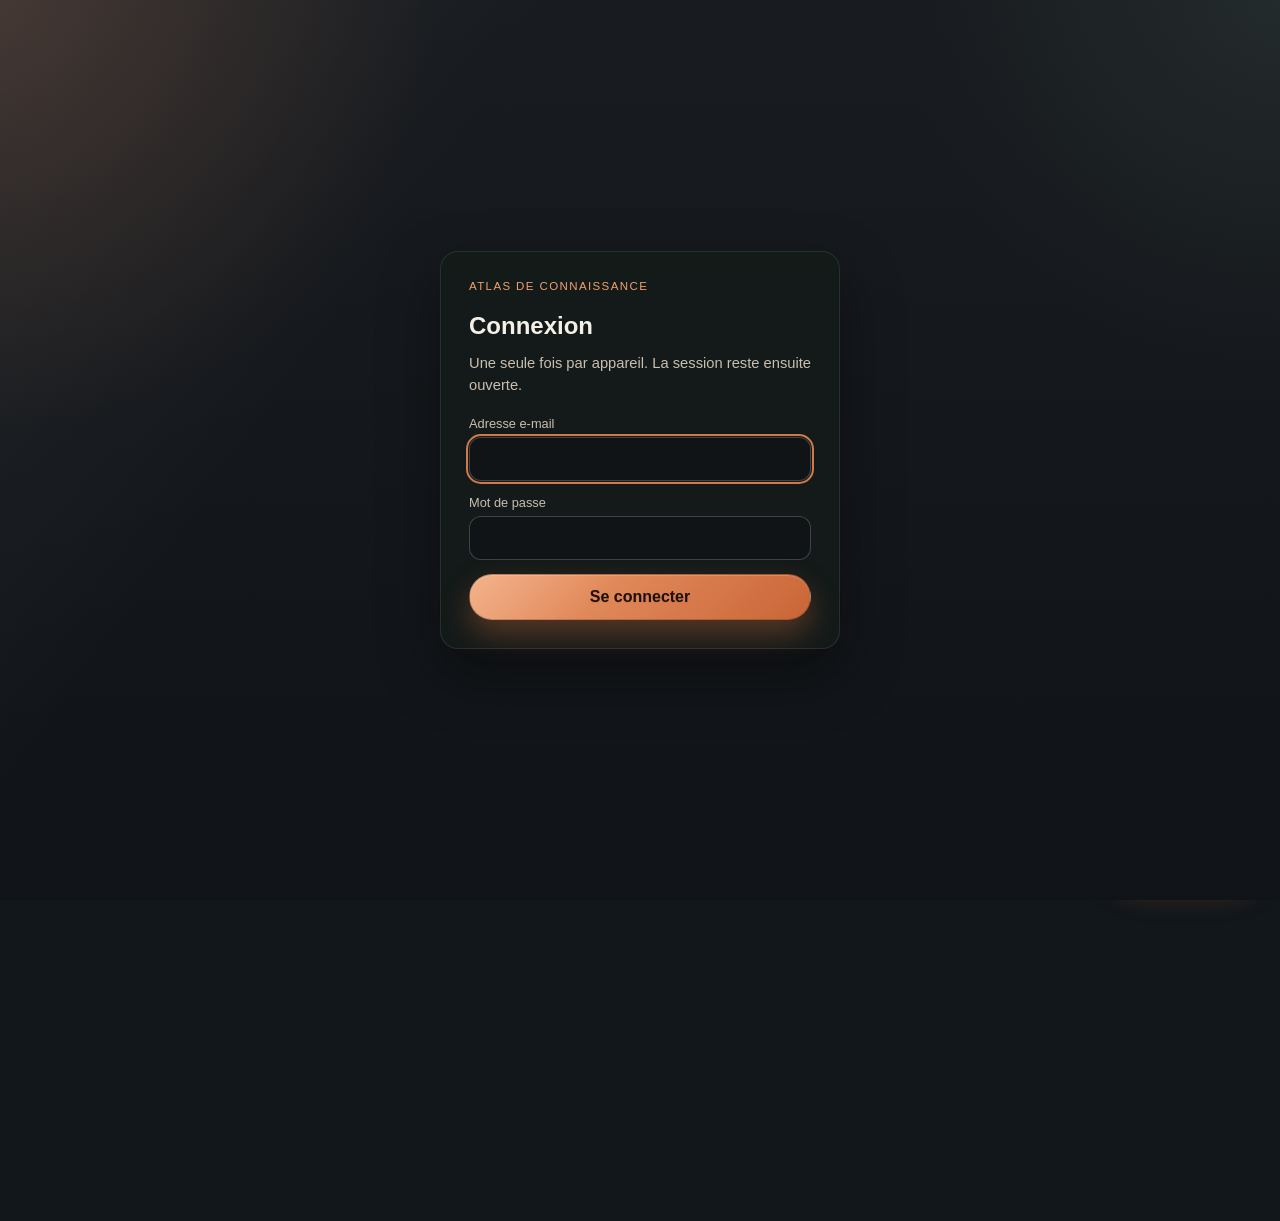
<file: index.html>
<!DOCTYPE html>
<html lang="fr">
  <head>
    <meta charset="UTF-8" />
    <meta
      name="viewport"
      content="width=device-width, initial-scale=1.0, maximum-scale=1.0, interactive-widget=resizes-content"
    />
    <title>Atlas de Connaissance</title>
    <meta name="theme-color" content="#bf5b2c" />
    <script>
      (function applyStoredTheme() {
        try {
          const themeKey = "atlas-connaissance-theme";
          const presetKey = "atlas-connaissance-theme-preset";
          const presetModes = {
            "classic-dark": "dark",
            "classic-light": "light",
            forest: "dark",
            ocean: "dark",
            terracotta: "light",
            atelier: "light",
          };
          const presetColors = {
            "classic-dark": "#12171b",
            "classic-light": "#f4eadc",
            forest: "#0f1913",
            ocean: "#071923",
            terracotta: "#f3dfcf",
            atelier: "#e4ebe6",
          };
          const storedTheme = window.localStorage.getItem(themeKey);
          let preset = window.localStorage.getItem(presetKey);
          let theme = storedTheme;

          if (!preset || !theme) {
            const raw = window.localStorage.getItem("atlas-connaissance-app");
            if (raw) {
              const parsed = JSON.parse(raw);
              preset = preset || parsed?.settings?.themePreset;
              theme = theme || parsed?.settings?.theme;
            }
          }

          if (!presetModes[preset]) {
            preset = theme === "light" ? "classic-light" : "classic-dark";
          }

          theme = presetModes[preset];
          const isDark = theme === "dark";
          document.documentElement.dataset.theme = isDark ? "dark" : "light";
          document.documentElement.dataset.themePreset = preset;
          document.documentElement.classList.toggle("theme-dark", isDark);
          document.querySelector('meta[name="theme-color"]')?.setAttribute(
            "content",
            presetColors[preset]
          );
        } catch (error) {
          document.documentElement.dataset.theme = "dark";
          document.documentElement.dataset.themePreset = "classic-dark";
          document.documentElement.classList.add("theme-dark");
        }
      })();
    </script>
    <link rel="manifest" href="./manifest.webmanifest" />
    <!-- Les six feuilles partent en parallele. Elles etaient auparavant
         chainees par @import depuis un styles.css, ce qui imposait un
         aller-retour reseau de plus avant meme de les decouvrir. L'ordre est
         celui des @import d'origine, la cascade est identique. -->
    <link rel="stylesheet" href="./styles/tokens.css?v=147" />
    <link rel="stylesheet" href="./styles/base.css?v=147" />
    <link rel="stylesheet" href="./styles/layout.css?v=147" />
    <link rel="stylesheet" href="./styles/components.css?v=147" />
    <link rel="stylesheet" href="./styles/features.css?v=147" />
    <link rel="stylesheet" href="./styles/themes.css?v=147" />
  </head>
  <body>
    <div class="shell">
      <aside id="mobile-sidebar" class="sidebar">
        <div class="sidebar-mobile-head">
          <button id="sidebar-drawer-close" class="button" type="button">Fermer</button>
        </div>
        <div class="brand">
          <h1 class="eyebrow brand-kicker">Atlas personnel</h1>
        </div>

        <section id="sidebar-library" class="sidebar-panel is-active">
          <div class="sidebar-card sidebar-card-plain">
            <div class="section-heading">
              <span id="page-count" class="pill"></span>
              <button id="filters-toggle-button" class="button button-inline button-ghost" type="button">
                Filtres
              </button>
            </div>

            <label class="field-label" for="search-input">Recherche</label>
            <div class="search-field">
              <input
                id="search-input"
                class="text-input"
                type="search"
                placeholder="Titre, tag ou contenu"
              />
              <button
                id="search-clear"
                class="search-clear"
                type="button"
                aria-label="Effacer la recherche"
              >
                &times;
              </button>
            </div>

            <div class="sidebar-folder-shortcut">
              <button
                id="sidebar-new-folder-toggle"
                class="button sidebar-folder-toggle"
                type="button"
                aria-expanded="false"
                aria-controls="sidebar-folder-form"
              >
                <span class="sidebar-folder-icon" aria-hidden="true">
                  <svg viewBox="0 0 24 24" role="presentation">
                    <path d="M4 7h6l2 2h8v9a2 2 0 0 1-2 2H6a2 2 0 0 1-2-2z" />
                    <path d="M12 12v5M9.5 14.5h5" />
                  </svg>
                </span>
                <span>Nouveau dossier</span>
              </button>
              <form id="sidebar-folder-form" class="sidebar-folder-form is-hidden">
                <label class="field-label" for="sidebar-folder-name">Nom du dossier</label>
                <input
                  id="sidebar-folder-name"
                  class="text-input"
                  type="text"
                  maxlength="80"
                  autocomplete="off"
                  placeholder="Ex. Voyages"
                />
                <p id="sidebar-folder-error" class="sidebar-folder-error is-hidden" aria-live="polite"></p>
                <div class="sidebar-folder-actions">
                  <button id="sidebar-folder-cancel" class="button button-ghost" type="button">
                    Annuler
                  </button>
                  <button class="button button-primary" type="submit">Creer</button>
                </div>
              </form>
            </div>

            <div id="filters-panel" class="stack-actions is-hidden">
              <label>
                <span class="field-label">Type de page</span>
                <select id="type-filter" class="select-input">
                  <option value="all">Tous les types</option>
                </select>
              </label>

              <label>
                <span class="field-label">Tag</span>
                <select id="tag-filter" class="select-input">
                  <option value="all">Tous les tags</option>
                </select>
              </label>

              <label class="toggle-row" for="favorites-filter">
                <input id="favorites-filter" type="checkbox" />
                <span>Epingles seulement</span>
              </label>

              <button id="clear-filters-button" class="button button-inline" type="button">
                Reinitialiser
              </button>
            </div>
            <div id="knowledge-list" class="knowledge-list"></div>
          </div>
        </section>

      </aside>
      <button
        id="sidebar-drawer-backdrop"
        class="sidebar-drawer-backdrop is-hidden"
        type="button"
        aria-label="Fermer le volet lateral"
      ></button>

      <main class="main-layout">
        <div class="top-navigation">
          <button
            id="sidebar-drawer-open"
            class="sidebar-launcher"
            type="button"
            aria-expanded="false"
            aria-controls="mobile-sidebar"
          >
            <span class="utility-launcher-icon" aria-hidden="true">
              <svg viewBox="0 0 24 24" role="presentation">
                <path d="M4 7h16M4 12h16M4 17h16" />
              </svg>
            </span>
            <span class="utility-launcher-label">Bibliotheque</span>
          </button>

          <nav class="tabs" aria-label="Sections principales">
            <button class="tab is-active" data-tab="feed" type="button">
              <span class="tab-icon" aria-hidden="true">
                <svg viewBox="0 0 24 24" role="presentation">
                  <path d="M5 18c2.8-3.2 5.1-4.8 7-4.8s4.2 1.6 7 4.8" />
                  <path d="M7 8.5c1.8-1.5 3.5-2.2 5-2.2s3.2.7 5 2.2" />
                  <path d="M10 12h4" />
                </svg>
              </span>
              <span class="tab-label">Feed</span>
            </button>
            <button class="tab" data-tab="knowledge" type="button">
              <span class="tab-icon" aria-hidden="true">
                <svg viewBox="0 0 24 24" role="presentation">
                  <path d="M6 4h9l3 3v13H6z" />
                  <path d="M15 4v3h3" />
                </svg>
              </span>
              <span class="tab-label">Pages</span>
            </button>
            <button class="tab" data-tab="visualization" type="button">
              <span class="tab-icon" aria-hidden="true">
                <svg viewBox="0 0 24 24" role="presentation">
                  <path d="M7 7h.01M17 7h.01M12 17h.01" />
                  <path d="M7 7l10 0M7 7l5 10M17 7l-5 10" />
                  <circle cx="7" cy="7" r="2.5" />
                  <circle cx="17" cy="7" r="2.5" />
                  <circle cx="12" cy="17" r="2.5" />
                </svg>
              </span>
              <span class="tab-label">Visualisation</span>
            </button>
            <button class="tab" data-tab="quiz" type="button">
              <span class="tab-icon" aria-hidden="true">
                <svg viewBox="0 0 24 24" role="presentation">
                  <path d="M9.5 9a2.5 2.5 0 1 1 3.7 2.2c-.9.5-1.2 1-1.2 1.8" />
                  <path d="M12 17h.01" />
                  <circle cx="12" cy="12" r="9" />
                </svg>
              </span>
              <span class="tab-label">Revision</span>
            </button>
            <button id="mobile-search-button" class="tab tab-search" type="button">
              <span class="tab-icon" aria-hidden="true">
                <svg viewBox="0 0 24 24" role="presentation">
                  <circle cx="11" cy="11" r="6" />
                  <path d="M16 16l4 4" />
                </svg>
              </span>
              <span class="tab-label">Recherche</span>
            </button>
          </nav>

          <img
            id="atlas-logo"
            class="atlas-logo"
            src="./assets/atlas-logo.png"
            alt="Atlas"
            width="444"
            height="155"
          />

          <button id="new-full-page-button" class="utility-launcher is-hidden" type="button">
            <span id="new-full-page-icon" class="utility-launcher-icon" aria-hidden="true">
              <svg viewBox="0 0 24 24" role="presentation">
                <path d="M6 5h10l2 2v12H6z" />
                <path d="M9 5v5h6V5" />
                <path d="M9 19v-5h6v5" />
              </svg>
            </span>
            <span id="new-full-page-label">Enregistrer</span>
          </button>

          <button
            id="utility-drawer-open"
            class="utility-launcher"
            type="button"
            aria-label="À faire"
            aria-expanded="false"
            aria-controls="utility-drawer"
          >
            <span class="utility-launcher-icon" aria-hidden="true">
              <svg viewBox="0 0 24 24" role="presentation">
                <path d="M4 6.5l1.5 1.5L8 5.5M10.5 7h9" />
                <path d="M4 12.5l1.5 1.5L8 11.5M10.5 13h9" />
                <path d="M4 18.5l1.5 1.5L8 17.5M10.5 19h9" />
              </svg>
            </span>
            <span class="utility-launcher-label">À faire</span>
          </button>
        </div>

        <section id="feed-tab" class="tab-panel is-active">
          <div class="feed-layout" aria-label="Feed des pages">
            <div id="feed-refresh-indicator" class="feed-refresh-indicator" aria-hidden="true"></div>
            <header class="feed-toolbar">
              <div class="feed-toolbar-actions">
                <div class="segmented-control" aria-label="Mode du feed">
                  <button class="is-active" data-feed-mode="random" type="button">Aleatoire</button>
                  <button data-feed-mode="foryou" type="button">Pour toi</button>
                </div>
                <button
                  id="feed-filters-toggle"
                  class="feed-filters-toggle"
                  type="button"
                  aria-expanded="false"
                  aria-controls="feed-filter-bar"
                  aria-label="Filtres du feed"
                  title="Filtres"
                >
                  <svg viewBox="0 0 24 24" aria-hidden="true" role="presentation">
                    <path d="M4 6h16M7 12h10M10 18h4" />
                  </svg>
                  <span id="feed-filters-count" class="feed-filters-count" aria-hidden="true"></span>
                </button>
              </div>
              <span id="feed-count" class="feed-count"></span>
            </header>
            <section id="feed-filter-bar" class="feed-filter-bar is-hidden" aria-label="Filtres du feed">
              <div class="search-field">
                <input
                  id="feed-search-input"
                  class="feed-filter-input"
                  type="search"
                  placeholder="Filtrer le feed"
                />
                <button
                  id="feed-search-clear"
                  class="search-clear"
                  type="button"
                  aria-label="Effacer la recherche du feed"
                >
                  &times;
                </button>
              </div>
              <select id="feed-type-filter" class="feed-filter-select" aria-label="Type de page"></select>
              <label class="feed-filter-toggle" for="feed-favorites-filter">
                <input id="feed-favorites-filter" type="checkbox" />
                <span>Epingles</span>
              </label>
              <label class="feed-filter-toggle" for="feed-folders-filter">
                <input id="feed-folders-filter" type="checkbox" checked />
                <span>Masquer les dossiers</span>
              </label>
              <div class="feed-tag-filter-control">
                <button
                  id="feed-tag-filter-button"
                  class="feed-tag-filter-button"
                  type="button"
                  aria-expanded="false"
                  aria-controls="feed-tag-filter-popover"
                >
                  Tags masques
                  <span id="feed-excluded-count" class="feed-excluded-count" aria-hidden="true"></span>
                </button>
                <div id="feed-tag-filter-popover" class="feed-tag-filter-popover is-hidden">
                  <div id="feed-excluded-tags" class="feed-excluded-tags" aria-label="Tags masques"></div>
                </div>
              </div>
              <button id="feed-clear-filters" class="feed-filter-clear" type="button">Effacer</button>
            </section>
            <div id="feed-list" class="feed-list"></div>
          </div>
        </section>

        <section id="knowledge-tab" class="tab-panel">
          <div id="knowledge-workspace" class="workspace">
            <section class="panel panel-editor">
              <div class="panel-header">
                <div>
                  <p class="eyebrow">Edition</p>
                </div>
                <div class="inline-actions editor-document-actions" aria-label="Actions de la page">
                  <button
                    id="delete-active-note-button"
                    class="button button-danger button-mobile-icon"
                    type="button"
                    title="Supprimer la page"
                  >
                    <span class="button-icon" aria-hidden="true">
                      <svg viewBox="0 0 24 24" role="presentation">
                        <path d="M4 7h16" />
                        <path d="M10 11v6M14 11v6" />
                        <path d="M6 7l1 13h10l1-13" />
                        <path d="M9 7V5h6v2" />
                      </svg>
                    </span>
                    <span class="button-label">Supprimer</span>
                  </button>
                  <button
                    id="save-button"
                    class="button button-primary button-mobile-icon"
                    type="button"
                    title="Enregistrer"
                  >
                    <span class="button-icon" aria-hidden="true">
                      <svg viewBox="0 0 24 24" role="presentation">
                        <path d="M6 5h10l2 2v12H6z" />
                        <path d="M9 5v5h6V5" />
                        <path d="M9 19v-5h6v5" />
                      </svg>
                    </span>
                    <span class="button-label">Enregistrer</span>
                  </button>
                  <a
                    id="voice-launcher"
                    class="button button-ghost button-mobile-icon"
                    href="./voice.html"
                    title="Dicter une note"
                  >
                    <span class="button-icon" aria-hidden="true">
                      <svg viewBox="0 0 24 24" role="presentation">
                        <path d="M12 4a2.5 2.5 0 0 1 2.5 2.5v5a2.5 2.5 0 0 1-5 0v-5A2.5 2.5 0 0 1 12 4z" />
                        <path d="M6.5 11.5a5.5 5.5 0 0 0 11 0M12 17v3" />
                      </svg>
                    </span>
                    <span class="button-label">Dicter</span>
                  </a>
                  <button
                    id="cancel-note-button"
                    class="button button-ghost button-mobile-icon is-hidden"
                    type="button"
                    title="Annuler les modifications"
                  >
                    <span class="button-icon" aria-hidden="true">
                      <svg viewBox="0 0 24 24" role="presentation">
                        <path d="M6 6l12 12M18 6L6 18" />
                      </svg>
                    </span>
                    <span class="button-label">Annuler</span>
                  </button>
                </div>
              </div>

              <div class="form-grid editor-title-field">
                <div>
                  <label class="field-label" for="note-title">Titre</label>
                  <span class="title-field-row">
                    <input id="note-title" class="text-input" type="text" placeholder="Titre" />
                    <label class="favorite-star-toggle" for="note-favorite" title="Epingler la page" aria-label="Epingler la page">
                      <input id="note-favorite" type="checkbox" />
                      <span aria-hidden="true">☆</span>
                    </label>
                  </span>
                </div>

              </div>

              <div id="editor-metadata-panel" class="editor-metadata-panel">
                <div class="editor-metadata-reveal" aria-hidden="true">
                  <span></span>
                </div>

                <div class="form-grid form-grid-meta">
                <label>
                  <span class="field-label">Type</span>
                  <select id="note-type" class="select-input">
                    <option value="concept">Concept</option>
                    <option value="definition">Definition</option>
                    <option value="person">Personne</option>
                    <option value="event">Evenement</option>
                    <option value="experience">Experience</option>
                    <option value="daily">Daily</option>
                    <option value="folder">Dossier</option>
                    <option value="hub">Hub</option>
                    <option value="procedure">Procedure</option>
                    <option value="question">Question</option>
                  </select>
                </label>

                <label>
                  <span class="field-label">Tags</span>
                  <input
                    id="note-tags"
                    class="text-input"
                    type="text"
                    placeholder="memoire, biologie, projet"
                  />
                  <div id="note-tag-suggestions" class="tag-suggestion-list is-hidden"></div>
                </label>

                <label class="editor-classify-toggle is-hidden">
                  <input id="note-direct-classify" type="checkbox" />
                  <span>
                    <strong>Classer directement</strong>
                    <small>Sinon elle ira dans « à trier » par défaut.</small>
                  </span>
                </label>

                <div class="editor-parent-field is-hidden">
                  <label class="editor-parent-label">
                    <span class="field-label">Emplacement</span>
                    <select id="note-parent" class="select-input">
                      <option value="">Choisir un dossier</option>
                    </select>
                  </label>
                  <div
                    id="ai-placement-suggestion"
                    class="editor-placement-suggestion is-hidden"
                    aria-live="polite"
                  ></div>
                  <button
                    id="ai-placement-button"
                    class="button button-inline button-flat editor-placement-button"
                    type="button"
                  >
                    Proposer un emplacement
                  </button>
                </div>
                </div>

                <div id="structured-fields-panel" class="note-detail-panel">
                <input id="note-has-date" type="hidden" />
                <div class="date-editor-grid">
                  <label id="note-date-mode-label">
                    <span class="field-label">Type de date</span>
                    <select id="note-date-mode" class="select-input">
                      <option value="none">Aucune</option>
                      <option value="reference">Date de reference</option>
                      <option value="life">Naissance et deces</option>
                      <option value="range">Date debut-fin</option>
                    </select>
                  </label>

                  <div id="generic-date-fields" class="note-detail-group date-fields-grid is-hidden">
                    <label id="note-date-single-label">
                      <span id="note-date-single-copy" class="field-label">Date de reference</span>
                      <input
                        id="note-date-single"
                        class="text-input"
                        type="text"
                        inputmode="decimal"
                        placeholder="14071789"
                      />
                    </label>

                    <label id="note-date-start-label" class="is-hidden">
                      <span class="field-label">Date de debut</span>
                      <input
                        id="note-date-start"
                        class="text-input"
                        type="text"
                        inputmode="decimal"
                        placeholder="14071789"
                      />
                    </label>

                    <label id="note-date-end-label" class="is-hidden">
                      <span class="field-label">Date de fin</span>
                      <input
                        id="note-date-end"
                        class="text-input"
                        type="text"
                        inputmode="decimal"
                        placeholder="14071789"
                      />
                    </label>

                    <p class="date-format-hint">
                      Chiffres a la suite : 8 pour un jour, 6 pour un mois, 4 pour
                      une annee. Les separateurs restent facultatifs.
                    </p>
                  </div>
                </div>
                </div>
                <p id="editor-updated-at" class="editor-updated-at"></p>
              </div>

              <section class="editor-label" aria-labelledby="note-content-label">
                <span id="note-content-label" class="field-label">Contenu</span>
                <div class="editor-mini-actions">
                  <button
                    id="ai-assist-button"
                    class="button button-inline button-flat"
                    type="button"
                    title="Reformuler avec Gemini"
                  >
                    <span class="button-icon" aria-hidden="true">
                      <svg viewBox="0 0 24 24" role="presentation">
                        <path d="M12 3l1.5 4.5L18 9l-4.5 1.5L12 15l-1.5-4.5L6 9l4.5-1.5z" />
                        <path d="M18.5 15l.8 2.2 2.2.8-2.2.8-.8 2.2-.8-2.2-2.2-.8 2.2-.8z" />
                      </svg>
                    </span>
                    <span class="button-label">Reformuler</span>
                  </button>
                  <button
                    id="ai-undo-button"
                    class="button button-inline button-flat is-hidden"
                    type="button"
                    title="Annuler la reformulation"
                  >
                    <span class="button-icon" aria-hidden="true">
                      <svg viewBox="0 0 24 24" role="presentation">
                        <path d="M9 7H5v-4" />
                        <path d="M5 7c2-2.5 4.5-3.7 7.5-3.5A8 8 0 1 1 6 16" />
                      </svg>
                    </span>
                    <span class="button-label">Annuler reformulation</span>
                  </button>
                </div>
                <div class="editor-toolbar" role="toolbar" aria-label="Mise en forme">
                  <button class="button button-inline" data-format-action="bullet" type="button" title="Puce">
                    Puce
                  </button>
                  <button class="button button-inline" data-format-action="checklist" type="button" title="Case a cocher">
                    Case
                  </button>
                  <button class="button button-inline" data-format-action="heading-1" type="button" title="Titre">
                    Titre
                  </button>
                  <button class="button button-inline" data-format-action="heading-2" type="button" title="Sous-titre">
                    Sous-titre
                  </button>
                  <button class="button button-inline" data-format-action="bold" type="button" title="Gras">
                    Gras
                  </button>
                  <button class="button button-inline" data-format-action="italic" type="button" title="Italique">
                    Italique
                  </button>
                  <button class="button button-inline" data-format-action="underline" type="button" title="Souligne">
                    Souligne
                  </button>
                  <button class="button button-inline" data-format-action="link" type="button" title="Lien">
                    Lien
                  </button>
                  <button class="button button-inline" data-format-action="today" type="button" title="Date">
                    Date
                  </button>
                  <button
                    id="editor-questions-button"
                    class="button button-inline"
                    type="button"
                    title="Questions de la page"
                  >
                    Questions
                  </button>
                </div>
                <textarea
                  id="note-content"
                  class="editor"
                  aria-labelledby="note-content-label"
                  spellcheck="false"
                  placeholder="Utilisez [[Nom de page]] pour creer un lien."
                ></textarea>
              </section>

              <div class="editor-secondary-actions is-hidden">
                <span id="ai-editor-status" class="pill pill-soft">IA locale</span>
              </div>

              <div
                id="ai-fact-check"
                class="ai-fact-check is-hidden"
                aria-live="polite"
              ></div>

              <div class="link-section quiz-bank-panel">
                <div class="section-heading">
                  <div>
                    <p class="eyebrow">Questions de quiz</p>
                    <h4>Tableau de la note</h4>
                  </div>
                  <div class="section-actions">
                    <button id="ai-questions-button" class="button button-inline button-flat" type="button">
                      Generer les questions
                    </button>
                    <button
                      id="add-quiz-question-button"
                      class="button button-primary button-inline"
                      type="button"
                    >
                      Ajouter une ligne
                    </button>
                  </div>
                </div>
                <div class="table-shell quiz-bank-shell">
                  <table class="data-table quiz-bank-table">
                    <colgroup>
                      <col style="width: 28px" />
                      <col style="width: 58%" />
                      <col style="width: 42%" />
                    </colgroup>
                    <thead><tr><th></th><th>Question</th><th>Reponses</th></tr></thead>
                    <tbody id="note-quiz-questions-body"></tbody>
                  </table>
                </div>
              </div>
            </section>

            <section class="panel panel-preview">
              <div id="preview-card" class="preview-note-card">
                <div class="preview-note-card-header">
                  <h3 id="preview-title" class="preview-note-title">Apercu</h3>
                  <div class="inline-actions">
                    <button id="note-mode-toggle" class="button button-mobile-icon" type="button">
                      <span class="button-icon" aria-hidden="true">
                        <svg viewBox="0 0 24 24" role="presentation">
                          <path d="M4 17.5V20h2.5L17 9.5 14.5 7z" />
                          <path d="M13.5 8L16 5.5 18.5 8 16 10.5" />
                        </svg>
                      </span>
                      <span class="button-label">Editer</span>
                    </button>
                    <span id="note-status" class="pill pill-soft is-hidden" hidden></span>
                  </div>
                </div>
                <div id="preview-meta-top" class="meta-row"></div>
                <div id="preview-children" class="preview-children is-hidden"></div>
                <article id="preview-content" class="rendered-note"></article>
                <div id="preview-meta-bottom" class="meta-row"></div>
                <div id="preview-tags" class="tag-list"></div>
              </div>
              <div class="link-section preview-quiz-panel">
                <h4>Questions de la note</h4>
                <div class="table-shell quiz-preview-shell">
                  <table class="data-table quiz-preview-table">
                    <colgroup>
                      <col style="width: 58%" />
                      <col style="width: 42%" />
                    </colgroup>
                    <thead>
                      <tr>
                        <th>Question</th>
                        <th>Reponses</th>
                      </tr>
                    </thead>
                    <tbody id="preview-quiz-questions-body"></tbody>
                  </table>
                </div>
              </div>
            </section>

            <section class="panel panel-links">
              <div class="panel-header">
                <div>
                  <p class="eyebrow">Connexions</p>
                  <h3>Liens de la page</h3>
                </div>
              </div>

              <div class="link-section">
                <h4>Liens sortants</h4>
                <div id="outgoing-links" class="chip-list"></div>
              </div>

              <div class="link-section">
                <h4>Backlinks</h4>
                <div id="backlinks" class="chip-list"></div>
              </div>

              <div class="link-section">
                <h4>Hierarchie</h4>
                <div id="hierarchy-links" class="chip-list"></div>
              </div>

              <div class="link-section">
                <h4>Contexte des backlinks</h4>
                <div id="backlink-contexts" class="insight-list"></div>
              </div>

              <div class="link-section">
                <h4>Liens suggeres</h4>
                <div id="suggested-links" class="chip-list"></div>
              </div>

              <div class="link-section">
                <h4>Plan de page</h4>
                <div id="note-outline" class="chip-list"></div>
              </div>
            </section>
          </div>
        </section>

        <section id="visualization-tab" class="tab-panel">
          <div class="mode-switcher quiz-view-switcher graph-mode-switcher" aria-label="Navigation visualisation">
            <button class="quiz-view-button graph-mode-button is-active" data-visualization-mode="graph" type="button">
              <strong>Graphe</strong>
            </button>
            <button class="quiz-view-button graph-mode-button" data-visualization-mode="timeline" type="button">
              <strong>Frise</strong>
            </button>
          </div>
        </section>

        <section id="graph-tab" class="tab-panel">
          <div class="graph-layout">
            <section class="panel graph-panel">
              <div class="panel-header">
                <div>
                  <p class="eyebrow">Carte vivante</p>
                </div>
                <div id="graph-controls" class="inline-actions graph-controls">
                  <label class="toggle-row" for="graph-show-tags">
                    <input id="graph-show-tags" type="checkbox" />
                    <span>Tags</span>
                  </label>
                  <select id="graph-tag-filter" class="select-input select-inline">
                    <option value="all">Tous les tags</option>
                  </select>
                  <select id="graph-focus-mode" class="select-input select-inline">
                    <option value="all">Tout le reseau</option>
                    <option value="neighbors">Voisinage actif</option>
                  </select>
                  <button id="reset-graph-button" class="button">
                    Recentrer
                  </button>
                </div>
              </div>
              <div class="graph-stage">
                <button
                  id="graph-filter-toggle"
                  class="button graph-filter-toggle"
                  type="button"
                  aria-expanded="false"
                  aria-controls="graph-controls"
                  aria-label="Ouvrir les filtres du graphe"
                >
                  <svg viewBox="0 0 24 24" role="presentation" aria-hidden="true">
                    <path d="M4 7h10" />
                    <path d="M18 7h2" />
                    <circle cx="16" cy="7" r="2" />
                    <path d="M4 17h2" />
                    <path d="M10 17h10" />
                    <circle cx="8" cy="17" r="2" />
                  </svg>
                </button>
                <svg
                  id="graph-canvas"
                  class="graph-canvas"
                  viewBox="0 0 960 620"
                  role="img"
                  aria-label="Visualisation des liens entre les pages"
                ></svg>
                <div class="graph-zoom-stack">
                  <button id="graph-zoom-in-button" class="button" type="button">
                    +
                  </button>
                  <button id="graph-zoom-out-button" class="button" type="button">
                    -
                  </button>
                </div>
              </div>
            </section>

</div>
        </section>

        <section id="quiz-tab" class="tab-panel">
          <div class="quiz-universe">
            <div class="quiz-view-switcher" aria-label="Navigation quiz">
              <button class="quiz-view-button" data-quiz-view="play" type="button">
                Quiz
              </button>
              <button class="quiz-view-button is-active" data-quiz-view="stats" type="button">
                Stat
              </button>
            </div>

            <section id="quiz-dashboard" class="quiz-dashboard" aria-label="Statistiques des quiz">
              <div class="quiz-command-hero">
                <div>
                  <p class="quiz-game-kicker">Revision active</p>
                  <h2>Tableau de bord quiz</h2>
                  <p>
                    Suivez les questions jamais vues, les points faibles et les victoires du joueur.
                  </p>
                </div>
                <div class="quiz-hero-side">
                  <div class="quiz-aster quiz-aster-hero quiz-aster-anchor" data-aster-anchor="hero" aria-hidden="true">
                    <span class="quiz-aster-speech">Je suis la !</span>
                    <div class="quiz-aster-drift">
                      <span class="quiz-aster-glow"></span>
                      <div class="quiz-aster-core">
                        <img class="quiz-aster-image" src="./assets/mascot/aster-neutral.png" alt="" loading="lazy" />
                      </div>
                    </div>
                  </div>
                  <div class="quiz-hero-meter" aria-hidden="true">
                    <span>?</span>
                  </div>
                </div>
              </div>
            </section>

            <div class="quiz-layout">
              <section id="quiz-controls" class="panel quiz-controls">
                <div class="panel-header">
                  <div class="quiz-controls-head">
                    <div class="quiz-controls-copy">
                      <p class="quiz-game-kicker">Aster veille</p>
                      <h3 class="quiz-launch-title">Générateur de quiz</h3>
                    </div>
                    <div class="quiz-aster quiz-aster-setup quiz-aster-anchor" data-aster-anchor="setup" aria-hidden="true">
                      <span class="quiz-aster-speech">On y va !</span>
                      <div class="quiz-aster-drift">
                        <span class="quiz-aster-glow"></span>
                        <div class="quiz-aster-core">
                          <img class="quiz-aster-image" src="./assets/mascot/aster-neutral.png" alt="" loading="lazy" />
                        </div>
                      </div>
                    </div>
                  </div>
                </div>

                <label>
                  <span class="field-label">Pages a inclure</span>
                  <select id="quiz-scope" class="select-input">
                    <option value="all">Toutes les pages</option>
                    <option value="current">Page active</option>
                    <option value="folder">Un dossier</option>
                    <option value="tag">Par tag</option>
                    <option value="due">Pages a revoir</option>
                  </select>
                </label>

                <label id="quiz-folder-wrapper" class="is-hidden">
                  <span class="field-label">Dossier cible</span>
                  <select id="quiz-folder" class="select-input">
                    <option value="">Choisir un dossier</option>
                  </select>
                </label>

                <label id="quiz-tag-wrapper" class="is-hidden">
                  <span class="field-label">Tag cible</span>
                  <input
                    id="quiz-tag"
                    class="text-input"
                    type="text"
                    placeholder="ex: memoire"
                  />
                </label>

                <label>
                  <span class="field-label">Ciblage</span>
                  <select id="quiz-mode" class="select-input">
                    <option value="mixed">Toutes les questions</option>
                    <option value="priority">Priorite apprentissage</option>
                    <option value="new">Jamais vues</option>
                    <option value="difficult">Difficiles</option>
                    <option value="intermediate">Intermediaires</option>
                    <option value="easy">Maitrisees</option>
                  </select>
                </label>

                <label>
                  <span class="field-label">Nombre de questions</span>
                  <input
                    id="quiz-amount"
                    class="text-input"
                    type="number"
                    min="3"
                    max="20"
                    value="10"
                  />
                </label>

                <button id="generate-quiz-button" class="button button-primary">
                  Créer le quiz
                </button>
              </section>

              <section class="panel quiz-panel">
                <div class="panel-header">
                  <div>
                    <p class="eyebrow">Session</p>
                    <h3 id="quiz-title">Aucun quiz cree</h3>
                  </div>
                  <span id="quiz-progress" class="pill pill-soft">0 / 0</span>
                </div>

                <article id="quiz-card" class="quiz-card empty-state">
                  Les questions ecrites apparaitront ici ligne par ligne.
                </article>

                <div id="quiz-summary" class="quiz-summary"></div>
              </section>
            </div>
          </div>
        </section>

        <section id="todos-tab" class="tab-panel">
          <div class="todo-page-layout">
            <section class="panel todo-page-panel">
              <div class="panel-header todo-page-header">
                <div>
                  <p class="eyebrow">Liste personnelle</p>
                  <h2>Toutes les tâches</h2>
                  <p class="helper-copy">Une ligne saisie ou collée crée automatiquement une case.</p>
                </div>
                <div class="todo-page-summary">
                  <strong id="todo-page-count">Tout est fait</strong>
                  <button id="todo-clear-completed" class="button button-ghost is-hidden" type="button">
                    Effacer les terminées
                  </button>
                </div>
              </div>

              <form id="todo-page-form" class="todo-page-entry-form">
                <textarea
                  id="todo-page-input"
                  class="text-input todo-input"
                  rows="2"
                  maxlength="4000"
                  placeholder="Écrire une tâche ou coller une liste…"
                  aria-label="Nouvelles tâches sur la page"
                ></textarea>
                <div class="todo-page-entry-actions">
                  <select
                    id="todo-page-category"
                    class="select-input select-inline"
                    aria-label="Catégorie de la nouvelle tâche"
                  ></select>
                  <button id="todo-page-add-button" class="button button-primary" type="submit">
                    Ajouter
                  </button>
                </div>
              </form>

              <form id="todo-category-form" class="todo-category-form">
                <input
                  id="todo-category-input"
                  class="text-input"
                  type="text"
                  maxlength="80"
                  placeholder="Nouvelle catégorie…"
                  aria-label="Nom de la nouvelle catégorie"
                />
                <button id="todo-category-add-button" class="button button-ghost" type="submit">
                  Créer la catégorie
                </button>
              </form>

              <div id="todo-page-groups" class="todo-page-groups"></div>
            </section>
          </div>
        </section>

        <section id="settings-tab" class="tab-panel">
          <div class="templates-layout">
            <section id="theme-settings-panel" class="panel theme-settings-panel">
              <div class="panel-header">
                <div>
                  <p class="eyebrow">Ambiance visuelle</p>
                  <h3>Choisir un theme</h3>
                </div>
                <span id="theme-preference-status" class="pill pill-soft">Enregistre automatiquement</span>
              </div>

              <p class="theme-settings-copy">
                Chaque univers adapte les fonds, les surfaces, les contrastes et les couleurs d'accent.
              </p>

              <div class="theme-preset-grid" role="group" aria-label="Themes de l'application">
                <button class="theme-preset-card" data-theme-preset="classic-dark" type="button" aria-pressed="false">
                  <span class="theme-preset-preview" aria-hidden="true"><i></i><i></i><i></i></span>
                  <span class="theme-preset-copy"><strong>Classique nuit</strong><small>Le style sombre actuel, chaleureux et concentre.</small></span>
                  <span class="theme-preset-active">Actif</span>
                </button>
                <button class="theme-preset-card" data-theme-preset="classic-light" type="button" aria-pressed="false">
                  <span class="theme-preset-preview" aria-hidden="true"><i></i><i></i><i></i></span>
                  <span class="theme-preset-copy"><strong>Classique clair</strong><small>Le style actuel dans sa version lumineuse et douce.</small></span>
                  <span class="theme-preset-active">Actif</span>
                </button>
                <button class="theme-preset-card" data-theme-preset="forest" type="button" aria-pressed="false">
                  <span class="theme-preset-preview" aria-hidden="true"><i></i><i></i><i></i></span>
                  <span class="theme-preset-copy"><strong>Herbier</strong><small>Vert profond, mousse et papier ancien.</small></span>
                  <span class="theme-preset-active">Actif</span>
                </button>
                <button class="theme-preset-card" data-theme-preset="ocean" type="button" aria-pressed="false">
                  <span class="theme-preset-preview" aria-hidden="true"><i></i><i></i><i></i></span>
                  <span class="theme-preset-copy"><strong>Abysses</strong><small>Bleu encre et turquoise, calme et precis.</small></span>
                  <span class="theme-preset-active">Actif</span>
                </button>
                <button class="theme-preset-card" data-theme-preset="terracotta" type="button" aria-pressed="false">
                  <span class="theme-preset-preview" aria-hidden="true"><i></i><i></i><i></i></span>
                  <span class="theme-preset-copy"><strong>Terre douce</strong><small>Creme, argile et rose poudre pour une lecture chaleureuse.</small></span>
                  <span class="theme-preset-active">Actif</span>
                </button>
                <button class="theme-preset-card" data-theme-preset="atelier" type="button" aria-pressed="false">
                  <span class="theme-preset-preview" aria-hidden="true"><i></i><i></i><i></i></span>
                  <span class="theme-preset-copy"><strong>Atelier</strong><small>Sauge, bleu mineral et blanc casse, plus editorial.</small></span>
                  <span class="theme-preset-active">Actif</span>
                </button>
              </div>
            </section>

            <section class="panel">
              <div class="panel-header">
                <div>
                  <p class="eyebrow">IA personnelle</p>
                  <h3>Gemini local</h3>
                </div>
              </div>

              <div class="link-section">
                <p class="helper-copy">
                  La cle reste sur cet appareil. Tu peux utiliser Gemini directement depuis ton telephone sans backend.
                </p>

                <div class="form-grid">
                  <label>
                    <span class="field-label">Cle API Gemini</span>
                    <input
                      id="ai-api-key"
                      class="text-input"
                      type="password"
                      autocomplete="off"
                      placeholder="AIza..."
                    />
                  </label>

                  <label>
                    <span class="field-label">Modele</span>
                    <input
                      id="ai-model"
                      class="text-input"
                      type="text"
                      placeholder="gemini-3.5-flash"
                    />
                  </label>
                </div>

                <div class="stack-actions compact-actions">
                  <button id="ai-save-button" class="button button-primary" type="button">
                    Enregistrer
                  </button>
                  <button id="ai-test-button" class="button" type="button">
                    Tester la connexion
                  </button>
                  <button id="ai-clear-button" class="button button-ghost" type="button">
                    Effacer la cle
                  </button>
                </div>

                <p id="ai-settings-status" class="helper-copy helper-copy-compact">
                  Aucun acces Gemini configure pour le moment.
                </p>
              </div>
            </section>

            <section class="panel">
              <div class="panel-header">
                <div>
                  <p class="eyebrow">Parametres</p>
                  <h3>Types de pages</h3>
                </div>
              </div>

              <div class="link-section">
                <div class="form-grid">
                  <label>
                    <span class="field-label">Nouveau type</span>
                    <input
                      id="new-type-label"
                      class="text-input"
                      type="text"
                      placeholder="ex: Theorie, Auteur, Oeuvre"
                    />
                  </label>
                  <div class="editor-secondary-actions settings-add-type">
                    <button id="add-type-button" class="button button-primary" type="button">
                      Ajouter le type
                    </button>
                  </div>
                </div>
                <div id="type-settings-list" class="settings-type-list"></div>
              </div>
            </section>

            <section class="panel">
              <div class="panel-header">
                <div>
                  <p class="eyebrow">Parametres</p>
                  <h3>Tags</h3>
                </div>
              </div>

              <div class="link-section">
                <p class="helper-copy">
                  Renomme un tag ici pour le mettre a jour partout dans les filtres, la frise et les
                  pages qui l'utilisent.
                </p>

                <div class="form-grid">
                  <label>
                    <span class="field-label">Tag a renommer</span>
                    <select id="tag-rename-source" class="select-input">
                      <option value="">Choisir un tag</option>
                    </select>
                  </label>

                  <label>
                    <span class="field-label">Nouveau nom</span>
                    <input
                      id="tag-rename-target"
                      class="text-input"
                      type="text"
                      placeholder="ex: memoire"
                    />
                  </label>
                </div>

                <div class="stack-actions compact-actions">
                  <button id="rename-tag-button" class="button button-primary" type="button">
                    Renommer le tag
                  </button>
                </div>
              </div>
            </section>

            <section class="panel">
              <div class="panel-header">
                <div>
                  <p class="eyebrow">Compte</p>
                  <h3>Session Supabase</h3>
                </div>
                <span id="auth-session-status" class="pill pill-soft"></span>
              </div>

              <div class="helper-grid">
                <article class="helper-card">
                  <h4>Appareil connecte</h4>
                  <p>
                    La session reste ouverte tant que tu ne te deconnectes pas.
                    Se deconnecter demandera de saisir le mot de passe au prochain
                    lancement, sur cet appareil uniquement.
                  </p>
                  <div class="stack-actions compact-actions">
                    <button id="auth-sign-out" class="button" type="button">Se deconnecter</button>
                  </div>
                </article>
              </div>
            </section>

            <section class="panel">
              <div class="panel-header">
                <div>
                  <p class="eyebrow">Publication</p>
                  <h3>Centre de publication</h3>
                </div>
              </div>

              <div class="helper-grid">
                <article class="helper-card">
                  <h4>Etat local</h4>
                  <p id="publish-status-copy">
                    Votre espace local contient les brouillons et revisions en cours.
                  </p>
                  <div id="publish-meta" class="meta-row"></div>
                </article>

                <article class="helper-card">
                  <h4>Version en ligne</h4>
                  <p>
                    Publiez un snapshot via <code>knowledge-base.json</code>, puis poussez-le sur GitHub Pages.
                  </p>
                  <div class="stack-actions compact-actions">
                    <button id="download-publish-button" class="button button-primary">
                      Telecharger le snapshot publie
                    </button>
                    <button id="download-backup-button" class="button">
                      Telecharger la sauvegarde complete
                    </button>
                    <button id="download-csv-button" class="button">
                      Telecharger la base CSV
                    </button>
                    <button id="copy-published-link-button" class="button button-ghost">
                      Copier le lien publie
                    </button>
                  </div>
                </article>
              </div>

              <div class="link-section">
                <div class="panel-header">
                  <div>
                    <p class="eyebrow">Protection</p>
                    <h3>Snapshots locaux</h3>
                  </div>
                </div>

                <div class="inline-actions">
                  <button id="save-snapshot-button" class="button button-primary">
                    Enregistrer un snapshot local
                  </button>
                  <button id="restore-latest-snapshot-button" class="button">
                    Restaurer le dernier snapshot
                  </button>
                </div>

                <div id="snapshot-list" class="snapshot-list"></div>
              </div>
            </section>
          </div>
        </section>

        <section id="timeline-tab" class="tab-panel">
          <div class="timeline-layout">
            <section class="panel timeline-controls">
              <div class="panel-header">
                <div>
                  <p class="eyebrow">Lecture visuelle</p>
                  <h3>Frise chronologique</h3>
                </div>
              </div>

              <label>
                <span class="field-label">Source</span>
                <select id="timeline-scope" class="select-input">
                  <option value="folder">Dossier</option>
                  <option value="tag">Tag</option>
                </select>
              </label>

              <label id="timeline-folder-wrapper">
                <span class="field-label">Dossier cible</span>
                <select id="timeline-folder" class="select-input">
                  <option value="">Choisir un dossier</option>
                </select>
              </label>

              <label id="timeline-tag-wrapper" class="is-hidden">
                <span class="field-label">Tag cible</span>
                <select id="timeline-tag" class="select-input">
                  <option value="">Choisir un tag</option>
                </select>
              </label>

            </section>

            <section class="panel timeline-panel">
              <div class="panel-header">
                <div>
                  <p class="eyebrow">Narration</p>
                  <h3 id="timeline-title">Aucune frise preparee</h3>
                </div>
                <span id="timeline-progress" class="pill pill-soft">0 repere</span>
              </div>

              <div id="timeline-summary" class="timeline-summary"></div>
              <div id="timeline-canvas" class="timeline-canvas empty-state">
                La frise apparaitra ici a partir d'un dossier ou d'un tag date.
              </div>
              <div id="timeline-focus" class="timeline-focus"></div>
            </section>
          </div>
        </section>

        <section id="publish-tab" class="tab-panel"></section>

        <section id="sport-tab" class="tab-panel">
          <div class="sport-layout">
            <section class="panel sport-workspace-panel">
              <header class="sport-workspace-header">
                <div class="sport-workspace-title">
                  <p class="eyebrow">Journal d'entrainement</p>
                  <h3>Sport</h3>
                  <p>Une ligne par exercice. Chaque modification est enregistree automatiquement.</p>
                </div>

                <div class="sport-header-actions">
                  <div class="sport-mode-switcher" aria-label="Type de suivi">
                    <button class="is-active" data-sport-mode="performance" type="button">
                      Seance
                    </button>
                    <button data-sport-mode="mass" type="button">
                      Masse
                    </button>
                  </div>
                  <p id="sport-mass-save-status" class="sport-save-status" role="status" aria-live="polite">
                    Enregistrement automatique
                  </p>
                </div>
              </header>

              <div id="sport-mass-panel" class="sport-table-panel">
                <form id="sport-mass-entry-form" class="sport-mass-entry-card" autocomplete="off">
                  <div class="sport-mass-entry-copy">
                    <h4>Nouvelle mesure</h4>
                    <p>Ajoutez-la, le reste est automatique.</p>
                  </div>

                  <div class="sport-mass-entry-fields">
                    <label class="sport-mass-date-field">
                      <span class="field-label">Date</span>
                      <input id="sport-mass-date" class="text-input" type="date" required />
                    </label>

                    <label class="sport-mass-value-field">
                      <span class="field-label">Masse</span>
                      <span class="sport-mass-value-control">
                        <input
                          id="sport-mass-value"
                          class="sport-mass-value-input"
                          type="number"
                          inputmode="decimal"
                          min="20"
                          max="500"
                          step="0.1"
                          placeholder="75,0"
                          aria-label="Masse en kilogrammes"
                          required
                        />
                        <span class="sport-mass-unit">kg</span>
                      </span>
                    </label>

                    <label class="sport-mass-fasted-toggle">
                      <input id="sport-mass-fasted" type="checkbox" />
                      <span>
                        <strong>A jeun</strong>
                        <small>Avant de manger ou boire</small>
                      </span>
                    </label>

                    <button class="button button-primary sport-mass-submit" type="submit">
                      Enregistrer la mesure
                    </button>
                  </div>
                </form>

                <div id="sport-mass-summary" class="sport-mass-summary" aria-live="polite"></div>

                <div class="sport-history-heading">
                  <div>
                    <h4>Historique</h4>
                  </div>
                </div>

                <div class="sport-table-shell">
                  <table class="sport-table sport-mass-table">
                    <thead>
                      <tr>
                        <th>Jour</th>
                        <th>Masse (kg)</th>
                        <th>A jeun</th>
                        <th class="sport-action-header">Action</th>
                      </tr>
                    </thead>
                    <tbody id="sport-mass-body"></tbody>
                  </table>
                </div>
              </div>

              <div id="sport-performance-panel" class="sport-table-panel is-hidden">
                <div class="sport-sheet-toolbar">
                  <div>
                    <strong>Ma seance</strong>
                    <span>Entree passe a la case suivante</span>
                  </div>
                  <div class="sport-sheet-actions">
                    <div class="sport-zoom-controls" aria-label="Zoom du tableau">
                      <button id="sport-zoom-out" type="button" aria-label="Dezoomer le tableau">−</button>
                      <span id="sport-zoom-label">100%</span>
                      <button id="sport-zoom-in" type="button" aria-label="Zoomer le tableau">+</button>
                    </div>
                    <button
                      id="sport-templates-toggle"
                      class="sport-add-row-button"
                      type="button"
                      aria-expanded="false"
                      aria-controls="sport-templates-panel"
                    >
                      Modeles
                    </button>
                    <button
                      id="add-sport-performance-row"
                      class="sport-add-row-button"
                      type="button"
                      aria-label="Ajouter une ligne"
                    >
                      <span aria-hidden="true">+</span>
                      Ligne
                    </button>
                  </div>
                </div>

                <div id="sport-templates-panel" class="sport-templates-panel is-hidden">
                  <div class="sport-templates-head">
                    <div class="sport-templates-copy">
                      <strong>Modeles de seance</strong>
                      <span>Un modele rejoue ses exercices dans la seance du jour.</span>
                    </div>
                    <button class="button button-inline" type="button" data-sport-template-new>
                      Nouveau modele
                    </button>
                  </div>
                  <div id="sport-templates-list" class="sport-templates-list"></div>
                  <div id="sport-template-editor" class="sport-template-editor is-hidden"></div>
                </div>

                <div class="sport-table-shell">
                  <table class="sport-table sport-performance-table">
                    <colgroup>
                      <col class="sport-handle-column" />
                      <col class="sport-date-column" />
                      <col class="sport-exercise-column" />
                      <col class="sport-sets-column" />
                      <col class="sport-reps-column" />
                      <col class="sport-weight-column" />
                      <col class="sport-rest-column" />
                      <col class="sport-comment-column" />
                    </colgroup>
                    <thead>
                      <tr>
                        <th class="sport-handle-header" aria-hidden="true"></th>
                        <th class="sport-date-header">Date</th>
                        <th>Exercice</th>
                        <th>Ser.</th>
                        <th>Rep.</th>
                        <th>kg</th>
                        <th>Repos</th>
                        <th>Note</th>
                      </tr>
                    </thead>
                    <tbody id="sport-performance-body"></tbody>
                  </table>
                </div>
                <p class="sport-sheet-hint">
                  Touchez la poignee d'une ligne pour l'inserer, la dupliquer ou la supprimer.
                  La croix d'une proposition la retire de la liste.
                </p>

                <!-- Pose sous la ligne en cours de saisie par sport.js : en tete
                     du panneau, il fallait remonter tout le tableau pour la voir. -->
                <div id="sport-exercise-assist" class="sport-exercise-assist" hidden>
                  <div class="sport-assist-suggestions">
                    <span id="sport-assist-label">Exercices</span>
                    <div id="sport-exercise-suggestions" class="sport-exercise-suggestions"></div>
                  </div>
                  <div id="sport-last-performance" class="sport-last-performance"></div>
                </div>
              </div>

              <div id="sport-row-menu" class="sport-row-menu" role="menu" hidden>
                <span id="sport-row-menu-label">Ligne</span>
                <button type="button" data-sport-row-action="insert-before">Inserer avant</button>
                <button type="button" data-sport-row-action="insert-after">Inserer apres</button>
                <button type="button" data-sport-row-action="duplicate">Dupliquer</button>
                <button class="is-danger" type="button" data-sport-row-action="delete">Supprimer</button>
              </div>
            </section>
          </div>
        </section>

        <div id="workspace-banner" class="workspace-banner"></div>
      </main>
    </div>

    <button id="quick-capture-toggle" class="quick-capture-toggle" type="button">
      Nouvelle note
    </button>

    <section id="utility-drawer" class="utility-drawer is-hidden" aria-hidden="true">
      <button id="utility-drawer-backdrop" class="utility-drawer-backdrop" type="button" aria-label="Fermer le volet"></button>
      <aside class="utility-drawer-panel" role="dialog" aria-modal="true" aria-labelledby="utility-drawer-title">
        <div class="panel-header utility-drawer-header">
          <div>
            <p class="eyebrow">Liste rapide</p>
            <h3 id="utility-drawer-title">À faire</h3>
          </div>
          <button id="utility-drawer-close" class="button" type="button">Fermer</button>
        </div>

        <section class="todo-panel" aria-label="Ajouter une tâche">
          <form id="todo-form" class="todo-entry-form">
            <textarea
              id="todo-input"
              class="text-input todo-input"
              rows="2"
              maxlength="4000"
              placeholder="Écrire une tâche…"
              aria-label="Nouvelles tâches"
            ></textarea>
            <div class="todo-entry-actions">
              <select id="todo-category" class="select-input select-inline" aria-label="Catégorie">
              </select>
              <button id="todo-add-button" class="button button-primary" type="submit">
                Ajouter
              </button>
            </div>
          </form>

          <button class="button button-ghost todo-open-list" data-utility-tab="todos" type="button">
            Voir toute la liste
          </button>
        </section>

        <div class="stack-actions">
          <button class="utility-link" data-utility-tab="settings" type="button">
            <strong>Parametres</strong>
          </button>
          <button class="utility-link" data-utility-tab="sport" type="button">
            <strong>Sport</strong>
          </button>
          <button id="theme-toggle-button" class="utility-link" type="button">
            <strong>Reglages des themes</strong>
          </button>
        </div>
      </aside>
    </section>

    <div id="aster-roamer" class="quiz-aster aster-roamer" aria-hidden="true">
      <span id="aster-roamer-speech" class="quiz-aster-speech">Je reste avec toi !</span>
      <div class="quiz-aster-drift">
        <span class="quiz-aster-glow"></span>
        <div class="quiz-aster-core">
          <svg
            id="aster-roamer-character"
            class="quiz-aster-star aster-character"
            viewBox="0 0 180 180"
            aria-hidden="true"
            focusable="false"
          >
            <defs>
              <radialGradient id="asterBodyGradient" cx="38%" cy="29%" r="74%">
                <stop offset="0%" stop-color="#fff7bd" />
                <stop offset="44%" stop-color="#ffd96e" />
                <stop offset="100%" stop-color="#e59d35" />
              </radialGradient>
              <linearGradient id="asterEdgeGradient" x1="28%" y1="13%" x2="77%" y2="91%">
                <stop offset="0%" stop-color="#fff2aa" />
                <stop offset="48%" stop-color="#d9942e" />
                <stop offset="100%" stop-color="#96642a" />
              </linearGradient>
              <filter id="asterSoftDepth" x="-18%" y="-16%" width="136%" height="142%">
                <feDropShadow dx="0" dy="12" stdDeviation="7" flood-color="#6b471c" flood-opacity="0.23" />
                <feDropShadow dx="-2" dy="-2" stdDeviation="1.6" flood-color="#fff6c6" flood-opacity="0.58" />
              </filter>
            </defs>
            <ellipse class="aster-ground-shadow" cx="91" cy="147" rx="48" ry="12" />
            <g class="aster-body-group" filter="url(#asterSoftDepth)">
              <path
                class="quiz-aster-star-depth"
                d="M90 15 C98 39 105 53 118 60 C132 67 154 58 162 70 C169 82 147 95 140 106 C132 119 144 139 132 151 C121 162 102 146 90 143 C78 146 59 162 48 151 C36 139 48 119 40 106 C33 95 11 82 18 70 C26 58 48 67 62 60 C75 53 82 39 90 15 Z"
              />
              <path
                class="quiz-aster-star-shape aster-body"
                d="M90 15 C98 39 105 53 118 60 C132 67 154 58 162 70 C169 82 147 95 140 106 C132 119 144 139 132 151 C121 162 102 146 90 143 C78 146 59 162 48 151 C36 139 48 119 40 106 C33 95 11 82 18 70 C26 58 48 67 62 60 C75 53 82 39 90 15 Z"
                fill="url(#asterBodyGradient)"
                stroke="url(#asterEdgeGradient)"
              />
              <path
                class="quiz-aster-star-shine"
                d="M54 69 C68 59 76 45 84 26"
              />
              <path
                class="quiz-aster-star-shine quiz-aster-star-shine-soft"
                d="M111 66 C124 70 137 68 150 72"
              />
            </g>
            <circle class="aster-forehead-dot-svg" cx="90" cy="58" r="4.7" />
            <g class="aster-face-svg">
              <path class="aster-brow aster-brow-left" d="M65 77 C70 73 75 73 80 76" />
              <path class="aster-brow aster-brow-right" d="M100 76 C105 73 111 74 116 78" />
              <g class="aster-eyes-svg">
                <ellipse class="aster-eye-svg aster-eye-left" cx="72" cy="91" rx="7.4" ry="10.8" />
                <ellipse class="aster-eye-svg aster-eye-right" cx="109" cy="91" rx="7.4" ry="10.8" />
                <circle class="aster-eye-shine" cx="69" cy="87" r="2.5" />
                <circle class="aster-eye-shine" cx="106" cy="87" r="2.5" />
              </g>
              <ellipse class="aster-cheek-svg aster-cheek-left-svg" cx="56" cy="105" rx="10" ry="6" />
              <ellipse class="aster-cheek-svg aster-cheek-right-svg" cx="125" cy="105" rx="10" ry="6" />
              <path class="aster-mouth-svg aster-mouth-smile" d="M80 111 C86 120 96 120 102 111" />
              <path class="aster-mouth-svg aster-mouth-happy" d="M78 109 C84 124 99 124 105 109 C99 114 84 114 78 109 Z" />
              <path class="aster-mouth-svg aster-mouth-thinking" d="M82 114 C89 111 96 112 101 116" />
            </g>
            <g class="aster-sparkles-svg">
              <path d="M36 44 L39 52 L47 55 L39 58 L36 66 L33 58 L25 55 L33 52 Z" />
              <path d="M137 42 L140 49 L147 52 L140 55 L137 62 L134 55 L127 52 L134 49 Z" />
              <circle cx="146" cy="122" r="3" />
            </g>
          </svg>
        </div>
      </div>
    </div>

    <section id="auth-gate" class="auth-gate is-hidden" aria-hidden="true">
      <div class="auth-card">
        <p class="eyebrow">Atlas de Connaissance</p>
        <h2>Connexion</h2>
        <p class="auth-intro">
          Une seule fois par appareil. La session reste ensuite ouverte.
        </p>
        <form id="auth-form" class="auth-form">
          <label class="auth-field" for="auth-email">
            <span>Adresse e-mail</span>
            <input
              id="auth-email"
              type="email"
              name="email"
              autocomplete="username"
              inputmode="email"
              required
            />
          </label>
          <label class="auth-field" for="auth-password">
            <span>Mot de passe</span>
            <input
              id="auth-password"
              type="password"
              name="password"
              autocomplete="current-password"
              required
            />
          </label>
          <p id="auth-error" class="auth-error" role="alert" hidden></p>
          <button id="auth-submit" class="button button-primary" type="submit">Se connecter</button>
        </form>
      </div>
    </section>

    <script src="./scripts/config.js?v=147"></script>
    <script src="./scripts/dom.js?v=147"></script>
    <script src="./scripts/helpers.js?v=147"></script>
    <script src="./scripts/auth.js?v=147"></script>
    <script src="./scripts/data.js?v=147"></script>
    <script src="./scripts/ai.js?v=147"></script>
    <script src="./scripts/notes.js?v=147"></script>
    <script src="./scripts/todo-inbox.js?v=147"></script>
    <script src="./scripts/voice-inbox.js?v=147"></script>
    <script src="./scripts/graph.js?v=147"></script>
    <script src="./scripts/quiz.js?v=147"></script>
    <script src="./scripts/mascot.js?v=147"></script>
    <script src="./scripts/todos.js?v=147"></script>
    <script src="./scripts/sport.js?v=147"></script>
    <script src="./scripts/renderers.js?v=147"></script>
    <script src="./scripts/events.js?v=147"></script>
    <script src="./app.js?v=147"></script>
  </body>
</html>
</file>
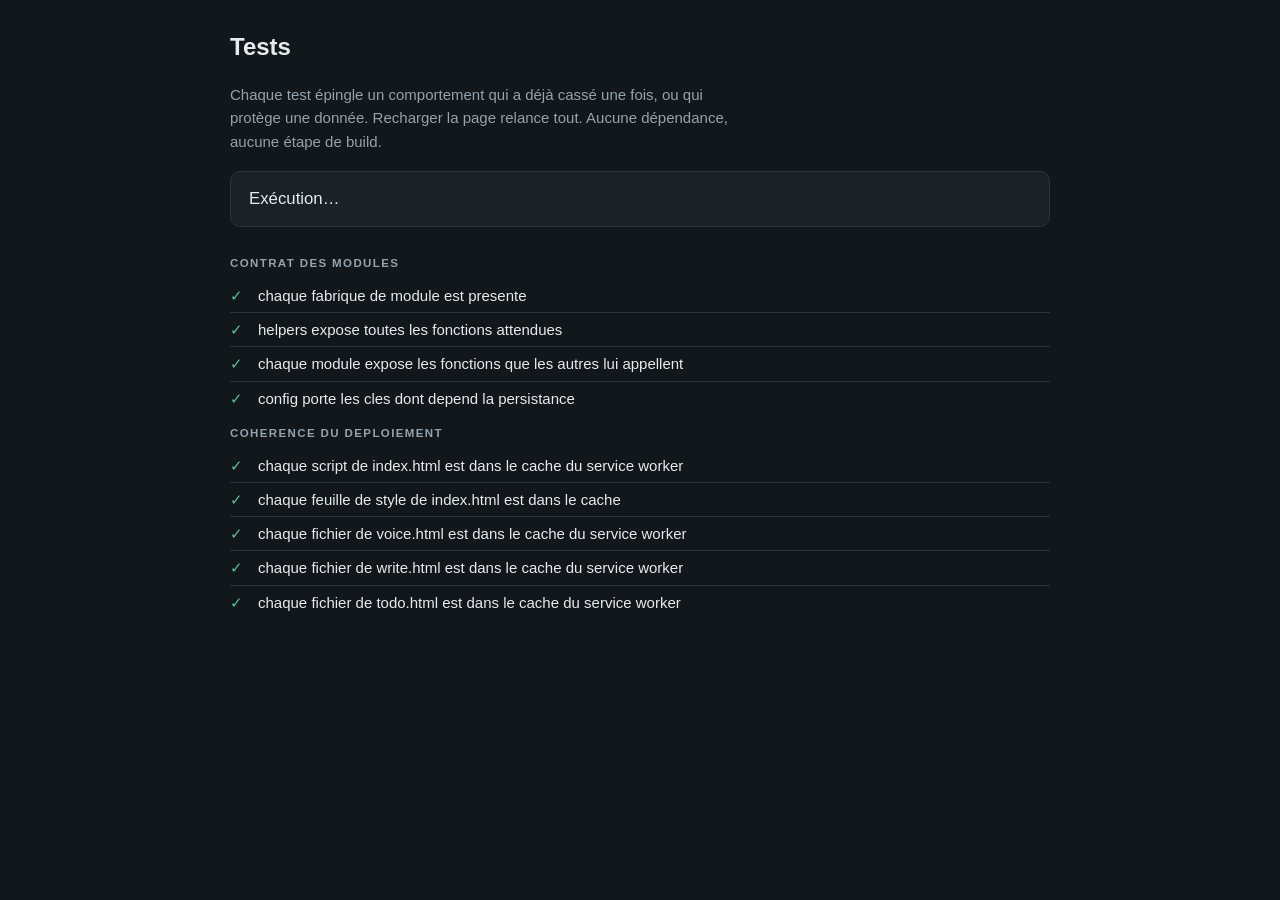
<file: tests/index.html>
<!DOCTYPE html>
<html lang="fr">
  <head>
    <meta charset="UTF-8" />
    <meta name="viewport" content="width=device-width, initial-scale=1.0" />
    <title>Tests — Atlas de Connaissance</title>
    <style>
      :root {
        color-scheme: dark;
        --fond: #12171b;
        --carte: #1a2127;
        --trait: #2a343c;
        --texte: #e6ebef;
        --doux: #93a3af;
        --vert: #5fbf8f;
        --rouge: #e8776c;
        --ambre: #d9a23f;
      }
      * { box-sizing: border-box; }
      body {
        margin: 0;
        padding: 28px 20px 64px;
        background: var(--fond);
        color: var(--texte);
        font: 15px/1.55 -apple-system, BlinkMacSystemFont, "Helvetica Neue", Arial, sans-serif;
      }
      .contenu { max-width: 820px; margin: 0 auto; display: flex; flex-direction: column; gap: 18px; }
      h1 { margin: 0; font-size: 1.5rem; }
      .intro { margin: 0; color: var(--doux); max-width: 62ch; }
      #resume {
        border: 1px solid var(--trait); border-radius: 10px; padding: 14px 18px;
        background: var(--carte); font-variant-numeric: tabular-nums; font-size: 1.05rem;
      }
      #resume.ok { border-color: var(--vert); }
      #resume.ko { border-color: var(--rouge); }
      .suite { margin-top: 10px; }
      .suite h2 {
        font-size: .72rem; text-transform: uppercase; letter-spacing: .12em;
        color: var(--doux); margin: 0 0 6px; font-weight: 600;
      }
      .ligne {
        display: grid; grid-template-columns: 20px 1fr; gap: 8px;
        padding: 5px 0; border-bottom: 1px solid var(--trait); align-items: start;
      }
      .ligne:last-child { border-bottom: none; }
      .ok .marque { color: var(--vert); }
      .ko .marque { color: var(--rouge); }
      .ko .nom { color: var(--rouge); }
      .ignore .marque, .ignore .nom { color: var(--doux); }
      .ignore .message { color: var(--doux); }
      #banniere {
        border: 1px solid var(--ambre); border-radius: 10px; padding: 14px 18px;
        background: rgba(217, 162, 63, .09); color: var(--texte); display: none;
      }
      #banniere.visible { display: block; }
      #banniere code {
        display: block; margin: 8px 0 0; padding: 8px 10px; border-radius: 6px;
        background: rgba(0,0,0,.35); font-family: ui-monospace, Menlo, monospace;
        font-size: .85rem; overflow-x: auto;
      }
      .message {
        grid-column: 2; color: var(--rouge); font-size: .86rem;
        font-family: ui-monospace, Menlo, monospace; padding-top: 3px;
      }
    </style>
  </head>
  <body>
    <div class="contenu">
      <h1>Tests</h1>
      <p class="intro">
        Chaque test épingle un comportement qui a déjà cassé une fois, ou qui protège
        une donnée. Recharger la page relance tout. Aucune dépendance, aucune étape de build.
      </p>
      <div id="banniere"></div>
      <div id="resume">Exécution…</div>
      <div id="resultats"></div>
    </div>

    <script>
      // Les scripts sont charges dynamiquement avec un parametre unique.
      // Un lanceur de tests qui lit une version en cache donne un resultat
      // faux : c'est arrive des le premier essai, le correctif venait d'etre
      // ecrit et la page testait encore l'ancien fichier.
      window.__modulesCharges = (async function charger() {
        const empreinte = Date.now();
        const fichiers = [
          "../scripts/config.js", "../scripts/dom.js", "../scripts/helpers.js",
          "../scripts/auth.js", "../scripts/data.js", "../scripts/ai.js",
          "../scripts/notes.js", "../scripts/todo-inbox.js", "../scripts/voice-inbox.js",
          "../scripts/voice-send.js",
          "../scripts/graph.js", "../scripts/quiz.js",
          "../scripts/mascot.js", "../scripts/todos.js", "../scripts/sport.js",
          "../scripts/renderers.js",
          "../scripts/events.js", "./harness.js", "./tests.js",
        ];

        for (const chemin of fichiers) {
          await new Promise((resoudre, rejeter) => {
            const balise = document.createElement("script");
            balise.src = `${chemin}?t=${empreinte}`;
            balise.onload = resoudre;
            balise.onerror = () => rejeter(new Error(`chargement impossible : ${chemin}`));
            document.head.appendChild(balise);
          });
        }
      })();
    </script>
    <script>
      (async function lancer() {
        const resume0 = document.querySelector("#resume");
        try {
          await window.__modulesCharges;
        } catch (error) {
          resume0.className = "ko";
          resume0.textContent = error.message;
          return;
        }
        const resultats = document.querySelector("#resultats");
        const resume = document.querySelector("#resume");
        const suites = new Map();

        const rendre = (r) => {
          if (!suites.has(r.suite)) {
            const bloc = document.createElement("section");
            bloc.className = "suite";
            bloc.innerHTML = `<h2></h2>`;
            bloc.querySelector("h2").textContent = r.suite;
            resultats.appendChild(bloc);
            suites.set(r.suite, bloc);
          }
          const ligne = document.createElement("div");
          ligne.className = `ligne ${r.type}`;
          const marque = document.createElement("span");
          marque.className = "marque";
          marque.textContent = r.type === "ok" ? "✓" : r.type === "ignore" ? "–" : "✕";
          const nom = document.createElement("span");
          nom.className = "nom";
          nom.textContent = r.nom;
          ligne.append(marque, nom);
          if (r.message) {
            const msg = document.createElement("div");
            msg.className = "message";
            msg.textContent = r.message;
            ligne.appendChild(msg);
          }
          suites.get(r.suite).appendChild(ligne);
        };

        if (!window.Harnais.surUnServeur()) {
          const banniere = document.querySelector("#banniere");
          banniere.className = "visible";
          banniere.innerHTML =
            "<strong>Page ouverte sans serveur.</strong> Huit tests lisent les fichiers du " +
            "projet et ont besoin d'une vraie adresse HTTP : le navigateur bloque ces lectures " +
            "en <code style='display:inline;padding:1px 5px'>file://</code>. Ils sont ignorés, " +
            "pas en échec. Pour les exécuter, lance un serveur depuis le dossier du projet puis " +
            "ouvre l'adresse indiquée :" +
            "<code>python3 -m http.server 8000</code>" +
            "<code>http://localhost:8000/tests/</code>";
        }

        const bilan = await window.Harnais.executer(rendre);
        const rate = bilan.echecs.length;
        const suffixe = bilan.ignores ? `, ${bilan.ignores} ignoré(s)` : "";
        resume.className = rate ? "ko" : "ok";
        resume.textContent = rate
          ? `${rate} échec(s) sur ${bilan.total} tests${suffixe}`
          : `${bilan.reussis} tests passés sur ${bilan.total - bilan.ignores}${suffixe}`;
        window.__bilanTests = bilan;
      })();
    </script>
  </body>
</html>
</file>
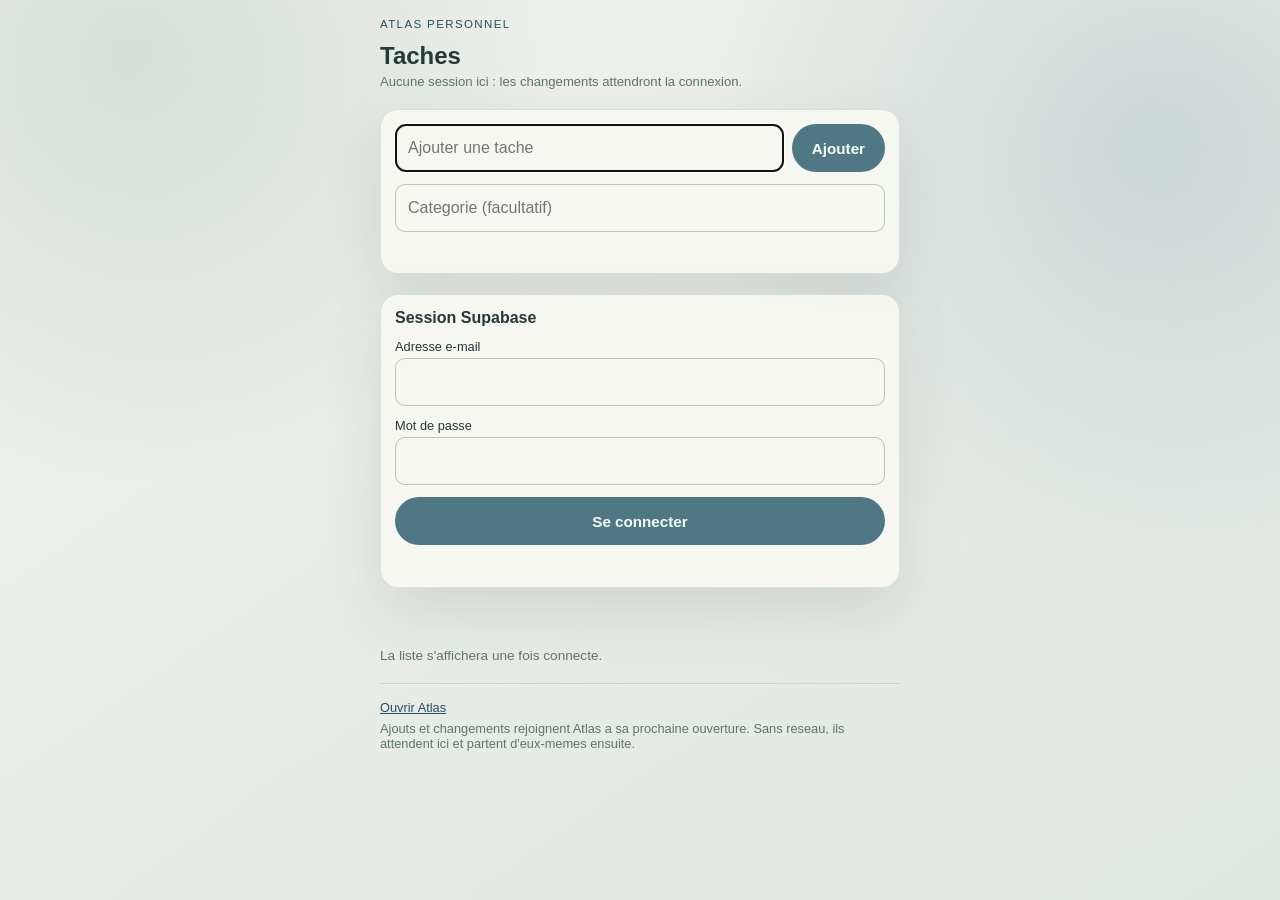
<file: todo.html>
<!DOCTYPE html>
<html lang="fr">
  <head>
    <meta charset="UTF-8" />
    <meta
      name="viewport"
      content="width=device-width, initial-scale=1.0, viewport-fit=cover"
    />
    <title>Taches — Atlas</title>
    <meta name="theme-color" content="#edf0eb" />
    <meta name="mobile-web-app-capable" content="yes" />
    <meta name="apple-mobile-web-app-capable" content="yes" />
    <meta name="apple-mobile-web-app-title" content="Taches" />
    <meta name="apple-mobile-web-app-status-bar-style" content="black-translucent" />
    <link rel="manifest" href="./todo.webmanifest" />
    <!-- iOS ignore les icones SVG pour l'ecran d'accueil. -->
    <link rel="apple-touch-icon" href="./todo-icon-180.png" />
    <!-- Comme voice.html : deux feuilles seulement, le reste est ci-dessous. -->
    <link rel="stylesheet" href="./styles/tokens.css?v=147" />
    <link rel="stylesheet" href="./styles/base.css?v=147" />
    <style>
      /* Preset Atelier, recopie de voice.html (et donc de themes.css). */
      :root {
        --surface: rgba(247, 248, 242, 0.94);
        --line: rgba(55, 78, 77, 0.14);
        --line-strong: rgba(55, 78, 77, 0.3);
        --text: #253738;
        --text-soft: #5f7370;
        --accent: #4f7784;
        --accent-strong: #284f5d;
        --shadow: 0 24px 58px rgba(53, 73, 70, 0.13);
        color-scheme: light;
      }

      [hidden] {
        display: none !important;
      }

      body {
        background:
          radial-gradient(circle at 10% 6%, rgba(108, 143, 128, 0.2), transparent 30%),
          radial-gradient(circle at 90% 16%, rgba(86, 120, 143, 0.18), transparent 32%),
          linear-gradient(145deg, #f1f3ed 0%, #e8ece7 52%, #e0e6e2 100%);
        display: flex;
        justify-content: center;
        padding: max(18px, env(safe-area-inset-top)) 16px
          max(24px, env(safe-area-inset-bottom));
      }

      .taches {
        display: flex;
        flex-direction: column;
        gap: 20px;
        max-width: 520px;
        width: 100%;
      }

      .taches-tete {
        display: grid;
        gap: 4px;
      }

      .taches-tete h1 {
        font-family: var(--content-font);
        font-size: 1.5rem;
        margin: 0;
      }

      .taches-session {
        color: var(--text-soft);
        font-size: 0.82rem;
        margin: 0;
      }

      .taches-saisie,
      .taches-config {
        background: var(--surface);
        border: 1px solid var(--line);
        border-radius: var(--radius);
        box-shadow: var(--shadow);
        display: grid;
        gap: 12px;
        padding: 14px;
      }

      .taches-saisie input,
      .taches-config input {
        background: transparent;
        border: 1px solid var(--line-strong);
        border-radius: 10px;
        color: var(--text);
        /* 16px minimum : en dessous, Safari zoome sur le champ au focus. */
        font-size: 16px;
        min-height: 48px;
        padding: 0 12px;
        width: 100%;
      }

      .taches-ligne {
        display: grid;
        gap: 8px;
        grid-template-columns: 1fr auto;
      }

      .taches-saisie button,
      .taches-config button {
        background: var(--accent);
        border: none;
        border-radius: 999px;
        color: #f8fbfa;
        cursor: pointer;
        font-size: 0.95rem;
        font-weight: 600;
        min-height: 48px;
        padding: 0 20px;
      }

      .taches-saisie button[disabled] {
        opacity: 0.45;
      }

      .taches-config h2 {
        font-family: var(--content-font);
        font-size: 1rem;
        margin: 0;
      }

      .taches-config label {
        display: grid;
        font-size: 0.8rem;
        gap: 4px;
      }

      .taches-note,
      .taches-statut {
        color: var(--text-soft);
        font-size: 0.8rem;
        margin: 0;
        min-height: 1.2em;
      }

      .taches-statut.is-error {
        color: #d8503a;
      }

      .taches-vue {
        display: grid;
        gap: 14px;
      }

      .taches-fraicheur {
        color: var(--text-soft);
        font-size: 0.75rem;
        margin: 0;
        min-height: 1em;
      }

      .taches-groupes {
        display: grid;
        gap: 16px;
        list-style: none;
        margin: 0;
        padding: 0;
      }

      .taches-groupe h2 {
        margin: 0 0 8px;
      }

      .taches-groupe.est-repliee h2 {
        margin-bottom: 0;
      }

      .taches-groupe-tete {
        align-items: center;
        background: transparent;
        border: none;
        color: var(--text-soft);
        cursor: pointer;
        display: flex;
        font-size: 0.72rem;
        font-weight: 600;
        gap: 8px;
        letter-spacing: 0.1em;
        min-height: 32px;
        padding: 0;
        text-transform: uppercase;
        width: 100%;
      }

      /* Le chevron dit l'etat : pointe vers le bas quand c'est ouvert. */
      .taches-groupe-tete::before {
        border-bottom: 2px solid currentColor;
        border-right: 2px solid currentColor;
        content: "";
        height: 6px;
        transform: rotate(45deg) translate(-2px, -2px);
        transition: transform 120ms ease;
        width: 6px;
      }

      .est-repliee .taches-groupe-tete::before {
        transform: rotate(-45deg);
      }

      .taches-groupe-compte {
        background: var(--line);
        border-radius: 999px;
        letter-spacing: 0;
        padding: 1px 8px;
      }

      .taches-categorie {
        position: relative;
      }

      /* Place pour la croix : le texte ne passe pas dessous. */
      .taches-categorie input {
        padding-right: 48px;
      }

      .taches-saisie .taches-categorie-effacer {
        background: transparent;
        color: var(--text-soft);
        font-size: 1.4rem;
        font-weight: 400;
        height: 44px;
        line-height: 1;
        min-height: 0;
        padding: 0;
        position: absolute;
        right: 2px;
        top: 50%;
        transform: translateY(-50%);
        width: 44px;
      }

      .taches-pastilles {
        display: flex;
        flex-wrap: wrap;
        gap: 8px;
      }

      .taches-saisie .taches-pastille {
        background: rgba(191, 91, 44, 0.08);
        border: 1px solid rgba(191, 91, 44, 0.16);
        border-radius: 999px;
        color: var(--accent-strong);
        font-size: 0.85rem;
        font-weight: 500;
        min-height: 36px;
        padding: 0 14px;
      }

      .taches-saisie .taches-pastille.est-choisie {
        background: var(--accent);
        border-color: var(--accent);
        color: #f8fbfa;
      }

      .taches-liste {
        display: grid;
        gap: 6px;
        list-style: none;
        margin: 0;
        padding: 0;
      }

      .taches-item {
        align-items: center;
        background: var(--surface);
        border: 1px solid var(--line);
        border-radius: 14px;
        display: grid;
        gap: 10px;
        grid-template-columns: auto 1fr auto;
        padding: 4px 6px 4px 12px;
      }

      .taches-coche {
        accent-color: var(--accent);
        height: 22px;
        margin: 0;
        width: 22px;
      }

      .taches-libelle {
        background: transparent;
        border: 1px solid transparent;
        border-radius: 8px;
        color: var(--text);
        font: inherit;
        /* 16px minimum : en dessous, Safari zoome sur le champ au focus. */
        font-size: 16px;
        min-height: 40px;
        min-width: 0;
        padding: 0 6px;
        width: 100%;
      }

      .taches-libelle:focus {
        border-color: var(--line-strong);
        outline: none;
      }

      .est-faite .taches-libelle {
        color: var(--text-soft);
        text-decoration: line-through;
      }

      .taches-supprimer {
        background: transparent;
        border: none;
        border-radius: 999px;
        color: var(--text-soft);
        cursor: pointer;
        font-size: 1.3rem;
        height: 40px;
        line-height: 1;
        width: 40px;
      }

      .taches-faites summary {
        color: var(--text-soft);
        cursor: pointer;
        font-size: 0.85rem;
        margin-bottom: 8px;
      }

      .taches-vide {
        color: var(--text-soft);
        font-size: 0.85rem;
        margin: 0;
      }

      .taches-pied {
        border-top: 1px solid var(--line);
        color: var(--text-soft);
        display: grid;
        font-size: 0.8rem;
        gap: 6px;
        padding-top: 16px;
      }

      .taches-pied a {
        color: var(--accent-strong);
      }

      .taches-pied p {
        margin: 0;
      }
    </style>
  </head>
  <body>
    <main class="taches">
      <header class="taches-tete">
        <p class="eyebrow">Atlas personnel</p>
        <h1>Taches</h1>
        <p id="todo-quick-session" class="taches-session">Session : verification...</p>
      </header>

      <form id="todo-quick-form" class="taches-saisie" autocomplete="off">
        <div class="taches-ligne">
          <input
            id="todo-quick-input"
            type="text"
            enterkeyhint="send"
            placeholder="Ajouter une tache"
            aria-label="Tache"
            autofocus
          />
          <!-- Desactive jusqu'au branchement du formulaire par todo-quick.js. -->
          <button id="todo-quick-submit" type="submit" disabled>Ajouter</button>
        </div>
        <div class="taches-categorie">
          <input
            id="todo-quick-category"
            type="text"
            placeholder="Categorie (facultatif)"
            aria-label="Categorie"
          />
          <button
            id="todo-quick-category-clear"
            class="taches-categorie-effacer"
            type="button"
            aria-label="Effacer la categorie"
            hidden
          >×</button>
        </div>
        <div id="todo-quick-category-chips" class="taches-pastilles" hidden></div>
        <p id="todo-quick-status" class="taches-statut" role="status"></p>
      </form>

      <!-- Le stockage etant cloisonne sur iOS, cette icone a sa propre session,
           saisie une fois. Le bloc disparait des qu'elle est ouverte. -->
      <section id="todo-quick-config" class="taches-config" hidden>
        <h2>Session Supabase</h2>
        <label>
          <span>Adresse e-mail</span>
          <input id="todo-quick-auth-email" type="email" autocomplete="username" />
        </label>
        <label>
          <span>Mot de passe</span>
          <input id="todo-quick-auth-password" type="password" autocomplete="current-password" />
        </label>
        <button id="todo-quick-auth-submit" type="button">Se connecter</button>
        <p id="todo-quick-auth-status" class="taches-note"></p>
      </section>

      <section class="taches-vue" aria-label="Taches en cours">
        <p id="todo-quick-freshness" class="taches-fraicheur"></p>
        <ul id="todo-quick-list" class="taches-groupes"></ul>
        <p id="todo-quick-empty" class="taches-vide">La liste s'affichera une fois connecte.</p>
        <details id="todo-quick-done" class="taches-faites" hidden>
          <summary id="todo-quick-done-summary">Faites</summary>
          <ul id="todo-quick-done-list" class="taches-liste"></ul>
        </details>
      </section>

      <footer class="taches-pied">
        <p><a href="./index.html">Ouvrir Atlas</a></p>
        <p>
          Ajouts et changements rejoignent Atlas a sa prochaine ouverture.
          Sans reseau, ils attendent ici et partent d'eux-memes ensuite.
        </p>
      </footer>
    </main>

    <script src="./scripts/config.js?v=147"></script>
    <script src="./scripts/auth.js?v=147"></script>
    <script src="./scripts/todo-inbox.js?v=147"></script>
    <script src="./scripts/todo-quick.js?v=147"></script>
  </body>
</html>
</file>
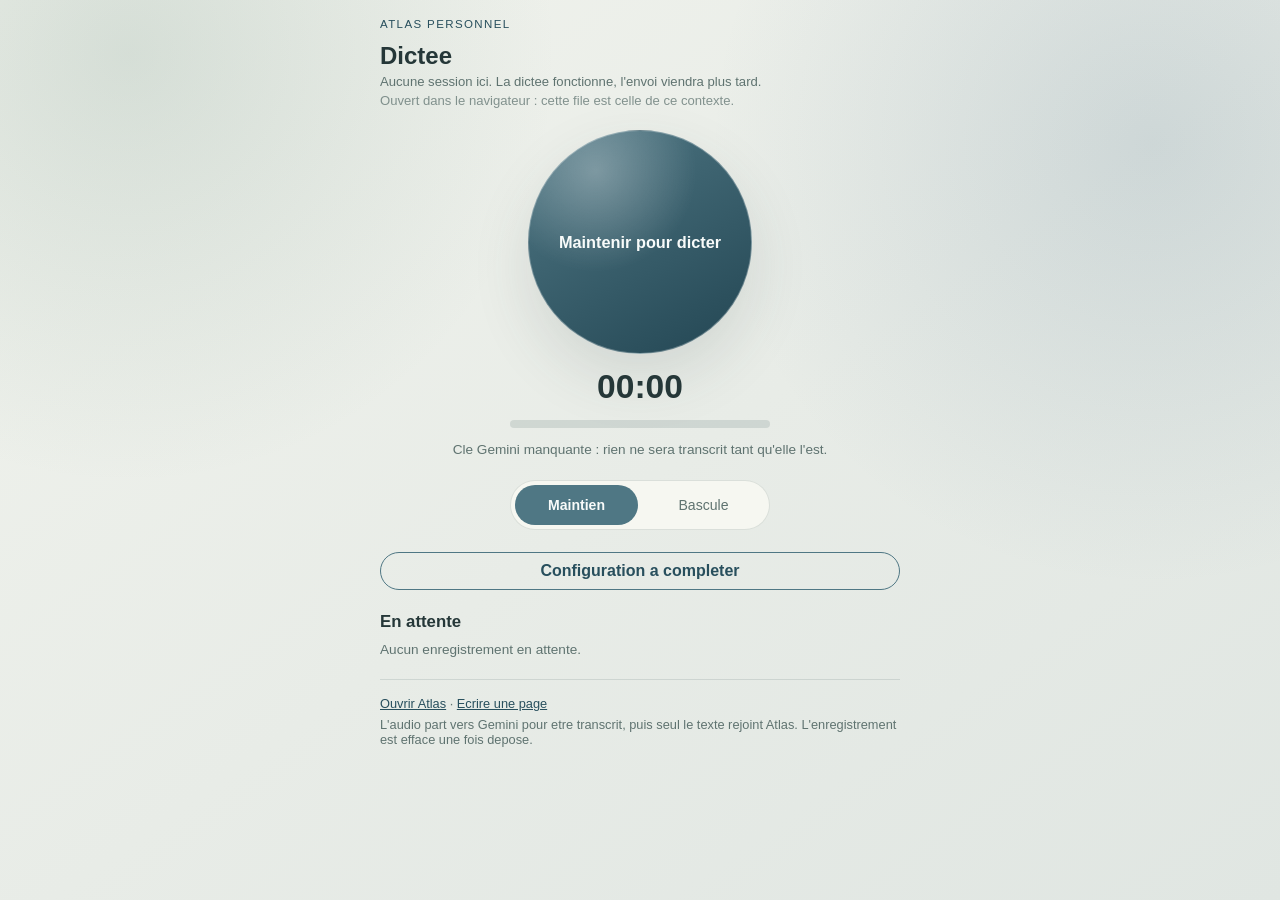
<file: voice.html>
<!DOCTYPE html>
<html lang="fr">
  <head>
    <meta charset="UTF-8" />
    <meta
      name="viewport"
      content="width=device-width, initial-scale=1.0, viewport-fit=cover"
    />
    <title>Dictee — Atlas</title>
    <meta name="theme-color" content="#edf0eb" />
    <!-- Le premier est la norme, le second est deprecie mais reste lu par iOS. -->
    <meta name="mobile-web-app-capable" content="yes" />
    <meta name="apple-mobile-web-app-capable" content="yes" />
    <meta name="apple-mobile-web-app-title" content="Dicter" />
    <meta name="apple-mobile-web-app-status-bar-style" content="black-translucent" />
    <link rel="manifest" href="./voice.webmanifest" />
    <!-- iOS ignore les icones SVG pour l'ecran d'accueil : sans ce PNG,
         le raccourci porterait une capture de la page. -->
    <link rel="apple-touch-icon" href="./voice-icon-180.png" />
    <!-- Deux feuilles seulement, 2,6 Ko. Le reste du style est ci-dessous :
         charger layout, components, features et themes pour un ecran unique
         couterait plus cher que de l'ecrire a la main. -->
    <link rel="stylesheet" href="./styles/tokens.css?v=147" />
    <link rel="stylesheet" href="./styles/base.css?v=147" />
    <style>
      /*
        Preset Atelier, recopie de styles/themes.css.

        La page ne charge pas themes.css : quarante-huit kilooctets pour un
        seul ecran, dont on n'utiliserait qu'une dizaine de lignes. Ce sont ces
        lignes-la, et rien d'autre.

        Contrepartie : cette page ne suit plus le theme choisi dans Atlas, elle
        est en Atelier quoi qu'il arrive. Pour un outil qu'on ouvre dix
        secondes, une apparence stable vaut mieux qu'une apparence qui depend
        d'un reglage fait ailleurs.

        Si le preset Atelier change un jour dans themes.css, ces valeurs ne
        suivront pas toutes seules.
      */
      :root {
        --surface: rgba(247, 248, 242, 0.94);
        --line: rgba(55, 78, 77, 0.14);
        --line-strong: rgba(55, 78, 77, 0.3);
        --text: #253738;
        --text-soft: #5f7370;
        --accent: #4f7784;
        --accent-strong: #284f5d;
        --shadow: 0 24px 58px rgba(53, 73, 70, 0.13);
        color-scheme: light;
      }

      body {
        background:
          radial-gradient(circle at 10% 6%, rgba(108, 143, 128, 0.2), transparent 30%),
          radial-gradient(circle at 90% 16%, rgba(86, 120, 143, 0.18), transparent 32%),
          linear-gradient(145deg, #f1f3ed 0%, #e8ece7 52%, #e0e6e2 100%);
      }

      /*
        L'attribut hidden ne pose qu'un `display: none` de feuille par defaut,
        que la moindre regle `display` de la page ecrase. Le panneau de
        configuration, en `display: grid`, restait donc affiche alors que le
        code le croyait cache.
      */
      [hidden] {
        display: none !important;
      }

      body {
        display: flex;
        justify-content: center;
        padding: max(18px, env(safe-area-inset-top)) 16px
          max(24px, env(safe-area-inset-bottom));
      }

      .dictee {
        display: flex;
        flex-direction: column;
        gap: 22px;
        max-width: 520px;
        width: 100%;
      }

      .dictee-tete {
        display: grid;
        gap: 4px;
      }

      .dictee-tete h1 {
        font-family: var(--content-font);
        font-size: 1.5rem;
        margin: 0;
      }

      .dictee-session,
      .dictee-contexte {
        color: var(--text-soft);
        font-size: 0.82rem;
        margin: 0;
      }

      .dictee-contexte {
        opacity: 0.75;
      }

      /* ---------- le bouton ---------- */

      .dictee-scene {
        align-items: center;
        display: flex;
        flex-direction: column;
        gap: 14px;
      }

      .dictee-bouton {
        align-items: center;
        aspect-ratio: 1;
        background:
          radial-gradient(circle at 30% 18%, rgba(255, 255, 255, 0.3), transparent 42%),
          linear-gradient(150deg, #4f7784 0%, #234653 100%);
        border: 1px solid rgba(248, 251, 250, 0.3);
        border-radius: 50%;
        box-shadow: var(--shadow);
        color: #f8fbfa;
        cursor: pointer;
        display: flex;
        font-size: 1.02rem;
        font-weight: 700;
        justify-content: center;
        padding: 12px;
        text-align: center;
        transition: transform 120ms ease, opacity 120ms ease;
        width: min(62vw, 224px);
        /* touch-action evite le zoom au double-tap et le defilement qui
           annulerait l'appui maintenu. user-select evite la selection du
           libelle quand le doigt glisse un peu. */
        touch-action: none;
        user-select: none;
        -webkit-user-select: none;
        -webkit-tap-highlight-color: transparent;
      }

      .dictee-bouton[disabled] {
        cursor: default;
        opacity: 0.45;
      }

      .dictee-bouton.is-arming {
        opacity: 0.7;
      }

      .dictee-bouton.is-recording {
        background:
          radial-gradient(circle at 30% 18%, rgba(255, 255, 255, 0.3), transparent 42%),
          linear-gradient(150deg, #d8503a 0%, #a32c1c 100%);
        transform: scale(0.97);
        animation: dictee-pulse 1.6s ease-in-out infinite;
      }

      @keyframes dictee-pulse {
        0%,
        100% {
          box-shadow: 0 0 0 0 rgba(216, 80, 58, 0.42);
        }
        50% {
          box-shadow: 0 0 0 18px rgba(216, 80, 58, 0);
        }
      }

      @media (prefers-reduced-motion: reduce) {
        .dictee-bouton.is-recording {
          animation: none;
        }
      }

      .dictee-chrono {
        font-size: 2.1rem;
        font-variant-numeric: tabular-nums;
        font-weight: 600;
        margin: 0;
      }

      .dictee-niveau {
        background: var(--line);
        border-radius: 999px;
        height: 8px;
        overflow: hidden;
        width: min(100%, 260px);
      }

      .dictee-niveau span {
        background: linear-gradient(90deg, var(--accent), var(--accent-strong));
        border-radius: 999px;
        display: block;
        height: 100%;
        transition: width 90ms linear;
        width: 0%;
      }

      .dictee-statut {
        color: var(--text-soft);
        font-size: 0.85rem;
        margin: 0;
        min-height: 1.2em;
        text-align: center;
      }

      .dictee-statut.is-error {
        color: #d8503a;
      }

      /* ---------- modes ---------- */

      .dictee-modes {
        background: var(--surface);
        border: 1px solid var(--line);
        border-radius: 999px;
        display: grid;
        gap: 4px;
        grid-template-columns: 1fr 1fr;
        margin: 0 auto;
        padding: 4px;
        width: min(100%, 260px);
      }

      .dictee-mode {
        background: transparent;
        border: none;
        border-radius: 999px;
        color: var(--text-soft);
        cursor: pointer;
        font-size: 0.88rem;
        min-height: 40px;
      }

      .dictee-mode.is-active {
        background: var(--accent);
        color: #f8fbfa;
        font-weight: 600;
      }

      /* ---------- file d'attente ---------- */

      .dictee-file-tete {
        align-items: baseline;
        display: flex;
        gap: 10px;
        justify-content: space-between;
        margin-bottom: 10px;
      }

      .dictee-file-tete h2 {
        font-family: var(--content-font);
        font-size: 1.05rem;
        margin: 0;
      }

      .dictee-pastille {
        color: var(--text-soft);
        font-size: 0.78rem;
      }

      .dictee-liste {
        display: grid;
        gap: 10px;
        list-style: none;
        margin: 0;
        padding: 0;
      }

      .dictee-item {
        background: var(--surface);
        border: 1px solid var(--line);
        border-radius: var(--radius);
        display: grid;
        gap: 8px;
        padding: 12px 14px;
      }

      .dictee-item-titre {
        font-weight: 600;
      }

      .dictee-item-meta {
        color: var(--text-soft);
        font-size: 0.78rem;
      }

      .dictee-item-meta .is-interrupted {
        color: #c8892f;
      }

      .dictee-item-actions {
        display: flex;
        gap: 8px;
      }

      .dictee-item-actions button {
        background: transparent;
        border: 1px solid var(--line-strong);
        border-radius: 999px;
        color: var(--text);
        cursor: pointer;
        font-size: 0.82rem;
        min-height: 38px;
        padding: 0 14px;
      }

      .dictee-item audio {
        width: 100%;
      }

      .dictee-vide {
        color: var(--text-soft);
        font-size: 0.85rem;
        margin: 0;
      }

      /* ---------- configuration ---------- */

      .dictee-config {
        background: var(--surface);
        border: 1px solid var(--line);
        border-radius: var(--radius);
        display: grid;
        gap: 12px;
        padding: 14px;
      }

      .dictee-config h2 {
        font-family: var(--content-font);
        font-size: 1rem;
        margin: 0;
      }

      .dictee-config label {
        display: grid;
        font-size: 0.8rem;
        gap: 4px;
      }

      .dictee-config input {
        background: transparent;
        border: 1px solid var(--line-strong);
        border-radius: 10px;
        color: var(--text);
        min-height: 44px;
        padding: 0 12px;
        width: 100%;
      }

      .dictee-config button {
        background: var(--accent);
        border: none;
        border-radius: 999px;
        color: #f8fbfa;
        cursor: pointer;
        font-weight: 600;
        min-height: 44px;
        padding: 0 18px;
      }

      .dictee-config .dictee-config-note {
        color: var(--text-soft);
        font-size: 0.78rem;
        margin: 0;
      }

      .dictee-config .dictee-config-note.est-ok {
        color: var(--accent-strong);
        font-weight: 600;
      }

      .dictee-config fieldset {
        border: none;
        border-top: 1px solid var(--line);
        display: grid;
        gap: 10px;
        margin: 0;
        padding: 12px 0 0;
      }

      .dictee-config legend {
        color: var(--text-soft);
        font-size: 0.72rem;
        letter-spacing: 0.1em;
        padding: 0;
        text-transform: uppercase;
      }

      .dictee-config-toggle {
        background: transparent;
        border: 1px solid var(--line-strong);
        border-radius: 999px;
        color: var(--text-soft);
        cursor: pointer;
        font-weight: 500;
        justify-self: start;
        min-height: 38px;
        padding: 0 14px;
      }

      /* Ce qui manque se voit sans ouvrir le panneau. */
      .dictee-config-toggle.est-incomplete {
        border-color: var(--accent);
        color: var(--accent-strong);
        font-weight: 600;
      }

      /* ---------- etats d'une ligne de la file ---------- */

      .dictee-etat {
        border-radius: 999px;
        display: inline-block;
        font-size: 0.72rem;
        padding: 2px 10px;
      }

      .dictee-etat.est-attente { background: var(--line); color: var(--text-soft); }
      .dictee-etat.est-cours { background: rgba(79, 119, 132, 0.16); color: var(--accent-strong); }
      .dictee-etat.est-fait { background: rgba(111, 146, 123, 0.22); color: #47705a; }
      .dictee-etat.est-erreur { background: rgba(216, 80, 58, 0.18); color: #d8503a; }

      .dictee-item-transcript {
        border-left: 2px solid var(--line-strong);
        color: var(--text-soft);
        font-size: 0.85rem;
        line-height: 1.5;
        margin: 0;
        padding-left: 10px;
        white-space: pre-wrap;
      }

      /* Ce qui a ete ajoute depuis : meme trait, en couleur d'accent. */
      .dictee-item-transcript.est-ajout {
        border-left-color: var(--accent);
      }

      .dictee-complement {
        border-top: 1px solid var(--line);
        display: grid;
        gap: 8px;
        padding-top: 10px;
      }

      .dictee-complement-aide {
        color: var(--text-soft);
        font-size: 0.8rem;
        margin: 0;
      }

      /* 16 px au moins : en dessous, iOS zoome sur le champ au toucher. */
      .dictee-complement textarea {
        background: transparent;
        border: 1px solid var(--line-strong);
        border-radius: 10px;
        color: var(--text);
        font: inherit;
        font-size: 16px;
        line-height: 1.45;
        min-height: 96px;
        padding: 10px 12px;
        resize: vertical;
        width: 100%;
      }

      .dictee-item-actions button.est-principal {
        background: var(--accent);
        border-color: var(--accent);
        color: #f8fbfa;
        font-weight: 600;
      }

      .dictee-item-erreur {
        color: #d8503a;
        font-size: 0.78rem;
        margin: 0;
      }

      .dictee-pied {
        border-top: 1px solid var(--line);
        color: var(--text-soft);
        display: grid;
        font-size: 0.8rem;
        gap: 6px;
        padding-top: 16px;
      }

      .dictee-pied a {
        color: var(--accent-strong);
      }

      .dictee-pied p {
        margin: 0;
      }
    </style>
  </head>
  <body>
    <main class="dictee">
      <header class="dictee-tete">
        <p class="eyebrow">Atlas personnel</p>
        <h1>Dictee</h1>
        <p id="voice-session" class="dictee-session">Session : verification...</p>
        <p id="voice-contexte" class="dictee-contexte"></p>
      </header>

      <section class="dictee-scene">
        <!-- Desactive au depart : voice.js l'active des qu'il a branche
             l'ecoute de l'appui. Mieux vaut un bouton franchement inerte
             pendant quelques millisecondes qu'un bouton qui accepte un appui
             sans rien enregistrer. -->
        <button id="voice-record" class="dictee-bouton" type="button" disabled>
          <span id="voice-record-label">Chargement...</span>
        </button>
        <p id="voice-chrono" class="dictee-chrono">00:00</p>
        <div class="dictee-niveau" aria-hidden="true"><span id="voice-niveau"></span></div>
        <p id="voice-statut" class="dictee-statut" role="status"></p>
      </section>

      <section class="dictee-modes" aria-label="Mode d'enregistrement">
        <button id="voice-mode-hold" class="dictee-mode" type="button" data-voice-mode="hold">
          Maintien
        </button>
        <button id="voice-mode-toggle" class="dictee-mode" type="button" data-voice-mode="toggle">
          Bascule
        </button>
      </section>

      <!-- Le stockage etant cloisonne sur iOS, cette page ne voit ni la cle
           Gemini ni la session d'Atlas : elle a les siennes, saisies une fois.
           Le bloc reste replie des que tout est en place. -->
      <section id="voice-config" class="dictee-config">
        <h2>Configuration</h2>

        <label>
          <span>Cle Gemini</span>
          <input id="voice-gemini-key" type="password" autocomplete="off"
                 placeholder="AIza..." spellcheck="false" />
        </label>
        <label>
          <span>Modele de transcription</span>
          <input id="voice-gemini-model" type="text" autocomplete="off" spellcheck="false" />
        </label>
        <button id="voice-gemini-save" type="button">Enregistrer</button>
        <p id="voice-gemini-status" class="dictee-config-note"></p>

        <fieldset>
          <legend>Session Supabase</legend>
          <label>
            <span>Adresse e-mail</span>
            <input id="voice-auth-email" type="email" autocomplete="username" />
          </label>
          <label>
            <span>Mot de passe</span>
            <input id="voice-auth-password" type="password" autocomplete="current-password" />
          </label>
          <button id="voice-auth-submit" type="button">Se connecter</button>
          <p id="voice-auth-status" class="dictee-config-note"></p>
        </fieldset>
      </section>

      <button id="voice-config-toggle" class="dictee-config-toggle" type="button" hidden>
        Configuration
      </button>

      <section class="dictee-file">
        <div class="dictee-file-tete">
          <h2>En attente</h2>
          <span id="voice-file-resume" class="dictee-pastille"></span>
        </div>
        <ul id="voice-liste" class="dictee-liste"></ul>
        <p id="voice-vide" class="dictee-vide">Aucun enregistrement en attente.</p>
      </section>

      <footer class="dictee-pied">
        <p><a href="./index.html">Ouvrir Atlas</a> · <a href="./write.html">Ecrire une page</a></p>
        <p>
          L'audio part vers Gemini pour etre transcrit, puis seul le texte
          rejoint Atlas. L'enregistrement est efface une fois depose.
        </p>
      </footer>
    </main>

    <script src="./scripts/config.js?v=147"></script>
    <script src="./scripts/auth.js?v=147"></script>
    <script src="./scripts/voice-send.js?v=147"></script>
    <script src="./scripts/voice.js?v=147"></script>
  </body>
</html>
</file>
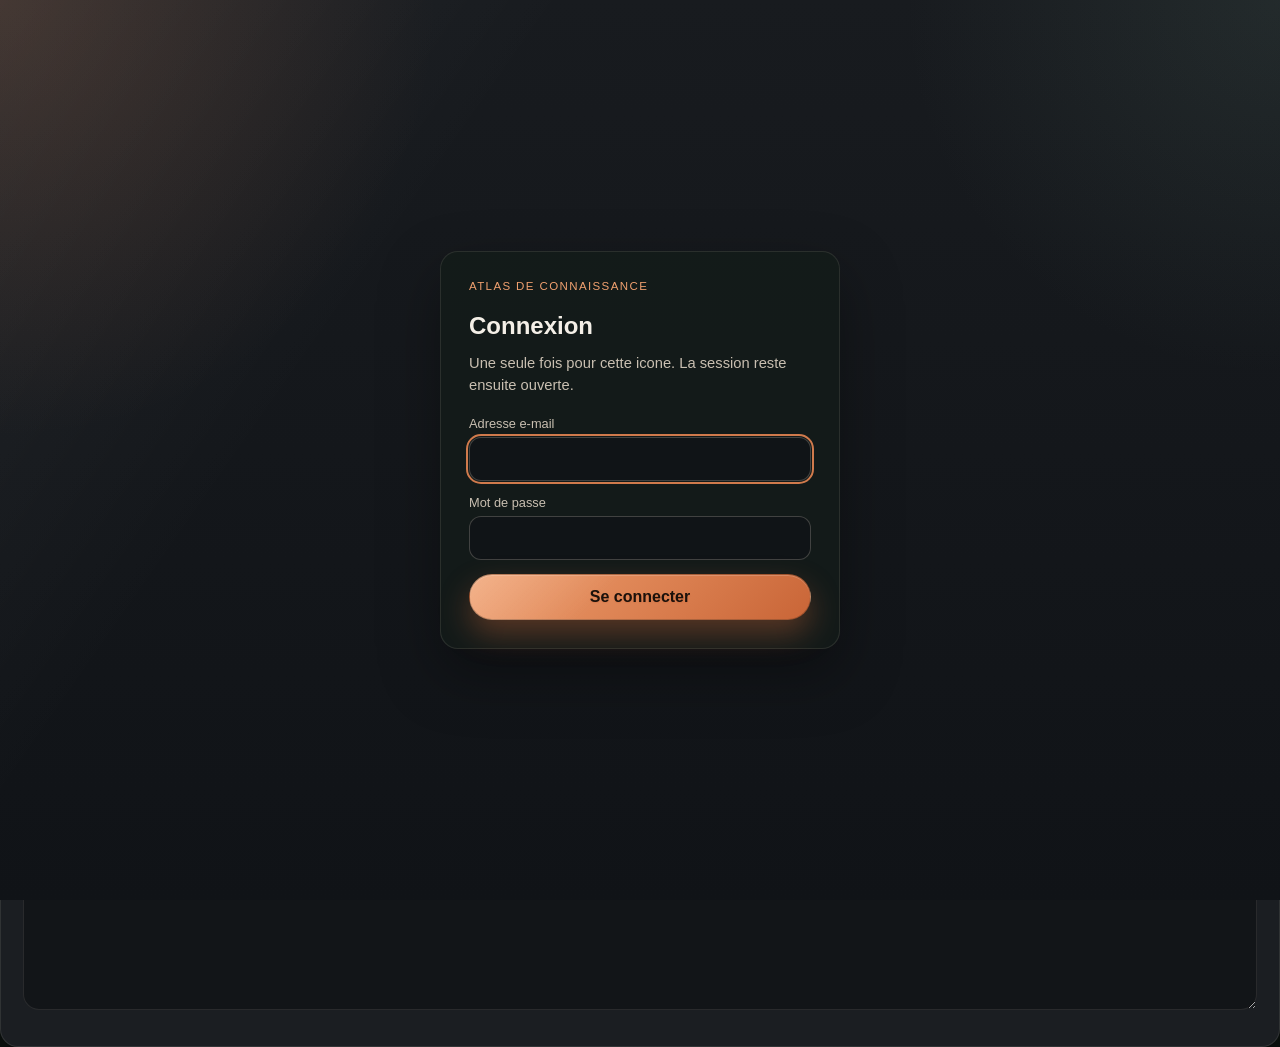
<file: write.html>
<!DOCTYPE html>
<html lang="fr">
  <head>
    <meta charset="UTF-8" />
    <meta
      name="viewport"
      content="width=device-width, initial-scale=1.0, interactive-widget=resizes-content"
    />
    <!-- Meme viewport qu'Atlas, sans viewport-fit=cover : avec lui, iOS
         annonce une marge basse (safe-area-inset-bottom) que les feuilles
         d'Atlas ajoutent sous la barre d'outils, d'ou un bandeau vide. -->
    <title>Ecrire — Atlas</title>
    <meta name="theme-color" content="#181b1f" />
    <meta name="mobile-web-app-capable" content="yes" />
    <meta name="apple-mobile-web-app-capable" content="yes" />
    <meta name="apple-mobile-web-app-title" content="Écrire" />
    <link rel="manifest" href="./write.webmanifest" />
    <link rel="apple-touch-icon" href="./write-icon-180.png" />
    <!--
      Les memes feuilles qu'Atlas, dans le meme ordre : la page reprend a
      l'identique l'editeur "Nouvelle page", classes et identifiants compris.
      Elles sont dans le cache du service worker, donc gratuites apres la
      premiere ouverture.
    -->
    <link rel="stylesheet" href="./styles/tokens.css?v=147" />
    <link rel="stylesheet" href="./styles/base.css?v=147" />
    <link rel="stylesheet" href="./styles/layout.css?v=147" />
    <link rel="stylesheet" href="./styles/components.css?v=147" />
    <link rel="stylesheet" href="./styles/features.css?v=147" />
    <link rel="stylesheet" href="./styles/themes.css?v=147" />
    <style>
      /* Ce que la page ajoute a l'editeur d'Atlas, et rien d'autre. */
      #write-status:empty {
        display: none;
      }

      #write-gemini {
        display: grid;
        gap: 10px;
        padding: 12px 16px;
      }

      #write-gemini.is-hidden {
        display: none;
      }

      /* Sur iPhone, clavier ouvert, seule la barre de mise en forme reste
         visible : les boutons flottants (Reformuler, Enregistrer) passent sous
         le clavier. Reformuler a donc aussi sa place dans la barre. */
      body.note-editor-active #write-ai-toolbar::before {
        content: "✦";
        font-size: 1.2rem !important;
      }

      body.note-editor-active #write-ai-toolbar[disabled]::before {
        content: "…";
      }

      .write-pending {
        color: var(--text-soft);
        font-size: 0.78rem;
        margin: 0;
      }
    </style>
  </head>
  <body class="note-editor-active">
    <section id="write-editor" class="panel panel-editor">
      <div class="panel-header">
        <div>
          <p class="eyebrow">Nouvelle page</p>
        </div>
        <div class="inline-actions editor-document-actions" aria-label="Actions de la page">
          <button
            id="save-button"
            class="button button-primary button-mobile-icon"
            type="button"
            title="Envoyer vers Atlas"
          >
            <span class="button-icon" aria-hidden="true">
              <svg viewBox="0 0 24 24" role="presentation">
                <path d="M6 5h10l2 2v12H6z" />
                <path d="M9 5v5h6V5" />
                <path d="M9 19v-5h6v5" />
              </svg>
            </span>
            <span class="button-label">Enregistrer</span>
          </button>
          <a
            id="voice-launcher"
            class="button button-ghost button-mobile-icon"
            href="./voice.html"
            title="Dicter une note"
          >
            <span class="button-icon" aria-hidden="true">
              <svg viewBox="0 0 24 24" role="presentation">
                <path d="M12 4a2.5 2.5 0 0 1 2.5 2.5v5a2.5 2.5 0 0 1-5 0v-5A2.5 2.5 0 0 1 12 4z" />
                <path d="M6.5 11.5a5.5 5.5 0 0 0 11 0M12 17v3" />
              </svg>
            </span>
            <span class="button-label">Dicter</span>
          </a>
          <button
            id="cancel-note-button"
            class="button button-ghost button-mobile-icon"
            type="button"
            title="Effacer la page"
          >
            <span class="button-icon" aria-hidden="true">
              <svg viewBox="0 0 24 24" role="presentation">
                <path d="M6 6l12 12M18 6L6 18" />
              </svg>
            </span>
            <span class="button-label">Effacer</span>
          </button>
        </div>
      </div>

      <div id="editor-title-field" class="form-grid editor-title-field">
        <div>
          <label class="field-label" for="note-title">Titre</label>
          <span class="title-field-row">
            <input id="note-title" class="text-input" type="text" placeholder="Titre" />
            <label class="favorite-star-toggle" for="note-favorite" title="Epingler la page" aria-label="Epingler la page">
              <input id="note-favorite" type="checkbox" />
              <span aria-hidden="true">☆</span>
            </label>
          </span>
        </div>
      </div>

      <div id="editor-metadata-panel" class="editor-metadata-panel">
        <div class="editor-metadata-reveal" aria-hidden="true">
          <span></span>
        </div>

        <div class="form-grid form-grid-meta">
          <label>
            <span class="field-label">Type</span>
            <select id="note-type" class="select-input"></select>
          </label>

          <label>
            <span class="field-label">Tags</span>
            <input
              id="note-tags"
              class="text-input"
              type="text"
              placeholder="memoire, biologie, projet"
              autocomplete="off"
            />
            <div id="note-tag-suggestions" class="tag-suggestion-list is-hidden"></div>
          </label>

          <label class="editor-classify-toggle">
            <input id="note-direct-classify" type="checkbox" />
            <span>
              <strong>Classer directement</strong>
              <small>Sinon elle ira dans « à trier » par défaut.</small>
            </span>
          </label>

          <div id="editor-parent-field" class="editor-parent-field is-hidden">
            <label class="editor-parent-label">
              <span class="field-label">Emplacement</span>
              <select id="note-parent" class="select-input">
                <option value="">Aucun dossier disponible</option>
              </select>
            </label>
          </div>
        </div>

        <div id="structured-fields-panel" class="note-detail-panel">
          <div class="date-editor-grid">
            <label>
              <span class="field-label">Type de date</span>
              <select id="note-date-mode" class="select-input">
                <option value="none">Aucune</option>
                <option value="reference">Date de reference</option>
                <option value="life">Naissance et deces</option>
                <option value="range">Date debut-fin</option>
              </select>
            </label>

            <div id="generic-date-fields" class="note-detail-group date-fields-grid is-hidden">
              <label id="note-date-single-label">
                <span id="note-date-single-copy" class="field-label">Date de reference</span>
                <input id="note-date-single" class="text-input" type="text" inputmode="decimal" placeholder="14071789" />
              </label>

              <label id="note-date-start-label" class="is-hidden">
                <span class="field-label">Date de debut</span>
                <input id="note-date-start" class="text-input" type="text" inputmode="decimal" placeholder="14071789" />
              </label>

              <label id="note-date-end-label" class="is-hidden">
                <span class="field-label">Date de fin</span>
                <input id="note-date-end" class="text-input" type="text" inputmode="decimal" placeholder="14071789" />
              </label>

              <p class="date-format-hint">
                Chiffres a la suite : 8 pour un jour, 6 pour un mois, 4 pour
                une annee. Les separateurs restent facultatifs.
              </p>
            </div>
          </div>
        </div>
        <p id="write-session" class="editor-updated-at"></p>
        <p id="write-pending" class="write-pending"></p>
      </div>

      <section class="editor-label" aria-labelledby="note-content-label">
        <span id="note-content-label" class="field-label">Contenu</span>
        <div class="editor-mini-actions">
          <button
            id="ai-assist-button"
            class="button button-inline button-flat"
            type="button"
            title="Reformuler avec Gemini"
          >
            <span class="button-icon" aria-hidden="true">
              <svg viewBox="0 0 24 24" role="presentation">
                <path d="M12 3l1.5 4.5L18 9l-4.5 1.5L12 15l-1.5-4.5L6 9l4.5-1.5z" />
                <path d="M18.5 15l.8 2.2 2.2.8-2.2.8-.8 2.2-.8-2.2-2.2-.8 2.2-.8z" />
              </svg>
            </span>
            <span class="button-label">Reformuler</span>
          </button>
          <button
            id="ai-undo-button"
            class="button button-inline button-flat is-hidden"
            type="button"
            title="Annuler la reformulation"
          >
            <span class="button-icon" aria-hidden="true">
              <svg viewBox="0 0 24 24" role="presentation">
                <path d="M9 7H5v-4" />
                <path d="M5 7c2-2.5 4.5-3.7 7.5-3.5A8 8 0 1 1 6 16" />
              </svg>
            </span>
            <span class="button-label">Annuler reformulation</span>
          </button>
        </div>
        <div class="editor-toolbar" role="toolbar" aria-label="Mise en forme">
          <button id="write-ai-toolbar" class="button button-inline" type="button" title="Reformuler avec Gemini">Reformuler</button>
          <button class="button button-inline" data-format-action="bullet" type="button" title="Puce">Puce</button>
          <button class="button button-inline" data-format-action="checklist" type="button" title="Case a cocher">Case</button>
          <button class="button button-inline" data-format-action="heading-1" type="button" title="Titre">Titre</button>
          <button class="button button-inline" data-format-action="heading-2" type="button" title="Sous-titre">Sous-titre</button>
          <button class="button button-inline" data-format-action="bold" type="button" title="Gras">Gras</button>
          <button class="button button-inline" data-format-action="italic" type="button" title="Italique">Italique</button>
          <button class="button button-inline" data-format-action="underline" type="button" title="Souligne">Souligne</button>
          <button class="button button-inline" data-format-action="link" type="button" title="Lien">Lien</button>
          <button class="button button-inline" data-format-action="today" type="button" title="Date">Date</button>
        </div>
        <textarea
          id="note-content"
          class="editor"
          aria-labelledby="note-content-label"
          spellcheck="false"
          placeholder="Utilisez [[Nom de page]] pour creer un lien."
        ></textarea>
      </section>

      <div class="editor-secondary-actions">
        <span id="write-status" class="pill pill-soft" role="status"></span>
      </div>

      <div id="ai-fact-check" class="ai-fact-check is-hidden" aria-live="polite"></div>

      <!-- Sur iOS, chaque icone a son propre stockage : la cle Gemini d'Atlas
           n'est pas visible ici, il faut la coller une fois pour cette icone. -->
      <div id="write-gemini" class="link-section is-hidden">
        <p class="helper-copy">
          Pour reformuler, colle ta cle Gemini une fois pour cette icone. Elle reste sur cet appareil.
        </p>
        <label>
          <span class="field-label">Cle API Gemini</span>
          <input id="ai-api-key" class="text-input" type="password" autocomplete="off" placeholder="AIza..." />
        </label>
        <div class="stack-actions compact-actions">
          <button id="ai-save-button" class="button button-primary" type="button">Enregistrer et reformuler</button>
        </div>
      </div>
    </section>

    <section id="auth-gate" class="auth-gate is-hidden" aria-hidden="true">
      <div class="auth-card">
        <p class="eyebrow">Atlas de Connaissance</p>
        <h2>Connexion</h2>
        <p class="auth-intro">
          Une seule fois pour cette icone. La session reste ensuite ouverte.
        </p>
        <form id="auth-form" class="auth-form">
          <label class="auth-field" for="auth-email">
            <span>Adresse e-mail</span>
            <input id="auth-email" type="email" name="email" autocomplete="username" inputmode="email" required />
          </label>
          <label class="auth-field" for="auth-password">
            <span>Mot de passe</span>
            <input id="auth-password" type="password" name="password" autocomplete="current-password" required />
          </label>
          <p id="auth-error" class="auth-error" role="alert" hidden></p>
          <button id="auth-submit" class="button button-primary" type="submit">Se connecter</button>
        </form>
      </div>
    </section>

    <script src="./scripts/config.js?v=147"></script>
    <script src="./scripts/helpers.js?v=147"></script>
    <script src="./scripts/auth.js?v=147"></script>
    <script src="./scripts/ai.js?v=147"></script>
    <script src="./scripts/write.js?v=147"></script>
  </body>
</html>
</file>
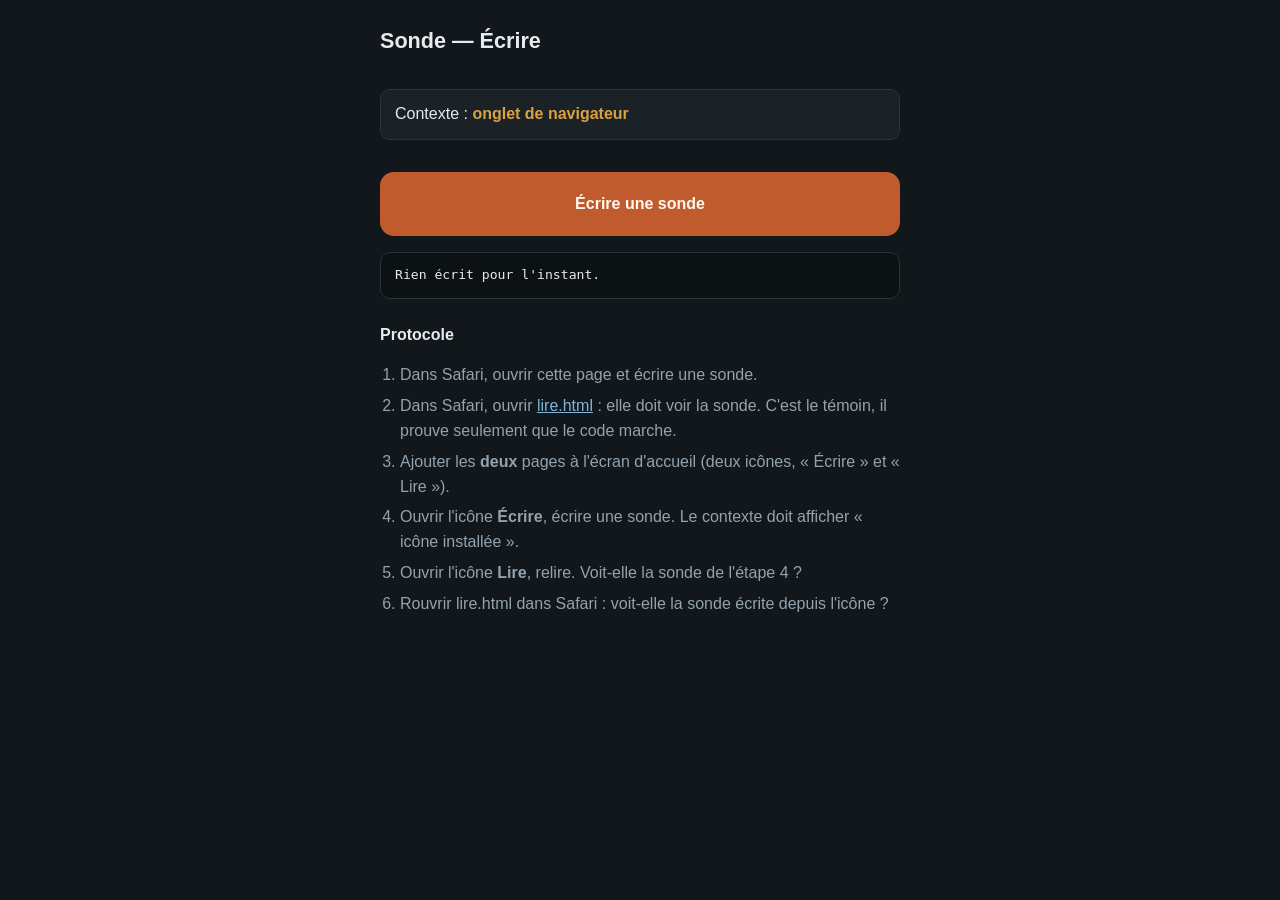
<file: tests/stockage-partage/ecrire.html>
<!DOCTYPE html>
<html lang="fr">
  <head>
    <meta charset="UTF-8" />
    <meta name="viewport" content="width=device-width, initial-scale=1.0" />
    <title>Sonde — Écrire</title>
    <meta name="theme-color" content="#bf5b2c" />
    <meta name="mobile-web-app-capable" content="yes" />
    <meta name="apple-mobile-web-app-capable" content="yes" />
    <meta name="apple-mobile-web-app-title" content="Écrire" />
    <link rel="manifest" href="./ecrire.webmanifest" />
    <link rel="apple-touch-icon" href="../../icon.svg" />
    <style>
      :root { color-scheme: light dark; }
      * { box-sizing: border-box; }
      body {
        margin: 0; padding: 24px 18px 48px; background: #12171b; color: #e6ebef;
        font: 16px/1.55 -apple-system, BlinkMacSystemFont, "Helvetica Neue", Arial, sans-serif;
      }
      .contenu { max-width: 520px; margin: 0 auto; display: flex; flex-direction: column; gap: 16px; }
      h1 { font-size: 1.35rem; margin: 0; }
      .contexte { border: 1px solid #2a343c; border-radius: 10px; padding: 12px 14px; background: #1a2127; }
      .contexte strong { color: #d9a23f; }
      button {
        font: inherit; font-weight: 600; min-height: 64px; border-radius: 14px;
        border: none; background: #bf5b2c; color: #fff9f1; cursor: pointer;
      }
      pre {
        margin: 0; padding: 12px 14px; border-radius: 10px; background: #0c1114;
        border: 1px solid #2a343c; overflow-x: auto; font-size: .82rem;
        font-family: ui-monospace, Menlo, monospace; white-space: pre-wrap; word-break: break-word;
      }
      ol { margin: 0; padding-left: 20px; color: #93a3af; }
      li { margin-bottom: 6px; }
      a { color: #7fb5d9; }
    </style>
  </head>
  <body>
    <div class="contenu">
      <h1>Sonde — Écrire</h1>
      <p class="contexte">Contexte&nbsp;: <strong id="contexte">…</strong></p>

      <button id="ecrire" type="button">Écrire une sonde</button>
      <pre id="resultat">Rien écrit pour l'instant.</pre>

      <h2 style="font-size: 1rem; margin: 8px 0 0">Protocole</h2>
      <ol>
        <li>Dans Safari, ouvrir cette page et écrire une sonde.</li>
        <li>Dans Safari, ouvrir <a href="./lire.html">lire.html</a> : elle doit voir la sonde. C'est le témoin, il prouve seulement que le code marche.</li>
        <li>Ajouter les <strong>deux</strong> pages à l'écran d'accueil (deux icônes, « Écrire » et « Lire »).</li>
        <li>Ouvrir l'icône <strong>Écrire</strong>, écrire une sonde. Le contexte doit afficher « icône installée ».</li>
        <li>Ouvrir l'icône <strong>Lire</strong>, relire. Voit-elle la sonde de l'étape 4&nbsp;?</li>
        <li>Rouvrir lire.html dans Safari : voit-elle la sonde écrite depuis l'icône&nbsp;?</li>
      </ol>
    </div>

    <script src="./sonde.js"></script>
    <script>
      const contexteElement = document.querySelector("#contexte");
      const resultatElement = document.querySelector("#resultat");
      contexteElement.textContent = window.Sonde.contexte().etiquette;

      document.querySelector("#ecrire").addEventListener("click", async () => {
        try {
          const ecrit = await window.Sonde.ecrire(window.Sonde.contexte().etiquette);
          resultatElement.textContent = `Écrit depuis « ${ecrit.contexte} »\n${JSON.stringify(ecrit, null, 2)}`;
        } catch (erreur) {
          resultatElement.textContent = `Échec : ${erreur.message || erreur}`;
        }
      });
    </script>
  </body>
</html>
</file>
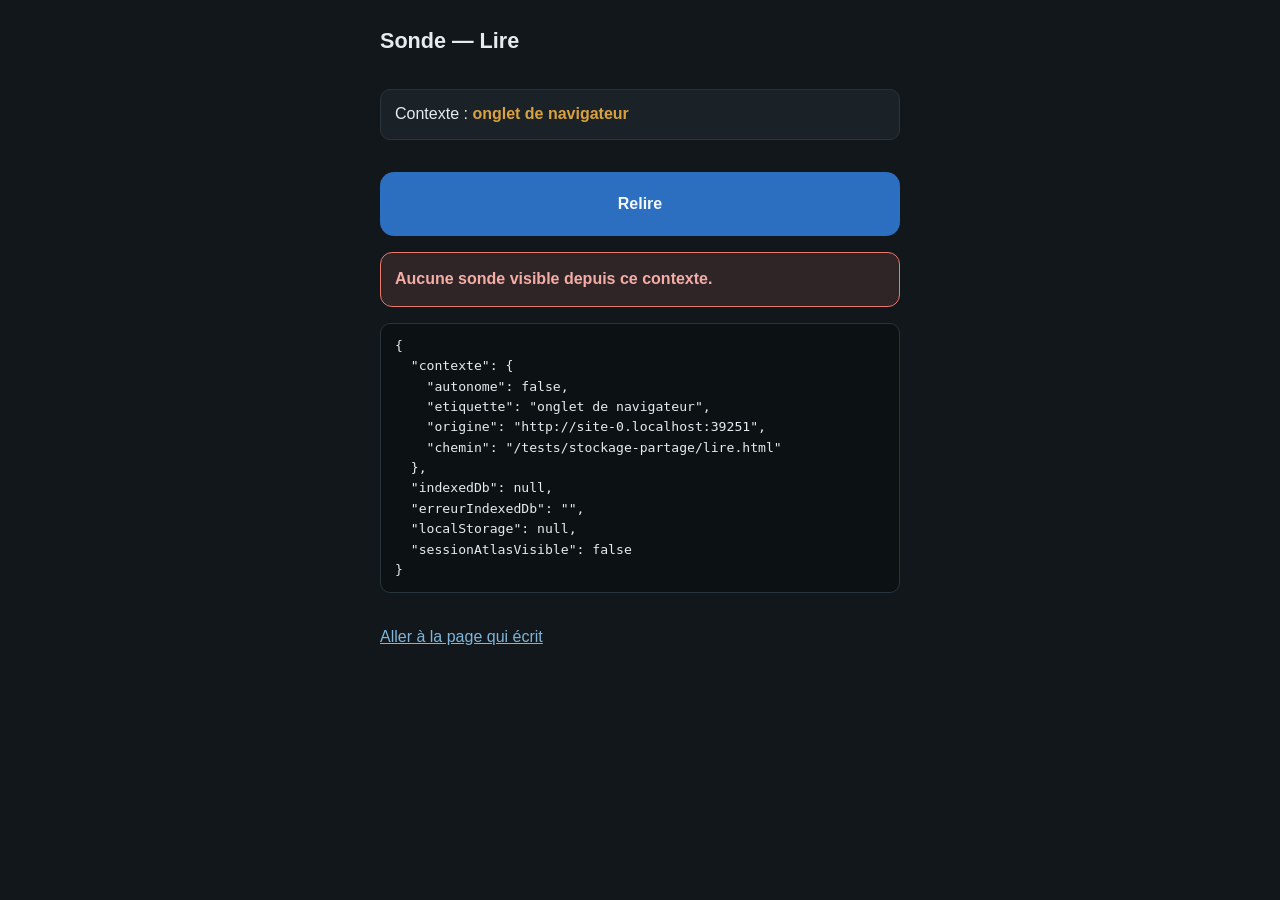
<file: tests/stockage-partage/lire.html>
<!DOCTYPE html>
<html lang="fr">
  <head>
    <meta charset="UTF-8" />
    <meta name="viewport" content="width=device-width, initial-scale=1.0" />
    <title>Sonde — Lire</title>
    <meta name="theme-color" content="#2c6ebf" />
    <meta name="mobile-web-app-capable" content="yes" />
    <meta name="apple-mobile-web-app-capable" content="yes" />
    <meta name="apple-mobile-web-app-title" content="Lire" />
    <link rel="manifest" href="./lire.webmanifest" />
    <link rel="apple-touch-icon" href="../../icon.svg" />
    <style>
      :root { color-scheme: light dark; }
      * { box-sizing: border-box; }
      body {
        margin: 0; padding: 24px 18px 48px; background: #12171b; color: #e6ebef;
        font: 16px/1.55 -apple-system, BlinkMacSystemFont, "Helvetica Neue", Arial, sans-serif;
      }
      .contenu { max-width: 520px; margin: 0 auto; display: flex; flex-direction: column; gap: 16px; }
      h1 { font-size: 1.35rem; margin: 0; }
      .contexte { border: 1px solid #2a343c; border-radius: 10px; padding: 12px 14px; background: #1a2127; }
      .contexte strong { color: #d9a23f; }
      button {
        font: inherit; font-weight: 600; min-height: 64px; border-radius: 14px;
        border: none; background: #2c6ebf; color: #f1f7ff; cursor: pointer;
      }
      .verdict { border-radius: 12px; padding: 14px; font-weight: 600; }
      .verdict.partage { background: rgba(95, 191, 143, .14); border: 1px solid #5fbf8f; color: #9fe0bf; }
      .verdict.cloisonne { background: rgba(232, 119, 108, .14); border: 1px solid #e8776c; color: #f3ada6; }
      pre {
        margin: 0; padding: 12px 14px; border-radius: 10px; background: #0c1114;
        border: 1px solid #2a343c; overflow-x: auto; font-size: .82rem;
        font-family: ui-monospace, Menlo, monospace; white-space: pre-wrap; word-break: break-word;
      }
      a { color: #7fb5d9; }
    </style>
  </head>
  <body>
    <div class="contenu">
      <h1>Sonde — Lire</h1>
      <p class="contexte">Contexte&nbsp;: <strong id="contexte">…</strong></p>

      <button id="relire" type="button">Relire</button>
      <div id="verdict" class="verdict">Lecture…</div>
      <pre id="resultat">…</pre>

      <p><a href="./ecrire.html">Aller à la page qui écrit</a></p>
    </div>

    <script src="./sonde.js"></script>
    <script>
      const contexteElement = document.querySelector("#contexte");
      const verdictElement = document.querySelector("#verdict");
      const resultatElement = document.querySelector("#resultat");

      async function relire() {
        const lecture = await window.Sonde.lire();
        contexteElement.textContent = lecture.contexte.etiquette;

        const vuIndexedDb = Boolean(lecture.indexedDb);
        const vuLocal = Boolean(lecture.local);

        if (vuIndexedDb && vuLocal) {
          verdictElement.className = "verdict partage";
          verdictElement.textContent = `Sonde trouvée, écrite depuis « ${lecture.indexedDb.source} » le ${lecture.indexedDb.ecritLe}.`;
        } else if (vuIndexedDb || vuLocal) {
          verdictElement.className = "verdict cloisonne";
          verdictElement.textContent = `Partage partiel : IndexedDB ${vuIndexedDb ? "voit" : "ne voit pas"}, localStorage ${vuLocal ? "voit" : "ne voit pas"}.`;
        } else {
          verdictElement.className = "verdict cloisonne";
          verdictElement.textContent = "Aucune sonde visible depuis ce contexte.";
        }

        resultatElement.textContent = JSON.stringify(
          {
            contexte: lecture.contexte,
            indexedDb: lecture.indexedDb,
            erreurIndexedDb: lecture.erreurIndexedDb,
            localStorage: lecture.local,
            sessionAtlasVisible: lecture.sessionAtlas,
          },
          null,
          2
        );
      }

      document.querySelector("#relire").addEventListener("click", relire);
      relire();
    </script>
  </body>
</html>
</file>
<file: styles/tokens.css>
:root {
  --surface: rgba(255, 248, 238, 0.92);
  --line: rgba(86, 70, 48, 0.16);
  --line-strong: rgba(86, 70, 48, 0.3);
  --text: #2f2418;
  --text-soft: #66513a;
  --accent: #bf5b2c;
  --accent-strong: #8f3914;
  --shadow: 0 24px 60px rgba(81, 55, 30, 0.12);
  --radius: 18px;
  --content-font: -apple-system, BlinkMacSystemFont, "Helvetica Neue", Arial, sans-serif;
  --ui-font: -apple-system, BlinkMacSystemFont, "Helvetica Neue", Arial, sans-serif;
}

:root[data-theme="dark"],
html.theme-dark,
body.theme-dark,
body[data-theme="dark"] {
  --surface: rgba(20, 28, 25, 0.92);
  --line: rgba(222, 214, 199, 0.11);
  --line-strong: rgba(222, 214, 199, 0.24);
  --text: #f4efe7;
  --text-soft: #c9bfb1;
  --accent: #d07a4c;
  --accent-strong: #f0a06f;
  --shadow: 0 24px 60px rgba(0, 0, 0, 0.34);
  color-scheme: dark;
}
</file>
<file: styles/base.css>
* {
  box-sizing: border-box;
}

html,
body {
  margin: 0;
  min-height: 100%;
}

/* Safari sur iPhone grossit parfois le texte de lui-meme : on garde la taille
   prevue, pour que les pages du feed aient toujours la meme police. */
html {
  -webkit-text-size-adjust: 100%;
  text-size-adjust: 100%;
}

body {
  background:
    linear-gradient(120deg, rgba(255, 255, 255, 0.36), transparent 28%),
    radial-gradient(circle at top left, rgba(202, 161, 90, 0.22), transparent 32%),
    radial-gradient(circle at top right, rgba(93, 116, 97, 0.18), transparent 28%),
    linear-gradient(180deg, #f8f3ea 0%, #efe6d7 100%);
  color: var(--text);
  font-family: var(--ui-font);
}

:root[data-theme="dark"] body,
body[data-theme="dark"] {
  background:
    linear-gradient(125deg, rgba(255, 255, 255, 0.045), transparent 30%),
    radial-gradient(circle at top left, rgba(208, 122, 76, 0.14), transparent 28%),
    radial-gradient(circle at top right, rgba(80, 132, 112, 0.16), transparent 26%),
    linear-gradient(180deg, #111815 0%, #0b100e 100%);
}

button,
input,
textarea,
select {
  font: inherit;
}

code {
  background: rgba(47, 36, 24, 0.08);
  border-radius: 8px;
  padding: 0.1rem 0.35rem;
}

:root[data-theme="dark"] code,
body[data-theme="dark"] code {
  background: rgba(243, 234, 223, 0.12);
}

.brand h1,
.hero h2,
.panel-header h3,
.section-heading h2 {
  margin: 0;
  font-weight: 700;
}

.brand h1,
.hero h2,
.panel-header h3 {
  font-family: var(--content-font);
}

.brand-kicker {
  font-family: var(--ui-font);
  font-size: 0.72rem;
  font-weight: 600;
  line-height: 1.2;
  margin: 0;
}.brand-copy,
.hero-copy,
.helper-card p {
  color: var(--text-soft);
  line-height: 1.6;
}

.eyebrow {
  color: var(--accent-strong);
  letter-spacing: 0.12em;
  margin: 0 0 8px;
  text-transform: uppercase;
  font-size: 0.72rem;
}

.is-hidden {
  display: none;
}

.fade-in {
  animation: rise-in 300ms ease;
}

@keyframes rise-in {
  from {
    opacity: 0;
    transform: translateY(8px);
  }

  to {
    opacity: 1;
    transform: translateY(0);
  }
}
</file>
<file: styles/layout.css>
.shell {
  display: grid;
  grid-template-columns: 390px minmax(0, 1fr);
  gap: 24px;
  min-height: 100vh;
  padding: 24px;
}

.sidebar,
.panel,
.tabs {
  backdrop-filter: blur(18px);
}

.sidebar {
  background: rgba(255, 249, 240, 0.76);
  border: 1px solid var(--line);
  border-radius: 22px;
  box-shadow: var(--shadow);
  display: flex;
  flex-direction: column;
  gap: 18px;
  padding: 24px;
  position: sticky;
  top: 24px;
  height: calc(100vh - 48px);
  overflow: auto;
}

.sidebar-mobile-head,
.sidebar-launcher {
  display: none;
}

.sidebar-panel {
  display: none;
  gap: 14px;
  min-height: 0;
}

.sidebar-panel.is-active {
  align-content: start;
  display: grid;
  flex: 1;
  min-height: 0;
}

.main-layout {
  display: grid;
  gap: 18px;
  /* Une seule colonne bornee a l'ecran : sans elle, un contenu sans espace
     (ex. le JSON d'une erreur de synchro) elargit la page et l'iPhone la
     dezoome puis la decale sur le cote. */
  grid-template-columns: minmax(0, 1fr);
  grid-template-rows: auto minmax(0, 1fr) auto;
  min-height: calc(100vh - 48px);
  min-width: 0;
}

.top-navigation {
  align-items: center;
  display: flex;
  gap: 12px;
  justify-content: space-between;
  position: sticky;
  top: 16px;
  z-index: 35;
}

.workspace-banner {
  display: flex;
  justify-content: center;
  grid-row: -1;
  justify-self: center;
  margin-top: 8px;
  min-width: 0;
  padding-bottom: 8px;
  width: 100%;
}

.workspace-banner-message {
  align-items: center;
  border: 1px solid rgba(191, 91, 44, 0.18);
  border-radius: 999px;
  box-shadow: 0 10px 24px rgba(47, 36, 24, 0.08);
  display: inline-flex;
  font-size: 0.8rem;
  gap: 8px;
  line-height: 1.35;
  flex-wrap: wrap;
  justify-content: center;
  max-width: min(100%, 980px);
  min-width: 0;
  padding: 8px 12px;
  text-align: center;
}

.workspace-banner-message.is-warning {
  background: rgba(255, 237, 216, 0.96);
  color: #7e4a26;
}

.workspace-banner-message.is-error {
  background: rgba(255, 232, 232, 0.96);
  color: #8f2d2d;
}

.workspace-banner-reason {
  min-width: 0;
  opacity: 0.75;
  overflow-wrap: anywhere;
}

.workspace-banner-retry {
  background: transparent;
  border: 1px solid currentColor;
  border-radius: 999px;
  color: inherit;
  cursor: pointer;
  font: inherit;
  padding: 2px 10px;
}

.workspace,
.graph-layout,
.quiz-layout,
.timeline-layout,
.publish-layout {
  display: grid;
  gap: 18px;
}

.workspace {
  grid-template-columns: minmax(0, 1fr) 340px;
  min-width: 0;
}

.workspace .panel-editor {
  display: none;
}

.workspace.is-editing {
  grid-template-columns: minmax(0, 1.35fr) minmax(0, 0.75fr);
  min-width: 0;
}

.workspace.is-editing .panel-editor {
  display: block;
  grid-column: 1;
}

.workspace.is-editing .panel-links {
  grid-column: 2;
}

/* Sur l'onglet graphe, le volet Bibliotheque s'efface : on y observe des
   liens, on n'y navigue pas dans l'arborescence. Cela rend 390 px de large
   au dessin, qui passe de 932 a environ 1346 px. Les onglets du haut
   restent la pour changer de vue. Pour revenir en arriere, supprimer ce
   bloc suffit. */
@media (min-width: 781px) {
  body.graph-view-active .shell {
    grid-template-columns: minmax(0, 1fr);
  }

  body.graph-view-active .sidebar {
    display: none;
  }
}

/* Le graphe prend toute la largeur et le panneau de lecture passe dessous.
   L'espace logique fait 960 de large : dans une colonne de 594 px le dessin
   etait reduit a 62 %, contre 97 % en pleine largeur, soit 2,5 fois plus de
   surface. Le panneau Focus, le plus souvent vide, coutait cette place. */
.graph-layout {
  grid-template-columns: minmax(0, 1fr);
}

.quiz-layout {
  grid-template-columns: 320px minmax(0, 1fr);
}

.timeline-layout {
  grid-template-columns: 320px minmax(0, 1fr);
}

.templates-layout {
  display: grid;
  gap: 18px;
  grid-template-columns: minmax(0, 1.1fr) minmax(0, 0.9fr);
}

.publish-layout {
  grid-template-columns: 1.1fr 0.9fr;
}

.sport-layout {
  display: grid;
  gap: 18px;
}

.tabs {
  background:
    radial-gradient(circle at 28% 12%, rgba(255, 255, 255, 0.72), transparent 30%),
    linear-gradient(135deg, rgba(255, 255, 255, 0.28), rgba(255, 249, 240, 0.08)),
    rgba(255, 249, 240, 0.2);
  border: 1px solid rgba(255, 255, 255, 0.38);
  border-radius: 999px;
  -webkit-backdrop-filter: blur(28px) saturate(1.58) contrast(1.08);
  backdrop-filter: blur(28px) saturate(1.58) contrast(1.08);
  box-shadow:
    0 22px 48px rgba(28, 23, 18, 0.13),
    0 1px 0 rgba(255, 255, 255, 0.26),
    inset 0 1px 1px rgba(255, 255, 255, 0.6),
    inset 0 -12px 24px rgba(255, 255, 255, 0.08),
    inset 0 -1px 0 rgba(72, 58, 43, 0.08);
  display: inline-flex;
  gap: 10px;
  isolation: isolate;
  overflow: hidden;
  padding: 8px;
  position: relative;
  transition: border-radius 180ms ease, box-shadow 180ms ease, padding 180ms ease, transform 180ms ease, width 180ms ease;
  width: fit-content;
}

.tabs::before {
  background:
    linear-gradient(115deg, rgba(255, 255, 255, 0.58), transparent 34%),
    radial-gradient(circle at 82% 18%, rgba(255, 255, 255, 0.28), transparent 26%);
  content: "";
  inset: 1px 1px auto 1px;
  height: 46%;
  opacity: 0.72;
  pointer-events: none;
  position: absolute;
  z-index: -1;
}

.tab {
  align-items: center;
  background: transparent;
  border: 0;
  border-radius: 999px;
  color: var(--text-soft);
  cursor: pointer;
  display: inline-flex;
  gap: 10px;
  justify-content: center;
  min-height: 42px;
  padding: 0 18px;
  transition: background 160ms ease, color 160ms ease, transform 160ms ease;
  position: relative;
}

.tab-icon,
.utility-launcher-icon {
  display: inline-flex;
  height: 18px;
  width: 18px;
}

.tab-icon svg,
.utility-launcher-icon svg {
  fill: none;
  height: 100%;
  stroke: currentColor;
  stroke-linecap: round;
  stroke-linejoin: round;
  stroke-width: 1.8;
  width: 100%;
}

.tab-label {
  display: inline-flex;
  white-space: nowrap;
}

.tab.is-active {
  background:
    radial-gradient(circle at 38% 12%, rgba(255, 255, 255, 0.76), transparent 34%),
    rgba(255, 255, 255, 0.42);
  color: var(--text);
  box-shadow:
    0 12px 26px rgba(45, 34, 22, 0.12),
    inset 0 1px 0 rgba(255, 255, 255, 0.62),
    inset 0 -1px 0 rgba(86, 70, 48, 0.08);
  transform: translateY(-1px);
}

.tab:hover {
  transform: translateY(-1px);
}

.tab-search {
  display: none;
}

/* `.utility-launcher` pose `display: inline-flex`, qui l'emporte sur le
   `.is-hidden` generique : meme specificite, mais declare plus loin. Sans
   cette regle, masquer un lanceur ne le masque pas. */
.utility-launcher.is-hidden {
  display: none;
}

.utility-launcher {
  align-items: center;
  background:
    radial-gradient(circle at 32% 12%, rgba(255, 255, 255, 0.66), transparent 34%),
    linear-gradient(135deg, rgba(255, 255, 255, 0.28), rgba(255, 249, 240, 0.08)),
    rgba(255, 249, 240, 0.2);
  border: 1px solid rgba(255, 255, 255, 0.34);
  border-radius: 999px;
  -webkit-backdrop-filter: blur(28px) saturate(1.52) contrast(1.07);
  backdrop-filter: blur(28px) saturate(1.52) contrast(1.07);
  box-shadow:
    0 14px 34px rgba(42, 31, 20, 0.1),
    inset 0 1px 1px rgba(255, 255, 255, 0.52),
    inset 0 -1px 0 rgba(86, 70, 48, 0.08);
  color: var(--text);
  cursor: pointer;
  display: inline-flex;
  gap: 10px;
  justify-content: center;
  min-height: 46px;
  padding: 0 18px;
}

.utility-launcher.is-active {
  border-color: rgba(191, 91, 44, 0.35);
  color: var(--accent-strong);
}

:root[data-theme="dark"] .sidebar,
:root[data-theme="dark"] .tabs,
:root[data-theme="dark"] .utility-launcher,
:root[data-theme="dark"] .sidebar-launcher,
body[data-theme="dark"] .sidebar,
body[data-theme="dark"] .tabs,
body[data-theme="dark"] .utility-launcher,
body[data-theme="dark"] .sidebar-launcher {
  background: rgba(18, 26, 23, 0.84);
}

:root[data-theme="dark"] .utility-launcher,
:root[data-theme="dark"] .sidebar-launcher,
body[data-theme="dark"] .utility-launcher,
body[data-theme="dark"] .sidebar-launcher {
  background:
    radial-gradient(circle at 30% 10%, rgba(230, 244, 232, 0.18), transparent 34%),
    linear-gradient(135deg, rgba(39, 59, 50, 0.22), rgba(10, 18, 15, 0.1)),
    rgba(8, 18, 15, 0.32);
  border-color: rgba(235, 228, 212, 0.15);
  box-shadow:
    0 14px 34px rgba(0, 0, 0, 0.22),
    inset 0 1px 1px rgba(255, 255, 255, 0.13),
    inset 0 -1px 0 rgba(255, 255, 255, 0.04);
}

:root[data-theme="dark"] .tabs,
body[data-theme="dark"] .tabs {
  background:
    radial-gradient(circle at 30% 10%, rgba(230, 244, 232, 0.18), transparent 32%),
    linear-gradient(135deg, rgba(38, 56, 49, 0.24), rgba(18, 26, 23, 0.12)),
    rgba(8, 18, 15, 0.34);
  border-color: rgba(235, 228, 212, 0.16);
  box-shadow:
    0 22px 48px rgba(0, 0, 0, 0.26),
    0 1px 0 rgba(255, 255, 255, 0.08),
    inset 0 1px 1px rgba(255, 255, 255, 0.16),
    inset 0 -14px 28px rgba(255, 255, 255, 0.035);
}

:root[data-theme="dark"] .tab.is-active,
body[data-theme="dark"] .tab.is-active {
  background:
    radial-gradient(circle at 38% 12%, rgba(236, 226, 207, 0.2), transparent 34%),
    rgba(245, 238, 223, 0.1);
  box-shadow:
    0 10px 20px rgba(0, 0, 0, 0.24),
    inset 0 1px 0 rgba(255, 255, 255, 0.16);
}

.tab-panel {
  display: none;
}

.tab-panel.is-active {
  display: block;
}

.tab-panel.is-revision-hidden {
  display: none;
}

#visualization-tab.is-active ~ #graph-tab.is-active,
#visualization-tab.is-active ~ #timeline-tab.is-active {
  margin-top: 18px;
}

.panel {
  padding: 22px;
}

.panel-header,
.section-heading {
  align-items: center;
  display: flex;
  gap: 12px;
  justify-content: space-between;
}

.panel-header {
  margin-bottom: 18px;
}

.inline-actions {
  display: inline-flex;
  gap: 8px;
}

.form-grid,
.helper-grid {
  display: grid;
  gap: 14px;
}

.form-grid {
  grid-template-columns: repeat(2, 1fr);
}

.form-grid-meta {
  margin-top: 14px;
}

.editor-parent-field {
  display: grid;
  gap: 8px;
  grid-column: 1 / -1;
}

/* Le champ n'est plus un label : il porte maintenant le libelle, le select,
   la proposition de Gemini et son bouton. Le label reste autour du select
   seul, pour que cliquer le libelle continue de l'ouvrir. */
.editor-parent-label {
  display: grid;
  gap: 8px;
}

.editor-placement-button {
  justify-self: start;
}

.editor-parent-field.is-hidden {
  display: none;
}

.editor-classify-toggle {
  align-items: center;
  align-self: end;
  background: color-mix(in srgb, var(--surface) 82%, var(--accent) 18%);
  border: 1px solid var(--line);
  border-radius: 12px;
  color: var(--text);
  cursor: pointer;
  display: grid;
  gap: 10px;
  grid-template-columns: auto minmax(0, 1fr);
  min-height: 44px;
  padding: 9px 12px;
  grid-column: 1 / -1;
}

.editor-classify-toggle.is-hidden {
  display: none;
}

.editor-classify-toggle input {
  accent-color: var(--accent);
  height: 18px;
  margin: 0;
  width: 18px;
}

.editor-classify-toggle span {
  display: grid;
  gap: 2px;
  min-width: 0;
}

.editor-classify-toggle strong {
  font-size: 0.9rem;
  line-height: 1.15;
}

.editor-classify-toggle small {
  color: var(--text-soft);
  font-size: 0.74rem;
  line-height: 1.2;
}

.date-editor-grid {
  align-items: end;
  display: grid;
  gap: 12px;
  grid-template-columns: minmax(142px, 0.78fr) minmax(0, 1.22fr);
}

.date-fields-grid {
  align-items: end;
  display: grid;
  gap: 12px;
  grid-template-columns: repeat(2, minmax(0, 1fr));
}

.date-fields-grid.is-single-date {
  grid-template-columns: minmax(0, 1fr);
}

/* L'aide occupe toute la largeur sous les champs, quel que soit le nombre
   de colonnes affichees. */
.date-format-hint {
  color: var(--text-soft);
  font-size: 0.78rem;
  grid-column: 1 / -1;
  line-height: 1.45;
  margin: 0;
}

.editor-label {
  display: grid;
  gap: 8px;
  margin-top: 14px;
}

.editor-metadata-panel {
  display: contents;
}

.editor-metadata-reveal {
  display: none;
}

.editor-updated-at {
  color: var(--text-soft);
  font-size: 0.8rem;
  margin: 0;
}

.helper-grid {
  grid-template-columns: repeat(2, 1fr);
  margin-top: 16px;
}

@media (max-width: 1280px) {
  .shell {
    grid-template-columns: 1fr;
  }

  .sidebar {
    height: auto;
    position: static;
  }.workspace,
.workspace.is-editing,
.graph-layout,
.quiz-layout,
.timeline-layout,
.templates-layout,
.publish-layout,
.hero {
    grid-template-columns: 1fr;
  }
}

@media (max-width: 780px) {
  .shell {
    justify-items: center;
    /* Filet de securite : rien ne doit depasser sur le cote, sinon l'iPhone
       elargit la page et elle glisse ou se dezoome au doigt. `clip` (et non
       `hidden`) garde la barre du haut collante. */
    overflow-x: clip;
    padding: 14px 14px 108px;
    position: relative;
  }

  .main-layout {
    grid-template-rows: auto minmax(0, 1fr) auto;
    margin: 0 auto;
    padding-bottom: 12px;
    width: 100%;
  }

  .top-navigation {
    align-items: stretch;
    display: grid;
    grid-template-columns: auto 1fr auto;
    position: sticky;
    top: 8px;
    z-index: 25;
    justify-content: stretch;
  }

  /* Le logo tient la colonne du milieu et s'y centre. Sans `justify-self`, il
     se calait a gauche de sa cellule, a cote du bouton de menu. Plus grand
     qu'en desktop : il y est seul au centre, la place ne manque pas. */
  .top-navigation .atlas-logo {
    align-self: center;
    height: 38px;
    justify-self: center;
  }

  .sidebar {
    border-radius: 0 24px 24px 0;
    bottom: 0;
    height: 100vh;
    left: 0;
    max-width: min(380px, calc(100vw - 58px));
    padding: 16px 16px 112px;
    position: fixed;
    top: 0;
    transform: translateX(calc(-100% - 16px));
    transition: transform 180ms ease;
    width: calc(100vw - 58px);
    /* Au-dessus du bouton flottant "Nouvelle note" (80) et de la mascotte (70) :
       a 41 le bouton restait pose sur le volet ouvert. */
    z-index: 82;
  }

  .sidebar.is-open {
    transform: translateX(0);
  }

  .sidebar.is-swiping {
    transition: none;
  }

  .sidebar-mobile-head,
  .sidebar-launcher {
    display: inline-flex;
  }

  .sidebar-mobile-head {
    justify-content: flex-end;
  }

  .sidebar-launcher {
    align-items: center;
    background:
      radial-gradient(circle at 32% 12%, rgba(255, 255, 255, 0.74), transparent 34%),
      linear-gradient(135deg, rgba(255, 255, 255, 0.42), rgba(255, 249, 240, 0.18)),
      rgba(255, 249, 240, 0.36);
    border: 1px solid rgba(255, 255, 255, 0.46);
    border-radius: 999px;
    -webkit-backdrop-filter: blur(22px) saturate(1.35) contrast(1.05);
    backdrop-filter: blur(22px) saturate(1.35) contrast(1.05);
    box-shadow:
      0 14px 34px rgba(42, 31, 20, 0.14),
      inset 0 1px 1px rgba(255, 255, 255, 0.66),
      inset 0 -1px 0 rgba(86, 70, 48, 0.08);
    color: var(--text);
    cursor: pointer;
    gap: 10px;
    justify-content: center;
    min-height: 46px;
    padding: 0 18px;
  }

  .utility-launcher {
    min-width: 82px;
  }

  #sidebar-drawer-open,
  #utility-drawer-open {
    min-width: 46px;
    padding: 0;
    width: 46px;
  }

  .utility-launcher-label {
    display: none;
  }

  .top-navigation {
    justify-content: stretch;
  }

  #new-full-page-button {
    justify-self: center;
  }

  .tabs {
    background:
      radial-gradient(circle at 28% 12%, rgba(255, 255, 255, 0.82), transparent 30%),
      linear-gradient(135deg, rgba(255, 255, 255, 0.42), rgba(255, 249, 240, 0.18)),
      rgba(255, 249, 240, 0.38);
    border: 1px solid rgba(255, 255, 255, 0.52);
    border-radius: 32px;
    bottom: 28px;
    box-shadow:
      0 22px 48px rgba(28, 23, 18, 0.18),
      inset 0 1px 1px rgba(255, 255, 255, 0.76),
      inset 0 -12px 24px rgba(255, 255, 255, 0.08),
      inset 0 -1px 0 rgba(86, 70, 48, 0.08);
    display: grid;
    gap: 5px;
    grid-template-columns: repeat(5, minmax(0, 1fr));
    left: 50%;
    padding: 6px;
    position: fixed;
    right: auto;
    transform: translateX(-50%);
    width: min(calc(100vw - 28px), 390px);
    z-index: 120;
  }

  body.feed-nav-compact .tabs {
    border-radius: 999px;
    padding: 4px;
    transform: translateX(-50%) translateY(7px) scale(0.96);
    width: min(calc(100vw - 98px), 306px);
  }

  body.feed-nav-compact .tab {
    border-radius: 999px;
    min-height: 48px;
    padding: 3px 0;
  }

  body.feed-nav-compact .tab-icon {
    height: 34px;
    padding: 7px;
    width: 34px;
  }

  body.feed-view-active .main-layout {
    padding-bottom: 0;
  }

  body.feed-view-active #feed-tab.is-active {
    margin-inline: -12px;
  }

  body.feed-view-active .feed-layout {
    max-width: none;
    padding-bottom: 124px;
    width: 100%;
  }

  body.feed-view-active .feed-toolbar {
    padding: 0 12px;
  }

  body.feed-view-active .feed-list {
    gap: 8px;
  }

  body.feed-view-active .feed-card {
    border-radius: 0;
    min-height: 0;
    padding: 12px 16px 18px;
  }

  body.feed-view-active .feed-content {
    max-height: none;
    overflow: visible;
  }

  body.graph-view-active {
    background:
      radial-gradient(circle at 18% 18%, rgba(54, 75, 112, 0.22), transparent 28%),
      radial-gradient(circle at 84% 78%, rgba(60, 78, 126, 0.18), transparent 34%),
      linear-gradient(180deg, #02040a 0%, #050711 48%, #02030a 100%);
  }

  body.graph-view-active .shell {
    justify-items: stretch;
    padding: 0;
  }

  body.graph-view-active .main-layout {
    margin: 0;
    padding-bottom: 0;
    width: 100%;
  }

  body.graph-view-active .top-navigation {
    display: block;
    height: 0;
    margin: 0;
    padding: 0;
    pointer-events: none;
    position: static;
  }

  body.graph-view-active .top-navigation > :not(.tabs) {
    display: none;
  }

  body.graph-view-active .tabs {
    pointer-events: auto;
  }

  .tab {
    border-radius: 24px;
    flex-direction: column;
    gap: 0;
    min-height: 66px;
    padding: 5px 2px;
    position: relative;
  }

  .tab.is-active {
    background:
      radial-gradient(circle at 38% 12%, rgba(255, 255, 255, 0.76), transparent 34%),
      rgba(255, 255, 255, 0.42);
    color: var(--accent-strong);
    box-shadow:
      inset 0 1px 0 rgba(255, 255, 255, 0.62),
      inset 0 -1px 0 rgba(86, 70, 48, 0.08),
      0 8px 18px rgba(81, 55, 30, 0.08);
  }

  .tab-search {
    display: inline-flex;
  }

  .tab-label {
    border: 0;
    clip: rect(0 0 0 0);
    clip-path: inset(50%);
    height: 1px;
    margin: -1px;
    overflow: hidden;
    padding: 0;
    position: absolute;
    white-space: nowrap;
    width: 1px;
  }

  .tab-icon {
    background: rgba(47, 36, 24, 0.06);
    border-radius: 999px;
    height: 42px;
    justify-content: center;
    padding: 8px;
    width: 42px;
  }

  .tab.is-active .tab-icon {
    background: rgba(191, 91, 44, 0.14);
  }

  :root[data-theme="dark"] .tabs,
  body[data-theme="dark"] .tabs {
    background:
      radial-gradient(circle at 30% 10%, rgba(230, 244, 232, 0.18), transparent 32%),
      linear-gradient(135deg, rgba(38, 56, 49, 0.24), rgba(18, 26, 23, 0.12)),
      rgba(8, 18, 15, 0.34);
    border-color: rgba(235, 228, 212, 0.16);
    box-shadow:
      0 22px 48px rgba(0, 0, 0, 0.26),
      inset 0 1px 1px rgba(255, 255, 255, 0.16),
      inset 0 -14px 28px rgba(255, 255, 255, 0.035);
  }

  :root[data-theme="dark"] .tab.is-active,
  body[data-theme="dark"] .tab.is-active {
    background:
      radial-gradient(circle at 38% 12%, rgba(236, 226, 207, 0.2), transparent 34%),
      rgba(245, 238, 223, 0.1);
    color: #f0b08a;
    box-shadow:
      inset 0 1px 0 rgba(255, 255, 255, 0.16),
      0 8px 18px rgba(0, 0, 0, 0.18);
  }

  :root[data-theme="dark"] .tab-icon,
  body[data-theme="dark"] .tab-icon {
    background: rgba(215, 201, 185, 0.08);
  }

  :root[data-theme="dark"] .tab.is-active .tab-icon,
  body[data-theme="dark"] .tab.is-active .tab-icon {
    background: rgba(208, 122, 76, 0.16);
  }

  .sidebar,
  .panel {
    border-radius: 20px;
    padding: 16px;
  }

  .panel-header {
    align-items: flex-start;
    gap: 10px;
  }

  .panel-header h3 {
    font-size: 1.08rem;
  }.workspace,
.graph-layout,
.quiz-layout,
.timeline-layout,
.templates-layout,
.publish-layout {
    gap: 12px;
  }

  .quiz-layout {
    justify-items: center;
  }

  .quiz-layout > .panel {
    justify-self: center;
    margin-inline: auto;
    width: min(100%, 520px);
  }

  .form-grid,
  .helper-grid {
    grid-template-columns: 1fr;
  }

  .form-grid-meta {
    grid-template-columns: repeat(2, minmax(0, 1fr));
  }

  .date-editor-grid {
    gap: 10px;
    grid-template-columns: minmax(118px, 0.72fr) minmax(0, 1fr);
  }

  .date-fields-grid {
    gap: 8px;
  }

  .inline-actions {
    display: grid;
  }

  .panel-editor .inline-actions {
    display: flex;
    flex-wrap: nowrap;
    justify-content: flex-end;
  }

  .panel-preview,
  .panel-editor,
  .panel-links {
    min-width: 0;
    max-width: 100%;
  }

  #quiz-tab.is-active,
  #visualization-tab.is-active {
    padding-top: 0;
  }

  body.graph-view-active #visualization-tab.is-active {
    height: 0;
    min-height: 0;
    overflow: visible;
    padding: 0;
  }

  body.graph-view-active #graph-tab.is-active {
    background: #02040a;
    margin-inline: 0;
    margin-top: 0;
    min-height: 100vh;
    min-height: 100dvh;
  }

  body.graph-view-active #visualization-tab.is-active ~ #graph-tab.is-active {
    margin-top: 0;
  }

  body.graph-view-active .graph-layout {
    gap: 0;
    min-height: 100vh;
    min-height: 100dvh;
  }

  body.graph-view-active .graph-panel {
    background: linear-gradient(
      180deg,
      rgba(2, 4, 9, 1) 0%,
      rgba(2, 4, 9, 1) 52%,
      rgba(2, 4, 9, 1) 100%
    );
    border: 0;
    box-shadow: none;
    border-radius: 0;
    height: 100vh;
    height: 100dvh;
    min-height: 100vh;
    min-height: 100dvh;
    overflow: hidden;
    padding: 0;
    position: relative;
  }

  body.graph-view-active .graph-panel::before,
  body.graph-view-active .graph-panel::after {
    content: "";
    left: 0;
    pointer-events: none;
    position: absolute;
    right: 0;
    z-index: 1;
  }

  body.graph-view-active .graph-panel::before {
    background: linear-gradient(180deg, rgba(2, 4, 9, 0.92), rgba(2, 4, 9, 0));
    height: 118px;
    top: 0;
  }

  body.graph-view-active .graph-panel::after {
    background: linear-gradient(180deg, rgba(2, 4, 9, 0), rgba(2, 4, 9, 0.84));
    bottom: 0;
    height: 112px;
  }

  body.graph-view-active .graph-panel .panel-header {
    align-items: center;
    background: transparent;
    display: flex;
    left: 0;
    padding: calc(env(safe-area-inset-top, 0px) + 52px) 78px 4px 74px;
    pointer-events: none;
    position: fixed;
    top: 0;
    width: 100%;
    z-index: 89;
  }

  body.graph-view-active .graph-panel .panel-header > div:first-child {
    margin: 0 auto;
    text-align: center;
  }

  body.graph-view-active .graph-panel .panel-header .eyebrow {
    display: none;
  }

  body.graph-view-active .graph-panel .panel-header h3 {
    color: rgba(223, 231, 239, 0.6);
    font-size: clamp(0.8rem, 2.6vw, 0.94rem);
    letter-spacing: -0.02em;
    text-shadow: 0 1px 10px rgba(0, 0, 0, 0.48);
  }

  body.graph-view-active .mode-switcher {
    left: 14px;
    position: fixed;
    top: calc(env(safe-area-inset-top, 0px) + 10px);
    transform: none;
    width: auto;
    z-index: 90;
  }

  body.graph-view-active .mode-switcher .revision-choice-card {
    background: rgba(4, 7, 14, 0.76);
    border-color: rgba(217, 226, 241, 0.13);
    color: rgba(238, 242, 248, 0.86);
  }

  body.graph-view-active .mode-switcher .revision-choice-card.is-active {
    background: rgba(95, 129, 184, 0.22);
    border-color: rgba(143, 177, 236, 0.38);
    color: #f4f7fb;
  }

  body.graph-view-active .graph-filter-toggle {
    align-items: center;
    background: rgba(4, 7, 14, 0.78);
    border: 1px solid rgba(217, 226, 241, 0.15);
    border-radius: 999px;
    box-shadow: 0 14px 30px rgba(15, 18, 22, 0.24);
    color: rgba(238, 242, 248, 0.9);
    display: inline-flex;
    height: 38px;
    justify-content: center;
    padding: 0;
    position: fixed;
    right: 14px;
    top: calc(env(safe-area-inset-top, 0px) + 10px);
    width: 38px;
    z-index: 91;
  }

  body.graph-view-active .graph-filter-toggle.is-active {
    border-color: rgba(143, 177, 236, 0.44);
    color: #f4f7fb;
  }

  body.graph-view-active .graph-panel .graph-controls {
    align-items: stretch;
    background: rgba(4, 7, 14, 0.92);
    border: 1px solid rgba(217, 226, 241, 0.14);
    border-radius: 22px;
    box-shadow: 0 22px 54px rgba(8, 10, 14, 0.36);
    backdrop-filter: blur(18px);
    display: none;
    gap: 10px;
    pointer-events: auto;
    padding: 10px;
    position: fixed;
    right: 14px;
    top: calc(env(safe-area-inset-top, 0px) + 54px);
    width: min(276px, calc(100vw - 28px));
    z-index: 91;
  }

  body.graph-view-active .graph-panel .graph-controls.is-open {
    display: grid;
  }

  body.graph-view-active .graph-panel .graph-controls .toggle-row,
  body.graph-view-active .graph-panel .graph-controls .select-input,
  body.graph-view-active .graph-panel .graph-controls .button {
    box-shadow: none;
  }

  body.graph-view-active .graph-panel .graph-controls .toggle-row {
    align-items: center;
    background: rgba(238, 242, 248, 0.08);
    border: 1px solid rgba(217, 226, 241, 0.13);
    border-radius: 16px;
    color: rgba(238, 242, 248, 0.9);
    display: inline-flex;
    justify-content: flex-start;
    min-height: 42px;
    padding: 0 14px;
    pointer-events: auto;
    width: 100%;
  }

  body.graph-view-active .graph-panel .graph-controls .toggle-row input {
    margin-right: 8px;
    pointer-events: auto;
  }

  body.graph-view-active .graph-panel .graph-controls .toggle-row span {
    display: inline;
    pointer-events: auto;
  }

  body.graph-view-active .graph-panel .graph-controls .select-input {
    background: rgba(238, 242, 248, 0.08);
    border: 1px solid rgba(217, 226, 241, 0.13);
    border-radius: 16px;
    color: rgba(238, 242, 248, 0.9);
    min-height: 42px;
    padding-inline: 14px 36px;
    pointer-events: auto;
    width: 100%;
  }

  body.graph-view-active .graph-panel .graph-controls .button {
    align-items: center;
    background: rgba(238, 242, 248, 0.08);
    border: 1px solid rgba(217, 226, 241, 0.13);
    border-radius: 16px;
    color: rgba(238, 242, 248, 0.9);
    display: inline-flex;
    justify-content: center;
    min-height: 42px;
    min-width: 42px;
    pointer-events: auto;
    padding: 0 14px;
  }

  body.graph-view-active #reset-graph-button {
    width: 100%;
  }

  body.graph-view-active .graph-stage {
    height: 100vh;
    height: 100dvh;
    min-height: 100vh;
    min-height: 100dvh;
    padding: 0;
  }

  body.graph-view-active .graph-stage::before,
  body.graph-view-active .graph-stage::after {
    content: "";
    left: 0;
    pointer-events: none;
    position: absolute;
    right: 0;
    z-index: 2;
  }

  body.graph-view-active .graph-stage::before {
    background:
      linear-gradient(180deg, rgba(2, 4, 9, 0.74), rgba(2, 4, 9, 0)),
      radial-gradient(circle at 50% 0, rgba(110, 129, 154, 0.16), transparent 44%);
    height: 136px;
    top: 0;
  }

  body.graph-view-active .graph-stage::after {
    background: linear-gradient(180deg, rgba(2, 4, 9, 0), rgba(2, 4, 9, 0.8));
    bottom: 0;
    height: 128px;
  }

  body.graph-view-active .graph-canvas {
    background: transparent;
    border: 0;
    border-radius: 0;
    box-shadow: none;
    display: block;
    height: 100vh;
    height: 100dvh;
    margin: 0;
    min-height: 100vh;
    min-height: 100dvh;
    width: 100%;
  }

  body.graph-view-active .graph-zoom-stack {
    right: 14px;
    top: calc(env(safe-area-inset-top, 0px) + 102px);
    z-index: 88;
  }

  body.graph-view-active .graph-zoom-stack .button {
    background: rgba(4, 7, 14, 0.78);
    border: 1px solid rgba(217, 226, 241, 0.14);
    border-radius: 999px;
    color: rgba(238, 242, 248, 0.9);
    box-shadow: 0 14px 30px rgba(15, 18, 22, 0.24);
  }

  .workspace > .panel {
    background: transparent;
    border: 0;
    box-shadow: none;
  }.panel-links {
    display: none;
  }

}

@media (max-width: 420px) {
  .tab {
    min-height: 62px;
  }

  .tab-icon {
    height: 40px;
    width: 40px;
  }
}

@media (max-width: 360px) {
  .tabs {
    border-radius: 24px;
    width: min(calc(100vw - 28px), 390px);
  }

  .tab {
    min-height: 60px;
  }

  .tab-icon {
    height: 38px;
    width: 38px;
  }
}
</file>
<file: styles/components.css>
.sidebar-card,
.panel,
.hero {
  background: var(--surface);
  border: 1px solid var(--line);
  border-radius: var(--radius);
  box-shadow:
    0 22px 46px rgba(81, 55, 30, 0.13),
    0 1px 0 rgba(255, 255, 255, 0.2),
    inset 0 1px 0 rgba(255, 255, 255, 0.44);
}

.sidebar-card {
  padding: 20px;
}

.sidebar-card-plain {
  background: transparent;
  border: 0;
  border-radius: 0;
  box-shadow: none;
  padding: 0;
}

.field-label {
  color: var(--text-soft);
  display: block;
  font-size: 0.88rem;
  margin-bottom: 8px;
}

.text-input,
.select-input,
.editor {
  background: rgba(255, 255, 255, 0.78);
  border: 1px solid var(--line);
  border-radius: 16px;
  color: var(--text);
  outline: none;
  padding: 12px 14px;
  transition: border-color 160ms ease, transform 160ms ease, box-shadow 160ms ease;
  width: 100%;
}

.title-field-row {
  align-items: center;
  display: grid;
  gap: 8px;
  grid-template-columns: minmax(0, 1fr) auto;
}

.favorite-star-toggle {
  align-items: center;
  background: transparent;
  border: 0;
  border-radius: 999px;
  color: var(--text-soft);
  cursor: pointer;
  display: inline-flex;
  font-size: 1.55rem;
  height: 46px;
  justify-content: center;
  line-height: 1;
  transition: color 160ms ease, filter 160ms ease, transform 160ms ease;
  width: 46px;
}

.favorite-star-toggle input {
  border: 0;
  clip: rect(0 0 0 0);
  clip-path: inset(50%);
  height: 1px;
  margin: -1px;
  overflow: hidden;
  padding: 0;
  position: absolute;
  white-space: nowrap;
  width: 1px;
}

.favorite-star-toggle:has(input:checked) {
  color: #e6b64a;
  filter: drop-shadow(0 8px 12px rgba(202, 161, 90, 0.32));
  transform: translateY(-1px);
}

.favorite-star-toggle:has(input:checked) span {
  font-size: 0;
}

.favorite-star-toggle:has(input:checked) span::before {
  content: "★";
  font-size: 1.55rem;
}

.text-input:focus,
.select-input:focus {
  border-color: rgba(191, 91, 44, 0.48);
  box-shadow: 0 0 0 4px rgba(191, 91, 44, 0.12);
  transform: translateY(-1px);
}

.editor:focus {
  border-color: rgba(191, 91, 44, 0.58);
  box-shadow: 0 0 0 3px rgba(191, 91, 44, 0.12);
}

.editor {
  font-family: var(--content-font);
  height: clamp(360px, 52vh, 620px);
  line-height: 1.62;
  min-height: 420px;
  overflow-y: auto;
  overscroll-behavior: contain;
  resize: vertical;
  scrollbar-gutter: stable;
}

.panel-editor .editor {
  min-height: 280px;
}

.file-button {
  width: 100%;
}

#import-input {
  display: none;
}

.knowledge-list {
  align-content: start;
  display: grid;
  flex: 1;
  gap: 4px;
  margin-top: 14px;
  min-height: 0;
  overflow: auto;
}

.knowledge-list.is-root-drop-target {
  background: rgba(255, 247, 232, 0.72);
  outline: 1px dashed rgba(191, 91, 44, 0.42);
  outline-offset: 4px;
}

#sidebar-library .sidebar-card-plain {
  align-content: start;
  display: flex;
  flex: 1;
  flex-direction: column;
  min-height: 0;
}

.sidebar-folder-shortcut {
  margin-top: 12px;
}

.sidebar-folder-toggle {
  align-items: center;
  border-color: var(--theme-accent-line, var(--line));
  display: flex;
  gap: 10px;
  justify-content: flex-start;
  width: 100%;
}

.sidebar-folder-toggle.is-hidden,
.sidebar-folder-form.is-hidden {
  display: none;
}

.sidebar-folder-icon {
  align-items: center;
  background: var(--theme-accent-wash, rgba(191, 91, 44, 0.12));
  border-radius: 10px;
  color: var(--accent);
  display: inline-flex;
  height: 30px;
  justify-content: center;
  width: 30px;
}

.sidebar-folder-icon svg {
  fill: none;
  height: 18px;
  stroke: currentColor;
  stroke-linecap: round;
  stroke-linejoin: round;
  stroke-width: 1.8;
  width: 18px;
}

.sidebar-folder-form {
  background: var(--theme-item-background, var(--surface));
  border: 1px solid var(--line);
  border-radius: 16px;
  display: grid;
  gap: 8px;
  margin-top: 8px;
  padding: 12px;
}

.sidebar-folder-form .field-label {
  margin-bottom: 0;
}

.sidebar-folder-actions {
  display: grid;
  gap: 8px;
  grid-template-columns: repeat(2, minmax(0, 1fr));
}

.sidebar-folder-error {
  color: var(--danger, #c45345);
  font-size: 0.8rem;
  margin: 0;
}

.insight-list,
.hierarchy-list,
.hierarchy-tree,
.stack-actions,
.quiz-actions,
.snapshot-list {
  display: grid;
  gap: 10px;
}

.revision-choice {
  display: grid;
  gap: 12px;
  grid-template-columns: repeat(2, minmax(0, 1fr));
  margin-bottom: 18px;
}

.sport-mode-switcher {
  margin-bottom: 16px;
}

.mode-switcher {
  align-items: stretch;
}

.revision-choice-card {
  background: var(--surface);
  border: 1px solid var(--line);
  border-radius: 16px;
  color: var(--text);
  cursor: pointer;
  display: grid;
  min-height: 58px;
  padding: 0 18px;
  place-items: center;
  text-align: center;
}

.revision-choice-card span {
  color: var(--text-soft);
  line-height: 1.45;
}

.revision-choice-card.is-active {
  border-color: rgba(191, 91, 44, 0.42);
  box-shadow:
    0 18px 34px rgba(81, 55, 30, 0.13),
    inset 0 1px 0 rgba(255, 255, 255, 0.3);
  transform: translateY(-1px);
}

.stack-actions.is-hidden,
.hierarchy-list.is-hidden,
.knowledge-list.is-hidden {
  display: none;
}

.knowledge-item {
  background: rgba(255, 253, 249, 0.84);
  border: 1px solid transparent;
  border-radius: 14px;
  padding: 10px 12px;
  transition: transform 160ms ease, border-color 160ms ease, background 160ms ease;
}

.knowledge-item:hover,
.knowledge-item.is-active,
.knowledge-item-shell.is-active {
  background: rgba(255, 247, 232, 0.95);
  border-color: rgba(191, 91, 44, 0.3);
  transform: translateY(-2px);
}

.knowledge-item-shell {
  display: grid;
  gap: 0;
  position: relative;
}

.tree-entry-flat {
  background: transparent;
  border: 0;
  border-radius: 0;
  box-shadow: none;
  cursor: default;
  display: block;
  padding: 0;
  transform-origin: top center;
}

.tree-entry-flat[data-depth="1"] {
  margin-left: 18px;
}

.tree-entry-flat[data-depth="2"] {
  margin-left: 36px;
}

.tree-entry-flat[data-depth="3"] {
  margin-left: 54px;
}

.tree-entry-flat .knowledge-item-shell {
  background: transparent;
  border: 0;
  border-radius: 0;
  box-shadow: none;
  padding: 0;
}

.tree-entry-flat .knowledge-item-shell.is-active {
  background: transparent;
  border-color: transparent;
  box-shadow: inset 2px 0 0 var(--accent);
  transform: none;
}

.hierarchy-node .knowledge-item-shell.is-active {
  box-shadow: inset 2px 0 0 var(--accent);
  transform: none;
}

.tree-entry-flat .knowledge-item-menu {
  margin-left: 0;
}

.tree-entry-flat.is-dragging {
  opacity: 0.55;
}

.knowledge-item-head,
.knowledge-item-meta,
.toggle-row,
.meta-row {
  align-items: center;
  display: flex;
  gap: 10px;
}

.knowledge-item-head,
.knowledge-item-meta,
.meta-row {
  justify-content: space-between;
}

.knowledge-item-head strong {
  display: block;
}

.knowledge-item-row {
  align-items: center;
  display: grid;
  gap: 10px;
  grid-template-columns: minmax(0, 1fr) auto;
}

.tree-entry-flat .knowledge-item-row {
  gap: 6px;
}

.knowledge-item-main {
  align-items: center;
  display: grid;
  gap: 8px;
  /* Quatrieme colonne pour le point des dossiers epingles. Elle reste a zero
     quand le marqueur est absent, ce qui est le cas general. */
  grid-template-columns: auto auto minmax(0, 1fr) auto;
  min-width: 0;
}

.pinned-folder-marker {
  background: var(--accent);
  border-radius: 50%;
  flex: 0 0 auto;
  height: 6px;
  width: 6px;
}

.note-type-icon {
  align-items: center;
  color: var(--text-soft);
  display: inline-flex;
  height: 18px;
  justify-content: center;
  width: 18px;
}

.note-type-icon svg {
  fill: none;
  height: 100%;
  stroke: currentColor;
  stroke-linecap: round;
  stroke-linejoin: round;
  stroke-width: 1.8;
  width: 100%;
}

.knowledge-item-title {
  background: transparent;
  border: 0;
  color: var(--text);
  cursor: pointer;
  min-height: 36px;
  overflow: hidden;
  padding: 0;
  text-align: left;
  text-overflow: ellipsis;
  white-space: nowrap;
}

#knowledge-list .knowledge-item-title {
  color: #536a7d;
}

#knowledge-list .note-type-icon-folder + .knowledge-item-title {
  color: #9a5d32;
}

:root[data-theme="dark"] #knowledge-list .knowledge-item-title,
body[data-theme="dark"] #knowledge-list .knowledge-item-title {
  color: #b8cad8;
}

:root[data-theme="dark"] #knowledge-list .note-type-icon-folder + .knowledge-item-title,
body[data-theme="dark"] #knowledge-list .note-type-icon-folder + .knowledge-item-title {
  color: #e2a66f;
}

.tree-entry-flat .knowledge-item-title {
  min-height: 30px;
}

.knowledge-item-title.is-static {
  cursor: default;
  display: block;
  line-height: 36px;
}

.knowledge-item-more {
  background: transparent;
  border: 0;
  border-radius: 10px;
  color: var(--text-soft);
  cursor: pointer;
  min-height: 32px;
  min-width: 32px;
}

.knowledge-item-more:hover,
.knowledge-item-title:hover {
  color: var(--accent-strong);
}

.tree-toggle {
  align-items: center;
  background: transparent;
  border: 0;
  border-radius: 10px;
  color: var(--text-soft);
  cursor: pointer;
  display: inline-flex;
  font-size: 0.92rem;
  height: 28px;
  justify-content: center;
  transition: background 140ms ease, color 140ms ease, transform 140ms ease;
  width: 28px;
}

.tree-toggle:active {
  transform: scale(0.94);
}

.tree-toggle:hover {
  background: rgba(191, 91, 44, 0.1);
  color: var(--accent-strong);
}

.tree-toggle-spacer {
  display: inline-block;
  height: 28px;
  width: 28px;
}

.knowledge-item-menu {
  background: rgba(255, 249, 240, 0.98);
  border: 1px solid var(--line);
  border-radius: 16px;
  box-shadow: 0 14px 28px rgba(81, 55, 30, 0.12);
  display: grid;
  gap: 8px;
  min-width: 168px;
  padding: 8px;
  position: absolute;
  right: 0;
  top: calc(100% + 4px);
  z-index: 12;
}

.knowledge-item-menu.is-hidden {
  display: none;
}

.compact-menu-actions {
  display: grid;
  gap: 6px;
}

.compact-menu-actions .button {
  justify-content: flex-start;
  min-height: 38px;
  width: 100%;
}

.knowledge-item-meta {
  color: var(--text-soft);
  font-size: 0.82rem;
  margin-top: 10px;
}

.button {
  align-items: center;
  background: rgba(255, 255, 255, 0.72);
  border: 1px solid var(--line);
  border-radius: 999px;
  color: var(--text);
  cursor: pointer;
  display: inline-flex;
  justify-content: center;
  min-height: 44px;
  padding: 0 16px;
  text-decoration: none;
  box-shadow: 0 8px 18px rgba(81, 55, 30, 0.06);
  transition: transform 160ms ease, border-color 160ms ease, background 160ms ease, box-shadow 160ms ease;
}

.button-icon {
  align-items: center;
  display: inline-flex;
  height: 18px;
  justify-content: center;
  width: 18px;
}

.button-icon svg {
  fill: none;
  height: 100%;
  stroke: currentColor;
  stroke-linecap: round;
  stroke-linejoin: round;
  stroke-width: 1.8;
  width: 100%;
}

.button:hover {
  border-color: var(--line-strong);
  box-shadow: 0 12px 24px rgba(81, 55, 30, 0.1);
  transform: translateY(-1px);
}

.button-primary {
  background:
    linear-gradient(135deg, rgba(255, 255, 255, 0.12), transparent 42%),
    linear-gradient(135deg, var(--accent) 0%, var(--accent-strong) 100%);
  border-color: transparent;
  box-shadow: 0 14px 26px rgba(191, 91, 44, 0.2);
  color: #fff9f1;
}

/* La rangee de meta hérite d'un justify-content: space-between qui n'avait pas
   d'effet tant qu'elle ne portait qu'une pastille de date. Avec le rangement
   elle en porte plusieurs, qu'il faut grouper a gauche et laisser passer a la
   ligne sur ecran etroit. */
#preview-meta-top {
  flex-wrap: wrap;
  justify-content: flex-start;
}

.preview-children {
  border: 1px solid var(--line);
  border-radius: 14px;
  display: grid;
  gap: 2px;
  /* Au-dela d'une dizaine d'entrees la liste defile au lieu d'allonger la
     carte : un dossier de tri peut en compter beaucoup. */
  max-height: 260px;
  overflow-y: auto;
  padding: 6px;
}

.preview-children.is-hidden {
  display: none;
}

.preview-child-row {
  align-items: center;
  background: transparent;
  border: 0;
  border-radius: 10px;
  color: var(--text);
  cursor: pointer;
  display: grid;
  font: inherit;
  gap: 8px;
  grid-template-columns: auto minmax(0, 1fr);
  padding: 7px 8px;
  text-align: left;
  width: 100%;
}

.preview-child-row:hover {
  background: color-mix(in srgb, var(--surface) 70%, var(--accent) 30%);
}

.preview-child-title {
  overflow: hidden;
  text-overflow: ellipsis;
  white-space: nowrap;
}

.preview-hierarchy-chip,
.preview-hierarchy-count {
  border: 1px solid var(--line);
  border-radius: 999px;
  color: var(--text-soft);
  font: inherit;
  font-size: 0.78rem;
  padding: 2px 10px;
}

.preview-hierarchy-chip,
.preview-hierarchy-count {
  background: transparent;
  cursor: pointer;
}

.preview-hierarchy-chip:hover,
.preview-hierarchy-count:hover {
  border-color: var(--line-strong);
  color: var(--text);
}

.ai-fact-check {
  background: color-mix(in srgb, var(--surface) 80%, var(--accent) 20%);
  border: 1px solid var(--line-strong);
  border-radius: 14px;
  display: grid;
  gap: 10px;
  margin-top: 14px;
  padding: 12px;
}

.ai-fact-check.is-hidden {
  display: none;
}

.fact-check-head {
  align-items: center;
  display: flex;
  gap: 10px;
  justify-content: space-between;
}

.fact-check-list {
  display: grid;
  gap: 10px;
  list-style: none;
  margin: 0;
  padding: 0;
}

.fact-check-entry {
  border-left: 2px solid var(--accent);
  padding-left: 10px;
}

.fact-check-claim {
  font-style: italic;
  line-height: 1.4;
  margin: 0;
}

.fact-check-issue {
  color: var(--text-soft);
  font-size: 0.85rem;
  line-height: 1.4;
  margin: 4px 0 0;
}

.editor-placement-suggestion {
  background: color-mix(in srgb, var(--surface) 84%, var(--accent) 16%);
  border: 1px solid var(--line);
  border-radius: 14px;
  display: grid;
  gap: 8px;
  padding: 12px;
}

.editor-placement-suggestion.is-hidden {
  display: none;
}

.editor-placement-headline {
  line-height: 1.4;
  margin: 0;
}

.editor-placement-reason {
  color: var(--text-soft);
  font-size: 0.85rem;
  line-height: 1.4;
}

.editor-placement-actions {
  display: flex;
  flex-wrap: wrap;
  gap: 8px;
}

.editor-secondary-actions {
  display: flex;
  justify-content: flex-end;
  margin-bottom: 14px;
}

.panel-editor .panel-header {
  align-items: center;
}

.panel-editor .inline-actions {
  flex-wrap: nowrap;
}

.note-detail-panel {
  border-top: 1px solid var(--line);
  margin-top: 4px;
  padding-top: 14px;
}

.button-ghost {
  background: rgba(93, 116, 97, 0.08);
}

.button-danger {
  background: rgba(176, 62, 62, 0.1);
  border-color: rgba(176, 62, 62, 0.24);
  color: #9f2f2f;
}

.button-danger:hover {
  border-color: rgba(176, 62, 62, 0.44);
  box-shadow: 0 12px 24px rgba(176, 62, 62, 0.12);
}

.button-inline {
  min-height: 34px;
  padding: 0 12px;
}

.button-flat {
  background: transparent;
  border: 0;
  box-shadow: none;
  color: var(--accent-strong);
  padding-left: 0;
  padding-right: 0;
  text-decoration: none;
}

.button-flat:hover {
  background: transparent;
  border: 0;
  box-shadow: none;
  color: var(--accent);
  transform: translateY(-1px);
}

.button-flat.button-primary,
.button-flat.button-ghost {
  background: transparent;
  border: 0;
  box-shadow: none;
}

.editor-mini-actions {
  align-items: center;
  display: flex;
  gap: 14px;
  justify-content: flex-start;
  margin-bottom: 10px;
}

.editor-writing-close {
  display: none;
}

.section-actions {
  display: flex;
  align-items: center;
  gap: 10px;
  flex-wrap: wrap;
  justify-content: flex-end;
}
.workspace-callout,
.stat-card,
.helper-card,
.quiz-card,
.quiz-summary,
.insight-card,
.snapshot-item,
.hierarchy-node {
  background: rgba(255, 255, 255, 0.62);
  border: 1px solid var(--line);
  box-shadow: inset 0 1px 0 rgba(255, 255, 255, 0.38);
}

.workspace-callout {
  border-radius: 18px;
  color: var(--text);
  display: inline-flex;
  flex-wrap: wrap;
  gap: 8px;
  justify-content: center;
  width: min(100%, 320px);
  padding: 8px 12px;
  box-shadow: 0 10px 24px rgba(81, 55, 30, 0.08);
  font-size: 0.82rem;
  text-align: center;
  white-space: nowrap;
}

#preview-title {
  align-items: center;
  display: inline-flex;
  font-size: clamp(1.7rem, 4.8vw, 2.8rem);
  gap: 12px;
  line-height: 1.12;
  margin: 0;
}

#preview-title .note-type-icon {
  height: 1.15em;
  width: 1.15em;
}

.panel-preview .panel-header {
  align-items: flex-start;
}

.panel-preview .tag-list {
  margin-top: 18px;
}

#preview-meta-top {
  color: var(--text-soft);
  justify-content: flex-start;
  border-bottom: 1px solid var(--line);
  margin-top: 10px;
  padding-bottom: 14px;
}

#preview-meta-bottom {
  color: var(--text-soft);
  justify-content: flex-start;
  margin-top: 10px;
}

@media (max-width: 780px) {
  .workspace-callout {
    white-space: normal;
  }
}

:root[data-theme="dark"] .text-input,
:root[data-theme="dark"] .select-input,
:root[data-theme="dark"] .editor,
body[data-theme="dark"] .text-input,
body[data-theme="dark"] .select-input,
body[data-theme="dark"] .editor {
  background: rgba(16, 19, 23, 0.72);
}:root[data-theme="dark"] .knowledge-item,
:root[data-theme="dark"] .helper-card,
:root[data-theme="dark"] .quiz-card,
:root[data-theme="dark"] .quiz-summary,
:root[data-theme="dark"] .button,
:root[data-theme="dark"] .workspace-callout,
body[data-theme="dark"] .knowledge-item,
body[data-theme="dark"] .helper-card,
body[data-theme="dark"] .quiz-card,
body[data-theme="dark"] .quiz-summary,
body[data-theme="dark"] .button,
body[data-theme="dark"] .workspace-callout {
  background: rgba(27, 31, 36, 0.78);
}

:root[data-theme="dark"] .knowledge-item:hover,
:root[data-theme="dark"] .knowledge-item.is-active,
:root[data-theme="dark"] .knowledge-item-shell.is-active,
body[data-theme="dark"] .knowledge-item:hover,
body[data-theme="dark"] .knowledge-item.is-active,
body[data-theme="dark"] .knowledge-item-shell.is-active {
  background: rgba(39, 45, 52, 0.92);
  border-color: rgba(208, 122, 76, 0.4);
}

:root[data-theme="dark"] .button-ghost,
body[data-theme="dark"] .button-ghost {
  background: rgba(94, 124, 112, 0.14);
}

:root[data-theme="dark"] .button-danger,
body[data-theme="dark"] .button-danger {
  background: rgba(219, 92, 92, 0.12);
  border-color: rgba(219, 92, 92, 0.28);
  color: #ffb0a7;
}

:root[data-theme="dark"] .button-flat,
body[data-theme="dark"] .button-flat {
  background: transparent;
  border: 0;
  box-shadow: none;
  color: var(--accent-soft);
}

:root[data-theme="dark"] .button-flat:hover,
body[data-theme="dark"] .button-flat:hover {
  background: transparent;
  border: 0;
  box-shadow: none;
  color: var(--accent);
}.stat-card,
.helper-card,
.quiz-card,
.quiz-summary,
.snapshot-item {
  border-radius: 20px;
}

.stat-card {
  display: grid;
  gap: 8px;
  padding: 18px;
}

.stat-label {
  color: var(--text-soft);
  font-size: 0.82rem;
}.helper-card,
.quiz-card,
.quiz-summary {
  padding: 18px;
}

.helper-card h4,
.link-section h4 {
  margin: 0 0 12px;
}

.helper-card ul {
  color: var(--text-soft);
  margin: 0;
  padding-left: 18px;
}

.tag-list,
.chip-list {
  display: flex;
  flex-wrap: wrap;
  gap: 10px;
}

.tag,
.chip,
.pill {
  border-radius: 999px;
  display: inline-flex;
  font-size: 0.82rem;
  padding: 8px 12px;
}

.pill.is-hidden {
  display: none;
}

.tag {
  background: rgba(93, 116, 97, 0.12);
  color: #2c4d36;
}

.tag:nth-child(3n + 1):not(.tag-type):not(.tag-favorite) {
  background: rgba(73, 106, 143, 0.13);
  color: #34506e;
}

.tag:nth-child(3n + 2):not(.tag-type):not(.tag-favorite) {
  background: rgba(123, 90, 160, 0.13);
  color: #5d4479;
}

.tag.tag-type {
  background: rgba(191, 91, 44, 0.12);
  color: var(--accent-strong);
}

.tag.tag-favorite {
  background: rgba(202, 161, 90, 0.18);
  color: #6f531f;
}

.chip {
  background: rgba(191, 91, 44, 0.1);
  border: 1px solid rgba(191, 91, 44, 0.18);
  color: var(--accent-strong);
  cursor: pointer;
}

.pill {
  background: rgba(202, 161, 90, 0.16);
  color: #6f531f;
}

.pill-soft {
  background: rgba(47, 36, 24, 0.08);
  color: var(--text-soft);
}

.pill-due {
  background: rgba(191, 91, 44, 0.14);
  color: var(--accent-strong);
}

.preview-note-card {
  background:
    radial-gradient(circle at top left, rgba(191, 91, 44, 0.08), transparent 30%),
    linear-gradient(180deg, rgba(255, 255, 255, 0.96), rgba(251, 246, 236, 0.96));
  border: 1px solid var(--line);
  border-radius: 26px;
  box-shadow: 0 18px 34px rgba(47, 36, 24, 0.08);
  box-sizing: border-box;
  color: var(--text);
  display: grid;
  gap: 12px;
  margin-top: 14px;
  min-height: 0;
  padding: clamp(18px, 3vw, 26px);
  touch-action: pan-y;
  transform: translateX(var(--read-swipe-x, 0));
  transition: transform 180ms ease;
  will-change: transform;
}

:root[data-theme="dark"] .preview-note-card,
body[data-theme="dark"] .preview-note-card {
  background:
    radial-gradient(circle at top left, rgba(208, 122, 76, 0.16), transparent 30%),
    linear-gradient(180deg, rgba(18, 26, 23, 0.98), rgba(12, 18, 16, 0.96));
  border-color: rgba(215, 201, 185, 0.16);
  box-shadow:
    0 18px 34px rgba(5, 7, 10, 0.36),
    inset 0 1px 0 rgba(255, 255, 255, 0.04);
  color: var(--text);
}

.preview-note-card-header {
  align-items: start;
  display: grid;
  gap: 12px;
  grid-template-columns: minmax(0, 1fr) auto;
}

.preview-note-title {
  line-height: 1.2;
  margin: 0;
}

.rendered-note {
  font-family: var(--content-font);
  line-height: 1.42;
  min-height: 0;
  padding: 0;
  width: 100%;
}

.quiz-controls,
.quiz-bank-panel,
.panel-preview > .link-section:last-of-type,
.quiz-card.quiz-session-card,
.quiz-card.empty-state,
.quiz-summary {
  background: transparent;
  border: 0;
  box-shadow: none;
  border-radius: 0;
}

.quiz-controls.is-hidden {
  display: none !important;
}

.quiz-panel .panel-header {
  padding-inline: 0;
}

.quiz-panel.is-running .panel-header {
  display: none !important;
}

.quiz-panel,
.quiz-panel.is-running,
.quiz-controls,
.quiz-card.quiz-session-card,
.quiz-card.empty-state,
.quiz-summary,
.quiz-layout > .panel,
.quiz-layout .table-shell {
  background: transparent;
  border: 0;
  border-radius: 0;
  box-shadow: none;
  backdrop-filter: none;
}

.quiz-panel.is-running {
  background: transparent;
  border: 0;
  box-shadow: none;
  padding: 0;
}

.quiz-controls.is-hidden ~ .quiz-panel {
  grid-column: 1 / -1;
}

.quiz-controls,
.quiz-bank-panel,
.panel-preview > .link-section:last-of-type {
  display: grid;
  gap: 12px;
  margin-top: 18px;
  padding: 0;
}

.quiz-controls,
.quiz-card.quiz-session-card,
.quiz-card.empty-state,
.quiz-summary {
  padding: 0;
}

.quiz-bank-panel .helper-copy-compact {
  display: none;
}

.workspace.is-editing .panel-preview {
  display: none;
}

.rendered-note h1,
.rendered-note h2 {
  font-family: var(--content-font);
  line-height: 1.25;
  margin-bottom: 0.42rem;
  margin-top: 1rem;
}

/* Le sous-titre reprenait la taille par defaut du navigateur, une fois et demie
   le corps du texte : trois sous-titres suffisaient a pousser le contenu hors
   de l'ecran du telephone. Il reste distinct du texte, mais cesse de dominer.
   Le titre `#` garde sa taille : il est retire de la lecture des qu'il repete
   le titre de la page, donc il ne coute presque jamais rien. */
.rendered-note h2 {
  font-size: 1.2em;
  margin-top: 0.9rem;
}

/* Une ligne vide avant un sous-titre produit deja un espaceur : sa marge
   propre s'y ajoutait, ce qui faisait 36 px de blanc au-dessus pour 23 px de
   texte. Et l'espaceur qui le suivait le decollait de ce qu'il annonce. Un
   titre se colle a son contenu et se detache de ce qui precede. */
.rendered-note .note-blank-space + h1,
.rendered-note .note-blank-space + h2,
.feed-content .note-blank-space + h1,
.feed-content .note-blank-space + h2 {
  margin-top: 0;
}

.rendered-note h1 + .note-blank-space,
.rendered-note h2 + .note-blank-space,
.feed-content h1 + .note-blank-space,
.feed-content h2 + .note-blank-space {
  display: none;
}

.rendered-note p,
.rendered-note ul {
  margin: 0;
}

.rendered-note p {
  line-height: 1.42;
}

.rendered-note .note-line {
  display: block;
  margin: 0;
}

.rendered-note p + p {
  margin-top: 1.15rem;
}

.rendered-note .note-blank-space {
  height: calc(var(--note-blank-lines, 1) * 1.42em);
  pointer-events: none;
}

.rendered-note ul {
  padding-left: 1.5rem;
}

.rendered-note .checklist-item {
  list-style: none;
  margin: 0.42rem 0;
}

.rendered-note .checklist-item label {
  align-items: flex-start;
  cursor: pointer;
  display: inline-flex;
  gap: 10px;
}

.rendered-note .checklist-item input {
  accent-color: var(--accent);
  flex: 0 0 auto;
  height: 18px;
  margin-top: 0.22rem;
  width: 18px;
}

.rendered-note .checklist-item input:checked + span {
  color: var(--text-soft);
  text-decoration: line-through;
}

.quiz-question-remove-cell {
  padding-left: 0 !important;
  padding-right: 0 !important;
  text-align: center;
  width: 28px;
}

.quiz-question-remove {
  align-items: center;
  display: inline-flex;
  height: 28px;
  justify-content: center;
  min-height: 28px;
  padding: 0;
  width: 28px;
}

.quiz-question-remove::before {
  content: "";
}

.quiz-question-remove {
  font-size: 1.3rem;
  line-height: 1;
}

.quiz-answer-row {
  align-items: center;
  display: grid;
  gap: 8px;
  grid-template-columns: minmax(0, 1fr) auto;
}

.quiz-bank-table th:first-child,
.quiz-bank-table td:first-child {
  width: 28px;
  min-width: 28px;
  max-width: 28px;
  padding-left: 0;
  padding-right: 0;
}

.quiz-bank-table th:nth-child(2),
.quiz-bank-table td:nth-child(2) {
  width: 58%;
  min-width: 0;
}

.quiz-bank-table th:nth-child(3),
.quiz-bank-table td:nth-child(3) {
  width: 42%;
  min-width: 0;
}

.quiz-bank-table .text-input,
.quiz-bank-table textarea,
.quiz-bank-table input {
  box-sizing: border-box;
  min-width: 0;
  width: 100%;
}

/* La hauteur est posee en ligne par autoGrowQuizField, d'apres le contenu.
   Sans resize: none, la poignee du navigateur laisserait croire a un reglage
   manuel que le prochain rendu effacerait. */
.quiz-bank-table .quiz-question-input,
.quiz-bank-table .quiz-answer-input {
  line-height: 1.35;
  overflow-y: hidden;
  resize: none;
}

.quiz-session-validate-inline {
  align-items: center;
  background: rgba(191, 91, 44, 0.12);
  border: 1px solid rgba(191, 91, 44, 0.2);
  border-radius: 999px;
  color: var(--accent-strong);
  cursor: pointer;
  display: inline-flex;
  height: 34px;
  justify-content: center;
  padding: 0;
  width: 34px;
}

.quiz-session-card {
  gap: 12px;
}

.quiz-session-header,
.quiz-session-hud,
.quiz-session-score,
.quiz-summary-line,
.quiz-summary-list,
.quiz-summary-corrections {
  background: transparent;
  border: 0;
  box-shadow: none;
}

.quiz-session-header {
  display: flex;
  align-items: flex-start;
  justify-content: space-between;
  gap: 12px;
}

.quiz-session-actions {
  display: flex;
  gap: 10px;
  justify-content: flex-end;
  flex-wrap: wrap;
  margin-top: 8px;
}

:root[data-theme="dark"] .quiz-session-actions .button-primary,
body[data-theme="dark"] .quiz-session-actions .button-primary {
  background:
    linear-gradient(135deg, rgba(255, 255, 255, 0.08), transparent 42%),
    linear-gradient(135deg, rgba(93, 116, 97, 0.88) 0%, rgba(70, 99, 75, 0.98) 100%);
  box-shadow: 0 14px 26px rgba(70, 99, 75, 0.24);
  color: #eef5ea;
}

:root[data-theme="dark"] .quiz-session-actions .button-ghost,
body[data-theme="dark"] .quiz-session-actions .button-ghost {
  background:
    linear-gradient(135deg, rgba(255, 255, 255, 0.08), transparent 42%),
    linear-gradient(135deg, rgba(191, 91, 44, 0.76) 0%, rgba(161, 74, 34, 0.96) 100%);
  border-color: rgba(191, 91, 44, 0.32);
  box-shadow: 0 14px 26px rgba(191, 91, 44, 0.18);
  color: #fff3ea;
}

.quiz-session-hud {
  display: flex;
  flex-wrap: wrap;
}

.quiz-session-final-score {
  align-items: center;
  background: color-mix(
    in srgb,
    var(--theme-item-background) 84%,
    var(--theme-secondary-accent) 16%
  );
  border: 1px solid var(--line);
  border-radius: 22px;
  color: var(--text);
  display: grid;
  gap: 18px;
  grid-template-columns: minmax(150px, 0.7fr) minmax(220px, 1.3fr);
  margin-top: 20px;
  padding: clamp(20px, 4vw, 30px);
}

.quiz-session-final-score-main {
  display: grid;
  gap: 3px;
}

.quiz-session-final-score-main > span {
  color: var(--text-soft);
  font-size: 0.78rem;
  font-weight: 800;
  letter-spacing: 0.1em;
  text-transform: uppercase;
}

.quiz-session-final-score-main > strong {
  color: var(--text);
  font-size: clamp(2.4rem, 8vw, 4.5rem);
  letter-spacing: -0.06em;
  line-height: 0.95;
}

.quiz-session-final-score-main > small {
  color: var(--theme-secondary-accent);
  font-size: 0.95rem;
  font-weight: 800;
}

.quiz-session-final-score-details {
  display: grid;
  gap: 8px;
  grid-template-columns: repeat(2, minmax(0, 1fr));
}

.quiz-session-final-score-details > span {
  background: var(--theme-field-background);
  border: 1px solid var(--line);
  border-radius: 999px;
  color: var(--text-soft);
  padding: 9px 12px;
  text-align: center;
}

.quiz-session-final-score-details strong {
  color: var(--text);
}

.quiz-session-shell {
  margin-top: 8px;
}

.quiz-session-shell,
.quiz-bank-shell,
.quiz-preview-shell {
  background: transparent;
  border: 0;
  box-shadow: none;
  border-radius: 0;
  padding: 0;
}

.quiz-session-table {
  min-width: 0;
  width: 100%;
  table-layout: fixed;
}

.quiz-session-table th:first-child,
.quiz-session-table td:first-child {
  width: 55%;
}

.quiz-session-table th:last-child,
.quiz-session-table td:last-child {
  width: 45%;
}

.quiz-session-validate-inline:disabled {
  cursor: default;
  opacity: 0.55;
}

:root[data-theme="dark"] .quiz-bank-panel,
:root[data-theme="dark"] .panel-preview > .link-section:last-of-type,
:root[data-theme="dark"] .table-shell,
body[data-theme="dark"] .quiz-bank-panel,
body[data-theme="dark"] .panel-preview > .link-section:last-of-type,
body[data-theme="dark"] .table-shell {
  background: rgba(12, 18, 16, 0.92);
  border-color: rgba(215, 201, 185, 0.16);
}

:root[data-theme="dark"] .data-table th,
:root[data-theme="dark"] .data-table td,
body[data-theme="dark"] .data-table th,
body[data-theme="dark"] .data-table td {
  border-color: rgba(215, 201, 185, 0.14);
}

:root[data-theme="dark"] .data-table th,
body[data-theme="dark"] .data-table th {
  background: rgba(215, 201, 185, 0.08);
  color: rgba(240, 230, 220, 0.82);
}

:root[data-theme="dark"] .data-table td,
body[data-theme="dark"] .data-table td {
  background: rgba(12, 18, 16, 0.68);
}

:root[data-theme="dark"] .quiz-bank-table th:first-child,
:root[data-theme="dark"] .quiz-bank-table td:first-child,
body[data-theme="dark"] .quiz-bank-table th:first-child,
body[data-theme="dark"] .quiz-bank-table td:first-child {
  border-color: rgba(215, 201, 185, 0.14);
}

.note-link {
  border-bottom: 1px dashed rgba(191, 91, 44, 0.45);
  color: var(--accent-strong);
  cursor: pointer;
  text-decoration: none;
}

.note-link:hover {
  opacity: 0.82;
}

.link-section + .link-section {
  margin-top: 18px;
}

.insight-card {
  border-radius: 16px;
  padding: 14px;
}

.insight-card p {
  color: var(--text-soft);
  margin: 6px 0 0;
}

.select-inline {
  min-width: 150px;
  width: auto;
}

.helper-copy {
  color: var(--text-soft);
  line-height: 1.6;
  margin: 16px 0 0;
}

.settings-type-list {
  display: grid;
  gap: 12px;
  margin-top: 14px;
}

.settings-type-row {
  display: grid;
  gap: 8px;
}

.settings-type-meta {
  align-items: center;
  display: grid;
  gap: 10px;
  grid-template-columns: minmax(0, 1fr) auto auto;
}

.settings-add-type {
  align-items: flex-end;
  display: flex;
  margin: 0;
}

.settings-delete-type {
  min-height: 38px;
  padding-inline: 12px;
}

.helper-copy-compact {
  margin-top: 10px;
}

.table-shell {
  background: rgba(255, 253, 249, 0.7);
  border: 1px solid rgba(86, 70, 48, 0.18);
  border-radius: 14px;
  overflow: auto;
}

.data-table {
  border-collapse: collapse;
  table-layout: fixed;
  width: 100%;
}

.data-table th,
.data-table td {
  border-bottom: 1px solid rgba(86, 70, 48, 0.16);
  border-right: 1px solid rgba(86, 70, 48, 0.16);
  padding: 12px;
  text-align: left;
  vertical-align: top;
}

.data-table th:last-child,
.data-table td:last-child {
  border-right: 0;
}

.data-table th {
  background: rgba(47, 36, 24, 0.06);
  color: var(--text-soft);
  font-size: 0.78rem;
  font-weight: 700;
  text-transform: uppercase;
}

.data-table td {
  background: rgba(255, 255, 255, 0.38);
}

.quiz-controls,
.quiz-bank-panel,
.panel-preview > .link-section:last-of-type,
.quiz-card.quiz-session-card,
.quiz-card.empty-state,
.quiz-summary {
  background: transparent;
  border: 0;
  box-shadow: none;
}

.quiz-controls,
.quiz-bank-panel,
.panel-preview > .link-section:last-of-type {
  padding: 0;
}

.quiz-bank-panel {
  margin-top: 18px;
}

.quiz-bank-shell,
.quiz-preview-shell,
.quiz-session-shell {
  margin-top: 12px;
}

.quiz-bank-table {
  min-width: 760px;
  width: 100%;
}

.quiz-bank-table th:first-child,
.quiz-bank-table td:first-child {
  width: 28px;
  min-width: 28px;
  max-width: 28px;
  padding-left: 0;
  padding-right: 0;
  text-align: center;
  white-space: nowrap;
}

.quiz-bank-table th:nth-child(2),
.quiz-bank-table td:nth-child(2) {
  width: 58%;
  min-width: 0;
}

.quiz-bank-table th:nth-child(3),
.quiz-bank-table td:nth-child(3) {
  width: 42%;
  min-width: 0;
}

.quiz-bank-table .text-input,
.quiz-bank-table textarea,
.quiz-bank-table input {
  box-sizing: border-box;
  min-width: 0;
  width: 100%;
}

.quiz-layout {
  grid-template-columns: minmax(260px, 300px) minmax(0, 1.8fr);
  align-items: start;
}

.quiz-layout > .panel {
  background: transparent !important;
  border: 0 !important;
  border-radius: 0 !important;
  box-shadow: none !important;
  min-width: 0;
  padding: 0 !important;
}

.quiz-preview-table {
  min-width: 560px;
  width: 100%;
}

.quiz-session-table {
  min-width: 0;
  width: 100%;
}

.quiz-question-input {
  min-height: 82px;
  resize: vertical;
  width: 100%;
}

.quiz-answer-input {
  width: 100%;
}

.quiz-session-answer {
  width: 100%;
}

.quiz-question-cell,
.quiz-answer-cell,
.quiz-session-status-cell {
  display: grid;
  gap: 8px;
}

.quiz-question-cell strong {
  line-height: 1.45;
}

.quiz-question-cell span,
.quiz-answer-cell small,
.quiz-session-status-cell small {
  color: var(--text-soft);
  line-height: 1.45;
}

.quiz-session-action-cell {
  vertical-align: middle;
  white-space: nowrap;
}

.quiz-session-table tr.is-correct td {
  background: rgba(93, 116, 97, 0.12);
}

.quiz-session-table tr.is-wrong td {
  background: rgba(183, 61, 61, 0.1);
}

.quiz-session-table tr.is-contested td {
  background: rgba(56, 103, 168, 0.1);
}

.quiz-session-table tr.quiz-reveal-row {
  animation: quizRevealRow 720ms ease both;
  animation-delay: var(--quiz-reveal-delay, 0ms);
}

.quiz-session-table tr.quiz-reveal-row td {
  animation: quizRevealCell 720ms ease both;
  animation-delay: var(--quiz-reveal-delay, 0ms);
}

.quiz-session-table tr.quiz-reveal-row td:first-child span {
  animation: quizRevealMeta 520ms ease both;
  animation-delay: calc(var(--quiz-reveal-delay, 0ms) + 220ms);
}

@keyframes quizRevealRow {
  from {
    opacity: 0;
    transform: translateY(6px);
  }
  to {
    opacity: 1;
    transform: translateY(0);
  }
}

@keyframes quizRevealCell {
  from {
    filter: blur(1px);
  }
  to {
    filter: blur(0);
  }
}

@keyframes quizRevealMeta {
  from {
    opacity: 0;
    transform: translateY(2px);
  }
  to {
    opacity: 1;
    transform: translateY(0);
  }
}

.quiz-question-empty-row td {
  color: var(--text-soft);
  text-align: center;
}

.quiz-summary-line {
  color: var(--text-soft);
  line-height: 1.6;
  margin: 0;
}

.quiz-summary-list,
.quiz-summary-corrections {
  display: grid;
  gap: 10px;
  margin-top: 14px;
}

.quiz-correction-card {
  background: rgba(255, 255, 255, 0.6);
  border: 1px solid rgba(86, 70, 48, 0.12);
  border-radius: 14px;
  display: grid;
  gap: 6px;
  padding: 14px;
}

.quiz-correction-card p {
  margin: 0;
}

.tag-suggestion-list {
  display: flex;
  flex-wrap: wrap;
  gap: 8px;
  margin-top: 10px;
}

.tag-suggestion {
  background: rgba(191, 91, 44, 0.08);
  border: 1px solid rgba(191, 91, 44, 0.16);
  border-radius: 999px;
  color: var(--accent-strong);
  cursor: pointer;
  min-height: 34px;
  padding: 0 12px;
}

.sport-mass-entry-card {
  background:
    radial-gradient(circle at 94% 12%, rgba(191, 91, 44, 0.18), transparent 28%),
    linear-gradient(135deg, rgba(255, 250, 241, 0.96), rgba(246, 236, 218, 0.72));
  border: 1px solid rgba(126, 84, 49, 0.2);
  border-radius: 18px;
  display: grid;
  gap: 24px;
  grid-template-columns: minmax(180px, 0.65fr) minmax(0, 1.35fr);
  overflow: hidden;
  padding: 22px;
  position: relative;
}

.sport-mass-entry-copy {
  align-self: center;
  position: relative;
  z-index: 1;
}

.sport-mass-entry-copy h4,
.sport-history-heading h4 {
  margin: 3px 0 0;
}

.sport-mass-entry-copy p:last-child {
  color: var(--text-soft);
  line-height: 1.5;
  margin: 8px 0 0;
  max-width: 34ch;
}

.sport-mass-entry-fields {
  align-items: end;
  display: grid;
  gap: 12px;
  grid-template-columns: minmax(138px, 0.75fr) minmax(170px, 1fr) minmax(160px, 0.9fr);
  position: relative;
  z-index: 1;
}

.sport-mass-entry-fields .field-label {
  display: block;
  margin-bottom: 7px;
}

.sport-mass-date-field .text-input {
  min-height: 54px;
}

.sport-mass-value-control {
  align-items: center;
  background: rgba(255, 255, 255, 0.76);
  border: 1px solid rgba(86, 70, 48, 0.22);
  border-radius: 12px;
  display: flex;
  min-height: 54px;
  overflow: hidden;
}

.sport-mass-value-control:focus-within {
  border-color: rgba(191, 91, 44, 0.6);
  box-shadow: 0 0 0 3px rgba(191, 91, 44, 0.12);
}

.sport-mass-value-input {
  background: transparent;
  border: 0;
  color: var(--text);
  font: 700 1.45rem/1 var(--font-display);
  min-width: 0;
  outline: none;
  padding: 0 4px 0 14px;
  width: 100%;
}

.sport-mass-unit {
  color: var(--text-soft);
  font-weight: 700;
  padding: 0 14px 0 6px;
}

.sport-mass-fasted-toggle {
  align-items: center;
  background: rgba(255, 255, 255, 0.52);
  border: 1px solid rgba(86, 70, 48, 0.16);
  border-radius: 12px;
  cursor: pointer;
  display: flex;
  gap: 10px;
  min-height: 54px;
  padding: 8px 12px;
}

.sport-mass-fasted-toggle input {
  accent-color: var(--accent);
  flex: 0 0 auto;
  height: 20px;
  width: 20px;
}

.sport-mass-fasted-toggle span {
  display: grid;
  gap: 2px;
}

.sport-mass-fasted-toggle small {
  color: var(--text-soft);
  font-size: 0.74rem;
}

.sport-mass-submit {
  grid-column: 1 / -1;
  justify-self: end;
  min-height: 44px;
}

.sport-mass-summary {
  display: grid;
  gap: 12px;
  grid-template-columns: repeat(3, minmax(0, 1fr));
}

.sport-mass-metric {
  background: rgba(255, 253, 249, 0.62);
  border: 1px solid rgba(86, 70, 48, 0.14);
  border-radius: 14px;
  display: grid;
  gap: 5px;
  min-width: 0;
  padding: 15px 16px;
}

.sport-mass-metric-primary {
  background: linear-gradient(135deg, rgba(191, 91, 44, 0.13), rgba(202, 161, 90, 0.1));
  border-color: rgba(191, 91, 44, 0.24);
}

.sport-mass-metric span,
.sport-mass-metric small {
  color: var(--text-soft);
}

.sport-mass-metric span {
  font-size: 0.76rem;
  font-weight: 750;
  letter-spacing: 0.05em;
  text-transform: uppercase;
}

.sport-mass-metric strong {
  font: 700 clamp(1.3rem, 2vw, 1.75rem)/1.1 var(--font-display);
}

.sport-mass-metric small {
  overflow: hidden;
  text-overflow: ellipsis;
  white-space: nowrap;
}

.sport-history-heading {
  align-items: end;
  display: flex;
  gap: 18px;
  justify-content: space-between;
  margin-top: 6px;
}

.sport-save-status {
  align-items: center;
  color: var(--text-soft);
  display: inline-flex;
  font-size: 0.82rem;
  gap: 8px;
  margin: 0;
}

.sport-save-status::before {
  background: var(--accent);
  border-radius: 50%;
  box-shadow: 0 0 0 4px rgba(191, 91, 44, 0.1);
  content: "";
  flex: 0 0 auto;
  height: 8px;
  width: 8px;
}

.sport-save-status[data-state="saved"]::before {
  background: #5d7461;
  box-shadow: 0 0 0 4px rgba(93, 116, 97, 0.12);
}

.sport-table-panel {
  display: grid;
  gap: 14px;
}

.sport-table-panel.is-hidden {
  display: none;
}

.sport-table-shell {
  background: rgba(255, 253, 249, 0.7);
  border: 1px solid rgba(86, 70, 48, 0.18);
  border-radius: 14px;
  overflow: auto;
}

.sport-table {
  border-collapse: collapse;
  table-layout: fixed;
  min-width: 100%;
  width: 100%;
}

.sport-mass-table {
  min-width: 388px;
}

.sport-performance-table {
  min-width: 780px;
}

.sport-delete-column {
  width: 44px;
}


.sport-date-column {
  width: 148px;
}

.sport-mass-column {
  width: 108px;
}

.sport-check-column {
  width: 88px;
}

.sport-exercise-column {
  width: 210px;
}

.sport-sets-column,
.sport-weight-column,
.sport-rest-column {
  width: 88px;
}

.sport-reps-column {
  width: 106px;
}

.sport-table th,
.sport-table td {
  border-bottom: 1px solid rgba(86, 70, 48, 0.16);
  border-right: 1px solid rgba(86, 70, 48, 0.16);
  text-align: left;
}

.sport-table th:last-child,
.sport-table td:last-child {
  border-right: 0;
}

.sport-delete-header,
.sport-delete-cell {
  width: 44px;
}


.sport-date-header,
.sport-date-cell {
  width: 148px;
}

.sport-mass-header,
.sport-mass-cell {
  width: 108px;
}

.sport-check-header,
.sport-check-cell {
  text-align: center;
  width: 88px;
}

.sport-table th {
  background: rgba(47, 36, 24, 0.06);
  color: var(--text-soft);
  font-size: 0.78rem;
  font-weight: 700;
  padding: 10px 12px;
  text-transform: uppercase;
}

.sport-table td {
  background: rgba(255, 255, 255, 0.38);
  height: 48px;
  padding: 0;
}

.sport-table tr:nth-child(even) td {
  background: rgba(255, 249, 240, 0.42);
}

.sport-table tr:last-child td {
  border-bottom: 0;
}

.sport-table td:focus-within {
  background: rgba(255, 247, 232, 0.72);
  box-shadow: inset 0 0 0 2px rgba(191, 91, 44, 0.38);
}

.sport-input {
  background: transparent;
  border: 0;
  border-radius: 0;
  color: var(--text);
  font: inherit;
  height: 48px;
  min-width: 0;
  outline: none;
  padding: 0 12px;
  width: 100%;
}

.sport-history-mass-control {
  align-items: center;
  display: flex;
}

.sport-history-mass-control > span {
  color: var(--text-soft);
  font-size: 0.82rem;
  font-weight: 700;
  padding-right: 12px;
}

.sport-date-input {
  font-size: 0.95rem;
  font-variant-numeric: tabular-nums;
  padding: 0 8px;
}

.sport-check-cell {
  padding: 0;
  vertical-align: middle;
}

.sport-check-wrap {
  align-items: center;
  display: flex;
  justify-content: center;
  min-height: 48px;
}

.sport-check-cell input {
  accent-color: var(--accent);
  height: 20px;
  width: 20px;
}

.sport-delete-cell {
  padding: 0;
  text-align: center;
  vertical-align: middle;
}

.sport-action-cell {
  padding: 6px 8px;
  text-align: center;
  vertical-align: middle;
  white-space: nowrap;
}

.sport-delete-button {
  align-items: center;
  background: transparent;
  border: 0;
  border-radius: 10px;
  color: var(--text-soft);
  cursor: pointer;
  display: inline-flex;
  font-size: 1.5rem;
  height: 36px;
  justify-content: center;
  line-height: 1;
  padding: 0;
  transition: background 140ms ease, color 140ms ease, opacity 140ms ease;
  width: 36px;
}

.sport-delete-button:hover:not(:disabled),
.sport-delete-button:focus-visible {
  background: rgba(191, 91, 44, 0.12);
  color: var(--accent-strong);
  outline: none;
}

.sport-delete-button:disabled {
  cursor: not-allowed;
  opacity: 0.28;
}

.sport-table-empty {
  color: var(--text-soft);
  line-height: 1.5;
  padding: 28px 18px;
  text-align: center;
}

@media (max-width: 900px) {
  .sport-mass-entry-card {
    grid-template-columns: 1fr;
  }

  .sport-mass-entry-copy p:last-child {
    max-width: none;
  }
}

@media (max-width: 680px) {
  .sport-mass-entry-card {
    padding: 18px;
  }

  .sport-mass-entry-fields {
    grid-template-columns: 1fr 1fr;
  }

  .sport-mass-fasted-toggle,
  .sport-mass-submit {
    grid-column: 1 / -1;
  }

  .sport-mass-submit {
    justify-self: stretch;
  }

  .sport-mass-summary {
    grid-template-columns: 1fr;
  }

  .sport-history-heading {
    align-items: flex-start;
    flex-direction: column;
    gap: 10px;
  }

  .sport-mass-table thead {
    display: none;
  }

  .sport-mass-table tbody {
    display: block;
  }

  .sport-mass-table tr {
    border-bottom: 1px solid rgba(86, 70, 48, 0.16);
    display: grid;
    grid-template-columns: 1fr 1fr;
  }

  .sport-mass-table tr:last-child {
    border-bottom: 0;
  }

  .sport-mass-table td {
    align-items: stretch;
    border-bottom: 0;
    border-right: 1px solid rgba(86, 70, 48, 0.12);
    display: flex;
    flex-direction: column;
    height: auto;
    min-height: 76px;
  }

  .sport-mass-table td:nth-child(even) {
    border-right: 0;
  }

  .sport-mass-table td::before {
    color: var(--text-soft);
    content: attr(data-label);
    font-size: 0.68rem;
    font-weight: 750;
    letter-spacing: 0.06em;
    padding: 9px 12px 0;
    text-transform: uppercase;
  }

  .sport-mass-table .sport-check-cell,
  .sport-mass-table .sport-action-cell {
    align-items: flex-start;
    padding: 0 12px 10px;
    text-align: left;
  }

  .sport-mass-table .sport-check-cell input {
    margin: 10px 0 0;
  }

  .sport-mass-table .sport-delete-button {
    margin-top: 7px;
    width: 100%;
  }

  .sport-mass-table .sport-table-empty {
    display: block;
    grid-column: 1 / -1;
    min-height: 0;
    padding: 28px 18px;
  }

  .sport-mass-table .sport-table-empty::before {
    display: none;
  }
}

.sport-workspace-panel {
  gap: 18px;
  overflow: hidden;
  padding: 0;
}

.sport-workspace-header {
  align-items: center;
  border-bottom: 1px solid rgba(86, 70, 48, 0.14);
  display: flex;
  gap: 20px;
  justify-content: space-between;
  padding: 20px 22px 17px;
}

.sport-workspace-title h3 {
  margin: 2px 0 0;
}

.sport-workspace-title > p:last-child {
  color: var(--text-soft);
  font-size: 0.86rem;
  margin: 5px 0 0;
}

.sport-header-actions {
  align-items: flex-end;
  display: grid;
  flex: 0 0 auto;
  gap: 8px;
  justify-items: end;
}

.sport-mode-switcher {
  background: rgba(86, 70, 48, 0.08);
  border: 1px solid rgba(86, 70, 48, 0.12);
  border-radius: 9px;
  display: inline-flex;
  padding: 3px;
}

.sport-mode-switcher button {
  background: transparent;
  border: 0;
  border-radius: 6px;
  color: var(--text-soft);
  cursor: pointer;
  font: 700 0.84rem/1 var(--font-body);
  min-height: 34px;
  padding: 0 14px;
}

.sport-mode-switcher button.is-active {
  background: var(--surface);
  box-shadow: 0 1px 4px rgba(47, 36, 24, 0.12);
  color: var(--text);
}

.sport-workspace-panel > .sport-table-panel {
  padding: 0 22px 22px;
}

.sport-workspace-panel .sport-mass-entry-card {
  background: rgba(255, 253, 249, 0.46);
  border-radius: 10px;
  gap: 18px;
  grid-template-columns: minmax(150px, 0.42fr) minmax(0, 1.58fr);
  padding: 16px;
}

.sport-workspace-panel .sport-mass-entry-copy p {
  margin: 4px 0 0;
}

.sport-workspace-panel .sport-mass-summary {
  gap: 8px;
}

.sport-workspace-panel .sport-mass-metric {
  border-radius: 10px;
  padding: 12px 14px;
}

.sport-sheet-toolbar {
  align-items: center;
  display: flex;
  gap: 16px;
  justify-content: space-between;
  min-height: 38px;
}

.sport-sheet-toolbar > div {
  align-items: baseline;
  display: flex;
  gap: 10px;
  min-width: 0;
}

.sport-sheet-actions {
  align-items: center !important;
  flex: 0 0 auto;
  gap: 7px !important;
}

.sport-zoom-controls {
  align-items: center;
  background: rgba(86, 70, 48, 0.06);
  border: 1px solid rgba(86, 70, 48, 0.14);
  border-radius: 7px;
  display: inline-flex;
  height: 32px;
  overflow: hidden;
}

.sport-zoom-controls button {
  align-items: center;
  background: transparent;
  border: 0;
  color: var(--text);
  cursor: pointer;
  display: inline-flex;
  font: 700 1rem/1 var(--font-body);
  height: 100%;
  justify-content: center;
  padding: 0;
  width: 30px;
}

.sport-zoom-controls button:hover:not(:disabled),
.sport-zoom-controls button:focus-visible {
  background: rgba(86, 70, 48, 0.08);
  outline: none;
}

.sport-zoom-controls button:disabled {
  cursor: default;
  opacity: 0.3;
}

.sport-zoom-controls span {
  border-left: 1px solid rgba(86, 70, 48, 0.12);
  border-right: 1px solid rgba(86, 70, 48, 0.12);
  color: var(--text);
  font-size: 0.68rem;
  font-variant-numeric: tabular-nums;
  font-weight: 750;
  line-height: 30px;
  min-width: 39px;
  text-align: center;
}

.sport-sheet-toolbar strong {
  font-size: 0.96rem;
}

.sport-sheet-toolbar span,
.sport-sheet-hint {
  color: var(--text-soft);
  font-size: 0.78rem;
}

.sport-add-row-button {
  align-items: center;
  background: transparent;
  border: 1px solid rgba(86, 70, 48, 0.18);
  border-radius: 7px;
  color: var(--text);
  cursor: pointer;
  display: inline-flex;
  flex: 0 0 auto;
  font: 700 0.8rem/1 var(--font-body);
  gap: 6px;
  min-height: 32px;
  padding: 0 10px;
}

.sport-add-row-button:hover,
.sport-add-row-button:focus-visible {
  border-color: rgba(191, 91, 44, 0.46);
  color: var(--accent-strong);
  outline: none;
}

.sport-add-row-button > span {
  color: currentColor;
  font-size: 1.1rem;
  line-height: 1;
}

/* ------------------------------------------------------------------ *
 *  Seances : en-tete de groupe et modeles                             *
 * ------------------------------------------------------------------ */

.sport-session-row td {
  background: rgba(191, 91, 44, 0.07);
  border-right: 0;
  padding: 0;
}

/* La cellule reste une cellule : lui donner `display: flex` lui ferait
   perdre son colspan, et l'en-tete se serrait dans la premiere colonne.
   La mise en ligne se fait donc dans une boite interieure. */
.sport-session-cell {
  padding: 0;
}

.sport-session-bar {
  align-items: center;
  display: flex;
  gap: 8px;
  padding-right: 8px;
}

.sport-session-toggle {
  align-items: baseline;
  background: transparent;
  border: 0;
  color: var(--text);
  cursor: pointer;
  display: flex;
  flex: 1;
  font: inherit;
  gap: 10px;
  min-height: 40px;
  padding: 8px 10px;
  text-align: left;
}

.sport-session-chevron {
  align-self: center;
  border-bottom: 2px solid currentColor;
  border-right: 2px solid currentColor;
  color: var(--accent);
  flex: none;
  height: 7px;
  transform: rotate(45deg);
  transition: transform 0.15s ease;
  width: 7px;
}

/* Repliee, la fleche pointe vers la droite : la seance est fermee. */
.sport-session-row.is-collapsed .sport-session-chevron {
  transform: rotate(-45deg);
}

.sport-session-title {
  font-size: 0.92rem;
  font-weight: 700;
}

.sport-session-meta {
  color: var(--text-soft);
  font-size: 0.78rem;
  white-space: nowrap;
}

.sport-session-tools {
  align-items: center;
  display: flex;
  flex: none;
  gap: 6px;
}

.sport-session-action {
  background: transparent;
  border: 1px solid var(--line);
  border-radius: 8px;
  color: var(--text-soft);
  cursor: pointer;
  font-size: 0.95rem;
  height: 30px;
  line-height: 1;
  width: 30px;
}

.sport-session-action:hover {
  border-color: var(--accent);
  color: var(--accent);
}

.sport-templates-panel.is-hidden {
  display: none;
}

.sport-templates-panel {
  border: 1px solid var(--line);
  border-radius: 12px;
  display: grid;
  gap: 12px;
  margin-bottom: 12px;
  padding: 14px;
}

.sport-templates-head {
  align-items: center;
  display: flex;
  flex-wrap: wrap;
  gap: 10px;
  justify-content: space-between;
}

.sport-templates-copy {
  display: grid;
  gap: 2px;
}

.sport-templates-copy span {
  color: var(--text-soft);
  font-size: 0.8rem;
}

.sport-templates-list {
  display: grid;
  gap: 8px;
}

.sport-templates-empty {
  color: var(--text-soft);
  font-size: 0.84rem;
  margin: 0;
}

.sport-template-card {
  align-items: center;
  background: rgba(191, 91, 44, 0.05);
  border-radius: 10px;
  display: flex;
  flex-wrap: wrap;
  gap: 10px;
  justify-content: space-between;
  padding: 10px 12px;
}

.sport-template-copy {
  display: grid;
  gap: 2px;
  min-width: 0;
}

.sport-template-copy span {
  color: var(--text-soft);
  font-size: 0.8rem;
}

.sport-template-actions {
  display: flex;
  flex-wrap: wrap;
  gap: 6px;
}

.sport-template-editor.is-hidden {
  display: none;
}

.sport-template-editor {
  border-top: 1px solid var(--line);
  display: grid;
  gap: 8px;
  padding-top: 12px;
}

.sport-template-rows {
  display: grid;
  gap: 6px;
}

.sport-template-row {
  align-items: center;
  display: grid;
  gap: 6px;
  grid-template-columns: minmax(0, 1fr) 58px 58px 62px 62px 32px;
}

.sport-template-row .sport-input {
  border: 1px solid var(--line);
  border-radius: 8px;
  height: 34px;
  padding: 0 8px;
}

.sport-template-remove {
  background: transparent;
  border: 1px solid var(--line);
  border-radius: 8px;
  color: var(--text-soft);
  cursor: pointer;
  height: 32px;
  line-height: 1;
  width: 32px;
}

.sport-template-remove:hover {
  border-color: var(--accent-strong);
  color: var(--accent-strong);
}

.sport-template-editor-actions {
  align-items: center;
  display: flex;
  flex-wrap: wrap;
  gap: 8px;
}

.sport-template-spacer {
  flex: 1;
}

/* Au telephone, la ligne de modele passe sur deux rangs : le nom occupe
   toute la largeur, les nombres se partagent celle du dessous. */
@media (max-width: 680px) {
  .sport-template-row {
    grid-template-columns: repeat(4, minmax(0, 1fr)) 32px;
  }

  .sport-template-row .sport-input:first-child {
    grid-column: 1 / -1;
  }

  .sport-session-meta {
    display: none;
  }

  /* Le tableau defile horizontalement au telephone. Sans epinglage, la date
     de la seance et ses deux boutons se retrouvent hors ecran, a la fin d'un
     colspan large de sept colonnes. */
  .sport-session-bar {
    left: 0;
    position: sticky;
    width: max-content;
  }

  .sport-session-toggle {
    flex: none;
    padding-right: 4px;
  }
}

#sport-performance-panel {
  margin-bottom: var(--sport-assist-room, 0px);
  position: relative;
}

/* Flotte sous la ligne en cours de saisie ; top, left et width viennent de
   positionSportExerciseAssist() dans sport.js. */
.sport-exercise-assist {
  -webkit-backdrop-filter: blur(14px);
  align-items: center;
  backdrop-filter: blur(14px);
  background: linear-gradient(rgba(191, 91, 44, 0.07), rgba(191, 91, 44, 0.07)), var(--surface);
  border: 1px solid rgba(191, 91, 44, 0.24);
  border-radius: 9px;
  box-shadow: 0 12px 30px rgba(47, 36, 24, 0.2);
  box-sizing: border-box;
  display: grid;
  gap: 12px;
  grid-template-columns: minmax(0, 1fr) auto;
  min-height: 48px;
  padding: 7px 9px 7px 12px;
  position: absolute;
  z-index: 30;
}

body.sport-assist-open .quick-capture-toggle {
  visibility: hidden;
}

.sport-suggestion-chip {
  align-items: center;
  background: rgba(255, 253, 249, 0.7);
  border: 1px solid rgba(86, 70, 48, 0.16);
  border-radius: 999px;
  display: inline-flex;
  flex: 0 0 auto;
}

.sport-exercise-suggestions .sport-suggestion-chip button {
  background: transparent;
  border: 0;
  border-radius: 999px;
}

.sport-exercise-suggestions .sport-suggestion-chip button[data-sport-exercise-suggestion] {
  padding: 0 4px 0 10px;
}

.sport-exercise-suggestions .sport-suggestion-chip .sport-suggestion-remove {
  color: var(--text-soft);
  font-size: 1rem;
  min-width: 30px;
  padding: 0 8px 0 4px;
}

.sport-suggestion-chip:hover,
.sport-suggestion-chip:focus-within {
  border-color: rgba(191, 91, 44, 0.42);
}

.sport-exercise-suggestions .sport-suggestion-chip .sport-suggestion-remove:hover,
.sport-exercise-suggestions .sport-suggestion-chip .sport-suggestion-remove:focus-visible {
  color: #b5452f;
}

.sport-exercise-assist[hidden],
.sport-last-performance[hidden],
.sport-row-menu[hidden] {
  display: none;
}

.sport-assist-suggestions {
  align-items: center;
  display: flex;
  gap: 9px;
  min-width: 0;
  overflow: hidden;
}

.sport-assist-suggestions > span {
  color: var(--text-soft);
  flex: 0 0 auto;
  font-size: 0.7rem;
  font-weight: 750;
  letter-spacing: 0.04em;
  text-transform: uppercase;
}

.sport-exercise-suggestions {
  display: flex;
  gap: 6px;
  min-width: 0;
  overflow-x: auto;
  scrollbar-width: none;
}

.sport-exercise-suggestions::-webkit-scrollbar {
  display: none;
}

.sport-exercise-suggestions button,
.sport-last-performance button {
  background: rgba(255, 253, 249, 0.7);
  border: 1px solid rgba(86, 70, 48, 0.16);
  border-radius: 999px;
  color: var(--text);
  cursor: pointer;
  flex: 0 0 auto;
  font: 650 0.78rem/1 var(--font-body);
  min-height: 30px;
  padding: 0 10px;
}

.sport-exercise-suggestions button:hover,
.sport-exercise-suggestions button:focus-visible,
.sport-last-performance button:hover,
.sport-last-performance button:focus-visible {
  border-color: rgba(191, 91, 44, 0.42);
  outline: none;
}

.sport-last-performance {
  align-items: center;
  border-left: 1px solid rgba(86, 70, 48, 0.14);
  display: flex;
  gap: 10px;
  padding-left: 12px;
}

.sport-last-performance > div {
  display: grid;
  gap: 2px;
}

.sport-last-performance span {
  color: var(--text-soft);
  font-size: 0.68rem;
}

.sport-last-performance strong {
  font-size: 0.79rem;
  white-space: nowrap;
}

.sport-workspace-panel .sport-table-shell {
  border-radius: 9px;
  overscroll-behavior-inline: contain;
  scrollbar-color: rgba(86, 70, 48, 0.28) transparent;
  scrollbar-width: thin;
}

.sport-workspace-panel .sport-performance-table {
  min-width: 830px;
}

.sport-handle-column,
.sport-handle-header,
.sport-handle-cell {
  width: 38px;
}


.sport-workspace-panel .sport-date-column,
.sport-workspace-panel .sport-date-header,
.sport-workspace-panel .sport-date-cell {
  width: 126px;
}

.sport-workspace-panel .sport-exercise-column {
  width: 205px;
}

.sport-workspace-panel .sport-sets-column,
.sport-workspace-panel .sport-reps-column {
  width: 62px;
}

.sport-workspace-panel .sport-weight-column,
.sport-workspace-panel .sport-rest-column {
  width: 72px;
}

.sport-comment-column {
  width: 190px;
}

.sport-performance-table th {
  font-size: 0.69rem;
  letter-spacing: 0.035em;
  padding: 8px 9px;
  position: sticky;
  top: 0;
  z-index: 2;
}

.sport-performance-table td {
  height: 46px;
}

.sport-performance-table .sport-input {
  height: 46px;
  padding: 0 9px;
  pointer-events: auto;
  position: relative;
  touch-action: manipulation;
  -webkit-user-select: text;
  user-select: text;
  z-index: 1;
}

.sport-performance-table .sport-number-input {
  font-variant-numeric: tabular-nums;
  text-align: center;
}

.sport-performance-table .sport-input::placeholder {
  color: var(--text-soft);
  opacity: 0.52;
}

.sport-workspace-panel .sport-performance-table[data-sport-zoom="56"] {
  min-width: 100%;
  width: 100%;
}

.sport-performance-table[data-sport-compact="true"] .sport-handle-column {
  width: 6%;
}


.sport-performance-table[data-sport-compact="true"] .sport-date-column {
  width: 16%;
}

.sport-performance-table[data-sport-compact="true"] .sport-exercise-column {
  width: 32%;
}

.sport-performance-table[data-sport-compact="true"] .sport-sets-column,
.sport-performance-table[data-sport-compact="true"] .sport-reps-column {
  width: 10%;
}

.sport-performance-table[data-sport-compact="true"] .sport-weight-column {
  width: 11%;
}

.sport-performance-table[data-sport-compact="true"] .sport-rest-column {
  width: 15%;
}

/* Le mode compact masque la derniere colonne, celle des notes. La cellule
   d'un en-tete de seance est seule dans sa ligne, donc derniere aussi : sans
   cette exception, tous les en-tetes disparaissaient au telephone et
   l'historique replie devenait inatteignable. */
.sport-performance-table[data-sport-compact="true"] .sport-comment-column,
.sport-performance-table[data-sport-compact="true"] th:last-child,
.sport-performance-table[data-sport-compact="true"] td:last-child:not(.sport-session-cell) {
  display: none;
}

.sport-performance-table[data-sport-compact="true"] th {
  font-size: 0.58rem;
  padding: 7px 2px;
}

.sport-performance-table[data-sport-compact="true"] td,
.sport-performance-table[data-sport-compact="true"] .sport-input {
  font-size: 1rem;
  height: 50px;
}

.sport-performance-table[data-sport-compact="true"] .sport-input {
  padding-inline: 4px;
}

.sport-performance-table[data-sport-compact="true"] .sport-row-handle {
  height: 44px;
  width: 100%;
}

.sport-performance-table[data-sport-compact="true"] .sport-row-handle > span {
  height: 3px;
  width: 3px;
}

.sport-workspace-panel .sport-performance-table[data-sport-zoom="72"] {
  min-width: 640px;
  width: 640px;
}

.sport-performance-table[data-sport-zoom="72"] .sport-handle-column {
  width: 38px;
}


.sport-performance-table[data-sport-zoom="72"] .sport-date-column {
  width: 96px;
}

.sport-performance-table[data-sport-zoom="72"] .sport-exercise-column {
  width: 165px;
}

.sport-performance-table[data-sport-zoom="72"] .sport-sets-column,
.sport-performance-table[data-sport-zoom="72"] .sport-reps-column {
  width: 52px;
}

.sport-performance-table[data-sport-zoom="72"] .sport-weight-column,
.sport-performance-table[data-sport-zoom="72"] .sport-rest-column {
  width: 62px;
}

.sport-performance-table[data-sport-zoom="72"] .sport-comment-column {
  width: 113px;
}

.sport-workspace-panel .sport-performance-table[data-sport-zoom="86"] {
  min-width: 720px;
  width: 720px;
}


.sport-performance-table[data-sport-zoom="86"] .sport-date-column {
  width: 110px;
}

.sport-performance-table[data-sport-zoom="86"] .sport-exercise-column {
  width: 180px;
}

.sport-performance-table[data-sport-zoom="86"] .sport-comment-column {
  width: 132px;
}

.sport-performance-table .sport-handle-header,
.sport-performance-table .sport-handle-cell {
  border-right-color: rgba(86, 70, 48, 0.2);
  left: 0;
  position: sticky;
  z-index: 4;
}

.sport-performance-table .sport-handle-cell {
  background: rgba(249, 244, 236, 0.98);
  padding: 0;
  text-align: center;
}

.sport-performance-table tr:nth-child(even) .sport-handle-cell {
  background: rgba(244, 238, 228, 0.98);
}

.sport-row-handle {
  align-items: center;
  background: transparent;
  border: 0;
  border-radius: 6px;
  cursor: grab;
  display: inline-flex;
  flex-direction: column;
  gap: 3px;
  height: 32px;
  justify-content: center;
  padding: 0;
  touch-action: pan-x pan-y;
  transition: background 130ms ease, transform 130ms ease;
  width: 28px;
}

.sport-row-handle > span {
  background: var(--text-soft);
  border-radius: 50%;
  height: 3px;
  opacity: 0.58;
  width: 3px;
}

.sport-row-handle.is-pressing {
  background: rgba(191, 91, 44, 0.11);
  transform: scale(0.94);
}

.sport-row-handle.is-active {
  background: rgba(191, 91, 44, 0.16);
}

.sport-sheet-hint {
  margin: -2px 0 0;
}

.sport-row-menu {
  -webkit-backdrop-filter: blur(14px);
  align-items: center;
  backdrop-filter: blur(14px);
  background: var(--surface);
  border: 1px solid rgba(86, 70, 48, 0.2);
  border-radius: 10px;
  box-shadow: 0 14px 38px rgba(47, 36, 24, 0.22);
  box-sizing: border-box;
  display: flex;
  flex-wrap: wrap;
  gap: 4px;
  padding: 5px;
  /* Pose contre la ligne par positionSportRowMenu() dans sport.js. */
  position: absolute;
  z-index: 40;
}

.sport-row-menu.is-detached {
  left: 12px;
  position: fixed;
  right: 12px;
  top: calc(80px + env(safe-area-inset-top));
  width: auto;
  z-index: 130;
}

body.sport-row-menu-open .quick-capture-toggle {
  visibility: hidden;
}

.sport-row-menu > span {
  color: var(--text-soft);
  font-size: 0.7rem;
  font-weight: 750;
  padding: 0 7px;
  white-space: nowrap;
}

.sport-row-menu button {
  background: transparent;
  border: 0;
  border-radius: 6px;
  color: var(--text);
  cursor: pointer;
  font: 650 0.76rem/1.1 var(--font-body);
  min-height: 34px;
  padding: 0 9px;
  white-space: nowrap;
}

.sport-row-menu button:hover,
.sport-row-menu button:focus-visible {
  background: rgba(86, 70, 48, 0.08);
  outline: none;
}

.sport-row-menu button.is-danger {
  color: #a63e32;
}

@media (max-width: 680px) {
  .sport-workspace-panel {
    border-left: 0;
    border-radius: 0;
    border-right: 0;
    margin-inline: -14px;
  }

  .sport-workspace-header {
    align-items: flex-start;
    padding: 15px 14px 13px;
  }

  .sport-workspace-title > p:last-child {
    display: none;
  }

  .sport-header-actions {
    gap: 6px;
  }

  .sport-mode-switcher button {
    min-height: 32px;
    padding: 0 11px;
  }

  .sport-save-status {
    font-size: 0.69rem;
  }

  .sport-save-status::before {
    height: 6px;
    width: 6px;
  }

  .sport-workspace-panel > .sport-table-panel {
    padding: 0 14px 18px;
  }

  .sport-sheet-toolbar > div:first-child > span {
    display: none;
  }

  .sport-exercise-assist {
    align-items: stretch;
    grid-template-columns: 1fr;
    padding: 8px;
  }

  .sport-assist-suggestions {
    padding-left: 3px;
  }

  .sport-last-performance {
    border-left: 0;
    border-top: 1px solid rgba(86, 70, 48, 0.14);
    justify-content: space-between;
    padding: 8px 2px 0;
  }

  .sport-workspace-panel .sport-performance-table {
    min-width: 790px;
  }

  .sport-workspace-panel .sport-performance-table[data-sport-zoom="56"] {
    min-width: 100%;
  }

  .sport-performance-table .sport-input {
    font-size: 16px;
  }

  .sport-workspace-panel .sport-exercise-column {
    width: 185px;
  }

  .sport-comment-column {
    width: 170px;
  }

  .sport-sheet-hint {
    line-height: 1.35;
  }

  .sport-row-menu {
    justify-content: center;
  }

  .sport-row-menu > span {
    width: 100%;
  }

  .sport-row-menu button {
    flex: 1 1 auto;
  }

  .sport-workspace-panel .sport-mass-entry-card {
    grid-template-columns: 1fr;
  }
}

#template-editor {
  min-height: 460px;
}:root[data-theme="dark"] .stat-card,
:root[data-theme="dark"] .helper-card,
:root[data-theme="dark"] .quiz-card,
:root[data-theme="dark"] .quiz-summary,
:root[data-theme="dark"] .snapshot-item,
:root[data-theme="dark"] .insight-card,
:root[data-theme="dark"] .hierarchy-node,
:root[data-theme="dark"] .tag,
:root[data-theme="dark"] .chip,
:root[data-theme="dark"] .pill,
:root[data-theme="dark"] .pill-soft,
body[data-theme="dark"] .stat-card,
body[data-theme="dark"] .helper-card,
body[data-theme="dark"] .quiz-card,
body[data-theme="dark"] .quiz-summary,
body[data-theme="dark"] .snapshot-item,
body[data-theme="dark"] .insight-card,
body[data-theme="dark"] .hierarchy-node,
body[data-theme="dark"] .tag,
body[data-theme="dark"] .chip,
body[data-theme="dark"] .pill,
body[data-theme="dark"] .pill-soft {
  background: rgba(18, 26, 23, 0.94);
  border-color: rgba(215, 201, 185, 0.16);
  color: var(--text);
}

:root[data-theme="dark"] .tag,
:root[data-theme="dark"] .pill,
body[data-theme="dark"] .tag,
body[data-theme="dark"] .pill {
  color: #d9cdbf;
}

:root[data-theme="dark"] .tag:not(.tag-type):not(.tag-favorite),
body[data-theme="dark"] .tag:not(.tag-type):not(.tag-favorite) {
  background: rgba(125, 161, 145, 0.22);
  border-color: rgba(125, 161, 145, 0.3);
  color: #d9f1e4;
}

:root[data-theme="dark"] .tag:nth-child(3n + 1):not(.tag-type):not(.tag-favorite),
body[data-theme="dark"] .tag:nth-child(3n + 1):not(.tag-type):not(.tag-favorite) {
  background: rgba(124, 168, 218, 0.22);
  border-color: rgba(124, 168, 218, 0.32);
  color: #d9eaff;
}

:root[data-theme="dark"] .tag:nth-child(3n + 2):not(.tag-type):not(.tag-favorite),
body[data-theme="dark"] .tag:nth-child(3n + 2):not(.tag-type):not(.tag-favorite) {
  background: rgba(184, 151, 222, 0.24);
  border-color: rgba(184, 151, 222, 0.34);
  color: #f0e3ff;
}

:root[data-theme="dark"] .tag.tag-type,
:root[data-theme="dark"] .chip,
:root[data-theme="dark"] .pill-due,
:root[data-theme="dark"] .tag-suggestion,
body[data-theme="dark"] .tag.tag-type,
body[data-theme="dark"] .chip,
body[data-theme="dark"] .pill-due,
body[data-theme="dark"] .tag-suggestion {
  background: rgba(208, 122, 76, 0.14);
  border-color: rgba(208, 122, 76, 0.22);
  color: #f0b08a;
}

:root[data-theme="dark"] .tag.tag-favorite,
body[data-theme="dark"] .tag.tag-favorite {
  background: rgba(202, 161, 90, 0.16);
  color: #eed28b;
}

:root[data-theme="dark"] .table-shell,
body[data-theme="dark"] .table-shell,
:root[data-theme="dark"] .quiz-correction-card,
body[data-theme="dark"] .quiz-correction-card {
  background: rgba(18, 26, 23, 0.92);
  border-color: rgba(215, 201, 185, 0.16);
}

:root[data-theme="dark"] .data-table th,
body[data-theme="dark"] .data-table th {
  background: rgba(215, 201, 185, 0.08);
  border-color: rgba(148, 160, 174, 0.18);
}

:root[data-theme="dark"] .data-table td,
body[data-theme="dark"] .data-table td {
  background: rgba(12, 18, 16, 0.78);
  border-color: rgba(148, 160, 174, 0.18);
}

:root[data-theme="dark"] .quiz-layout .table-shell,
body[data-theme="dark"] .quiz-layout .table-shell,
:root[data-theme="dark"] .quiz-layout > .panel,
body[data-theme="dark"] .quiz-layout > .panel {
  background: transparent;
  border-color: transparent;
}

:root[data-theme="dark"] .quiz-session-table td,
body[data-theme="dark"] .quiz-session-table td,
:root[data-theme="dark"] .quiz-session-table th,
body[data-theme="dark"] .quiz-session-table th {
  background: transparent;
}

:root[data-theme="dark"] .quiz-session-table tr.is-correct td,
body[data-theme="dark"] .quiz-session-table tr.is-correct td {
  background: rgba(74, 120, 92, 0.22);
}

:root[data-theme="dark"] .quiz-session-table tr.is-wrong td,
body[data-theme="dark"] .quiz-session-table tr.is-wrong td {
  background: rgba(164, 64, 64, 0.22);
}

:root[data-theme="dark"] .sport-input,
body[data-theme="dark"] .sport-input {
  background: transparent;
}

:root[data-theme="dark"] .sport-mass-entry-card,
body[data-theme="dark"] .sport-mass-entry-card {
  background:
    radial-gradient(circle at 94% 12%, rgba(208, 122, 76, 0.2), transparent 28%),
    linear-gradient(135deg, rgba(31, 35, 40, 0.98), rgba(38, 34, 31, 0.9));
  border-color: rgba(215, 201, 185, 0.16);
}

:root[data-theme="dark"] .sport-mass-value-control,
:root[data-theme="dark"] .sport-mass-fasted-toggle,
body[data-theme="dark"] .sport-mass-value-control,
body[data-theme="dark"] .sport-mass-fasted-toggle {
  background: rgba(15, 18, 21, 0.56);
  border-color: rgba(215, 201, 185, 0.16);
}

:root[data-theme="dark"] .sport-mass-metric,
body[data-theme="dark"] .sport-mass-metric {
  background: rgba(24, 28, 33, 0.68);
  border-color: rgba(215, 201, 185, 0.13);
}

:root[data-theme="dark"] .sport-mass-metric-primary,
body[data-theme="dark"] .sport-mass-metric-primary {
  background: linear-gradient(135deg, rgba(208, 122, 76, 0.2), rgba(202, 161, 90, 0.09));
  border-color: rgba(208, 122, 76, 0.3);
}

:root[data-theme="dark"] .sport-table-shell,
body[data-theme="dark"] .sport-table-shell {
  background: rgba(18, 21, 25, 0.82);
  border-color: rgba(215, 201, 185, 0.18);
}

:root[data-theme="dark"] .sport-table th,
body[data-theme="dark"] .sport-table th {
  background: rgba(215, 201, 185, 0.08);
}

:root[data-theme="dark"] .sport-table td,
body[data-theme="dark"] .sport-table td {
  background: rgba(18, 26, 23, 0.6);
  border-color: rgba(215, 201, 185, 0.14);
}

:root[data-theme="dark"] .sport-table tr:nth-child(even) td,
body[data-theme="dark"] .sport-table tr:nth-child(even) td {
  background: rgba(31, 36, 42, 0.64);
}

:root[data-theme="dark"] .sport-table td:focus-within,
body[data-theme="dark"] .sport-table td:focus-within {
  background: rgba(50, 44, 39, 0.82);
  box-shadow: inset 0 0 0 2px rgba(208, 122, 76, 0.42);
}

:root[data-theme="dark"] .sport-workspace-header,
body[data-theme="dark"] .sport-workspace-header {
  border-color: rgba(215, 201, 185, 0.14);
}

:root[data-theme="dark"] .sport-mode-switcher,
body[data-theme="dark"] .sport-mode-switcher {
  background: rgba(215, 201, 185, 0.08);
  border-color: rgba(215, 201, 185, 0.12);
}

:root[data-theme="dark"] .sport-mode-switcher button.is-active,
body[data-theme="dark"] .sport-mode-switcher button.is-active {
  background: rgba(15, 18, 21, 0.86);
}

:root[data-theme="dark"] .sport-exercise-assist,
body[data-theme="dark"] .sport-exercise-assist {
  background: linear-gradient(rgba(208, 122, 76, 0.1), rgba(208, 122, 76, 0.1)), var(--surface);
  border-color: rgba(208, 122, 76, 0.3);
  box-shadow: 0 12px 30px rgba(0, 0, 0, 0.38);
}

:root[data-theme="dark"] .sport-suggestion-chip,
body[data-theme="dark"] .sport-suggestion-chip {
  background: rgba(15, 18, 21, 0.7);
  border-color: rgba(215, 201, 185, 0.16);
}

:root[data-theme="dark"] .sport-exercise-suggestions .sport-suggestion-chip button,
body[data-theme="dark"] .sport-exercise-suggestions .sport-suggestion-chip button {
  background: transparent;
}

:root[data-theme="dark"] .sport-exercise-suggestions button,
:root[data-theme="dark"] .sport-last-performance button,
body[data-theme="dark"] .sport-exercise-suggestions button,
body[data-theme="dark"] .sport-last-performance button {
  background: rgba(15, 18, 21, 0.7);
  border-color: rgba(215, 201, 185, 0.16);
}

:root[data-theme="dark"] .sport-performance-table .sport-handle-cell,
body[data-theme="dark"] .sport-performance-table .sport-handle-cell {
  background: rgba(18, 26, 23, 0.98);
}

:root[data-theme="dark"] .sport-performance-table tr:nth-child(even) .sport-handle-cell,
body[data-theme="dark"] .sport-performance-table tr:nth-child(even) .sport-handle-cell {
  background: rgba(31, 36, 42, 0.98);
}

:root[data-theme="dark"] .sport-row-menu,
body[data-theme="dark"] .sport-row-menu {
  border-color: rgba(215, 201, 185, 0.2);
  box-shadow: 0 14px 38px rgba(0, 0, 0, 0.42);
}

:root[data-theme="dark"] .insight-card p,
body[data-theme="dark"] .insight-card p {
  color: var(--text-soft);
}

:root[data-theme="dark"] .tree-entry-flat,
body[data-theme="dark"] .tree-entry-flat {
  background: transparent;
  border: 0;
  box-shadow: none;
}

:root[data-theme="dark"] .knowledge-item-menu,
:root[data-theme="dark"] .toggle-row-editor,
body[data-theme="dark"] .knowledge-item-menu,
body[data-theme="dark"] .toggle-row-editor {
  background: rgba(18, 26, 23, 0.96);
  border-color: rgba(215, 201, 185, 0.16);
}

.compact-actions {
  margin-top: 12px;
}

.toggle-row {
  color: var(--text);
  cursor: pointer;
}

.toggle-row input {
  accent-color: var(--accent);
}

.toggle-row-editor {
  background: rgba(255, 255, 255, 0.62);
  border: 1px solid var(--line);
  border-radius: 16px;
  justify-content: flex-start;
  min-height: 50px;
  padding: 0 14px;
}

.editor-toolbar {
  display: flex;
  flex-wrap: wrap;
  gap: 8px;
}

.meta-row {
  color: var(--text-soft);
  flex-wrap: wrap;
  font-size: 0.84rem;
  margin-top: 14px;
}

@media (max-width: 780px) {
  .panel-preview {
    background: transparent;
    border: 0;
    box-shadow: none;
    padding: 0;
  }

  .panel-preview .panel-header {
    padding-inline: 0;
  }

  .preview-note-card {
    background: transparent;
    border: 0;
    box-shadow: none;
    gap: 10px;
    margin-top: 0;
    padding: 12px 0 0;
  }

  .preview-note-card-header {
    gap: 10px;
  }

  #preview-meta-top {
    margin-top: 4px;
  }

  #preview-meta-bottom {
    margin-top: 12px;
  }

  .panel-preview .tag-list {
    margin-top: 12px;
  }

  .panel-preview > .link-section:last-of-type {
    margin-top: 12px;
    padding: 0;
  }

  .mode-switcher {
    background: var(--surface);
    border: 1px solid var(--line);
    border-radius: 22px;
    box-shadow: var(--shadow);
    gap: 8px;
    left: 50%;
    padding: 8px;
    position: fixed;
    top: 68px;
    transform: translateX(-50%);
    width: min(calc(100vw - 28px), 430px);
    z-index: 22;
  }

  .mode-switcher .revision-choice-card {
    border-radius: 16px;
    gap: 2px;
    padding: 12px;
    text-align: center;
  }

  .mode-switcher .revision-choice-card span {
    display: none;
  }

  .select-inline {
    width: 100%;
  }

  .panel-editor .editor {
    height: clamp(320px, 52svh, 460px);
    min-height: 320px;
    resize: none;
  }

  .editor-toolbar {
    gap: 6px;
    flex-wrap: nowrap;
    overflow-x: auto;
    overscroll-behavior-inline: contain;
    padding-bottom: 3px;
    scrollbar-width: none;
  }

  .editor-toolbar::-webkit-scrollbar {
    display: none;
  }

  .editor-toolbar .button {
    flex: 0 0 auto;
  }

  .button-mobile-icon {
    min-width: 44px;
    padding: 0;
    width: 44px;
  }

  .button-mobile-icon .button-label {
    border: 0;
    clip: rect(0 0 0 0);
    clip-path: inset(50%);
    height: 1px;
    margin: -1px;
    overflow: hidden;
    padding: 0;
    position: absolute;
    white-space: nowrap;
    width: 1px;
  }

  .quiz-controls {
    gap: 12px;
  }

  .quiz-controls {
    align-content: start;
    padding-inline: 0;
  }

  .quiz-controls label,
  .quiz-controls .button {
    width: 100%;
  }

  .quiz-bank-panel,
  .panel-preview > .link-section:last-of-type,
  .table-shell {
    background: transparent;
    border: 0;
    box-shadow: none;
    padding: 0;
  }

  .quiz-bank-shell,
  .quiz-preview-shell,
  .quiz-session-shell {
    margin-top: 8px;
  }

  .quiz-panel:not(.is-running) {
    display: none;
  }

  .quiz-summary {
    display: none;
  }

  .quiz-session-final-score {
    gap: 16px;
    grid-template-columns: 1fr;
    margin-top: 16px;
    padding: 20px 16px;
    text-align: center;
  }

  .quiz-session-final-score-details {
    grid-template-columns: repeat(2, minmax(0, 1fr));
  }

  .quiz-bank-table,
  .quiz-preview-table,
  .quiz-session-table {
    font-size: 0.88rem;
    min-width: 0;
    table-layout: fixed;
  }

  .data-table th,
  .data-table td {
    border-left: 0;
    border-right: 0;
  }

  .quiz-bank-table th,
  .quiz-bank-table td,
  .quiz-preview-table th,
  .quiz-preview-table td,
  .quiz-session-table th,
  .quiz-session-table td {
    padding: 9px 5px;
  }

  .quiz-bank-table th:first-child,
  .quiz-bank-table td:first-child {
    min-width: 20px;
    max-width: 22px;
    padding-left: 2px;
    padding-right: 2px;
  }

  .quiz-question-cell strong,
  .quiz-question-text,
  .quiz-answer-text {
    font-size: 0.88rem;
    font-weight: 500;
    line-height: 1.28;
  }

  .quiz-question-cell span,
  .quiz-answer-cell small,
  .quiz-session-status-cell small {
    font-size: 0.78rem;
    font-weight: 400;
  }

  .quiz-question-cell,
  .quiz-answer-cell {
    gap: 10px;
  }

  .quiz-answer-row {
    gap: 4px;
  }

  .quiz-session-validate-inline,
  .quiz-question-remove {
    height: 26px;
    width: 26px;
  }

  .quiz-session-hud {
    gap: 6px;
  }

  .quiz-session-shell {
    background: transparent;
    border: 0;
    box-shadow: none;
    overflow: visible;
  }

  .quiz-session-table {
    width: 100%;
  }

  .quiz-session-table th,
  .quiz-session-table td {
    background: transparent;
    border-color: rgba(86, 70, 48, 0.12);
    padding-block: 6px;
  }

  :root[data-theme="dark"] .quiz-session-table th,
  body[data-theme="dark"] .quiz-session-table th,
  :root[data-theme="dark"] .quiz-session-table td,
  body[data-theme="dark"] .quiz-session-table td {
    border-color: rgba(148, 160, 174, 0.16);
  }

  .quiz-session-table th:first-child,
  .quiz-session-table td:first-child {
    width: 54%;
  }

  .quiz-session-table th:last-child,
  .quiz-session-table td:last-child {
    width: 46%;
  }

  .quiz-session-answer {
    font-size: 16px;
  }

  .quiz-score-pill {
    padding: 7px 10px;
  }

.knowledge-item-menu {
  left: 0;
  min-width: 0;
  right: auto;
  width: min(220px, calc(100vw - 88px));
}

}

@media (hover: none) and (pointer: coarse) {
  .text-input,
  .select-input,
  .editor,
  input:not([type="checkbox"]):not([type="radio"]):not([type="range"]),
  select,
  textarea {
    font-size: 16px;
  }
}

.feed-layout {
  display: grid;
  gap: 18px;
  margin: 0 auto;
  max-width: 760px;
  padding-bottom: 120px;
  position: relative;
  width: min(100%, 760px);
}

.feed-toolbar {
  align-items: center;
  display: flex;
  flex-direction: column;
  gap: 4px;
}

/* Le nombre de pages, en petit sous les onglets et le bouton des filtres. */
.feed-count {
  color: var(--text-soft);
  font-size: 0.78rem;
}

.feed-toolbar-actions {
  align-items: center;
  display: flex;
  flex-wrap: wrap;
  gap: 8px;
  justify-content: center;
}

/* Bouton qui deplie les filtres du feed, replies par defaut. La pastille
   compte les filtres actifs pour qu'ils restent visibles une fois replies. */
.feed-filters-toggle {
  align-items: center;
  background: var(--surface-muted);
  border: 1px solid rgba(86, 70, 48, 0.12);
  border-radius: 999px;
  color: var(--text-soft);
  cursor: pointer;
  display: inline-flex;
  height: 44px;
  justify-content: center;
  padding: 0;
  position: relative;
  width: 44px;
}

.feed-filters-toggle svg {
  fill: none;
  height: 20px;
  stroke: currentColor;
  stroke-linecap: round;
  stroke-width: 2;
  width: 20px;
}

.feed-filters-toggle.is-open,
.feed-filters-toggle.has-active-filter {
  background: rgba(191, 91, 44, 0.13);
  color: var(--accent-strong);
}

.feed-filters-count {
  align-items: center;
  background: var(--accent);
  border-radius: 999px;
  color: #fff;
  display: none;
  font-size: 0.66rem;
  font-weight: 800;
  height: 17px;
  justify-content: center;
  min-width: 17px;
  padding: 0 4px;
  position: absolute;
  right: -3px;
  top: -3px;
}

.feed-filters-toggle.has-active-filter .feed-filters-count {
  display: inline-flex;
}

.feed-filter-bar.is-hidden {
  display: none;
}

.feed-filter-bar {
  align-items: center;
  background: transparent;
  border: 0;
  border-radius: 0;
  box-shadow: none;
  display: grid;
  gap: 8px;
  grid-template-columns: minmax(160px, 1fr) minmax(130px, auto) auto auto auto auto;
  padding: 0;
  position: relative;
}

/* La croix d'effacement. Sa visibilite tient a `:placeholder-shown`, vrai tant
   que le champ est vide : aucun etat JavaScript a tenir a jour, donc aucun
   risque qu'elle reste affichee sur un champ deja vide. */
/* Le logo occupe la place du bouton principal, au repos. Hauteur fixe et
   largeur automatique : c'est un mot, il doit garder ses proportions. */
.atlas-logo {
  align-self: center;
  height: 26px;
  object-fit: contain;
  width: auto;
}

.atlas-logo.is-hidden {
  display: none;
}

/* Le trace est noir : sur fond sombre il faut l'inverser pour qu'il existe. */
:root[data-theme="dark"] .atlas-logo,
body[data-theme="dark"] .atlas-logo {
  filter: invert(1);
}

.search-field {
  position: relative;
}

.search-field input {
  padding-right: 34px;
  width: 100%;
}

.search-clear {
  align-items: center;
  background: transparent;
  border: 0;
  border-radius: 50%;
  color: var(--text-soft);
  cursor: pointer;
  display: flex;
  font-size: 1.1rem;
  height: 24px;
  justify-content: center;
  line-height: 1;
  padding: 0;
  position: absolute;
  right: 7px;
  top: 50%;
  transform: translateY(-50%);
  width: 24px;
}

.search-clear:hover {
  background: var(--line);
  color: var(--text);
}

.search-field input:placeholder-shown ~ .search-clear {
  display: none;
}

/* Sans cela, Safari et Chrome ajoutent leur propre croix a cote de la notre. */
.search-field input[type="search"]::-webkit-search-cancel-button {
  appearance: none;
  display: none;
}

.feed-filter-input,
.feed-filter-select {
  background: var(--surface-muted);
  border: 1px solid rgba(86, 70, 48, 0.12);
  border-radius: 999px;
  color: var(--text);
  min-height: 36px;
  outline: none;
  padding: 0 12px;
}

.feed-filter-toggle,
.feed-filter-clear,
.feed-tag-filter-button,
.feed-tag-filter {
  align-items: center;
  border-radius: 999px;
  display: inline-flex;
  min-height: 34px;
}

.feed-filter-toggle {
  background: var(--surface-muted);
  border: 1px solid rgba(86, 70, 48, 0.12);
  color: var(--text-soft);
  gap: 7px;
  padding: 0 10px;
  white-space: nowrap;
}

.feed-filter-clear,
.feed-tag-filter-button,
.feed-tag-filter {
  border: 1px solid rgba(86, 70, 48, 0.14);
  cursor: pointer;
  font: inherit;
}

.feed-filter-clear {
  background: transparent;
  color: var(--text-soft);
  padding: 0 12px;
}

.feed-tag-filter-control {
  display: contents;
}

.feed-tag-filter-button {
  background: var(--surface-muted);
  color: var(--text-soft);
  gap: 7px;
  padding: 0 12px;
  white-space: nowrap;
}

.feed-tag-filter-button.has-active-filter {
  background: rgba(191, 91, 44, 0.14);
  border-color: rgba(191, 91, 44, 0.28);
  color: var(--accent-strong);
}

.feed-excluded-count {
  align-items: center;
  background: var(--accent);
  border-radius: 999px;
  color: #fff;
  display: none;
  font-size: 0.68rem;
  font-weight: 800;
  height: 18px;
  justify-content: center;
  min-width: 18px;
  padding: 0 5px;
}

.feed-tag-filter-button.has-active-filter .feed-excluded-count {
  display: inline-flex;
}

.feed-tag-filter-popover {
  background: var(--surface-muted);
  border: 1px solid rgba(86, 70, 48, 0.13);
  border-radius: 16px;
  box-shadow: none;
  grid-column: 1 / -1;
  max-height: min(42vh, 360px);
  min-width: 0;
  order: 10;
  overscroll-behavior: contain;
  padding: 10px;
  pointer-events: auto;
  position: static;
  touch-action: pan-y;
}

.feed-tag-filter-popover.is-hidden {
  display: none;
}

.feed-excluded-tags {
  display: flex;
  flex-wrap: wrap;
  gap: 6px;
  max-height: calc(min(42vh, 360px) - 22px);
  min-width: 0;
  overflow: auto;
  overscroll-behavior: contain;
  padding-right: 2px;
  touch-action: pan-y;
  -webkit-overflow-scrolling: touch;
}

.feed-tag-filter {
  background: var(--surface-muted);
  color: var(--text-soft);
  font-size: 0.75rem;
  max-width: 160px;
  overflow: hidden;
  padding: 0 10px;
  text-overflow: ellipsis;
  white-space: nowrap;
}

.feed-tag-filter.is-excluded {
  background: rgba(191, 91, 44, 0.18);
  border-color: rgba(191, 91, 44, 0.34);
  color: var(--accent-strong);
  text-decoration: line-through;
}

.feed-filter-empty {
  color: var(--text-soft);
  font-size: 0.78rem;
}

.segmented-control {
  align-items: center;
  background: var(--surface-muted);
  border: 1px solid rgba(86, 70, 48, 0.12);
  border-radius: 999px;
  -webkit-backdrop-filter: none;
  backdrop-filter: none;
  box-shadow: none;
  display: inline-flex;
  gap: 4px;
  padding: 4px;
}

.segmented-control button {
  background: transparent;
  border: 0;
  border-radius: 999px;
  color: var(--text-soft);
  cursor: pointer;
  font: inherit;
  font-size: 0.86rem;
  min-height: 34px;
  padding: 0 12px;
}

.segmented-control button.is-active {
  background: rgba(191, 91, 44, 0.13);
  color: var(--accent-strong);
  box-shadow: none;
}

.feed-list {
  display: grid;
  gap: 0;
}

.feed-refresh-indicator {
  background:
    linear-gradient(135deg, rgba(255, 255, 255, 0.66), rgba(255, 249, 240, 0.42)),
    rgba(255, 255, 255, 0.5);
  border: 1px solid rgba(255, 255, 255, 0.42);
  border-radius: 999px;
  box-shadow: 0 12px 26px rgba(81, 55, 30, 0.12);
  display: grid;
  height: 32px;
  left: 50%;
  opacity: 0;
  place-items: center;
  pointer-events: none;
  position: absolute;
  top: 0;
  transform: translate(-50%, calc(var(--feed-pull-offset, 0px) - 44px)) scale(0.82);
  transition: opacity 140ms ease, transform 180ms ease;
  width: 32px;
  z-index: 2;
}

.feed-refresh-indicator::before {
  border: 2px solid rgba(191, 91, 44, 0.22);
  border-top-color: var(--accent);
  border-radius: 999px;
  content: "";
  height: 16px;
  width: 16px;
}

body.feed-pulling .feed-refresh-indicator {
  opacity: 1;
  transform: translate(-50%, calc(var(--feed-pull-offset, 0px) - 44px)) scale(1);
}

body.feed-refresh-ready .feed-refresh-indicator::before,
body.feed-refresh-complete .feed-refresh-indicator::before {
  animation: feedRefreshSpin 760ms linear infinite;
  border-top-color: var(--accent-strong);
}

.feed-card,
.feed-empty {
  background: transparent;
  border: 0;
  border-radius: 0;
  box-shadow: none;
}

.feed-card {
  align-content: start;
  display: grid;
  gap: 6px;
  overflow: hidden;
  padding: 18px;
  scroll-margin: 18px;
}

.feed-card-open {
  background: transparent;
  border: 0;
  color: inherit;
  cursor: pointer;
  display: grid;
  gap: 8px;
  padding: 0;
  text-align: left;
}

.feed-card-index {
  color: var(--text-soft);
  font-size: 0.74rem;
}

.feed-heading-row {
  align-items: start;
  display: block;
  min-width: 0;
}

.feed-title-row {
  align-items: center;
  display: flex;
  font-size: clamp(1.35rem, 2.6vw, 2.05rem);
  font-weight: 800;
  gap: 10px;
  line-height: 1.08;
  min-width: 0;
}

.feed-title-row > span:last-child {
  min-width: 0;
  overflow-wrap: anywhere;
}

.feed-title-row .note-type-icon {
  flex: 0 0 auto;
}

.feed-meta-row {
  align-items: start;
  color: var(--text-soft);
  display: grid;
  font-size: 0.82rem;
  gap: 8px;
  grid-template-columns: minmax(0, 1fr) minmax(120px, auto);
}

.feed-meta-main {
  display: flex;
  flex-wrap: wrap;
  gap: 8px;
  min-width: 0;
}

.feed-meta-main > span + span::before {
  content: "/";
  margin-right: 8px;
  opacity: 0.55;
}

.feed-content {
  font-family: var(--content-font);
  line-height: 1.42;
  max-height: 52vh;
  overflow: auto;
  padding-right: 4px;
}

.feed-content p,
.feed-content ul {
  margin: 0;
}

.feed-content p {
  line-height: 1.42;
}

.feed-content > :last-child {
  margin-bottom: 0;
}

.feed-content .note-line {
  display: block;
  margin: 0;
}

/* Le feed rend le meme balisage que la page, il lui faut donc la meme regle :
   sans elle le marqueur de ligne vide restait un div sans hauteur. */
.feed-content .note-blank-space {
  height: calc(var(--note-blank-lines, 1) * 1.42em);
  pointer-events: none;
}

.feed-content p + p {
  margin-top: 1.15rem;
}

.feed-content h1,
.feed-content h2,
.feed-content h3 {
  line-height: 1.15;
}

/* Meme traitement que dans la page : le feed rend le meme balisage, il n'y a
   aucune raison que ses sous-titres soient plus gros ou plus espaces. */
.feed-content h2 {
  font-size: 1.2em;
  margin-bottom: 0.42rem;
  margin-top: 0.9rem;
}

.feed-card-footer {
  align-items: stretch;
  display: flex;
  flex-direction: column;
  gap: 8px;
  justify-content: flex-start;
  padding-top: 4px;
}

.feed-tags {
  display: flex;
  flex-wrap: wrap;
  gap: 6px;
  justify-content: flex-end;
  justify-self: end;
  max-width: min(42vw, 340px);
  min-width: 0;
}

.feed-tags .tag {
  align-items: center;
  aspect-ratio: auto;
  border-radius: 999px;
  display: inline-flex;
  flex: 0 1 auto;
  font-size: 0.74rem;
  height: auto;
  line-height: 1.15;
  max-width: min(100%, 180px);
  min-height: 0;
  min-width: 0;
  overflow: hidden;
  padding: 5px 9px;
  text-overflow: ellipsis;
  white-space: nowrap;
  width: auto;
}

.feed-actions {
  align-items: center;
  display: inline-flex;
  gap: 8px;
  justify-content: flex-end;
}

.feed-page-separator {
  align-self: center;
  background: rgba(86, 70, 48, 0.16);
  display: block;
  height: 1px;
  margin-top: 8px;
  width: min(220px, 44%);
}

.feed-action {
  align-items: center;
  background: rgba(255, 255, 255, 0.5);
  border: 1px solid rgba(86, 70, 48, 0.13);
  border-radius: 999px;
  box-shadow: 0 8px 18px rgba(31, 24, 18, 0.08);
  color: var(--text);
  cursor: pointer;
  display: inline-flex;
  height: 38px;
  justify-content: center;
  padding: 0;
  width: 38px;
}

.feed-action svg {
  fill: none;
  height: 19px;
  stroke: currentColor;
  stroke-linecap: round;
  stroke-linejoin: round;
  stroke-width: 1.8;
  width: 19px;
}

.feed-empty {
  padding: 22px;
}

:root[data-theme="dark"] .feed-card,
:root[data-theme="dark"] .feed-empty,
body[data-theme="dark"] .feed-card,
body[data-theme="dark"] .feed-empty {
  background: transparent;
  border-color: transparent;
  box-shadow: none;
}

:root[data-theme="dark"] .segmented-control,
:root[data-theme="dark"] .feed-filters-toggle,
:root[data-theme="dark"] .feed-filter-bar,
:root[data-theme="dark"] .feed-filter-input,
:root[data-theme="dark"] .feed-filter-select,
:root[data-theme="dark"] .feed-filter-toggle,
:root[data-theme="dark"] .feed-filter-clear,
body[data-theme="dark"] .segmented-control,
body[data-theme="dark"] .feed-filters-toggle,
body[data-theme="dark"] .feed-filter-bar,
body[data-theme="dark"] .feed-filter-input,
body[data-theme="dark"] .feed-filter-select,
body[data-theme="dark"] .feed-filter-toggle,
body[data-theme="dark"] .feed-filter-clear {
  background: rgba(235, 228, 212, 0.07);
  border-color: rgba(235, 228, 212, 0.15);
  box-shadow: none;
}

:root[data-theme="dark"] .feed-filter-bar,
body[data-theme="dark"] .feed-filter-bar {
  background: transparent;
}

:root[data-theme="dark"] .feed-filter-input,
:root[data-theme="dark"] .feed-filter-select,
body[data-theme="dark"] .feed-filter-input,
body[data-theme="dark"] .feed-filter-select {
  color: var(--text);
}

:root[data-theme="dark"] .feed-tag-filter.is-excluded,
body[data-theme="dark"] .feed-tag-filter.is-excluded {
  background: rgba(208, 122, 76, 0.18);
  border-color: rgba(240, 160, 111, 0.35);
  color: #ffc09a;
}

:root[data-theme="dark"] .feed-tag-filter-button,
body[data-theme="dark"] .feed-tag-filter-button {
  background: rgba(235, 228, 212, 0.08);
  border-color: rgba(235, 228, 212, 0.12);
  color: var(--text-soft);
}

:root[data-theme="dark"] .feed-tag-filter-button.has-active-filter,
:root[data-theme="dark"] .feed-filters-toggle.is-open,
:root[data-theme="dark"] .feed-filters-toggle.has-active-filter,
body[data-theme="dark"] .feed-tag-filter-button.has-active-filter,
body[data-theme="dark"] .feed-filters-toggle.is-open,
body[data-theme="dark"] .feed-filters-toggle.has-active-filter {
  background: rgba(208, 122, 76, 0.18);
  border-color: rgba(240, 160, 111, 0.34);
  color: #ffc09a;
}

:root[data-theme="dark"] .feed-tag-filter-popover,
body[data-theme="dark"] .feed-tag-filter-popover {
  background: #18211c;
  border-color: rgba(235, 228, 212, 0.12);
  box-shadow: none;
}

:root[data-theme="dark"] .feed-tag-filter,
body[data-theme="dark"] .feed-tag-filter {
  background: rgba(235, 228, 212, 0.08);
  border-color: rgba(235, 228, 212, 0.11);
}

:root[data-theme="dark"] .feed-action,
body[data-theme="dark"] .feed-action {
  background: rgba(235, 228, 212, 0.08);
  border-color: rgba(235, 228, 212, 0.12);
  box-shadow: 0 8px 18px rgba(0, 0, 0, 0.18);
}

:root[data-theme="dark"] .feed-page-separator,
body[data-theme="dark"] .feed-page-separator {
  background: rgba(235, 228, 212, 0.16);
}

:root[data-theme="dark"] .feed-refresh-indicator,
body[data-theme="dark"] .feed-refresh-indicator {
  background:
    linear-gradient(135deg, rgba(38, 56, 49, 0.6), rgba(18, 26, 23, 0.6)),
    rgba(18, 26, 23, 0.72);
  border-color: rgba(215, 201, 185, 0.13);
}

.feed-toast {
  background: rgba(47, 36, 24, 0.9);
  border: 1px solid rgba(255, 255, 255, 0.18);
  border-radius: 999px;
  bottom: 104px;
  box-shadow: 0 18px 38px rgba(47, 36, 24, 0.2);
  color: #fff8ee;
  left: 50%;
  max-width: min(92vw, 420px);
  opacity: 0;
  padding: 10px 14px;
  pointer-events: none;
  position: fixed;
  text-align: center;
  transform: translate(-50%, 12px);
  transition: opacity 160ms ease, transform 160ms ease;
  z-index: 150;
}

.feed-toast.is-visible {
  opacity: 1;
  transform: translate(-50%, 0);
}

:root[data-theme="dark"] .feed-toast,
body[data-theme="dark"] .feed-toast {
  background: rgba(14, 17, 21, 0.92);
  color: #f3eadf;
}

@media (max-width: 780px) {
  .feed-filter-bar {
    grid-template-columns: 1fr 1fr;
  }

  .feed-filter-input {
    grid-column: 1 / -1;
  }

  .feed-filter-toggle,
  .feed-filter-clear,
  .feed-tag-filter-button {
    justify-content: center;
  }

  .feed-tag-filter-control {
    display: contents;
  }

  .feed-tag-filter-popover {
    max-height: min(52dvh, 430px);
    min-width: 0;
    padding: 12px;
    position: static;
  }

  .feed-excluded-tags {
    max-height: calc(min(52dvh, 430px) - 24px);
  }

  .feed-toolbar-actions {
    flex-wrap: nowrap;
    max-width: 100%;
  }

  .feed-card-footer {
    align-items: stretch;
    display: flex;
    flex-direction: column;
    padding-top: 4px;
  }

  .feed-tags {
    gap: 5px;
    max-width: 100%;
  }

  .feed-tags .tag {
    font-size: 0.68rem;
    max-width: 132px;
    padding: 4px 8px;
  }

  .feed-actions {
    margin-left: auto;
    justify-content: flex-end;
  }

  .feed-page-separator {
    width: min(180px, 48%);
  }
}

@keyframes feedRefreshSpin {
  to {
    transform: rotate(360deg);
  }
}

@media (max-width: 420px) {
  .feed-toolbar-actions {
    gap: 6px;
  }

  .feed-toolbar-actions .segmented-control button {
    padding-inline: 10px;
  }

  .feed-title-row {
    font-size: 1.28rem;
  }

  .feed-heading-row {
    grid-template-columns: 1fr;
  }

  .feed-tags {
    justify-self: end;
  }
}

:root[data-theme="dark"] .utility-launcher,
:root[data-theme="dark"] .sidebar-launcher,
body[data-theme="dark"] .utility-launcher,
body[data-theme="dark"] .sidebar-launcher {
  background:
    radial-gradient(circle at 30% 10%, rgba(230, 244, 232, 0.18), transparent 34%),
    linear-gradient(135deg, rgba(39, 59, 50, 0.22), rgba(10, 18, 15, 0.1)),
    rgba(8, 18, 15, 0.32);
  border-color: rgba(235, 228, 212, 0.15);
  box-shadow:
    0 14px 34px rgba(0, 0, 0, 0.22),
    inset 0 1px 1px rgba(255, 255, 255, 0.13),
    inset 0 -1px 0 rgba(255, 255, 255, 0.04);
}
</file>
<file: styles/features.css>
.hierarchy-node.is-drop-target,
.tree-entry-flat.is-drop-target {
  background: rgba(255, 247, 232, 0.95);
  border-color: rgba(191, 91, 44, 0.45);
}

.graph-panel {
  min-height: 720px;
}

.graph-stage {
  position: relative;
}

.graph-canvas {
  background:
    radial-gradient(circle at 28% 24%, rgba(73, 106, 143, 0.1), transparent 34%),
    radial-gradient(circle at 76% 68%, rgba(123, 90, 160, 0.1), transparent 32%),
    radial-gradient(circle at center, rgba(191, 91, 44, 0.08), transparent 36%),
    rgba(255, 252, 245, 0.78);
  border: 1px solid var(--line);
  border-radius: 24px;
  box-shadow:
    inset 0 0 80px rgba(73, 106, 143, 0.12),
    0 24px 50px rgba(22, 34, 48, 0.16);
  min-height: 620px;
  touch-action: none;
  width: 100%;
}

.quiz-universe {
  --quiz-ink: #18202a;
  --quiz-panel: rgba(255, 255, 255, 0.54);
  --quiz-panel-strong: rgba(255, 255, 255, 0.72);
  --quiz-line: rgba(24, 32, 42, 0);
  --quiz-coral: #d95d39;
  --quiz-teal: #25766c;
  --quiz-gold: #c28a22;
  --quiz-blue: #3867a8;
  background:
    linear-gradient(120deg, rgba(37, 118, 108, 0.1), transparent 34%),
    linear-gradient(145deg, rgba(255, 255, 255, 0.78), rgba(246, 239, 224, 0.66) 52%, rgba(230, 239, 235, 0.7));
  border: 0;
  border-radius: 0;
  box-shadow: none;
  color: var(--quiz-ink);
  display: grid;
  gap: 18px;
  overflow: visible;
  padding: clamp(14px, 3vw, 26px);
}

.quiz-dashboard,
.quiz-mastery-board,
.quiz-question-lanes {
  display: grid;
  gap: 14px;
}

.quiz-view-switcher {
  align-items: center;
  background: rgba(24, 32, 42, 0.08);
  border: 0;
  border-radius: 999px;
  display: inline-flex;
  gap: 4px;
  justify-self: start;
  padding: 4px;
}

.quiz-view-button {
  background: transparent;
  border: 0;
  border-radius: 999px;
  color: rgba(24, 32, 42, 0.68);
  cursor: pointer;
  font: inherit;
  font-size: 0.86rem;
  font-weight: 800;
  min-height: 34px;
  padding: 0 14px;
}

.quiz-view-button.is-active {
  background: #fffaf2;
  box-shadow: 0 8px 18px rgba(24, 32, 42, 0.12);
  color: var(--quiz-ink);
}

.quiz-view-stats .quiz-layout,
.quiz-view-play .quiz-dashboard {
  display: none;
}

body.quiz-view-active .top-navigation {
  background:
    linear-gradient(120deg, rgba(37, 118, 108, 0.08), transparent 44%),
    linear-gradient(145deg, rgba(255, 255, 255, 0.36), rgba(246, 239, 224, 0.26) 58%, rgba(230, 239, 235, 0.32));
  border: 0;
  border-radius: 0;
  box-shadow: none;
  padding: 0;
}

body.quiz-view-active .tabs {
  background: rgba(255, 255, 255, 0.18);
  border: 0;
  box-shadow: none;
}

body.quiz-view-active .tab.is-active {
  background: rgba(255, 255, 255, 0.42);
  box-shadow: none;
  color: #25766c;
}

body.quiz-view-active .utility-launcher,
body.quiz-view-active .sidebar-launcher {
  background: rgba(255, 255, 255, 0.18);
  border: 0;
  box-shadow: none;
}

.quiz-command-hero {
  align-items: stretch;
  background:
    linear-gradient(135deg, rgba(24, 32, 42, 0.94), rgba(36, 57, 58, 0.92) 58%, rgba(62, 46, 33, 0.9)),
    linear-gradient(90deg, rgba(217, 93, 57, 0.3), rgba(37, 118, 108, 0.24));
  border-radius: 8px;
  color: #fffaf2;
  display: grid;
  gap: 18px;
  grid-template-columns: minmax(0, 1fr) minmax(132px, 180px);
  min-height: 190px;
  overflow: visible;
  padding: clamp(22px, 4vw, 34px);
  position: relative;
}

.quiz-controls-head,
.quiz-panel-title-row,
.quiz-hero-side,
.quiz-session-headline {
  align-items: flex-start;
  display: flex;
  gap: 14px;
  justify-content: space-between;
}

.quiz-controls-head,
.quiz-panel-title-row,
.quiz-session-headline {
  width: 100%;
}

.quiz-controls-head {
  min-height: 128px;
  padding-right: 136px;
  position: relative;
}

.quiz-controls-copy {
  display: grid;
  gap: 2px;
  max-width: 100%;
  min-width: 0;
}

.quiz-panel-title-row {
  align-items: center;
}

.quiz-controls-head .quiz-game-kicker,
.quiz-panel-title-row .quiz-game-kicker,
.quiz-session-headline .quiz-game-kicker {
  margin: 0 0 4px;
}

.quiz-hero-side {
  align-items: center;
  flex-direction: column;
  justify-content: flex-end;
}

.quiz-session-headline {
  align-items: center;
  justify-content: flex-start;
}

.quiz-aster {
  --aster-size: 90px;
  --aster-core: #ffeaa8;
  --aster-surface: #f6ca63;
  --aster-line: #d79b3d;
  --aster-halo: rgba(246, 202, 99, 0.34);
  --aster-orbit: rgba(214, 177, 111, 0.22);
  flex: 0 0 auto;
  height: var(--aster-size);
  pointer-events: none;
  position: relative;
  width: var(--aster-size);
}

.quiz-aster-anchor {
  height: 0;
  left: 0;
  opacity: 0;
  overflow: hidden;
  pointer-events: none;
  position: absolute;
  top: 0;
  width: 0;
}

.aster-roamer {
  --aster-opacity: 1;
  --aster-rotate: 0deg;
  --aster-scale: 1;
  --aster-x: 82vw;
  --aster-y: 18vh;
  left: 0;
  opacity: var(--aster-opacity);
  position: fixed;
  top: 0;
  transform:
    translate3d(var(--aster-x), var(--aster-y), 0)
    translate(-50%, -50%)
    scale(var(--aster-scale))
    rotate(var(--aster-rotate));
  transition:
    transform 2600ms cubic-bezier(0.22, 1, 0.36, 1),
    opacity 420ms ease;
  transform-origin: 50% 58%;
  will-change: transform, opacity;
  z-index: 70;
}

.aster-roamer.is-hidden {
  display: block;
  opacity: 0;
  visibility: hidden;
}

.aster-roamer.is-offscreen {
  --aster-opacity: 0.32;
}

.aster-roamer.is-immediate {
  transition-duration: 0ms;
}

.aster-roamer .quiz-aster-speech {
  animation: none;
  opacity: 0;
  transform: translateY(8px) scale(0.96);
  transition: opacity 240ms ease, transform 280ms ease;
}

.aster-roamer.has-speech .quiz-aster-speech {
  opacity: 1;
  transform: translateY(0) scale(1);
}

.aster-roamer .quiz-aster-drift {
  animation: quizAsterAliveFloat 6.8s ease-in-out infinite;
}

.aster-roamer .quiz-aster-core {
  animation: quizAsterAliveBreath 5.6s ease-in-out infinite;
  transform-origin: 50% 60%;
}

.aster-roamer .aster-character {
  animation: quizAsterAliveIdle 7.4s ease-in-out infinite;
  transform-origin: 50% 62%;
}

.aster-roamer.is-thinking .aster-character {
  animation-name: quizAsterAliveThink;
}

.aster-roamer.is-encouraging .aster-character {
  animation-name: quizAsterAliveEncourage;
  animation-duration: 6.2s;
}

.aster-roamer.is-peeking .aster-character {
  animation-name: quizAsterAlivePeek;
}

.quiz-aster-setup {
  --aster-size: 138px;
  animation: quizAsterRoamSetup 15s ease-in-out infinite;
  position: absolute;
  right: -18px;
  top: -32px;
  transform: rotate(7deg);
}

.quiz-aster-hero {
  --aster-size: 146px;
  animation: quizAsterRoamHero 18s ease-in-out infinite;
  position: absolute;
  left: 60%;
  top: -10px;
  z-index: 2;
}

.quiz-aster-drilldown {
  --aster-size: 108px;
  animation: quizAsterRoamDrilldown 16s ease-in-out infinite;
  position: absolute;
  right: 18px;
  top: 14px;
  z-index: 2;
}

.quiz-aster-panel {
  --aster-size: 84px;
  animation: quizAsterRoamPanel 17s ease-in-out infinite;
  position: absolute;
  bottom: 12px;
  right: 10px;
  z-index: 2;
}

.quiz-aster-session,
.quiz-aster-result {
  --aster-size: 78px;
  z-index: 2;
}

.quiz-aster-drift {
  animation: quizAsterFloat 4.8s ease-in-out infinite;
  height: 100%;
  position: relative;
  width: 100%;
}

.quiz-aster-hero .quiz-aster-drift {
  animation-duration: 5.4s;
}

.quiz-aster-panel .quiz-aster-drift,
.quiz-aster-session .quiz-aster-drift,
.quiz-aster-result .quiz-aster-drift {
  animation-duration: 4.4s;
}

.quiz-aster-glow {
  animation: quizAsterGlow 3.8s ease-in-out infinite;
  background: radial-gradient(circle, var(--aster-halo) 0%, rgba(246, 201, 94, 0) 74%);
  border-radius: 50%;
  filter: blur(13px);
  inset: 6%;
  position: absolute;
  z-index: 0;
}

.quiz-aster-orbit {
  animation: quizAsterOrbit 11s linear infinite;
  inset: -1%;
  position: absolute;
}

.quiz-aster-ring {
  border: 1.25px solid var(--aster-orbit);
  border-radius: 48% 52% 44% 56% / 53% 41% 59% 47%;
  inset: 12%;
  position: absolute;
  transform: rotate(-10deg);
}

.quiz-aster-orbit-dot {
  animation: quizAsterSpark 2.6s ease-in-out infinite;
  background: rgba(255, 242, 185, 0.92);
  border-radius: 50%;
  box-shadow: 0 0 0 2px rgba(255, 232, 167, 0.14), 0 0 12px rgba(246, 201, 94, 0.28);
  height: 6px;
  position: absolute;
  width: 6px;
}

.quiz-aster-orbit-dot-a {
  left: 17%;
  top: 16%;
}

.quiz-aster-orbit-dot-b {
  animation-delay: 0.6s;
  right: 13%;
  top: 36%;
}

.quiz-aster-orbit-dot-c {
  animation-delay: 1.2s;
  bottom: 14%;
  left: 34%;
}

.quiz-aster-core {
  animation: quizAsterBreathe 3.6s ease-in-out infinite;
  display: grid;
  height: 128%;
  inset: -14%;
  place-items: center;
  position: absolute;
  width: 128%;
  z-index: 1;
}

.quiz-aster-core::before {
  content: none;
}

.quiz-aster-core::after {
  content: none;
}

.quiz-aster-image {
  display: block;
  filter:
    drop-shadow(0 16px 20px rgba(91, 68, 28, 0.2))
    drop-shadow(0 3px 0 rgba(255, 245, 205, 0.12));
  height: 100%;
  object-fit: contain;
  transform: translateZ(0);
  width: 100%;
}

.quiz-aster-star {
  filter:
    drop-shadow(0 13px 16px rgba(120, 87, 35, 0.18))
    drop-shadow(-3px -3px 0 rgba(255, 244, 205, 0.2));
  height: 100%;
  overflow: visible;
  position: relative;
  width: 100%;
  z-index: 1;
}

.quiz-aster-star-shape {
  stroke-linecap: round;
  stroke-linejoin: round;
  stroke-width: 2.8;
}

.quiz-aster-star-depth {
  fill: #8d531f;
  opacity: 0.16;
  transform: translate(3px, 4px) scale(0.985);
  transform-box: fill-box;
  transform-origin: center;
}

.quiz-aster-star-core {
  stroke: rgba(255, 248, 221, 0.32);
  stroke-width: 1;
}

.quiz-aster-star-shine {
  fill: none;
  opacity: 0.78;
  stroke: rgba(255, 252, 229, 0.78);
  stroke-linecap: round;
  stroke-width: 4.6;
}

.quiz-aster-star-shine-soft {
  opacity: 0.42;
  stroke-width: 3.6;
}

.aster-character {
  display: block;
  overflow: visible;
  transform-box: fill-box;
  width: 100%;
}

.aster-ground-shadow {
  animation: quizAsterShadowPulse 5.6s ease-in-out infinite;
  fill: rgba(83, 57, 26, 0.18);
  transform-box: fill-box;
  transform-origin: center;
}

.aster-body-group,
.aster-face-svg,
.aster-sparkles-svg,
.aster-eye-svg,
.aster-forehead-dot-svg {
  transform-box: fill-box;
  transform-origin: center;
}

.aster-body {
  stroke-width: 4.2;
}

.aster-forehead-dot-svg {
  animation: quizAsterDotPulse 4.8s ease-in-out infinite;
  fill: #ffe8a2;
  filter: drop-shadow(0 0 7px rgba(255, 220, 126, 0.62));
  stroke: rgba(151, 96, 30, 0.38);
  stroke-width: 1.2;
}

.aster-face-svg {
  animation: quizAsterFaceBob 6.2s ease-in-out infinite;
}

.aster-brow {
  fill: none;
  opacity: 0.74;
  stroke: #9b682d;
  stroke-linecap: round;
  stroke-width: 3.2;
  transition: opacity 260ms ease, transform 420ms ease;
}

.aster-eye-svg {
  animation: quizAsterEyeBlinkSvg 6.4s ease-in-out infinite;
  fill: #3a2c24;
  filter: drop-shadow(0 2px 1px rgba(255, 247, 206, 0.3));
  transform-origin: center;
}

.aster-eye-right {
  animation-delay: 0.12s;
}

.aster-eye-shine {
  fill: rgba(255, 253, 242, 0.95);
  pointer-events: none;
}

.aster-cheek-svg {
  fill: rgba(239, 136, 110, 0.42);
  filter: blur(0.7px);
}

.aster-mouth-svg {
  fill: none;
  opacity: 0;
  stroke: #905330;
  stroke-linecap: round;
  stroke-linejoin: round;
  stroke-width: 4;
  transition: opacity 220ms ease, transform 360ms ease;
}

.aster-mouth-happy {
  fill: #c76b45;
  stroke-width: 2.4;
}

.aster-roamer.mood-neutral .aster-mouth-smile,
.aster-roamer.mood-curious .aster-mouth-smile {
  opacity: 1;
}

.aster-roamer.mood-happy .aster-mouth-happy {
  opacity: 1;
}

.aster-roamer.mood-thinking .aster-mouth-thinking {
  opacity: 1;
  transform: translateY(1px) rotate(1deg);
}

.aster-roamer.mood-thinking .aster-brow-left {
  transform: translate(-2px, 2px) rotate(-8deg);
}

.aster-roamer.mood-thinking .aster-brow-right {
  transform: translate(2px, 0) rotate(7deg);
}

.aster-roamer.mood-curious .aster-brow-left {
  transform: translateY(-2px) rotate(-5deg);
}

.aster-roamer.mood-curious .aster-brow-right {
  transform: translateY(2px) rotate(5deg);
}

.aster-roamer.mood-happy .aster-face-svg {
  animation-name: quizAsterFaceHappy;
}

.aster-roamer.is-thinking .aster-face-svg {
  animation-name: quizAsterFaceThink;
}

.aster-sparkles-svg {
  animation: quizAsterSparklePulse 4.9s ease-in-out infinite;
  fill: rgba(255, 239, 166, 0.88);
  filter: drop-shadow(0 0 6px rgba(255, 218, 111, 0.46));
}

.quiz-aster-forehead-dot {
  background:
    radial-gradient(circle at 38% 34%, rgba(255, 255, 255, 0.94) 0 16%, transparent 19%),
    radial-gradient(circle, #fff1bd 0 36%, #dfa445 39% 64%, transparent 68%);
  border-radius: 50%;
  box-shadow: 0 0 0 1px rgba(171, 112, 34, 0.1), 0 0 10px rgba(255, 219, 125, 0.44);
  height: calc(var(--aster-size) * 0.052);
  left: 50%;
  position: absolute;
  top: 26%;
  transform: translateX(-50%);
  width: calc(var(--aster-size) * 0.052);
  z-index: 5;
}

.quiz-aster-face {
  display: grid;
  gap: calc(var(--aster-size) * 0.04);
  justify-items: center;
  left: 50%;
  position: absolute;
  top: 48%;
  width: calc(var(--aster-size) * 0.32);
  transform: translate(-50%, -50%);
  z-index: 3;
}

.quiz-aster-eyes {
  display: flex;
  gap: calc(var(--aster-size) * 0.08);
  position: relative;
  z-index: 1;
}

.quiz-aster-eye {
  --aster-eye-tilt: 0deg;
  animation: quizAsterBlink 5.4s ease-in-out infinite;
  background: #44352c;
  border-radius: 999px;
  box-shadow: inset 0 -2px 0 rgba(255, 255, 255, 0.08);
  height: calc(var(--aster-size) * 0.1);
  position: relative;
  width: calc(var(--aster-size) * 0.07);
}

.quiz-aster-eye:first-child {
  --aster-eye-tilt: 5deg;
}

.quiz-aster-eye:last-child {
  --aster-eye-tilt: -5deg;
  animation-delay: 0.18s;
}

.quiz-aster-eye::after {
  background: rgba(255, 250, 241, 0.92);
  border-radius: 50%;
  content: "";
  height: 28%;
  left: 18%;
  position: absolute;
  top: 16%;
  width: 28%;
}

.quiz-aster-mouth {
  border-bottom: 2.5px solid #9f6a4f;
  border-radius: 0 0 999px 999px;
  height: calc(var(--aster-size) * 0.055);
  transform: rotate(-3deg);
  width: calc(var(--aster-size) * 0.11);
}

.quiz-aster-cheek {
  background: rgba(240, 168, 130, 0.38);
  border-radius: 999px;
  filter: blur(1px);
  height: calc(var(--aster-size) * 0.062);
  position: absolute;
  top: calc(var(--aster-size) * 0.12);
  width: calc(var(--aster-size) * 0.08);
}

.quiz-aster-cheek-left {
  left: calc(var(--aster-size) * 0.008);
}

.quiz-aster-cheek-right {
  right: calc(var(--aster-size) * 0.008);
}

.quiz-aster-speech {
  animation: quizAsterTalk 19s ease-in-out infinite;
  background: rgba(255, 250, 235, 0.96);
  border: 1px solid rgba(59, 109, 143, 0.18);
  border-radius: 12px 12px 12px 4px;
  box-shadow: 0 12px 24px rgba(24, 32, 42, 0.12);
  color: #25364a;
  font-size: 0.74rem;
  font-weight: 750;
  line-height: 1.18;
  max-width: min(220px, 72vw);
  opacity: 0;
  overflow-wrap: break-word;
  padding: 8px 11px;
  position: absolute;
  right: 68%;
  text-align: left;
  top: 4%;
  transform: translateY(6px) scale(0.96);
  white-space: normal;
  width: max-content;
  z-index: 4;
}

.quiz-aster-speech::after {
  background: inherit;
  border-bottom: inherit;
  border-right: inherit;
  bottom: -5px;
  content: "";
  height: 9px;
  position: absolute;
  right: 12px;
  transform: rotate(45deg);
  width: 9px;
}

.quiz-aster-setup .quiz-aster-speech {
  animation-delay: 3s;
  right: 58%;
  top: 2%;
}

.quiz-aster-panel .quiz-aster-speech,
.quiz-aster-session .quiz-aster-speech,
.quiz-aster-result .quiz-aster-speech {
  animation-delay: 8s;
  right: 48%;
}

.quiz-session-header .quiz-aster-session,
.quiz-session-header .quiz-aster-result {
  animation: quizAsterRoamSession 9s ease-in-out infinite;
  position: absolute;
  right: 150px;
  top: -10px;
}

.quiz-session-header .quiz-aster-session .quiz-aster-speech,
.quiz-session-header .quiz-aster-result .quiz-aster-speech {
  right: 62%;
  top: -6%;
}

.quiz-session-hero-empty .quiz-aster-session {
  animation: quizAsterRoamEmpty 12s ease-in-out infinite;
  position: absolute;
  right: 12px;
  top: 10px;
}

body[data-theme="dark"] .quiz-aster-speech {
  background: rgba(22, 29, 38, 0.94);
  border-color: rgba(255, 221, 138, 0.22);
  box-shadow: 0 12px 24px rgba(0, 0, 0, 0.22);
  color: #ffe9b6;
}

body[data-theme="dark"] .aster-roamer .quiz-aster-speech {
  background: rgba(22, 29, 38, 0.96);
}

body:not(.quiz-view-active) .aster-roamer {
  display: none;
}

.quiz-aster-result .quiz-aster-orbit {
  animation-duration: 12.8s;
}

.quiz-aster-result .quiz-aster-glow {
  background: radial-gradient(circle, rgba(217, 185, 112, 0.34) 0%, rgba(217, 185, 112, 0) 72%);
}

.quiz-command-hero h2 {
  font-size: clamp(2rem, 5vw, 4.6rem);
  line-height: 0.95;
  margin: 8px 0 10px;
  max-width: 760px;
}

.quiz-command-hero p {
  color: rgba(255, 250, 242, 0.78);
  line-height: 1.62;
  margin: 0;
  max-width: 680px;
}

.quiz-command-hero .quiz-game-kicker {
  color: #f1b36a;
}

.quiz-hero-meter,
.quiz-player-score {
  align-items: center;
  aspect-ratio: 1;
  background:
    conic-gradient(from -90deg, var(--quiz-coral) var(--score, 0%), rgba(255, 255, 255, 0.2) 0),
    rgba(255, 255, 255, 0.1);
  border: 1px solid rgba(255, 255, 255, 0.2);
  border-radius: 8px;
  display: grid;
  justify-items: center;
  min-width: 0;
  padding: 12px;
}

.quiz-hero-meter span {
  align-items: center;
  background: rgba(255, 250, 242, 0.92);
  border-radius: 6px;
  color: #18202a;
  display: inline-flex;
  font-size: clamp(1.35rem, 3vw, 2.2rem);
  font-weight: 800;
  height: 100%;
  justify-content: center;
  width: 100%;
}

.quiz-player-score strong {
  color: var(--quiz-ink);
  font-size: clamp(1.65rem, 4vw, 2.8rem);
  line-height: 1;
}

.quiz-stat-grid {
  display: grid;
  gap: 12px;
  grid-template-columns: repeat(4, minmax(0, 1fr));
}

.quiz-stat-card,
.quiz-mastery-panel,
.quiz-player-panel,
.quiz-lane {
  background: var(--quiz-panel);
  border: 0;
  border-radius: 8px;
  box-shadow: none;
}

.quiz-stat-card {
  display: grid;
  gap: 6px;
  min-height: 118px;
  padding: 16px;
}

.quiz-stat-card span,
.quiz-stat-card small,
.quiz-mini-stats span,
.quiz-rank-item small,
.quiz-empty-copy {
  color: rgba(24, 32, 42, 0.62);
}

.quiz-stat-card strong {
  color: var(--quiz-ink);
  font-size: clamp(1.8rem, 4vw, 3.2rem);
  line-height: 1;
}

.quiz-mastery-board {
  grid-template-columns: minmax(0, 1.2fr) minmax(260px, 0.8fr);
}

.quiz-mastery-panel,
.quiz-player-panel,
.quiz-lane {
  display: grid;
  gap: 16px;
  padding: clamp(16px, 2.5vw, 22px);
}

.quiz-panel-title {
  display: grid;
  gap: 4px;
}

.quiz-panel-title h3 {
  color: var(--quiz-ink);
  font-size: clamp(1.1rem, 2vw, 1.55rem);
  line-height: 1.2;
  margin: 0;
}

.quiz-rank-bars {
  display: grid;
  gap: 12px;
}

.quiz-rank-bar {
  background: transparent;
  border: 0;
  color: inherit;
  cursor: pointer;
  display: grid;
  gap: 8px;
  padding: 0;
  text-align: left;
}

.quiz-rank-bar:hover .quiz-rank-track,
.quiz-rank-bar:focus-visible .quiz-rank-track {
  outline: 2px solid rgba(37, 118, 108, 0.24);
  outline-offset: 3px;
}

.quiz-rank-bar > div:first-child,
.quiz-mini-stats {
  align-items: center;
  display: flex;
  gap: 10px;
  justify-content: space-between;
}

.quiz-rank-bar span {
  color: rgba(24, 32, 42, 0.72);
  font-weight: 700;
}

.quiz-rank-track {
  background: rgba(24, 32, 42, 0.08);
  border-radius: 999px;
  height: 10px;
  overflow: hidden;
}

.quiz-rank-track span {
  border-radius: inherit;
  display: block;
  height: 100%;
}

.quiz-rank-new .quiz-rank-track span {
  background: var(--quiz-blue);
}

.quiz-rank-difficult .quiz-rank-track span {
  background: var(--quiz-coral);
}

.quiz-rank-intermediate .quiz-rank-track span {
  background: var(--quiz-gold);
}

.quiz-rank-easy .quiz-rank-track span {
  background: var(--quiz-teal);
}

.quiz-player-panel {
  align-content: start;
  overflow: visible;
  padding-bottom: 94px;
  position: relative;
}

.quiz-player-score {
  --score: 0%;
  background:
    conic-gradient(from -90deg, var(--quiz-teal) var(--score, 0%), rgba(24, 32, 42, 0.08) 0),
    rgba(255, 255, 255, 0.72);
  justify-self: start;
  width: min(180px, 100%);
}

.quiz-player-score span {
  color: rgba(24, 32, 42, 0.62);
  font-size: 0.78rem;
  font-weight: 700;
  margin-top: 8px;
  text-transform: uppercase;
}

.quiz-mini-stats {
  flex-wrap: wrap;
  justify-content: flex-start;
}

.quiz-mini-stats span {
  background: rgba(24, 32, 42, 0.06);
  border-radius: 999px;
  padding: 8px 12px;
}

.quiz-mini-stats strong {
  color: var(--quiz-ink);
}

.quiz-question-lanes {
  grid-template-columns: repeat(2, minmax(0, 1fr));
}

.quiz-question-rank {
  display: grid;
  gap: 10px;
}

.quiz-rank-item {
  background: var(--quiz-panel-strong);
  border: 0;
  border-radius: 8px;
  color: var(--quiz-ink);
  cursor: pointer;
  display: grid;
  gap: 7px;
  min-height: 86px;
  padding: 12px;
  text-align: left;
  transition: transform 160ms ease, border-color 160ms ease, box-shadow 160ms ease;
}

.quiz-rank-item:hover,
.quiz-rank-item:focus-visible {
  box-shadow: 0 14px 28px rgba(24, 32, 42, 0.1);
  transform: translateY(-2px);
}

.quiz-rank-item strong {
  line-height: 1.35;
}

.quiz-rank-badge {
  border-radius: 999px;
  color: #fffaf2;
  font-size: 0.7rem;
  font-weight: 800;
  justify-self: start;
  padding: 5px 9px;
  text-transform: uppercase;
}

.quiz-rank-badge-difficult {
  background: var(--quiz-coral);
}

.quiz-rank-badge-new {
  background: var(--quiz-blue);
}

.quiz-rank-badge-intermediate {
  background: var(--quiz-gold);
}

.quiz-rank-badge-easy {
  background: var(--quiz-teal);
}

.quiz-empty-copy {
  margin: 0;
}

.quiz-drilldown-head {
  align-items: end;
  background: var(--quiz-panel);
  border: 0;
  border-radius: 8px;
  display: grid;
  gap: 16px;
  grid-template-columns: minmax(0, 1fr);
  min-height: 152px;
  overflow: visible;
  padding: clamp(16px, 3vw, 24px);
  padding-right: clamp(120px, 18vw, 170px);
  position: relative;
}

.quiz-drilldown-head h2 {
  color: var(--quiz-ink);
  font-size: clamp(1.6rem, 4vw, 3.2rem);
  line-height: 1;
  margin: 4px 0 8px;
}

.quiz-drilldown-head p {
  color: rgba(24, 32, 42, 0.62);
  margin: 0;
}

.quiz-drilldown-list {
  display: grid;
  gap: 10px;
  grid-template-columns: repeat(2, minmax(0, 1fr));
}

.quiz-note-link {
  background: rgba(37, 118, 108, 0.1);
  border: 1px solid rgba(37, 118, 108, 0.22);
  border-radius: 999px;
  color: var(--quiz-teal);
  cursor: pointer;
  font: inherit;
  font-size: 0.82rem;
  font-weight: 800;
  justify-self: start;
  padding: 6px 10px;
}

.quiz-note-link:hover,
.quiz-note-link:focus-visible {
  background: rgba(37, 118, 108, 0.16);
}

.quiz-answer-feedback {
  border-radius: 8px;
  display: grid;
  gap: 4px;
  padding: 10px 12px;
}

.quiz-answer-feedback.is-correct {
  background: rgba(37, 118, 108, 0.12);
  border: 1px solid rgba(37, 118, 108, 0.22);
}

.quiz-answer-feedback.is-wrong {
  background: rgba(217, 93, 57, 0.12);
  border: 1px solid rgba(217, 93, 57, 0.24);
}

.quiz-answer-feedback.is-contested {
  background: rgba(56, 103, 168, 0.12);
  border: 1px solid rgba(56, 103, 168, 0.24);
}

.quiz-answer-feedback span,
.quiz-answer-feedback small {
  color: rgba(24, 32, 42, 0.62);
}

.quiz-answer-feedback span {
  font-size: 0.74rem;
  font-weight: 800;
  text-transform: uppercase;
}

.quiz-answer-feedback strong {
  color: var(--quiz-ink);
  line-height: 1.35;
}

.quiz-contest-button {
  background: rgba(24, 32, 42, 0.08);
  border: 1px solid rgba(24, 32, 42, 0.12);
  border-radius: 999px;
  color: var(--quiz-ink);
  cursor: pointer;
  font: inherit;
  font-size: 0.78rem;
  font-weight: 800;
  justify-self: start;
  padding: 7px 10px;
}

.quiz-contest-button:hover,
.quiz-contest-button:focus-visible {
  background: rgba(56, 103, 168, 0.14);
  border-color: rgba(56, 103, 168, 0.26);
}

.quiz-floating-action {
  bottom: 24px;
  box-shadow: 0 16px 34px rgba(24, 32, 42, 0.18);
  left: 24px;
  min-width: 168px;
  position: fixed;
  z-index: 86;
}

.quiz-universe .quiz-layout {
  grid-template-columns: minmax(260px, 320px) minmax(0, 1fr);
}

.quiz-universe .quiz-controls,
.quiz-universe .quiz-panel,
.quiz-universe .quiz-card.quiz-session-card,
.quiz-universe .quiz-card.empty-state,
.quiz-universe .quiz-summary {
  background: rgba(255, 255, 255, 0.48);
  border: 0;
  border-radius: 8px;
  box-shadow: none;
}

.quiz-universe .quiz-controls,
.quiz-universe .quiz-panel {
  padding: 18px !important;
}

.quiz-universe .quiz-card.quiz-session-card,
.quiz-universe .quiz-card.empty-state,
.quiz-universe .quiz-summary {
  padding: 16px;
}

.quiz-universe .quiz-controls.is-hidden {
  display: none !important;
}

.quiz-universe .quiz-controls.is-hidden ~ .quiz-panel {
  grid-column: 1 / -1;
}

.quiz-universe .quiz-panel.is-running {
  padding: 0 !important;
}

.quiz-universe .quiz-panel.is-running,
.quiz-universe .quiz-panel.is-running .quiz-card.quiz-session-card {
  background: transparent;
  border: 0;
  box-shadow: none;
}

.quiz-universe .quiz-session-table td,
.quiz-universe .quiz-session-table th {
  background: rgba(255, 255, 255, 0.58);
}

:root[data-theme="dark"] .quiz-universe,
body[data-theme="dark"] .quiz-universe {
  --quiz-ink: #edf4f2;
  --quiz-panel: rgba(17, 24, 31, 0.48);
  --quiz-panel-strong: rgba(21, 30, 38, 0.66);
  --quiz-line: rgba(236, 244, 241, 0);
  background:
    linear-gradient(120deg, rgba(47, 137, 126, 0.13), transparent 36%),
    linear-gradient(145deg, rgba(12, 18, 24, 0.6), rgba(32, 28, 24, 0.5) 52%, rgba(20, 36, 37, 0.58));
  border-color: transparent;
}

:root[data-theme="dark"] .quiz-stat-card span,
:root[data-theme="dark"] .quiz-stat-card small,
:root[data-theme="dark"] .quiz-mini-stats span,
:root[data-theme="dark"] .quiz-rank-item small,
:root[data-theme="dark"] .quiz-empty-copy,
body[data-theme="dark"] .quiz-stat-card span,
body[data-theme="dark"] .quiz-stat-card small,
body[data-theme="dark"] .quiz-mini-stats span,
body[data-theme="dark"] .quiz-rank-item small,
body[data-theme="dark"] .quiz-empty-copy {
  color: rgba(237, 244, 242, 0.66);
}

:root[data-theme="dark"] .quiz-rank-bar span,
body[data-theme="dark"] .quiz-rank-bar span {
  color: rgba(237, 244, 242, 0.78);
}

:root[data-theme="dark"] .quiz-view-switcher,
body[data-theme="dark"] .quiz-view-switcher {
  background: rgba(237, 244, 242, 0.08);
  border-color: rgba(237, 244, 242, 0.12);
}

:root[data-theme="dark"] .quiz-view-button,
body[data-theme="dark"] .quiz-view-button {
  color: rgba(237, 244, 242, 0.7);
}

:root[data-theme="dark"] .quiz-view-button.is-active,
body[data-theme="dark"] .quiz-view-button.is-active {
  background: rgba(237, 244, 242, 0.12);
  color: var(--quiz-ink);
}

body[data-theme="dark"].quiz-view-active .top-navigation {
  background:
    linear-gradient(120deg, rgba(47, 137, 126, 0.12), transparent 44%),
    linear-gradient(145deg, rgba(12, 18, 24, 0.3), rgba(32, 28, 24, 0.2) 58%, rgba(20, 36, 37, 0.28));
}

body[data-theme="dark"].quiz-view-active .tabs,
body[data-theme="dark"].quiz-view-active .utility-launcher,
body[data-theme="dark"].quiz-view-active .sidebar-launcher {
  background: rgba(237, 244, 242, 0.06);
  border: 0;
  box-shadow: none;
}

body[data-theme="dark"].quiz-view-active .tab.is-active {
  background: rgba(237, 244, 242, 0.1);
  box-shadow: none;
  color: #8bd4c4;
}

body.quiz-view-active {
  background:
    linear-gradient(180deg, rgba(237, 242, 247, 0.94), rgba(247, 250, 252, 0.98)),
    #f4f7fb;
  color: #18202a;
}

html.quiz-view-active {
  background: #f4f7fb;
}

body.quiz-view-active::before {
  display: none;
}

body.quiz-view-active .shell {
  gap: 0;
  grid-template-columns: minmax(0, 1fr);
  padding: 0;
}

body.quiz-view-active .sidebar {
  display: none;
}

body.quiz-view-active .sidebar.is-open {
  display: flex;
}

body.quiz-view-active .main-layout {
  gap: clamp(14px, 2vw, 22px);
  min-height: 100vh;
  padding: clamp(10px, 2vw, 24px);
}

body.quiz-view-active .top-navigation {
  background: rgba(255, 255, 255, 0.86);
  border: 1px solid rgba(24, 32, 42, 0.08);
  border-radius: 14px;
  box-shadow: 0 18px 40px rgba(31, 47, 67, 0.08);
  color: #18202a;
  font-family: inherit;
  padding: 8px;
}

body.quiz-view-active .tabs,
body.quiz-view-active .utility-launcher,
body.quiz-view-active .sidebar-launcher {
  background: rgba(244, 247, 251, 0.9);
  border: 1px solid rgba(24, 32, 42, 0.08);
  border-radius: 12px;
  box-shadow: none;
  color: #415062;
}

body.quiz-view-active .tab {
  border-radius: 10px;
  color: rgba(24, 32, 42, 0.62);
  letter-spacing: 0;
  text-transform: none;
}

body.quiz-view-active .tab.is-active {
  background: #18202a;
  box-shadow: 0 10px 20px rgba(24, 32, 42, 0.14);
  color: #ffffff;
}

body.quiz-view-active .utility-launcher:hover,
body.quiz-view-active .tab:hover {
  background: rgba(24, 32, 42, 0.08);
}

body.quiz-view-active .quiz-universe {
  --quiz-ink: #18202a;
  --quiz-panel: rgba(255, 255, 255, 0.88);
  --quiz-panel-strong: rgba(255, 255, 255, 0.96);
  --quiz-line: rgba(24, 32, 42, 0.1);
  --quiz-coral: #c94f38;
  --quiz-teal: #1f7a6f;
  --quiz-gold: #a76f12;
  --quiz-blue: #315f9c;
  background:
    linear-gradient(90deg, rgba(49, 95, 156, 0.08), transparent 36%),
    linear-gradient(180deg, rgba(255, 255, 255, 0.76), rgba(238, 243, 248, 0.9));
  color: var(--quiz-ink);
  font-family: inherit;
  min-height: calc(100vh - 122px);
  padding: clamp(14px, 2.4vw, 28px) clamp(14px, 2.8vw, 36px) 92px;
}

body.quiz-view-active .quiz-view-switcher {
  background: rgba(24, 32, 42, 0.07);
  border: 1px solid rgba(24, 32, 42, 0.08);
  border-radius: 999px;
}

body.quiz-view-active .quiz-view-button {
  border-radius: 999px;
  color: rgba(24, 32, 42, 0.62);
  letter-spacing: 0;
  text-transform: none;
}

body.quiz-view-active .quiz-view-button.is-active {
  background: #ffffff;
  box-shadow: 0 8px 18px rgba(24, 32, 42, 0.12);
  color: #18202a;
}

body.quiz-view-active .quiz-command-hero,
body.quiz-view-active .quiz-stat-card,
body.quiz-view-active .quiz-mastery-panel,
body.quiz-view-active .quiz-player-panel,
body.quiz-view-active .quiz-lane,
body.quiz-view-active .quiz-drilldown-head,
body.quiz-view-active .quiz-rank-item,
body.quiz-view-active .quiz-controls,
body.quiz-view-active .quiz-panel,
body.quiz-view-active .quiz-card.quiz-session-card,
body.quiz-view-active .quiz-card.empty-state,
body.quiz-view-active .quiz-summary {
  background: rgba(255, 255, 255, 0.9);
  border: 1px solid rgba(24, 32, 42, 0.08);
  border-radius: 14px;
  box-shadow: 0 18px 38px rgba(31, 47, 67, 0.08);
}

body.quiz-view-active .quiz-command-hero {
  min-height: 168px;
}

body.quiz-view-active .quiz-command-hero h2 {
  letter-spacing: 0;
  text-transform: none;
}

body.quiz-view-active .quiz-game-kicker,
body.quiz-view-active .field-label {
  color: #315f9c;
  letter-spacing: 0.04em;
}

body.quiz-view-active .text-input,
body.quiz-view-active .select-input,
body.quiz-view-active .quiz-session-answer {
  background: #ffffff;
  border-color: rgba(24, 32, 42, 0.14);
  border-radius: 10px;
  color: #18202a;
}

body.quiz-view-active .button-primary,
body.quiz-view-active .quiz-floating-action {
  background: #18202a;
  border: 0;
  border-radius: 999px;
  color: #ffffff;
  font-weight: 900;
  letter-spacing: 0;
  text-transform: none;
}

body.quiz-view-active .button-ghost,
body.quiz-view-active .quiz-contest-button,
body.quiz-view-active .quiz-note-link {
  background: rgba(49, 95, 156, 0.08);
  border: 1px solid rgba(49, 95, 156, 0.16);
  border-radius: 999px;
  color: #315f9c;
}

body.quiz-view-active .quiz-score-pill,
body.quiz-view-active .quiz-mini-stats span,
body.quiz-view-active .quiz-rank-track {
  background: rgba(24, 32, 42, 0.06);
  border: 1px solid rgba(24, 32, 42, 0.08);
  border-radius: 999px;
}

body.quiz-view-active .quiz-session-table td,
body.quiz-view-active .quiz-session-table th {
  background: rgba(255, 255, 255, 0.88);
  border-color: rgba(24, 32, 42, 0.08);
}

body.quiz-view-active #quiz-tab.is-active,
body.quiz-view-active .quiz-layout,
body.quiz-view-active .quiz-panel,
body.quiz-view-active .quiz-card,
body.quiz-view-active .quiz-session-shell {
  padding-bottom: 0;
}

body.quiz-view-active .quiz-session-shell {
  padding-bottom: 92px;
}

body.quiz-view-active .quiz-card,
body.quiz-view-active .quiz-card *,
body.quiz-view-active .quiz-summary,
body.quiz-view-active .quiz-summary *,
body.quiz-view-active .quiz-panel,
body.quiz-view-active .quiz-panel *,
body.quiz-view-active .quiz-dashboard,
body.quiz-view-active .quiz-dashboard * {
  color: inherit;
}

body.quiz-view-active .quiz-question-cell strong,
body.quiz-view-active .quiz-answer-cell strong,
body.quiz-view-active .quiz-session-score strong,
body.quiz-view-active .quiz-stat-card strong,
body.quiz-view-active .quiz-rank-item strong,
body.quiz-view-active .quiz-score-pill strong {
  color: #18202a;
}

body.quiz-view-active .quiz-session-answer,
body.quiz-view-active .text-input,
body.quiz-view-active .select-input {
  color: #18202a !important;
  caret-color: #315f9c;
}

body.quiz-view-active .quiz-session-answer::placeholder,
body.quiz-view-active .text-input::placeholder {
  color: rgba(24, 32, 42, 0.42);
}

body.quiz-view-active .quiz-floating-action,
body.quiz-view-active .quiz-floating-action *,
body.quiz-view-active .button-primary:not(#generate-quiz-button),
body.quiz-view-active .button-primary:not(#generate-quiz-button) * {
  color: #ffffff;
}

body.quiz-view-active #generate-quiz-button {
  background: #315f9c;
  color: #ffffff;
  text-shadow: none;
}

body.quiz-view-active .quiz-launch-title {
  color: #18202a;
  font-size: clamp(1.45rem, 3vw, 2.35rem);
  letter-spacing: 0;
  line-height: 1.08;
  margin: 0;
  text-transform: none;
}

body.quiz-view-active .quiz-hero-meter span,
body.quiz-view-active .quiz-player-score strong {
  background: #ffffff;
  border: 1px solid rgba(24, 32, 42, 0.08);
  color: #18202a !important;
  text-shadow: none;
}

body[data-theme="dark"].quiz-view-active .top-navigation {
  background: rgba(12, 18, 16, 0.88);
  border: 1px solid rgba(237, 244, 242, 0.1);
  box-shadow: 0 18px 40px rgba(0, 0, 0, 0.16);
}

html[data-theme="dark"].quiz-view-active,
body[data-theme="dark"].quiz-view-active {
  background:
    linear-gradient(180deg, rgba(10, 14, 18, 0.98), rgba(12, 18, 16, 1)),
    #0d1116;
  color: #edf4f2;
}

body[data-theme="dark"].quiz-view-active .tabs,
body[data-theme="dark"].quiz-view-active .utility-launcher,
body[data-theme="dark"].quiz-view-active .sidebar-launcher {
  background: rgba(237, 244, 242, 0.08);
  border: 1px solid rgba(237, 244, 242, 0.1);
  box-shadow: none;
}

body[data-theme="dark"].quiz-view-active .top-navigation,
body[data-theme="dark"].quiz-view-active .top-navigation * {
  color: #edf4f2;
}

body[data-theme="dark"].quiz-view-active .tab,
body[data-theme="dark"].quiz-view-active .quiz-view-button,
body[data-theme="dark"].quiz-view-active .utility-launcher,
body[data-theme="dark"].quiz-view-active .sidebar-launcher {
  color: rgba(237, 244, 242, 0.82);
}

body[data-theme="dark"].quiz-view-active .tab:hover,
body[data-theme="dark"].quiz-view-active .quiz-view-button:hover,
body[data-theme="dark"].quiz-view-active .utility-launcher:hover,
body[data-theme="dark"].quiz-view-active .sidebar-launcher:hover {
  color: #ffffff;
}

body[data-theme="dark"].quiz-view-active .tab.is-active {
  background: rgba(237, 244, 242, 0.16);
  box-shadow: inset 0 0 0 1px rgba(237, 244, 242, 0.1);
  color: #f5f9ff;
}

body[data-theme="dark"] .quiz-aster {
  --aster-core: #ffdd8a;
  --aster-surface: #e8b84f;
  --aster-line: #f4cf83;
  --aster-halo: rgba(232, 184, 79, 0.36);
  --aster-orbit: rgba(239, 212, 153, 0.24);
}

body.quiz-view-active .quiz-session-list {
  display: grid;
  gap: 14px;
}

body.quiz-view-active .quiz-session-item {
  --quiz-item-border-target: rgba(24, 32, 42, 0.08);
  --quiz-item-shadow-target: rgba(31, 47, 67, 0.07);
  background: rgba(255, 255, 255, 0.94);
  border: 1px solid rgba(24, 32, 42, 0.08);
  border-radius: 14px;
  box-shadow: 0 12px 28px rgba(31, 47, 67, 0.07);
  display: grid;
  gap: 16px;
  padding: clamp(16px, 2vw, 24px);
}

body.quiz-view-active .quiz-session-item.is-correct {
  --quiz-item-border-target: rgba(31, 122, 111, 0.22);
  --quiz-item-shadow-target: rgba(31, 122, 111, 0.12);
  border-color: rgba(31, 122, 111, 0.22);
}

body.quiz-view-active .quiz-session-item.is-wrong {
  --quiz-item-border-target: rgba(201, 79, 56, 0.24);
  --quiz-item-shadow-target: rgba(201, 79, 56, 0.12);
  border-color: rgba(201, 79, 56, 0.24);
}

body.quiz-view-active .quiz-session-item.is-contested {
  --quiz-item-border-target: rgba(49, 95, 156, 0.24);
  --quiz-item-shadow-target: rgba(49, 95, 156, 0.12);
  border-color: rgba(49, 95, 156, 0.24);
}

body.quiz-view-active .quiz-session-item.quiz-reveal-state {
  animation: quizRevealItemState 620ms ease both;
  animation-delay: var(--quiz-reveal-delay, 0ms);
}

body.quiz-view-active .quiz-question-cell {
  gap: 10px;
}

body.quiz-view-active .quiz-question-cell strong {
  color: #18202a;
  font-size: clamp(1.02rem, 1.8vw, 1.22rem);
  font-weight: 750;
  line-height: 1.48;
  max-width: none;
  text-wrap: pretty;
}

body.quiz-view-active .quiz-question-index {
  color: #315f9c;
  font-size: 0.78rem;
  font-weight: 850;
  letter-spacing: 0.04em;
  text-transform: uppercase;
}

body.quiz-view-active .quiz-answer-cell {
  gap: 10px;
}

body.quiz-view-active .quiz-answer-feedback {
  border-radius: 12px;
}

body.quiz-view-active .quiz-answer-feedback.quiz-reveal-feedback {
  animation: quizRevealFeedback 620ms ease both;
  animation-delay: var(--quiz-reveal-delay, 0ms);
}

body.quiz-view-active .quiz-note-link.quiz-reveal-note {
  animation: quizRevealMetaInline 520ms ease both;
  animation-delay: var(--quiz-reveal-delay, 0ms);
}

body.quiz-view-active .quiz-answer-feedback .quiz-contest-button {
  justify-self: end;
}

body[data-theme="dark"].quiz-view-active .quiz-session-item {
  --quiz-item-border-target: rgba(237, 244, 242, 0.1);
  --quiz-item-shadow-target: rgba(0, 0, 0, 0.22);
  background: rgba(12, 18, 16, 0.84);
  border-color: rgba(237, 244, 242, 0.1);
}

body[data-theme="dark"].quiz-view-active .quiz-command-hero,
body[data-theme="dark"].quiz-view-active .quiz-stat-card,
body[data-theme="dark"].quiz-view-active .quiz-mastery-panel,
body[data-theme="dark"].quiz-view-active .quiz-player-panel,
body[data-theme="dark"].quiz-view-active .quiz-lane,
body[data-theme="dark"].quiz-view-active .quiz-drilldown-head,
body[data-theme="dark"].quiz-view-active .quiz-rank-item,
body[data-theme="dark"].quiz-view-active .quiz-controls,
body[data-theme="dark"].quiz-view-active .quiz-panel,
body[data-theme="dark"].quiz-view-active .quiz-card.quiz-session-card,
body[data-theme="dark"].quiz-view-active .quiz-card.empty-state,
body[data-theme="dark"].quiz-view-active .quiz-summary,
body[data-theme="dark"].quiz-view-active .quiz-correction-card {
  background: rgba(17, 24, 31, 0.82);
  border: 1px solid rgba(237, 244, 242, 0.1);
  box-shadow: 0 18px 38px rgba(0, 0, 0, 0.18);
  color: #edf4f2;
}

body[data-theme="dark"].quiz-view-active .quiz-question-cell strong,
body[data-theme="dark"].quiz-view-active .quiz-launch-title,
body[data-theme="dark"].quiz-view-active .quiz-session-score strong,
body[data-theme="dark"].quiz-view-active .quiz-stat-card strong,
body[data-theme="dark"].quiz-view-active .quiz-rank-item strong,
body[data-theme="dark"].quiz-view-active .quiz-score-pill strong {
  color: #ffffff;
}

body[data-theme="dark"].quiz-view-active .quiz-stat-card span,
body[data-theme="dark"].quiz-view-active .quiz-stat-card small,
body[data-theme="dark"].quiz-view-active .quiz-mini-stats span,
body[data-theme="dark"].quiz-view-active .quiz-rank-item small,
body[data-theme="dark"].quiz-view-active .quiz-empty-copy,
body[data-theme="dark"].quiz-view-active .quiz-drilldown-head p,
body[data-theme="dark"].quiz-view-active .quiz-answer-feedback span,
body[data-theme="dark"].quiz-view-active .quiz-answer-feedback small,
body[data-theme="dark"].quiz-view-active .quiz-summary-line,
body[data-theme="dark"].quiz-view-active .quiz-correction-card p,
body[data-theme="dark"].quiz-view-active .quiz-player-score span,
body[data-theme="dark"].quiz-view-active .quiz-question-index,
body[data-theme="dark"].quiz-view-active .quiz-game-kicker,
body[data-theme="dark"].quiz-view-active .field-label {
  color: rgba(237, 244, 242, 0.76);
}

body[data-theme="dark"].quiz-view-active .quiz-answer-feedback,
body[data-theme="dark"].quiz-view-active .quiz-answer-feedback strong {
  color: #f8fbff;
}

body[data-theme="dark"].quiz-view-active .quiz-answer-feedback.is-correct {
  background: rgba(31, 122, 111, 0.18);
  border-color: rgba(92, 201, 184, 0.28);
}

body[data-theme="dark"].quiz-view-active .quiz-answer-feedback.is-wrong {
  background: rgba(201, 79, 56, 0.18);
  border-color: rgba(244, 151, 132, 0.26);
}

body[data-theme="dark"].quiz-view-active .quiz-answer-feedback.is-contested {
  background: rgba(49, 95, 156, 0.2);
  border-color: rgba(155, 184, 239, 0.28);
}

body[data-theme="dark"].quiz-view-active .quiz-score-pill,
body[data-theme="dark"].quiz-view-active .quiz-mini-stats span,
body[data-theme="dark"].quiz-view-active .quiz-rank-track,
body[data-theme="dark"].quiz-view-active .quiz-hero-meter span,
body[data-theme="dark"].quiz-view-active .quiz-player-score strong {
  background: rgba(237, 244, 242, 0.08);
  border-color: rgba(237, 244, 242, 0.12);
}

body[data-theme="dark"].quiz-view-active .text-input,
body[data-theme="dark"].quiz-view-active .select-input,
body[data-theme="dark"].quiz-view-active .quiz-session-answer {
  background: rgba(10, 14, 18, 0.88) !important;
  border: 1px solid rgba(155, 184, 239, 0.28) !important;
  box-shadow: inset 0 0 0 1px rgba(255, 255, 255, 0.03);
  color: #f4f8ff !important;
  -webkit-text-fill-color: #f4f8ff;
  caret-color: #9ab8ef;
}

body[data-theme="dark"].quiz-view-active .quiz-session-answer::placeholder,
body[data-theme="dark"].quiz-view-active .text-input::placeholder,
body[data-theme="dark"].quiz-view-active .select-input::placeholder {
  color: rgba(237, 244, 242, 0.58);
  -webkit-text-fill-color: rgba(237, 244, 242, 0.58);
}

body[data-theme="dark"].quiz-view-active .quiz-session-answer:disabled,
body[data-theme="dark"].quiz-view-active .text-input:disabled,
body[data-theme="dark"].quiz-view-active .select-input:disabled {
  opacity: 1;
  -webkit-text-fill-color: #f4f8ff;
}

body[data-theme="dark"].quiz-view-active .quiz-session-answer:focus,
body[data-theme="dark"].quiz-view-active .text-input:focus,
body[data-theme="dark"].quiz-view-active .select-input:focus {
  border-color: rgba(155, 184, 239, 0.48) !important;
  box-shadow:
    inset 0 0 0 1px rgba(255, 255, 255, 0.04),
    0 0 0 3px rgba(155, 184, 239, 0.12);
}

body[data-theme="dark"].quiz-view-active .quick-capture-toggle,
body[data-theme="dark"].quiz-view-active .quick-capture-toggle *,
body[data-theme="dark"].quiz-view-active .quiz-floating-action,
body[data-theme="dark"].quiz-view-active .quiz-floating-action * {
  color: #f8fbff !important;
}

body[data-theme="dark"].quiz-view-active .quiz-session-shell {
  padding-bottom: 76px;
}

:root[data-theme="dark"] .quiz-drilldown-head p,
:root[data-theme="dark"] .quiz-answer-feedback span,
:root[data-theme="dark"] .quiz-answer-feedback small,
body[data-theme="dark"] .quiz-drilldown-head p,
body[data-theme="dark"] .quiz-answer-feedback span,
body[data-theme="dark"] .quiz-answer-feedback small {
  color: rgba(237, 244, 242, 0.66);
}

:root[data-theme="dark"] .quiz-note-link,
body[data-theme="dark"] .quiz-note-link {
  background: rgba(84, 171, 153, 0.14);
  border-color: rgba(84, 171, 153, 0.28);
  color: #8bd4c4;
}

:root[data-theme="dark"] .quiz-contest-button,
body[data-theme="dark"] .quiz-contest-button {
  background: rgba(237, 244, 242, 0.08);
  border-color: rgba(237, 244, 242, 0.14);
  color: #f8fbff;
}

:root[data-theme="dark"] .quiz-universe .quiz-controls,
:root[data-theme="dark"] .quiz-universe .quiz-panel,
:root[data-theme="dark"] .quiz-universe .quiz-card.quiz-session-card,
:root[data-theme="dark"] .quiz-universe .quiz-card.empty-state,
:root[data-theme="dark"] .quiz-universe .quiz-summary,
body[data-theme="dark"] .quiz-universe .quiz-controls,
body[data-theme="dark"] .quiz-universe .quiz-panel,
body[data-theme="dark"] .quiz-universe .quiz-card.quiz-session-card,
body[data-theme="dark"] .quiz-universe .quiz-card.empty-state,
body[data-theme="dark"] .quiz-universe .quiz-summary {
  background: rgba(17, 24, 31, 0.48);
  border-color: transparent;
}

:root[data-theme="dark"] .quiz-universe .quiz-session-table td,
:root[data-theme="dark"] .quiz-universe .quiz-session-table th,
body[data-theme="dark"] .quiz-universe .quiz-session-table td,
body[data-theme="dark"] .quiz-universe .quiz-session-table th {
  background: rgba(17, 24, 31, 0.68);
}

@media (max-width: 980px) {
  .aster-roamer {
    --aster-size: 116px;
  }

  .quiz-stat-grid,
  .quiz-mastery-board,
  .quiz-question-lanes,
  .quiz-drilldown-list,
  .quiz-universe .quiz-layout {
    grid-template-columns: 1fr;
  }

  .quiz-command-hero {
    grid-template-columns: 1fr;
  }

  .quiz-controls-head,
  .quiz-panel-title-row,
  .quiz-session-headline {
    align-items: flex-start;
    flex-direction: column;
  }

  .quiz-session-headline {
    min-height: 104px;
    padding-right: 96px;
  }

  .quiz-controls-head {
    min-height: 122px;
    padding-right: 116px;
  }

  .quiz-aster-setup {
    --aster-size: 116px;
    right: -12px;
    top: -14px;
  }

  .quiz-hero-side {
    justify-content: flex-start;
  }

  .quiz-aster-hero {
    left: auto;
    right: 18px;
    top: -8px;
  }

  .quiz-drilldown-head {
    min-height: 142px;
    padding-right: 112px;
  }

  .quiz-player-panel {
    padding-bottom: 84px;
  }

  .quiz-session-header .quiz-aster-session,
  .quiz-session-header .quiz-aster-result {
    right: 128px;
    top: -4px;
  }

  .quiz-hero-meter {
    max-width: 160px;
  }
}

@media (max-width: 640px) {
  .aster-roamer {
    --aster-size: 96px;
  }

  .quiz-universe {
    margin-inline: -14px;
    padding: 12px;
  }

  .quiz-floating-action {
    bottom: 112px;
    left: 14px;
  }

  .quiz-command-hero {
    min-height: 0;
    padding: 18px;
  }

  .quiz-aster-hero {
    right: 12px;
    top: -2px;
  }

  .quiz-controls-head {
    gap: 10px;
    min-height: 108px;
    padding-right: 92px;
  }

  .quiz-session-headline {
    min-height: 94px;
    padding-right: 78px;
  }

  .quiz-aster-setup {
    --aster-size: 98px;
    right: -6px;
    top: -6px;
  }

  .quiz-aster-hero {
    --aster-size: 112px;
  }

  .quiz-drilldown-head {
    min-height: 132px;
    padding-right: 90px;
  }

  .quiz-player-panel {
    padding-bottom: 76px;
  }

  .quiz-session-header .quiz-aster-session,
  .quiz-session-header .quiz-aster-result {
    right: 106px;
    top: 2px;
  }

  .quiz-session-hero-empty {
    grid-template-columns: 1fr;
  }

  .quiz-stat-grid {
    grid-template-columns: repeat(2, minmax(0, 1fr));
  }

  .quiz-stat-card {
    min-height: 104px;
    padding: 12px;
  }

  .quiz-drilldown-head {
    align-items: start;
    grid-template-columns: 1fr;
  }

  .quiz-universe .quiz-controls,
  .quiz-universe .quiz-panel {
    padding: 14px !important;
  }
}

@media (prefers-reduced-motion: reduce) {
  .aster-roamer,
  .aster-roamer * {
    animation: none !important;
    transition-duration: 0ms !important;
  }
}

.graph-controls {
  align-items: center;
  flex-wrap: wrap;
}

.graph-filter-toggle {
  display: none;
}

.graph-filter-toggle svg {
  fill: none;
  height: 20px;
  stroke: currentColor;
  stroke-linecap: round;
  stroke-linejoin: round;
  stroke-width: 1.9;
  width: 20px;
}

.graph-zoom-stack {
  top: 18px;
  display: grid;
  gap: 8px;
  position: absolute;
  right: 18px;
  z-index: 2;
}

.graph-zoom-stack .button {
  min-height: 42px;
  width: 42px;
}

.graph-edge {
  stroke: rgba(86, 70, 48, 0.25);
  stroke-width: 1.8;
  vector-effect: non-scaling-stroke;
}

.graph-edge.is-tag-edge {
  stroke: rgba(93, 116, 97, 0.28);
  stroke-dasharray: 4 4;
}

.graph-node {
  fill: #fffaf2;
  stroke: rgba(191, 91, 44, 0.35);
  stroke-width: 2;
  filter: drop-shadow(0 8px 10px rgba(47, 36, 24, 0.12));
  vector-effect: non-scaling-stroke;
}

.graph-node-hitbox {
  fill: transparent;
  pointer-events: all;
}

.graph-node.is-current {
  fill: rgba(191, 91, 44, 0.22);
  stroke: var(--accent-strong);
}

/* Les etiquettes sont dessinees en unites du monde : sans --graph-label-scale,
   qui vaut 1 / zoom, elles retreciraient avec lui et deviendraient illisibles
   des qu'on prend du recul. Les noeuds, eux, retrecissent bien : c'est ce qui
   donne la sensation d'espace. */
.graph-label {
  fill: var(--text);
  font-family: var(--ui-font);
  font-size: calc(13px * var(--graph-label-scale, 1));
  pointer-events: none;
}

.graph-label.is-tag-label {
  fill: #49624f;
}

.hierarchy-node {
  border-radius: 14px;
  cursor: grab;
  display: grid;
  gap: 8px;
  padding: 14px;
}

.hierarchy-node.is-dragging {
  opacity: 0.55;
}

.hierarchy-node[data-depth="1"] {
  margin-left: 18px;
}

.hierarchy-node[data-depth="2"] {
  margin-left: 36px;
}

.hierarchy-node[data-depth="3"] {
  margin-left: 54px;
}

.hierarchy-node-head {
  align-items: center;
  display: flex;
  gap: 8px;
  justify-content: space-between;
}

.hierarchy-node-children {
  color: var(--text-soft);
  font-size: 0.82rem;
}

.hierarchy-node p {
  color: var(--text-soft);
  margin: 0;
}

.quiz-card {
  min-height: 260px;
}

.quiz-card.empty-state {
  align-items: center;
  color: var(--text-soft);
  display: flex;
  justify-content: center;
  text-align: center;
}

.quiz-card p {
  color: var(--text-soft);
  line-height: 1.6;
}

.quiz-summary {
  margin-top: 18px;
  min-height: 70px;
}

.quiz-game-card,
.quiz-session-card {
  background:
    radial-gradient(circle at top right, rgba(191, 91, 44, 0.16), transparent 32%),
    linear-gradient(135deg, rgba(255, 252, 245, 0.98), rgba(246, 235, 216, 0.74));
  display: grid;
  gap: 18px;
  overflow: visible;
  position: relative;
}

.quiz-game-card h4,
.quiz-session-card h4 {
  font-size: clamp(1.35rem, 2.4vw, 2.1rem);
  line-height: 1.25;
  margin: 0;
}

.quiz-game-card p,
.quiz-session-card p {
  margin: 0;
}

.quiz-game-empty,
.quiz-session-empty {
  align-items: stretch;
  justify-content: stretch;
  text-align: left;
}

.quiz-game-hero,
.quiz-session-hero {
  align-content: center;
  display: grid;
  gap: 12px;
  min-height: 156px;
}

.quiz-session-hero-empty {
  align-items: center;
  grid-template-columns: minmax(0, 1fr);
  min-height: 172px;
  overflow: visible;
  position: relative;
}

.quiz-session-header {
  align-items: flex-start;
  display: flex;
  gap: 16px;
  justify-content: space-between;
  overflow: visible;
  position: relative;
}

.quiz-session-headline {
  min-height: 96px;
  padding-right: 110px;
  position: relative;
}

.quiz-session-score {
  align-items: center;
  background: rgba(255, 255, 255, 0.72);
  border: 1px solid rgba(86, 70, 48, 0.1);
  border-radius: 18px;
  display: grid;
  gap: 4px;
  min-width: 132px;
  padding: 14px 16px;
  text-align: center;
}

.quiz-session-score strong {
  font-size: clamp(1.8rem, 4.6vw, 3rem);
  line-height: 1;
}

.quiz-session-score span {
  color: var(--text-soft);
  font-size: 0.9rem;
}

@keyframes quizAsterFloat {
  0%,
  100% {
    transform: translateY(0) translateX(0) rotate(-3deg);
  }
  32% {
    transform: translateY(-7px) translateX(3px) rotate(3deg);
  }
  66% {
    transform: translateY(-2px) translateX(-4px) rotate(-1deg);
  }
}

@keyframes quizAsterBreathe {
  0%,
  100% {
    transform: scale(1);
  }
  48% {
    transform: scale(1.045);
  }
}

@keyframes quizAsterGlow {
  0%,
  100% {
    opacity: 0.75;
    transform: scale(0.96);
  }
  50% {
    opacity: 1;
    transform: scale(1.12);
  }
}

@keyframes quizAsterOrbit {
  from {
    transform: rotate(0deg);
  }
  to {
    transform: rotate(360deg);
  }
}

@keyframes quizAsterBlink {
  0%,
  39%,
  44%,
  62%,
  100% {
    transform: rotate(var(--aster-eye-tilt)) scaleY(1) translateY(0);
  }
  41%,
  42% {
    transform: rotate(var(--aster-eye-tilt)) scaleY(0.18) translateY(1px);
  }
  55% {
    transform: rotate(var(--aster-eye-tilt)) scaleY(1) translateY(-1px);
  }
}

@keyframes quizRevealFeedback {
  from {
    opacity: 0;
    transform: translateY(8px);
  }
  to {
    opacity: 1;
    transform: translateY(0);
  }
}

@keyframes quizRevealItemState {
  from {
    border-color: rgba(24, 32, 42, 0.08);
    box-shadow: 0 12px 28px rgba(31, 47, 67, 0.07);
  }
  to {
    border-color: var(--quiz-item-border-target);
    box-shadow: 0 14px 30px var(--quiz-item-shadow-target);
  }
}

@keyframes quizRevealMetaInline {
  from {
    opacity: 0;
    transform: translateY(6px);
  }
  to {
    opacity: 1;
    transform: translateY(0);
  }
}

@keyframes quizAsterAliveFloat {
  0%,
  100% {
    transform: translate3d(0, 0, 0) rotate(-1deg);
  }
  35% {
    transform: translate3d(-2px, -7px, 0) rotate(1.5deg);
  }
  68% {
    transform: translate3d(2px, -3px, 0) rotate(-0.5deg);
  }
}

@keyframes quizAsterAliveBreath {
  0%,
  100% {
    transform: scale(1);
  }
  48% {
    transform: scale(1.035, 0.985);
  }
  72% {
    transform: scale(0.99, 1.018);
  }
}

@keyframes quizAsterAliveIdle {
  0%,
  100% {
    transform: rotate(0deg) scale(1);
  }
  28% {
    transform: rotate(-1.6deg) scale(1.01);
  }
  58% {
    transform: rotate(1.2deg) scale(0.995);
  }
}

@keyframes quizAsterAliveThink {
  0%,
  100% {
    transform: translateY(0) rotate(0deg) scale(1);
  }
  34% {
    transform: translateY(2px) rotate(3deg) scale(0.985);
  }
  62% {
    transform: translateY(-1px) rotate(-1deg) scale(1.01);
  }
}

@keyframes quizAsterAliveEncourage {
  0%,
  100% {
    transform: translateY(0) rotate(0deg) scale(1);
  }
  22% {
    transform: translateY(-5px) rotate(-4deg) scale(1.035);
  }
  44% {
    transform: translateY(1px) rotate(3deg) scale(0.99);
  }
  68% {
    transform: translateY(-3px) rotate(-2deg) scale(1.018);
  }
}

@keyframes quizAsterAlivePeek {
  0%,
  100% {
    transform: translateX(0) rotate(0deg) scale(1);
  }
  38% {
    transform: translateX(-6px) rotate(4deg) scale(0.985);
  }
  70% {
    transform: translateX(2px) rotate(-2deg) scale(1.005);
  }
}

@keyframes quizAsterFaceBob {
  0%,
  100% {
    transform: translateY(0);
  }
  42% {
    transform: translateY(-1.5px);
  }
  70% {
    transform: translateY(1px);
  }
}

@keyframes quizAsterFaceHappy {
  0%,
  100% {
    transform: translateY(0) scale(1);
  }
  34% {
    transform: translateY(-2px) scale(1.02);
  }
  68% {
    transform: translateY(1px) scale(0.995);
  }
}

@keyframes quizAsterFaceThink {
  0%,
  100% {
    transform: translate(0, 0) rotate(0deg);
  }
  40% {
    transform: translate(1px, 1.5px) rotate(1.4deg);
  }
  72% {
    transform: translate(-1px, -0.5px) rotate(-0.8deg);
  }
}

@keyframes quizAsterEyeBlinkSvg {
  0%,
  38%,
  43%,
  63%,
  100% {
    transform: scaleY(1);
  }
  40%,
  41% {
    transform: scaleY(0.14);
  }
  55% {
    transform: scaleY(1.08);
  }
}

@keyframes quizAsterShadowPulse {
  0%,
  100% {
    opacity: 0.18;
    transform: scaleX(0.95);
  }
  48% {
    opacity: 0.12;
    transform: scaleX(0.82);
  }
}

@keyframes quizAsterDotPulse {
  0%,
  100% {
    transform: scale(1);
  }
  50% {
    transform: scale(1.22);
  }
}

@keyframes quizAsterSparklePulse {
  0%,
  100% {
    opacity: 0.5;
    transform: rotate(0deg) scale(0.94);
  }
  42% {
    opacity: 1;
    transform: rotate(4deg) scale(1.08);
  }
  72% {
    opacity: 0.72;
    transform: rotate(-3deg) scale(1);
  }
}

@keyframes quizAsterRoamSetup {
  0%,
  100% {
    transform: translate(0, 0) rotate(7deg);
  }
  34% {
    transform: translate(-18px, 14px) rotate(2deg);
  }
  68% {
    transform: translate(8px, 22px) rotate(11deg);
  }
}

@keyframes quizAsterRoamHero {
  0%,
  100% {
    transform: translate(0, 0) rotate(-4deg);
  }
  24% {
    transform: translate(-34px, 24px) rotate(4deg);
  }
  58% {
    transform: translate(22px, 44px) rotate(-8deg);
  }
  82% {
    transform: translate(-12px, 18px) rotate(2deg);
  }
}

@keyframes quizAsterRoamDrilldown {
  0%,
  100% {
    transform: translate(0, 0) rotate(6deg);
  }
  40% {
    transform: translate(-28px, 18px) rotate(-5deg);
  }
  76% {
    transform: translate(8px, 30px) rotate(4deg);
  }
}

@keyframes quizAsterRoamPanel {
  0%,
  100% {
    transform: translate(0, 0) rotate(5deg);
  }
  35% {
    transform: translate(-26px, -10px) rotate(-7deg);
  }
  72% {
    transform: translate(10px, -26px) rotate(6deg);
  }
}

@keyframes quizAsterRoamSession {
  0%,
  100% {
    transform: translate(0, 0) rotate(3deg);
  }
  50% {
    transform: translate(-10px, 6px) rotate(-3deg);
  }
}

@keyframes quizAsterRoamEmpty {
  0%,
  100% {
    transform: translate(0, 0) rotate(4deg);
  }
  32% {
    transform: translate(-18px, 12px) rotate(-4deg);
  }
  66% {
    transform: translate(10px, -4px) rotate(6deg);
  }
}

@keyframes quizAsterTalk {
  0%,
  68%,
  100% {
    opacity: 0;
    transform: translateY(6px) scale(0.96);
  }
  72%,
  84% {
    opacity: 1;
    transform: translateY(0) scale(1);
  }
  88% {
    opacity: 0;
    transform: translateY(-3px) scale(0.98);
  }
}

@keyframes quizAsterSpark {
  0%,
  100% {
    opacity: 0.62;
    transform: scale(0.85);
  }
  50% {
    opacity: 1;
    transform: scale(1.18);
  }
}

.quiz-session-hud {
  display: flex;
  flex-wrap: wrap;
  gap: 10px;
}

.quiz-game-kicker {
  color: var(--accent-strong);
  font-size: 0.74rem;
  font-weight: 700;
  letter-spacing: 0.12em;
  text-transform: uppercase;
}

.quiz-game-rules,
.quiz-game-hud,
.quiz-question-meta,
.quiz-session-hud {
  display: flex;
  flex-wrap: wrap;
  gap: 10px;
}

.quiz-game-rules span,
.quiz-score-pill,
.quiz-question-meta span {
  background: rgba(255, 255, 255, 0.72);
  border: 1px solid rgba(86, 70, 48, 0.1);
  border-radius: 999px;
  color: var(--text-soft);
  padding: 8px 12px;
}

.quiz-score-pill strong {
  color: var(--text);
  margin-left: 4px;
}

.quiz-combo {
  background: rgba(202, 161, 90, 0.18);
  color: #6f531f;
}

.quiz-progress-track {
  background: rgba(47, 36, 24, 0.08);
  border-radius: 999px;
  height: 10px;
  overflow: hidden;
}

.quiz-progress-track span {
  background: linear-gradient(90deg, var(--accent), var(--accent-strong));
  border-radius: inherit;
  display: block;
  height: 100%;
  transition: width 220ms ease;
}

.quiz-question-stage {
  background: rgba(255, 255, 255, 0.68);
  border: 1px solid rgba(86, 70, 48, 0.1);
  border-radius: 24px;
  display: grid;
  gap: 14px;
  padding: clamp(18px, 4vw, 30px);
}

.quiz-recall-zone,
.quiz-answer-reveal {
  border-radius: 22px;
  display: grid;
  gap: 8px;
  padding: 18px;
}

.quiz-recall-zone {
  background: rgba(93, 116, 97, 0.1);
  border: 1px dashed rgba(93, 116, 97, 0.26);
  color: var(--text-soft);
  text-align: center;
}

.quiz-recall-zone span {
  color: var(--text);
  font-weight: 700;
}

.quiz-answer-reveal {
  background: rgba(93, 116, 97, 0.14);
  border: 1px solid rgba(93, 116, 97, 0.22);
}

.quiz-answer-reveal p {
  color: var(--text);
  font-size: 1.08rem;
  line-height: 1.6;
}

.quiz-answer-reveal small,
.quiz-last-result {
  color: var(--text-soft);
}

.quiz-game-complete {
  justify-items: center;
  text-align: center;
}

.quiz-complete-medal {
  align-items: center;
  background: linear-gradient(135deg, var(--accent), var(--accent-strong));
  border-radius: 999px;
  box-shadow: 0 16px 34px rgba(191, 91, 44, 0.24);
  color: #fff9f1;
  display: inline-flex;
  font-size: 2rem;
  font-weight: 800;
  height: 82px;
  justify-content: center;
  width: 82px;
}

.quiz-final-score {
  display: grid;
  gap: 4px;
}

.quiz-final-score strong {
  font-size: clamp(2.1rem, 5vw, 4rem);
  line-height: 1;
}

.quiz-final-score span {
  color: var(--text-soft);
}

.quiz-session-table .quiz-score-pill {
  display: inline-flex;
}

.timeline-summary {
  margin-bottom: 18px;
}

.timeline-summary-line {
  color: var(--text-soft);
  line-height: 1.6;
  margin: 0;
}

.timeline-summary-grid,
.timeline-focus-grid {
  display: grid;
  gap: 12px;
  grid-template-columns: repeat(3, minmax(0, 1fr));
}

.timeline-summary-card,
.timeline-focus-card {
  background: rgba(255, 255, 255, 0.72);
  border: 1px solid var(--line);
  border-radius: 18px;
  display: grid;
  gap: 8px;
  padding: 16px;
}

.timeline-summary-card p,
.timeline-focus-card p,
.timeline-focus-meta,
.timeline-moment span {
  color: var(--text-soft);
}

.timeline-canvas {
  display: grid;
  gap: 12px;
}

.timeline-stage-shell {
  overflow: auto;
  touch-action: pan-x;
  padding-bottom: 6px;
}

.timeline-stage {
  background:
    linear-gradient(180deg, rgba(255, 255, 255, 0.3), rgba(255, 255, 255, 0)),
    rgba(255, 252, 245, 0.84);
  border: 1px solid var(--line);
  border-radius: 24px;
  overflow: hidden;
  position: relative;
}

.timeline-guide {
  background: transparent;
  border: 0;
  box-shadow: none;
  padding: 0;
}

:root[data-theme="dark"] .timeline-guide,
body[data-theme="dark"] .timeline-guide {
  background: transparent;
  border: 0;
  box-shadow: none;
}

.timeline-guide h4 {
  margin-bottom: 10px;
}

.timeline-guide p {
  margin: 0 0 12px;
}

.timeline-axis {
  background: linear-gradient(90deg, rgba(191, 91, 44, 0.2), rgba(191, 91, 44, 0.7), rgba(191, 91, 44, 0.2));
  height: 2px;
  left: 36px;
  position: absolute;
  right: 36px;
}

.timeline-band {
  background: rgba(191, 91, 44, 0.04);
  position: absolute;
  top: 0;
}

.timeline-band.is-alt {
  background: rgba(191, 91, 44, 0.08);
}

.timeline-tick {
  background: rgba(86, 70, 48, 0.24);
  height: 36px;
  position: absolute;
  width: 1px;
}

.timeline-tick-label {
  color: var(--text-soft);
  font-size: 0.74rem;
  position: absolute;
  transform: translateX(-50%);
  white-space: nowrap;
}

.timeline-entry,
.timeline-range {
  position: absolute;
}

.timeline-entry {
  transform: translateX(-50%);
  width: 168px;
}

.timeline-card,
.timeline-range-bar,
.timeline-moment {
  background: rgba(255, 255, 255, 0.94);
  border: 1px solid rgba(86, 70, 48, 0.12);
  border-radius: 18px;
  color: var(--text);
  cursor: pointer;
  display: grid;
  gap: 6px;
  padding: 12px 14px;
  text-align: left;
  transition: transform 160ms ease, box-shadow 160ms ease, border-color 160ms ease;
  width: 100%;
}

.timeline-card:hover,
.timeline-range-bar:hover,
.timeline-moment:hover {
  transform: translateY(-1px);
}

.timeline-entry-stem {
  background: rgba(191, 91, 44, 0.24);
  left: 50%;
  position: absolute;
  transform: translateX(-50%);
  width: 2px;
}

.timeline-entry-dot {
  background: var(--surface);
  border: 2px solid var(--accent-strong);
  border-radius: 999px;
  height: 14px;
  left: 50%;
  position: absolute;
  transform: translateX(-50%);
  width: 14px;
}

.timeline-card-date,
.timeline-range-date,
.timeline-card-type,
.timeline-range-type {
  color: var(--text-soft);
  font-size: 0.78rem;
}

.timeline-range-bar {
  overflow: visible;
  min-height: 56px;
  padding-top: 30px;
  position: relative;
}

.timeline-range-life .timeline-range-bar {
  border-left: 4px solid #8f5d2f;
  box-shadow:
    inset 0 0 0 1px rgba(143, 93, 47, 0.08),
    0 10px 20px rgba(143, 93, 47, 0.08);
}

.timeline-range-range .timeline-range-bar {
  border-left: 4px solid #496a8f;
  box-shadow:
    inset 0 0 0 1px rgba(73, 106, 143, 0.08),
    0 10px 20px rgba(73, 106, 143, 0.08);
}

.timeline-range-bound {
  align-items: center;
  background: rgba(47, 36, 24, 0.92);
  border-radius: 999px;
  color: #fff8ef;
  display: inline-flex;
  font-size: 0.73rem;
  min-height: 24px;
  padding: 0 10px;
  position: absolute;
  top: -12px;
}

.timeline-range-bound-start {
  left: 10px;
}

.timeline-range-bound-end {
  right: 10px;
}

.timeline-card-person,
.timeline-range-bar.timeline-card-person {
  background: linear-gradient(180deg, rgba(224, 196, 155, 0.34), rgba(255, 255, 255, 0.96));
  border-color: rgba(143, 93, 47, 0.18);
}

.timeline-card-event,
.timeline-range-bar.timeline-card-event {
  background: linear-gradient(180deg, rgba(181, 206, 232, 0.34), rgba(255, 255, 255, 0.96));
  border-color: rgba(73, 106, 143, 0.18);
}

.timeline-card-concept,
.timeline-card-definition,
.timeline-card-experience,
.timeline-card-daily,
.timeline-card-folder,
.timeline-card-hub,
.timeline-card-procedure,
.timeline-card-question,
.timeline-range-bar.timeline-card-concept,
.timeline-range-bar.timeline-card-definition,
.timeline-range-bar.timeline-card-experience,
.timeline-range-bar.timeline-card-daily,
.timeline-range-bar.timeline-card-folder,
.timeline-range-bar.timeline-card-hub,
.timeline-range-bar.timeline-card-procedure,
.timeline-range-bar.timeline-card-question {
  background: linear-gradient(180deg, rgba(197, 216, 193, 0.34), rgba(255, 255, 255, 0.96));
  border-color: rgba(97, 115, 86, 0.18);
}

.timeline-entry.is-selected .timeline-card,
.timeline-range.is-selected .timeline-range-bar {
  border-color: rgba(191, 91, 44, 0.42);
  box-shadow: 0 14px 26px rgba(81, 55, 30, 0.12);
}

.timeline-focus {
  display: flex;
  justify-content: center;
  margin-top: 18px;
}

.timeline-moment-list {
  display: grid;
  gap: 10px;
}

.timeline-moment {
  align-items: start;
}

.timeline-focus-card {
  max-width: 560px;
  width: 100%;
}

.snapshot-list {
  margin-top: 18px;
}

.snapshot-item {
  display: grid;
  gap: 10px;
  padding: 14px;
}

.quick-capture-toggle {
  background:
    radial-gradient(circle at 28% 10%, rgba(255, 255, 255, 0.44), transparent 32%),
    linear-gradient(135deg, rgba(255, 171, 111, 0.78) 0%, rgba(208, 122, 76, 0.62) 100%),
    rgba(191, 91, 44, 0.54);
  border: 1px solid rgba(255, 239, 221, 0.28);
  border-radius: 999px;
  -webkit-backdrop-filter: blur(18px) saturate(1.42) contrast(1.05);
  backdrop-filter: blur(18px) saturate(1.42) contrast(1.05);
  bottom: 24px;
  box-shadow:
    0 18px 38px rgba(119, 55, 24, 0.24),
    inset 0 1px 1px rgba(255, 255, 255, 0.42),
    inset 0 -1px 0 rgba(104, 39, 13, 0.16);
  color: #fff9f1;
  cursor: pointer;
  min-height: 52px;
  padding: 0 18px;
  position: fixed;
  right: 24px;
  z-index: 80;
}

.quick-capture-toggle.is-save-mode {
  min-width: 140px;
}

.quick-capture-toggle.is-quiz-return-mode {
  bottom: 76px;
  background: linear-gradient(135deg, #25766c 0%, #3867a8 100%);
  min-width: 156px;
}

body.utility-drawer-open .quick-capture-toggle {
  opacity: 0;
  pointer-events: none;
  transform: translateY(8px) scale(0.96);
}

.utility-drawer {
  inset: 0;
  position: fixed;
  z-index: 40;
}

.sidebar-drawer-backdrop {
  background: rgba(47, 36, 24, 0.22);
  border: 0;
  display: none;
  inset: 0;
  position: fixed;
  transition: opacity 160ms ease;
  /* Juste sous le volet, mais au-dessus du bouton flottant : sans cela le
     bouton resterait cliquable a travers le fond. */
  z-index: 81;
}

.sidebar-drawer-backdrop.is-hidden {
  display: none;
}

.utility-drawer.is-hidden {
  display: none;
}

.utility-drawer-backdrop {
  background: rgba(47, 36, 24, 0.28);
  border: 0;
  inset: 0;
  position: absolute;
  width: 100%;
}

.utility-drawer-panel {
  align-content: start;
  background: rgba(255, 249, 240, 0.98);
  border-left: 1px solid var(--line);
  box-shadow: var(--shadow);
  display: grid;
  gap: 10px;
  height: 100%;
  margin-left: auto;
  max-width: min(340px, calc(100vw - 42px));
  padding: 18px;
  position: relative;
  width: 100%;
}

.utility-drawer-panel .stack-actions {
  align-content: start;
  gap: 10px;
}

.utility-drawer-header {
  align-items: flex-start;
}

.todo-panel {
  align-content: start;
  background: var(--theme-section-surface, rgba(255, 255, 255, 0.48));
  border: 1px solid var(--line);
  border-radius: 18px;
  display: grid;
  gap: 12px;
  padding: 14px;
}

.todo-entry-actions {
  align-items: center;
  display: flex;
  gap: 10px;
  justify-content: space-between;
}

.todo-clear {
  background: transparent;
  border: 0;
  color: var(--text-soft);
  cursor: pointer;
  font: inherit;
  font-size: 0.7rem;
  padding: 4px 0;
}

.todo-entry-form {
  display: grid;
  gap: 8px;
}

.todo-input {
  min-height: 64px;
  resize: vertical;
}

.todo-entry-actions .select-input {
  flex: 1 1 auto;
  min-width: 0;
}

.todo-entry-actions .button {
  min-height: 38px;
  padding: 8px 14px;
}

.todo-open-list {
  width: 100%;
}

.todo-list {
  display: grid;
  gap: 6px;
  list-style: none;
  margin: 0;
  max-height: min(42vh, 390px);
  overflow-y: auto;
  padding: 0 2px 0 0;
}

.todo-page-groups {
  display: grid;
  gap: 18px;
}

.todo-group {
  display: grid;
  gap: 9px;
}

.todo-group-header {
  align-items: center;
  display: flex;
  flex-wrap: wrap;
  gap: 9px;
}

.todo-group-label {
  background: transparent;
  border: 0;
  border-bottom: 1px solid transparent;
  color: var(--text);
  flex: 1 1 160px;
  font: inherit;
  font-size: 1rem;
  font-weight: 600;
  min-width: 0;
  outline: 0;
  padding: 3px 2px;
}

.todo-group-label:not(.todo-group-label-fixed):hover,
.todo-group-label:focus {
  border-bottom-color: var(--theme-accent-line, var(--accent));
}

.todo-group-count {
  flex: 0 0 auto;
}

.todo-group-toggle {
  align-items: center;
  background: transparent;
  border: 0;
  border-radius: 999px;
  color: var(--text-soft);
  cursor: pointer;
  display: inline-flex;
  flex: 0 0 auto;
  height: 30px;
  justify-content: center;
  padding: 0;
  width: 30px;
}

/* Chevron vers le bas quand la categorie est ouverte, vers la droite
   quand elle est repliee. */
.todo-group-toggle::before {
  border-bottom: 2px solid currentColor;
  border-right: 2px solid currentColor;
  content: "";
  height: 7px;
  transform: translateY(-2px) rotate(45deg);
  transition: transform 120ms ease;
  width: 7px;
}

.todo-group.is-collapsed .todo-group-toggle::before {
  transform: translateX(-2px) rotate(-45deg);
}

/* L'attribut hidden seul ne suffit pas : .todo-list pose son propre display. */
.todo-group.is-collapsed .todo-group-list {
  display: none;
}

.todo-group-toggle:hover,
.todo-group-toggle:focus-visible {
  background: var(--line);
}

.todo-group-remove {
  flex: 0 0 auto;
  font-size: 0.72rem;
  min-height: 30px;
  padding: 4px 10px;
}

.todo-group-list {
  align-content: start;
  max-height: none;
}

.todo-page-layout {
  margin: 0 auto;
  max-width: 920px;
  width: 100%;
}

.todo-page-panel {
  display: grid;
  gap: 22px;
  min-height: min(720px, calc(100vh - 150px));
}

.todo-page-header {
  align-items: flex-start;
}

.todo-page-header h2 {
  margin: 0;
}

.todo-page-header .helper-copy {
  margin: 7px 0 0;
}

.todo-page-summary {
  align-items: flex-end;
  display: flex;
  flex-direction: column;
  gap: 8px;
}

.todo-page-summary strong {
  color: var(--accent-strong);
  font-size: 0.9rem;
}

.todo-page-entry-form {
  align-items: stretch;
  display: grid;
  gap: 10px;
  grid-template-columns: minmax(0, 1fr) auto;
}

.todo-page-entry-form .todo-input {
  min-height: 64px;
}

.todo-page-entry-form .button {
  min-width: 112px;
}

.todo-group-list .todo-item {
  min-height: 52px;
  padding: 7px 9px 7px 12px;
}

.todo-page-entry-actions {
  align-items: stretch;
  display: flex;
  gap: 10px;
}

.todo-category-form {
  display: flex;
  flex-wrap: wrap;
  gap: 10px;
}

.todo-category-form .text-input {
  flex: 1 1 200px;
  min-width: 0;
}

.todo-item {
  align-items: center;
  background: var(--theme-item-background, rgba(255, 255, 255, 0.62));
  border: 1px solid var(--line);
  border-radius: 12px;
  display: grid;
  gap: 7px;
  grid-template-columns: 24px minmax(0, 1fr) auto 30px;
  min-height: 46px;
  padding: 5px 6px 5px 9px;
}

.todo-checkbox {
  accent-color: var(--accent);
  height: 20px;
  margin: 0;
  width: 20px;
}

.todo-item-label {
  background: transparent;
  border: 0;
  color: var(--text);
  font: inherit;
  font-size: 0.9rem;
  min-width: 0;
  outline: 0;
  padding: 7px 2px;
  width: 100%;
}

.todo-item-category {
  flex: 0 0 auto;
  font-size: 0.74rem;
  max-width: 140px;
  min-height: 30px;
  padding: 4px 8px;
}

.todo-item:focus-within {
  border-color: var(--theme-accent-line, var(--accent));
}

.todo-item.is-completed .todo-item-label {
  color: var(--text-soft);
  text-decoration: line-through;
}

.todo-remove {
  align-items: center;
  background: transparent;
  border: 0;
  border-radius: 8px;
  color: var(--text-soft);
  cursor: pointer;
  display: flex;
  font-size: 1.35rem;
  height: 30px;
  justify-content: center;
  line-height: 1;
  padding: 0;
  width: 30px;
}

.todo-remove:hover,
.todo-clear:hover {
  color: var(--accent-strong);
}

.todo-empty {
  color: var(--text-soft);
  font-size: 0.82rem;
  padding: 12px 4px 4px;
  text-align: center;
}

@media (max-width: 640px) {
  .todo-page-header {
    gap: 14px;
  }

  .todo-page-summary {
    align-items: flex-start;
  }

  .todo-page-entry-form {
    grid-template-columns: 1fr;
  }

  .todo-page-entry-form .button {
    min-height: 46px;
    width: 100%;
  }

  /* Sur telephone la ligne se plie en deux : la tache et sa croix restent
     cote a cote, le rangement passe dessous sur toute la largeur utile. */
  .todo-item {
    grid-template-columns: 24px minmax(0, 1fr) 30px;
  }

  .todo-item .todo-checkbox {
    grid-area: 1 / 1 / 2 / 2;
  }

  .todo-item-label {
    grid-area: 1 / 2 / 2 / 3;
  }

  .todo-item .todo-remove {
    grid-area: 1 / 3 / 2 / 4;
  }

  .todo-item-category {
    grid-area: 2 / 2 / 3 / 4;
    max-width: none;
  }
}

.utility-link {
  align-items: center;
  background:
    linear-gradient(135deg, rgba(255, 255, 255, 0.18), transparent 42%),
    linear-gradient(180deg, rgba(255, 255, 255, 0.9), rgba(247, 240, 227, 0.92));
  border: 1px solid rgba(191, 91, 44, 0.18);
  border-radius: 16px;
  box-shadow: 0 10px 22px rgba(81, 55, 30, 0.09);
  color: var(--text);
  cursor: pointer;
  display: grid;
  gap: 10px;
  min-height: 48px;
  overflow: hidden;
  padding: 10px 14px;
  position: relative;
  text-align: left;
  transition: border-color 160ms ease, box-shadow 160ms ease, transform 160ms ease;
  width: 100%;
}

.utility-link::before {
  display: none;
}

.utility-link strong {
  font-size: 0.92rem;
  font-weight: 700;
  line-height: 1.2;
}

.utility-link:hover {
  border-color: rgba(191, 91, 44, 0.34);
  box-shadow: 0 14px 28px rgba(81, 55, 30, 0.12);
  transform: translateY(-1px);
}

.utility-link.is-active {
  background:
    linear-gradient(135deg, rgba(255, 255, 255, 0.16), transparent 42%),
    rgba(255, 247, 232, 0.96);
  border-color: rgba(191, 91, 44, 0.42);
  box-shadow: 0 14px 30px rgba(191, 91, 44, 0.14);
  color: var(--accent-strong);
  transform: translateY(-1px);
}

.utility-link[data-utility-tab="settings"] {
  background:
    linear-gradient(135deg, rgba(255, 255, 255, 0.18), transparent 44%),
    linear-gradient(135deg, rgba(73, 106, 143, 0.22), rgba(73, 106, 143, 0.06)),
    rgba(255, 255, 255, 0.9);
  border-color: rgba(73, 106, 143, 0.28);
}

.utility-link[data-utility-tab="sport"] {
  background:
    linear-gradient(135deg, rgba(255, 255, 255, 0.18), transparent 44%),
    linear-gradient(135deg, rgba(93, 116, 97, 0.24), rgba(93, 116, 97, 0.06)),
    rgba(255, 255, 255, 0.9);
  border-color: rgba(93, 116, 97, 0.3);
}

#theme-toggle-button.utility-link {
  background:
    linear-gradient(135deg, rgba(255, 255, 255, 0.18), transparent 44%),
    linear-gradient(135deg, rgba(191, 91, 44, 0.26), rgba(191, 91, 44, 0.07)),
    rgba(255, 255, 255, 0.9);
  border-color: rgba(191, 91, 44, 0.34);
}

.utility-link[data-utility-tab="settings"].is-active {
  color: #34506e;
}

.utility-link[data-utility-tab="sport"].is-active {
  color: #35523e;
}

.utility-link span {
  color: var(--text-soft);
  display: none;
  line-height: 1.5;
}

:root[data-theme="dark"] .utility-link,
body[data-theme="dark"] .utility-link {
  background:
    linear-gradient(135deg, rgba(255, 255, 255, 0.06), transparent 42%),
    linear-gradient(180deg, rgba(18, 26, 23, 0.96), rgba(22, 31, 28, 0.96));
  border-color: rgba(208, 122, 76, 0.2);
  box-shadow: 0 10px 22px rgba(5, 7, 10, 0.28);
}

:root[data-theme="dark"] .utility-link.is-active,
body[data-theme="dark"] .utility-link.is-active {
  background:
    linear-gradient(135deg, rgba(255, 255, 255, 0.06), transparent 42%),
    rgba(27, 39, 35, 0.96);
  border-color: rgba(208, 122, 76, 0.42);
  color: #f0b08a;
}

:root[data-theme="dark"] .utility-link[data-utility-tab="settings"],
body[data-theme="dark"] .utility-link[data-utility-tab="settings"] {
  background:
    linear-gradient(135deg, rgba(255, 255, 255, 0.06), transparent 44%),
    linear-gradient(135deg, rgba(73, 106, 143, 0.34), rgba(73, 106, 143, 0.08)),
    rgba(18, 26, 23, 0.96);
  border-color: rgba(124, 168, 218, 0.28);
}

:root[data-theme="dark"] .utility-link[data-utility-tab="sport"],
body[data-theme="dark"] .utility-link[data-utility-tab="sport"] {
  background:
    linear-gradient(135deg, rgba(255, 255, 255, 0.06), transparent 44%),
    linear-gradient(135deg, rgba(93, 116, 97, 0.36), rgba(93, 116, 97, 0.08)),
    rgba(18, 26, 23, 0.96);
  border-color: rgba(125, 161, 145, 0.3);
}

:root[data-theme="dark"] #theme-toggle-button.utility-link,
body[data-theme="dark"] #theme-toggle-button.utility-link {
  background:
    linear-gradient(135deg, rgba(255, 255, 255, 0.06), transparent 44%),
    linear-gradient(135deg, rgba(208, 122, 76, 0.38), rgba(208, 122, 76, 0.1)),
    rgba(18, 26, 23, 0.96);
  border-color: rgba(208, 122, 76, 0.38);
}

:root[data-theme="dark"] .utility-link span,
body[data-theme="dark"] .utility-link span {
  color: var(--text-soft);
}

:root[data-theme="dark"] .utility-drawer-panel,
:root[data-theme="dark"] .timeline-stage,
:root[data-theme="dark"] .timeline-summary-card,
:root[data-theme="dark"] .timeline-focus-card,
:root[data-theme="dark"] .timeline-card,
:root[data-theme="dark"] .timeline-range-bar,
:root[data-theme="dark"] .timeline-moment,
body[data-theme="dark"] .utility-drawer-panel,
body[data-theme="dark"] .timeline-stage,
body[data-theme="dark"] .timeline-summary-card,
body[data-theme="dark"] .timeline-focus-card,
body[data-theme="dark"] .timeline-card,
body[data-theme="dark"] .timeline-range-bar,
body[data-theme="dark"] .timeline-moment {
  background: rgba(22, 26, 31, 0.96);
}:root[data-theme="dark"] .hierarchy-node.is-drop-target,
:root[data-theme="dark"] .tree-entry-flat.is-drop-target,
body[data-theme="dark"] .hierarchy-node.is-drop-target,
body[data-theme="dark"] .tree-entry-flat.is-drop-target {
  background: rgba(27, 39, 35, 0.96);
}

:root[data-theme="dark"] .graph-canvas,
body[data-theme="dark"] .graph-canvas {
  background:
    radial-gradient(circle at center, rgba(208, 122, 76, 0.12), transparent 36%),
    rgba(20, 24, 29, 0.86);
}

:root[data-theme="dark"] .quiz-game-card,
:root[data-theme="dark"] .quiz-session-card,
body[data-theme="dark"] .quiz-game-card,
body[data-theme="dark"] .quiz-session-card {
  background:
    radial-gradient(circle at top right, rgba(208, 122, 76, 0.16), transparent 32%),
    linear-gradient(135deg, rgba(18, 26, 23, 0.98), rgba(24, 35, 31, 0.9));
}

:root[data-theme="dark"] .quiz-question-stage,
:root[data-theme="dark"] .quiz-game-rules span,
:root[data-theme="dark"] .quiz-session-score,
:root[data-theme="dark"] .quiz-score-pill,
:root[data-theme="dark"] .quiz-question-meta span,
body[data-theme="dark"] .quiz-question-stage,
body[data-theme="dark"] .quiz-game-rules span,
body[data-theme="dark"] .quiz-session-score,
body[data-theme="dark"] .quiz-score-pill,
body[data-theme="dark"] .quiz-question-meta span {
  background: rgba(12, 18, 16, 0.78);
  border-color: rgba(215, 201, 185, 0.14);
}

:root[data-theme="dark"] .quiz-recall-zone,
body[data-theme="dark"] .quiz-recall-zone {
  background: rgba(94, 124, 112, 0.14);
  border-color: rgba(125, 161, 145, 0.24);
}

:root[data-theme="dark"] .quiz-answer-reveal,
body[data-theme="dark"] .quiz-answer-reveal {
  background: rgba(94, 124, 112, 0.18);
  border-color: rgba(125, 161, 145, 0.28);
}

:root[data-theme="dark"] .timeline-band,
body[data-theme="dark"] .timeline-band {
  background: rgba(208, 122, 76, 0.06);
}

:root[data-theme="dark"] .timeline-band.is-alt,
body[data-theme="dark"] .timeline-band.is-alt {
  background: rgba(208, 122, 76, 0.1);
}

:root[data-theme="dark"] .timeline-tick,
body[data-theme="dark"] .timeline-tick {
  background: rgba(215, 201, 185, 0.22);
}

:root[data-theme="dark"] .graph-edge,
body[data-theme="dark"] .graph-edge {
  stroke: rgba(215, 201, 185, 0.22);
}

:root[data-theme="dark"] .graph-edge.is-tag-edge,
body[data-theme="dark"] .graph-edge.is-tag-edge {
  stroke: rgba(125, 161, 145, 0.3);
}

:root[data-theme="dark"] .graph-node,
body[data-theme="dark"] .graph-node {
  fill: #232930;
  stroke: rgba(208, 122, 76, 0.45);
}

:root[data-theme="dark"] .graph-node.is-current,
body[data-theme="dark"] .graph-node.is-current {
  fill: rgba(208, 122, 76, 0.24);
}

:root[data-theme="dark"] .graph-label.is-tag-label,
body[data-theme="dark"] .graph-label.is-tag-label {
  fill: #9ac2ad;
}

body.graph-view-active .graph-edge {
  stroke: rgba(126, 145, 170, 0.22);
  stroke-linecap: round;
  stroke-width: 1.1;
  transition: stroke 180ms ease, opacity 180ms ease, stroke-width 180ms ease;
}

body.graph-view-active .graph-edge.is-tag-edge {
  stroke: rgba(96, 154, 116, 0.24);
}

body.graph-view-active .graph-edge.is-focus-edge {
  opacity: 1;
  stroke: rgba(139, 108, 246, 0.88);
  stroke-width: 1.65;
}

body.graph-view-active .graph-edge.is-muted {
  opacity: 0.13;
}

body.graph-view-active .graph-node {
  filter: drop-shadow(0 0 9px rgba(109, 124, 150, 0.16));
  transform-box: fill-box;
  transform-origin: center;
  transition: opacity 180ms ease, filter 180ms ease, transform 180ms ease;
}

body.graph-view-active .graph-node.is-current {
  filter: drop-shadow(0 0 12px rgba(238, 242, 248, 0.28));
}

body.graph-view-active .graph-node.is-selected {
  filter: drop-shadow(0 0 14px rgba(139, 108, 246, 0.7));
}

body.graph-view-active .graph-node.is-pinned {
  filter: drop-shadow(0 0 11px rgba(167, 139, 250, 0.5));
}

body.graph-view-active g[data-graph-node-id]:hover .graph-node {
  filter: drop-shadow(0 0 14px rgba(214, 226, 246, 0.44));
  transform: scale(1.12);
}

body.graph-view-active .graph-node.is-dragging {
  filter: drop-shadow(0 0 18px rgba(196, 181, 253, 0.8));
  transform: scale(1.16);
}

body.graph-view-active .graph-node.is-muted {
  opacity: 0.2;
}

body.graph-view-active .graph-label {
  fill: #ffffff;
  font-size: calc(11px * var(--graph-label-scale, 1));
  letter-spacing: 0.01em;
  opacity: 0.84;
  paint-order: stroke;
  stroke: rgba(2, 4, 10, 0.68);
  stroke-linejoin: round;
  stroke-width: calc(2.2px * var(--graph-label-scale, 1));
  transition: opacity 160ms ease;
}

body.graph-view-active .graph-label.is-compact {
  font-size: calc(9.6px * var(--graph-label-scale, 1));
  opacity: 0.68;
}

body.graph-view-active .graph-label.is-key {
  font-size: calc(12.4px * var(--graph-label-scale, 1));
  font-weight: 650;
  opacity: 1;
}

body.graph-view-active .graph-label.is-tag-label {
  fill: rgba(232, 245, 236, 0.94);
  stroke: rgba(2, 4, 10, 0.78);
}

body.graph-view-active .graph-label.is-muted {
  opacity: 0.18;
}

html.graph-view-active,
body.graph-view-active {
  background: #02040a;
}

body.graph-view-active::before {
  background: #02040a;
  content: "";
  inset: 0;
  pointer-events: none;
  position: fixed;
  z-index: -2;
}

body.graph-view-active .mode-switcher {
  left: calc(390px + 24px + ((100vw - 390px - 48px - 320px) / 2));
  position: fixed;
  top: calc(env(safe-area-inset-top, 0px) + 24px);
  transform: translateX(-50%);
  width: auto;
  z-index: 132;
}

body.graph-view-active .graph-mode-switcher {
  align-items: center;
  background:
    linear-gradient(180deg, rgba(12, 16, 24, 0.88), rgba(8, 11, 18, 0.82));
  border: 1px solid rgba(202, 216, 235, 0.11);
  border-radius: 999px;
  box-shadow:
    0 16px 34px rgba(0, 0, 0, 0.24),
    inset 0 1px 0 rgba(255, 255, 255, 0.04);
  display: inline-flex;
  gap: 4px;
  justify-self: start;
  padding: 4px;
}

body.graph-view-active .graph-mode-button {
  border-radius: 999px;
  color: rgba(233, 239, 246, 0.66);
  font-size: 0.78rem;
  font-weight: 700;
  min-height: 30px;
  padding: 0 12px;
}

body.graph-view-active .graph-mode-button strong {
  font-weight: 700;
}

body.graph-view-active .graph-mode-button.is-active {
  background:
    linear-gradient(180deg, rgba(234, 241, 248, 0.16), rgba(204, 217, 236, 0.08));
  box-shadow: inset 0 1px 0 rgba(255, 255, 255, 0.07);
  color: #f8fbff;
}

body.graph-view-active .graph-filter-toggle {
  position: fixed;
  top: calc(env(safe-area-inset-top, 0px) + 24px);
  z-index: 133;
}

body.graph-view-active .graph-panel {
  padding-top: 68px;
}

/* Le mode graphe n'avait recu son traitement plein cadre que sous 780 px.
   Sur grand ecran il gardait l'habillage de carte -- bordure, coins arrondis
   de 24 px, halo interieur de 80 px -- pose sur un fond deja sombre : d'ou
   ce rectangle flottant aux bords etranges. Et la scene, plus haute que la
   fenetre, obligeait a faire defiler la page pour voir le bas du graphe, si
   bien que la bordure du bas n'apparaissait jamais. */
@media (min-width: 781px) {
  body.graph-view-active .graph-panel {
    display: flex;
    flex-direction: column;
    /* Ce qui reste sous le panneau : 24 px de marge du shell en haut et en
       bas, 60 px de navigation, 8 px de banniere et deux gouttieres de 18 px.
       Si la banniere grandit, le trop-plein redevient un defilement discret
       au lieu de casser la mise en page. */
    height: calc(100vh - 188px);
    height: calc(100dvh - 188px);
    min-height: 0;
    /* Les 68 px degagent le selecteur de mode, qui n'est fixe par-dessus le
       panneau que sur telephone. Ici il est au-dessus, dans le flux : cette
       reserve ne faisait qu'ecraser la scene. */
    padding-top: 22px;
  }

  body.graph-view-active .graph-stage {
    flex: 1;
    min-height: 0;
  }

  body.graph-view-active .graph-canvas {
    background: transparent;
    border: 0;
    border-radius: 0;
    box-shadow: none;
    display: block;
    height: 100%;
    min-height: 0;
  }
}

@media (max-width: 780px) {
  body.graph-view-active .graph-label {
    font-size: calc(14px * var(--graph-label-scale, 1));
  }

  body.graph-view-active .graph-label.is-compact {
    font-size: calc(12px * var(--graph-label-scale, 1));
  }

  /* L'etiquette de la page active est souvent la seule affichee en vue large :
     a 18 px elle ecrasait des points de 4 px. Elle reste distincte par sa
     graisse, plus par sa taille. */
  body.graph-view-active .graph-label.is-key {
    font-size: calc(14px * var(--graph-label-scale, 1));
  }

  html.graph-view-active,
  body.graph-view-active,
  html.visualization-view-active,
  body.visualization-view-active {
    overflow: hidden;
    overscroll-behavior: none;
  }

  html.graph-view-active,
  body.graph-view-active,
  body.graph-view-active .graph-panel,
  body.graph-view-active .graph-stage,
  body.graph-view-active .graph-controls,
  body.graph-view-active .graph-filter-toggle,
  body.graph-view-active .graph-zoom-stack,
  body.graph-view-active .mode-switcher {
    touch-action: none;
  }

  .sidebar-drawer-backdrop {
    display: block;
  }

  .quick-capture-toggle {
    bottom: 112px;
    right: 14px;
  }

  .quick-capture-toggle.is-quiz-return-mode {
    bottom: 136px;
  }

  .quiz-floating-action {
    bottom: 112px;
    left: 14px;
  }

  body.quiz-view-active .top-navigation {
    background: rgba(255, 255, 255, 0.9);
    border: 1px solid rgba(24, 32, 42, 0.08);
    border-radius: 14px;
  }

  body.quiz-view-active .tabs {
    background: rgba(244, 247, 251, 0.92);
    border: 1px solid rgba(24, 32, 42, 0.08);
    border-radius: 12px;
    box-shadow: none;
  }

  html.quiz-view-active,
  body.quiz-view-active,
  body.quiz-view-active .shell,
  body.quiz-view-active .main-layout,
  body.quiz-view-active #quiz-tab.is-active {
    background:
      linear-gradient(180deg, rgba(237, 242, 247, 0.94), rgba(247, 250, 252, 0.98)),
      #f4f7fb;
  }

  body.quiz-view-active .quiz-universe,
  body.quiz-view-active #quiz-tab.is-active,
  body.quiz-view-active .quiz-session-shell {
    padding-bottom: 0;
  }

  body.quiz-view-active .quiz-universe {
    padding: 12px 12px 112px;
  }

  body.quiz-view-active .quiz-session-shell {
    padding-bottom: 108px;
  }

  body.quiz-view-active .quiz-session-item {
    gap: 12px;
    padding: 14px;
  }

  body.quiz-view-active .quiz-question-cell strong {
    font-size: 1rem;
    line-height: 1.44;
  }

  html[data-theme="dark"].quiz-view-active,
  body[data-theme="dark"].quiz-view-active,
  body[data-theme="dark"].quiz-view-active .shell,
  body[data-theme="dark"].quiz-view-active .main-layout,
  body[data-theme="dark"].quiz-view-active #quiz-tab.is-active {
    background:
      linear-gradient(180deg, rgba(10, 14, 18, 0.98), rgba(12, 18, 16, 1)),
      #0d1116;
  }

  body[data-theme="dark"].quiz-view-active .quiz-universe {
    padding-bottom: 96px;
  }

  body[data-theme="dark"].quiz-view-active .quiz-session-shell {
    padding-bottom: 88px;
  }

  body.note-editor-active .tabs,
  body.note-editor-active .quick-capture-toggle {
    opacity: 0;
    pointer-events: none;
  }

  body.note-editor-active {
    background: var(--theme-page-surface, var(--surface));
    overflow: hidden;
    overscroll-behavior: none;
  }

  body.note-editor-active .top-navigation {
    opacity: 0;
    pointer-events: none;
  }

  body.note-editor-active .panel-editor {
    -webkit-backdrop-filter: none;
    backdrop-filter: none;
    background: var(--theme-page-surface, var(--surface)) !important;
    border: 0 !important;
    border-radius: 0;
    box-shadow: none !important;
    display: flex !important;
    flex-direction: column;
    height: var(--editor-viewport-height, 100dvh);
    left: 0;
    margin: 0;
    max-width: none;
    overflow-x: hidden;
    overflow-y: auto;
    overscroll-behavior-y: contain;
    padding: 0 0 calc(170px + env(safe-area-inset-bottom, 0px)) !important;
    position: fixed;
    right: 0;
    scroll-padding-bottom: calc(158px + env(safe-area-inset-bottom, 0px));
    scroll-padding-top: 58px;
    top: var(--editor-viewport-top, 0px);
    z-index: 200;
  }

  body.note-editor-active .panel-editor > .panel-header {
    background: transparent;
    border: 0;
    flex: 0 0 auto;
    min-height: 0;
    order: 0;
    padding: 0;
    position: static;
  }

  body.note-editor-active .panel-editor > .panel-header > :first-child {
    display: none;
  }

  body.note-editor-active .panel-editor > .panel-header .inline-actions {
    align-items: center;
    bottom: calc(96px + env(safe-area-inset-bottom, 0px));
    display: flex;
    gap: 8px;
    justify-content: flex-end;
    position: fixed;
    right: 12px;
    width: auto;
    z-index: 245;
  }

  body.note-editor-active .editor-document-actions .button {
    align-items: center;
    border-radius: 14px;
    box-shadow: 0 8px 22px color-mix(in srgb, #000 16%, transparent);
    display: inline-flex;
    height: 46px;
    justify-content: center;
    min-height: 46px;
    padding: 0;
    width: 46px;
  }

  body.note-editor-active .editor-document-actions .button-label {
    clip: rect(0 0 0 0);
    clip-path: inset(50%);
    height: 1px;
    overflow: hidden;
    position: absolute;
    white-space: nowrap;
    width: 1px;
  }

  /* L'ordre visuel de cette rangee vient de `order`, pas du DOM. Dicter ouvre
     la serie, immediatement a gauche d'Annuler. Sans cette declaration il y
     serait quand meme, par le `order: 0` implicite : on l'ecrit pour que ce
     soit un choix et non un hasard. */
  body.note-editor-active #voice-launcher {
    order: 0;
  }

  body.note-editor-active #cancel-note-button {
    order: 1;
  }

  body.note-editor-active #delete-active-note-button {
    display: inline-flex;
    order: 2;
  }

  body.note-editor-active #save-button {
    order: 3;
    width: 50px;
  }

  body.note-editor-active .editor-metadata-panel {
    background: var(--theme-page-surface, var(--surface));
    border-bottom: 1px solid var(--line);
    display: grid;
    flex: 0 0 auto;
    gap: 14px;
    order: 1;
    padding: 12px 20px 22px;
  }

  body.note-editor-active .editor-metadata-reveal {
    align-items: center;
    display: flex;
    justify-items: center;
    justify-content: center;
    min-height: 8px;
    padding: 0;
  }

  body.note-editor-active .editor-metadata-reveal > span {
    background: color-mix(in srgb, var(--text-soft) 32%, transparent);
    border-radius: 999px;
    display: block;
    height: 4px;
    width: 38px;
  }

  body.note-editor-active .editor-metadata-panel .form-grid-meta {
    display: grid;
    gap: 12px;
    grid-template-columns: repeat(2, minmax(0, 1fr));
    margin: 0;
  }

  body.note-editor-active .editor-metadata-panel .note-detail-panel {
    margin: 0;
  }

  body.note-editor-active .editor-metadata-panel .editor-parent-field {
    grid-column: 1 / -1;
  }

  body.note-editor-active .editor-updated-at {
    color: var(--text-soft);
    font-size: 0.78rem;
    margin: 0;
  }

  body.note-editor-active .editor-title-field {
    flex: 0 0 auto;
    margin: 0;
    order: 2;
    padding: 18px 22px 0;
  }

  body.note-editor-active .editor-title-field .field-label,
  body.note-editor-active .favorite-star-toggle {
    display: none;
  }

  body.note-editor-active .editor-title-field .title-field-row {
    display: block;
  }

  body[data-theme-preset].note-editor-active #note-title,
  body.note-editor-active #note-title {
    background: transparent !important;
    border: 0 !important;
    border-radius: 0;
    box-shadow: none !important;
    color: var(--text) !important;
    font-family: var(--content-font);
    font-size: clamp(1.65rem, 8vw, 2.1rem);
    font-weight: 750;
    letter-spacing: -0.035em;
    line-height: 1.16;
    min-height: 48px;
    padding: 0;
    transform: none;
  }

  body.note-editor-active #note-title::placeholder {
    color: color-mix(in srgb, var(--text-soft) 68%, transparent);
    opacity: 1;
  }

  body.note-editor-active .editor-label {
    display: flex;
    flex: 0 0 auto;
    margin: 0;
    min-height: calc(var(--editor-viewport-height, 100dvh) - 132px);
    order: 3;
    padding: 0 22px;
  }

  body.note-editor-active .editor-label > .field-label {
    display: none;
  }

  /* Le conteneur n'est qu'une rangee invisible : sans fond ni marge, sinon le
     fond de barre du theme dessine un carre autour du bouton Gemini et la
     marge le decale de 10px au-dessus d'Enregistrer, Supprimer, etc. */
  body[data-theme-preset].note-editor-active .editor-mini-actions,
  body.note-editor-active .editor-mini-actions {
    align-items: center;
    background: transparent;
    border: 0;
    bottom: calc(96px + env(safe-area-inset-bottom, 0px));
    box-shadow: none;
    display: flex;
    gap: 8px;
    left: 12px;
    margin: 0;
    padding: 0;
    position: fixed;
    z-index: 245;
  }

  body.note-editor-active .editor-mini-actions .button {
    align-items: center;
    background: var(--theme-button-surface, var(--surface));
    border: 1px solid var(--line);
    border-radius: 14px;
    box-shadow: 0 8px 22px color-mix(in srgb, #000 16%, transparent);
    color: var(--text);
    display: inline-flex;
    height: 46px;
    justify-content: center;
    min-height: 46px;
    padding: 0;
    width: 46px;
  }

  body.note-editor-active .editor-mini-actions .button.is-hidden {
    display: none;
  }

  body.note-editor-active .editor-mini-actions .button-label {
    clip: rect(0 0 0 0);
    clip-path: inset(50%);
    height: 1px;
    overflow: hidden;
    position: absolute;
    white-space: nowrap;
    width: 1px;
  }

  body[data-theme-preset].note-editor-active .editor,
  body.note-editor-active .editor {
    background: transparent !important;
    border: 0 !important;
    border-radius: 0;
    box-shadow: none !important;
    color: var(--text) !important;
    field-sizing: content;
    font-size: 1.04rem;
    height: auto;
    line-height: 1.62;
    max-height: none;
    min-height: calc(var(--editor-viewport-height, 100dvh) - 204px);
    overflow: hidden;
    padding: 10px 0 calc(190px + env(safe-area-inset-bottom, 0px));
    resize: none;
    scrollbar-gutter: auto;
    transform: none;
    width: 100%;
  }

  body.note-editor-active .editor::placeholder {
    color: color-mix(in srgb, var(--text-soft) 62%, transparent);
    opacity: 1;
  }

  /* Barre flottante, meme format que la barre de navigation d'Atlas
     (.tabs sur mobile) : 14px de marge de chaque cote, 28px au-dessus du bas
     de l'ecran (ou du clavier). Hauteur totale 58px, donc son haut est a
     86px du bas : les boutons poses au-dessus sont a bottom: 96px. */
  body.note-editor-active .editor-toolbar {
    align-items: center;
    background:
      radial-gradient(circle at 28% 12%, rgba(255, 255, 255, 0.82), transparent 30%),
      linear-gradient(135deg, rgba(255, 255, 255, 0.42), rgba(255, 249, 240, 0.18)),
      rgba(255, 249, 240, 0.38) !important;
    border: 1px solid rgba(255, 255, 255, 0.52);
    border-radius: 999px;
    bottom: auto;
    box-shadow:
      0 22px 48px rgba(28, 23, 18, 0.18),
      inset 0 1px 1px rgba(255, 255, 255, 0.76),
      inset 0 -12px 24px rgba(255, 255, 255, 0.08),
      inset 0 -1px 0 rgba(86, 70, 48, 0.08);
    -webkit-backdrop-filter: blur(28px) saturate(1.58) contrast(1.08);
    backdrop-filter: blur(28px) saturate(1.58) contrast(1.08);
    box-sizing: border-box;
    display: flex;
    flex-wrap: nowrap;
    gap: 6px;
    height: 58px;
    left: 50%;
    order: 4;
    overflow-x: auto;
    padding: 6px;
    position: fixed;
    right: auto;
    scroll-padding-inline: 6px;
    scrollbar-width: none;
    top: calc(
      var(--editor-viewport-top, 0px) +
      var(--editor-viewport-height, 100dvh) -
      58px -
      28px -
      env(safe-area-inset-bottom, 0px)
    );
    transform: translateX(-50%);
    width: min(calc(100vw - 28px), 390px);
    z-index: 235;
  }

  :root[data-theme="dark"] body.note-editor-active .editor-toolbar,
  body[data-theme="dark"].note-editor-active .editor-toolbar {
    background:
      radial-gradient(circle at 30% 10%, rgba(230, 244, 232, 0.18), transparent 32%),
      linear-gradient(135deg, rgba(38, 56, 49, 0.24), rgba(18, 26, 23, 0.12)),
      rgba(8, 18, 15, 0.34) !important;
    border-color: rgba(235, 228, 212, 0.16);
    box-shadow:
      0 22px 48px rgba(0, 0, 0, 0.26),
      inset 0 1px 1px rgba(255, 255, 255, 0.16),
      inset 0 -14px 28px rgba(255, 255, 255, 0.035);
  }

  /* Comme pour .tabs, le theme choisi l'emporte sur le verre clair/sombre. */
  :root body[data-theme-preset].note-editor-active .editor-toolbar {
    background:
      linear-gradient(180deg, rgba(255, 255, 255, 0.035), transparent),
      var(--theme-nav-background) !important;
    border-color: var(--line);
    box-shadow: 0 16px 36px color-mix(in srgb, var(--text) 13%, transparent);
  }

  body.note-editor-active .editor-toolbar .button {
    background: color-mix(in srgb, var(--theme-button-surface, var(--surface)) 88%, transparent);
    border: 1px solid color-mix(in srgb, var(--line) 82%, transparent);
    border-radius: 999px;
    box-shadow: none;
    color: var(--text);
    flex: 0 0 44px;
    font-size: 0;
    height: 44px;
    min-height: 44px;
    padding: 0;
    width: 44px;
  }

  body.note-editor-active .editor-toolbar .button::before {
    align-items: center;
    display: inline-flex;
    font-family: var(--ui-font);
    font-size: 1rem;
    height: 100%;
    justify-content: center;
    width: 100%;
  }

  body.note-editor-active [data-format-action="bullet"]::before {
    content: "•";
    font-size: 1.7rem !important;
  }

  body.note-editor-active [data-format-action="checklist"]::before {
    content: "☑";
    font-size: 1.25rem !important;
  }

  body.note-editor-active [data-format-action="heading-1"]::before {
    content: "H1";
    font-weight: 750;
  }

  body.note-editor-active [data-format-action="heading-2"]::before {
    content: "H2";
    font-weight: 650;
  }

  body.note-editor-active [data-format-action="bold"]::before {
    content: "B";
    font-weight: 850;
  }

  body.note-editor-active [data-format-action="italic"]::before {
    content: "I";
    font-family: Georgia, serif;
    font-style: italic;
  }

  body.note-editor-active [data-format-action="underline"]::before {
    content: "U";
    text-decoration: underline;
    text-underline-offset: 3px;
  }

  body.note-editor-active [data-format-action="link"]::before {
    content: "↗";
    font-size: 1.25rem !important;
  }

  body.note-editor-active [data-format-action="today"]::before {
    content: "15";
    font-size: 0.78rem !important;
    font-weight: 750;
  }

  body.note-editor-active #editor-questions-button::before {
    content: "Q";
    font-size: 0.95rem !important;
    font-weight: 800;
  }

  body.note-editor-active .editor-secondary-actions:not(.is-hidden) {
    bottom: calc(152px + env(safe-area-inset-bottom, 0px));
    display: flex;
    left: 12px;
    pointer-events: none;
    position: fixed;
    right: 12px;
    z-index: 246;
  }

  body.note-editor-active .editor-secondary-actions.is-hidden {
    display: none !important;
  }

  body.note-editor-active .editor-secondary-actions .pill {
    box-shadow: 0 8px 22px color-mix(in srgb, #000 14%, transparent);
    max-width: min(70vw, 360px);
  }

  body.note-editor-active .quiz-bank-panel {
    background: color-mix(in srgb, var(--theme-section-surface, var(--surface)) 92%, transparent);
    border: 1px solid var(--line);
    border-radius: 20px;
    display: grid;
    flex: 0 0 auto;
    margin: 18px 14px 24px;
    order: 4;
    padding: 16px;
    scroll-margin-top: 12px;
  }

  body.note-editor-active .quiz-bank-panel .section-heading {
    align-items: flex-start;
    gap: 12px;
  }

  body.note-editor-active .quiz-bank-panel .section-actions {
    display: flex;
    flex-wrap: wrap;
    gap: 8px;
  }

  body.note-editor-active .quiz-bank-panel .section-actions .button {
    min-height: 40px;
  }

  body.note-editor-active .quiz-bank-panel .quiz-bank-shell {
    overflow-x: auto;
  }

  @supports not (field-sizing: content) {
    body.note-editor-active .editor {
      height: calc(var(--editor-viewport-height, 100dvh) - 204px);
      overflow-y: auto;
    }
  }

  .graph-controls {
    gap: 8px;
  }

  .timeline-summary-grid,
  .timeline-focus-grid {
    grid-template-columns: 1fr;
  }

  .timeline-entry {
    width: 148px;
  }

  .graph-zoom-stack {
    top: 128px;
    right: 14px;
  }

  .graph-panel {
    min-height: calc(100vh - 62px);
  }

  .graph-canvas {
    margin: 0 12px;
    min-height: calc(100vh - 146px);
    width: calc(100% - 24px);
  }

  body.graph-view-active .graph-zoom-stack {
    right: 14px;
    top: calc(env(safe-area-inset-top, 0px) + 96px);
  }

  body.graph-view-active .mode-switcher {
    left: 14px;
    top: calc(env(safe-area-inset-top, 0px) + 10px);
    transform: none;
    width: auto;
  }

  body.graph-view-active .graph-filter-toggle {
    top: calc(env(safe-area-inset-top, 0px) + 10px);
  }

  body.graph-view-active .graph-panel {
    height: 100vh;
    height: 100dvh;
    min-height: 100vh;
    min-height: 100dvh;
  }

  body.graph-view-active .graph-canvas,
  body.graph-view-active[data-theme="dark"] .graph-canvas {
    background: transparent;
    height: 100vh;
    height: 100dvh;
    margin: 0;
    min-height: 100vh;
    min-height: 100dvh;
    width: 100%;
  }

  .select-inline {
    min-width: 0;
  }

  .utility-drawer-panel {
    max-width: min(300px, calc(100vw - 54px));
    padding: 18px;
  }
}

/* ===========================================================
   Ecran de connexion (C-01)
   Le depot etant public, l'acces a Supabase passe par une session.
   La saisie n'a lieu qu'une fois par appareil.
   =========================================================== */

/* Le selecteur porte :not(.is-hidden) : a specificite egale, features.css est
   importe apres base.css et un simple ".auth-gate { display: grid }" gagnerait
   contre ".is-hidden { display: none }". */
.auth-gate {
  position: fixed;
  inset: 0;
  z-index: 1200;
  display: none;
  place-items: center;
  padding: 24px;
  background: var(--theme-body-background, #12171b);
  overflow-y: auto;
}

.auth-gate:not(.is-hidden) {
  display: grid;
}

/* Le fond de l'application ne doit pas defiler derriere l'ecran de connexion. */
html.has-auth-gate,
html.has-auth-gate body {
  overflow: hidden;
}

.auth-card {
  width: min(400px, 100%);
  display: flex;
  flex-direction: column;
  gap: 12px;
  padding: 28px;
  border: 1px solid var(--line);
  border-radius: var(--radius);
  background: var(--surface);
  box-shadow: var(--shadow);
  color: var(--text);
}

.auth-card h2 {
  margin: 0;
  font-size: 1.5rem;
}

.auth-intro {
  margin: 0;
  color: var(--text-soft);
  font-size: 0.92rem;
  line-height: 1.5;
}

.auth-form {
  display: flex;
  flex-direction: column;
  gap: 14px;
  margin-top: 8px;
}

.auth-field {
  display: flex;
  flex-direction: column;
  gap: 6px;
}

.auth-field span {
  font-size: 0.8rem;
  color: var(--text-soft);
}

.auth-field input {
  width: 100%;
  padding: 12px 14px;
  font: inherit;
  font-size: 16px; /* sous 16px, iOS zoome automatiquement au focus */
  color: var(--text);
  background: var(--theme-field-background, rgba(0, 0, 0, 0.16));
  border: 1px solid var(--line-strong);
  border-radius: 12px;
}

.auth-field input:focus-visible {
  outline: 2px solid var(--accent);
  outline-offset: 1px;
}

.auth-error {
  margin: 0;
  padding: 10px 12px;
  border-radius: 10px;
  background: rgba(191, 91, 44, 0.14);
  border: 1px solid var(--accent);
  color: var(--accent-strong);
  font-size: 0.88rem;
}

.auth-gate .button-primary {
  justify-content: center;
  padding: 13px 16px;
  font-size: 1rem;
}
</file>
<file: styles/themes.css>
:root {
  --theme-body-background:
    linear-gradient(120deg, rgba(255, 255, 255, 0.36), transparent 28%),
    radial-gradient(circle at top left, rgba(202, 161, 90, 0.22), transparent 32%),
    radial-gradient(circle at top right, rgba(93, 116, 97, 0.18), transparent 28%),
    linear-gradient(180deg, #f8f3ea 0%, #efe6d7 100%);
  --theme-panel-background: rgba(255, 248, 238, 0.9);
  --theme-panel-shadow: 0 22px 54px rgba(81, 55, 30, 0.13);
  --theme-nav-background: rgba(255, 249, 240, 0.88);
  --theme-field-background: rgba(255, 255, 255, 0.78);
  --theme-item-background: rgba(255, 253, 249, 0.78);
  --theme-item-active: rgba(255, 247, 232, 0.96);
  --theme-soft-background: rgba(93, 116, 97, 0.1);
  --theme-accent-wash: rgba(191, 91, 44, 0.12);
  --theme-accent-line: rgba(191, 91, 44, 0.36);
  --theme-primary-text: #fff9f1;
  --theme-primary-button-start: #b84e20;
  --theme-primary-button-end: #87320f;
  --theme-primary-button-text: #ffffff;
  --theme-graph-base: #02040a;
  --theme-graph-background:
    radial-gradient(circle at 20% 18%, rgba(84, 108, 132, 0.15), transparent 25%),
    radial-gradient(circle at 78% 22%, rgba(60, 76, 100, 0.12), transparent 25%),
    linear-gradient(180deg, #020409, #050811 52%, #020409);
  --theme-quiz-background:
    linear-gradient(120deg, rgba(37, 118, 108, 0.1), transparent 34%),
    linear-gradient(145deg, rgba(255, 255, 255, 0.78), rgba(246, 239, 224, 0.66) 52%, rgba(230, 239, 235, 0.7));
  --theme-secondary-accent: #5d7461;
  --theme-tertiary-accent: #496a8f;
  --theme-sidebar-surface: color-mix(in srgb, var(--surface) 92%, var(--accent) 8%);
  --theme-page-surface: color-mix(in srgb, var(--surface) 96%, var(--accent) 4%);
  --theme-side-panel-surface: color-mix(in srgb, var(--surface) 90%, var(--theme-secondary-accent) 10%);
  --theme-section-surface: color-mix(in srgb, var(--theme-item-background) 92%, var(--accent) 8%);
  --theme-toolbar-surface: color-mix(in srgb, var(--theme-field-background) 88%, var(--accent) 12%);
  --theme-button-surface: color-mix(in srgb, var(--theme-item-background) 92%, var(--text) 8%);
  --theme-button-hover: color-mix(in srgb, var(--theme-item-active) 84%, var(--accent) 16%);
  --theme-table-head: color-mix(in srgb, var(--theme-item-active) 82%, var(--accent) 18%);
  --theme-table-cell: color-mix(in srgb, var(--theme-item-background) 96%, var(--accent) 4%);
  --theme-table-cell-alt: color-mix(in srgb, var(--theme-item-background) 88%, var(--theme-secondary-accent) 12%);
  --theme-overlay: color-mix(in srgb, var(--text) 32%, transparent);
  --theme-scroll-track: color-mix(in srgb, var(--surface) 82%, transparent);
  --theme-scroll-thumb: color-mix(in srgb, var(--accent) 72%, var(--text-soft) 28%);
  --theme-feed-background: #f3eadc;
  --theme-feed-card: #fffaf2;
  --theme-feed-control: #fff6e9;
  --theme-feed-popover: #fffaf2;
  --theme-feed-separator: rgba(86, 70, 48, 0.18);
}

:root[data-theme-preset="classic-dark"] {
  --surface: rgba(29, 33, 37, 0.92);
  --line: rgba(215, 201, 185, 0.12);
  --line-strong: rgba(215, 201, 185, 0.28);
  --text: #f3eadf;
  --text-soft: #c3b4a3;
  --accent: #d07a4c;
  --accent-strong: #f0a06f;
  --shadow: 0 24px 60px rgba(0, 0, 0, 0.3);
  --theme-body-background:
    linear-gradient(125deg, rgba(255, 255, 255, 0.06), transparent 30%),
    radial-gradient(circle at top left, rgba(208, 122, 76, 0.18), transparent 28%),
    radial-gradient(circle at top right, rgba(94, 124, 112, 0.16), transparent 24%),
    linear-gradient(180deg, #181b1f 0%, #101317 100%);
  --theme-panel-background: rgba(29, 33, 37, 0.9);
  --theme-panel-shadow: 0 24px 58px rgba(0, 0, 0, 0.28);
  --theme-nav-background: rgba(24, 28, 33, 0.9);
  --theme-field-background: rgba(16, 19, 23, 0.76);
  --theme-item-background: rgba(27, 31, 36, 0.8);
  --theme-item-active: rgba(43, 49, 57, 0.94);
  --theme-soft-background: rgba(94, 124, 112, 0.14);
  --theme-accent-wash: rgba(208, 122, 76, 0.15);
  --theme-accent-line: rgba(208, 122, 76, 0.4);
  --theme-primary-text: #fff9f1;
  --theme-primary-button-start: #f0a06f;
  --theme-primary-button-end: #c96537;
  --theme-primary-button-text: #1b110b;
  --theme-secondary-accent: #6f917f;
  --theme-tertiary-accent: #7089aa;
  --theme-sidebar-surface: #20262b;
  --theme-page-surface: #151b19;
  --theme-side-panel-surface: #242a2f;
  --theme-section-surface: #252c31;
  --theme-button-surface: #282e34;
  --theme-button-hover: #343c43;
  --theme-feed-background: #12171b;
  --theme-feed-card: #1c2227;
  --theme-feed-control: #252c31;
  --theme-feed-popover: #20272c;
  --theme-feed-separator: rgba(215, 201, 185, 0.18);
  --theme-quiz-background:
    radial-gradient(circle at 14% 8%, rgba(208, 122, 76, 0.12), transparent 32%),
    linear-gradient(145deg, #181c21, #111519 58%, #18201e);
  color-scheme: dark;
}

:root[data-theme-preset="classic-light"] {
  --surface: rgba(255, 248, 238, 0.92);
  --line: rgba(86, 70, 48, 0.16);
  --line-strong: rgba(86, 70, 48, 0.3);
  --text: #2f2418;
  --text-soft: #66513a;
  --accent: #bf5b2c;
  --accent-strong: #8f3914;
  --shadow: 0 24px 60px rgba(81, 55, 30, 0.12);
  --theme-secondary-accent: #5d7461;
  --theme-tertiary-accent: #496a8f;
  --theme-primary-button-start: #b84d20;
  --theme-primary-button-end: #84300f;
  --theme-primary-button-text: #ffffff;
  --theme-sidebar-surface: #f3e7d7;
  --theme-page-surface: #fffaf2;
  --theme-side-panel-surface: #eee4d6;
  --theme-section-surface: #faf0e2;
  --theme-button-surface: #f5eadd;
  --theme-button-hover: #ead9c8;
  --theme-feed-background: #f4eadc;
  --theme-feed-card: #fffaf2;
  --theme-feed-control: #f9efe2;
  --theme-feed-popover: #fffaf2;
  --theme-feed-separator: rgba(86, 70, 48, 0.18);
}

:root[data-theme-preset="forest"] {
  --surface: rgba(27, 36, 30, 0.94);
  --line: rgba(205, 220, 191, 0.13);
  --line-strong: rgba(205, 220, 191, 0.29);
  --text: #f1f0df;
  --text-soft: #bcc8ae;
  --accent: #789a58;
  --accent-strong: #b8d486;
  --shadow: 0 24px 64px rgba(2, 10, 5, 0.38);
  --theme-body-background:
    radial-gradient(circle at 12% 4%, rgba(140, 165, 103, 0.18), transparent 28%),
    radial-gradient(circle at 88% 18%, rgba(72, 105, 82, 0.2), transparent 30%),
    linear-gradient(155deg, #18231b 0%, #101813 48%, #0b110d 100%);
  --theme-panel-background: rgba(26, 36, 29, 0.9);
  --theme-panel-shadow: 0 24px 60px rgba(2, 9, 5, 0.34);
  --theme-nav-background: rgba(21, 30, 24, 0.9);
  --theme-field-background: rgba(10, 17, 12, 0.72);
  --theme-item-background: rgba(33, 45, 36, 0.76);
  --theme-item-active: rgba(48, 63, 49, 0.94);
  --theme-soft-background: rgba(139, 165, 110, 0.13);
  --theme-accent-wash: rgba(142, 174, 102, 0.16);
  --theme-accent-line: rgba(184, 212, 134, 0.38);
  --theme-primary-text: #10170d;
  --theme-primary-button-start: #b8d486;
  --theme-primary-button-end: #789a58;
  --theme-primary-button-text: #10170d;
  --theme-secondary-accent: #5f8c72;
  --theme-tertiary-accent: #b39b62;
  --theme-sidebar-surface: #142219;
  --theme-page-surface: #19281e;
  --theme-side-panel-surface: #1d3023;
  --theme-section-surface: #24372a;
  --theme-button-surface: #293c2e;
  --theme-button-hover: #38513d;
  --theme-feed-background: #0f1913;
  --theme-feed-card: #1d2d22;
  --theme-feed-control: #263a2b;
  --theme-feed-popover: #1b2c21;
  --theme-feed-separator: rgba(184, 212, 134, 0.22);
  --theme-graph-base: #060b07;
  --theme-graph-background:
    radial-gradient(circle at 20% 18%, rgba(119, 150, 89, 0.17), transparent 27%),
    radial-gradient(circle at 78% 25%, rgba(62, 105, 76, 0.16), transparent 28%),
    linear-gradient(180deg, #050a06, #08120b 52%, #050a06);
  --theme-quiz-background:
    radial-gradient(circle at 15% 8%, rgba(150, 178, 111, 0.14), transparent 32%),
    linear-gradient(145deg, #1a251d, #111a14 58%, #172119);
  color-scheme: dark;
}

:root[data-theme-preset="ocean"] {
  --surface: rgba(16, 29, 39, 0.94);
  --line: rgba(183, 215, 226, 0.13);
  --line-strong: rgba(183, 215, 226, 0.3);
  --text: #edf6f7;
  --text-soft: #acc3cb;
  --accent: #3d918f;
  --accent-strong: #79d1c7;
  --shadow: 0 24px 68px rgba(0, 7, 14, 0.42);
  --theme-body-background:
    radial-gradient(circle at 14% 6%, rgba(64, 149, 155, 0.2), transparent 30%),
    radial-gradient(circle at 88% 18%, rgba(43, 88, 133, 0.2), transparent 32%),
    linear-gradient(150deg, #0b1d29 0%, #08141d 48%, #050d14 100%);
  --theme-panel-background: rgba(15, 29, 40, 0.9);
  --theme-panel-shadow: 0 26px 64px rgba(0, 8, 16, 0.38);
  --theme-nav-background: rgba(11, 23, 33, 0.91);
  --theme-field-background: rgba(5, 15, 23, 0.74);
  --theme-item-background: rgba(22, 40, 52, 0.78);
  --theme-item-active: rgba(29, 57, 69, 0.94);
  --theme-soft-background: rgba(73, 146, 154, 0.13);
  --theme-accent-wash: rgba(72, 174, 168, 0.15);
  --theme-accent-line: rgba(121, 209, 199, 0.4);
  --theme-primary-text: #041615;
  --theme-primary-button-start: #79d1c7;
  --theme-primary-button-end: #429792;
  --theme-primary-button-text: #041615;
  --theme-secondary-accent: #4d78a5;
  --theme-tertiary-accent: #7798a8;
  --theme-sidebar-surface: #0b202c;
  --theme-page-surface: #0e2734;
  --theme-side-panel-surface: #123242;
  --theme-section-surface: #173b49;
  --theme-button-surface: #193e4c;
  --theme-button-hover: #245464;
  --theme-feed-background: #071923;
  --theme-feed-card: #102d3a;
  --theme-feed-control: #173846;
  --theme-feed-popover: #0e2a37;
  --theme-feed-separator: rgba(121, 209, 199, 0.22);
  --theme-graph-base: #02080d;
  --theme-graph-background:
    radial-gradient(circle at 16% 18%, rgba(55, 148, 153, 0.18), transparent 28%),
    radial-gradient(circle at 82% 20%, rgba(44, 83, 132, 0.17), transparent 29%),
    linear-gradient(180deg, #02080d, #06121c 52%, #02080d);
  --theme-quiz-background:
    radial-gradient(circle at 12% 8%, rgba(70, 168, 166, 0.15), transparent 32%),
    linear-gradient(145deg, #102532, #091821 58%, #10232b);
  color-scheme: dark;
}

:root[data-theme-preset="terracotta"] {
  --surface: rgba(255, 248, 239, 0.94);
  --line: rgba(106, 70, 53, 0.15);
  --line-strong: rgba(106, 70, 53, 0.31);
  --text: #40271d;
  --text-soft: #755547;
  --accent: #c46843;
  --accent-strong: #913c28;
  --shadow: 0 24px 58px rgba(113, 67, 43, 0.14);
  --theme-body-background:
    radial-gradient(circle at 12% 5%, rgba(213, 125, 82, 0.2), transparent 30%),
    radial-gradient(circle at 88% 18%, rgba(196, 150, 123, 0.2), transparent 32%),
    linear-gradient(150deg, #f7ecdf 0%, #f2e2d3 52%, #ead7c8 100%);
  --theme-panel-background: rgba(255, 248, 239, 0.9);
  --theme-panel-shadow: 0 24px 58px rgba(103, 58, 36, 0.13);
  --theme-nav-background: rgba(255, 247, 238, 0.9);
  --theme-field-background: rgba(255, 253, 249, 0.84);
  --theme-item-background: rgba(255, 252, 247, 0.78);
  --theme-item-active: rgba(253, 234, 217, 0.96);
  --theme-soft-background: rgba(181, 115, 82, 0.1);
  --theme-accent-wash: rgba(196, 104, 67, 0.12);
  --theme-accent-line: rgba(196, 104, 67, 0.37);
  --theme-primary-text: #fffaf5;
  --theme-primary-button-start: #ad4f31;
  --theme-primary-button-end: #873520;
  --theme-primary-button-text: #ffffff;
  --theme-secondary-accent: #a97d68;
  --theme-tertiary-accent: #7b718e;
  --theme-sidebar-surface: #eed8c6;
  --theme-page-surface: #fff8ef;
  --theme-side-panel-surface: #f1ddcf;
  --theme-section-surface: #fae7d8;
  --theme-button-surface: #f7e1d1;
  --theme-button-hover: #edcdb9;
  --theme-feed-background: #f3dfcf;
  --theme-feed-card: #fff7ed;
  --theme-feed-control: #f9e8da;
  --theme-feed-popover: #fff8ef;
  --theme-feed-separator: rgba(145, 60, 40, 0.2);
  --theme-graph-background:
    radial-gradient(circle at 18% 17%, rgba(169, 98, 69, 0.17), transparent 27%),
    radial-gradient(circle at 80% 25%, rgba(109, 77, 89, 0.15), transparent 28%),
    linear-gradient(180deg, #080506, #10090a 52%, #080506);
  --theme-quiz-background:
    radial-gradient(circle at 14% 8%, rgba(196, 104, 67, 0.16), transparent 32%),
    linear-gradient(145deg, #fff8ef, #f4e3d4 58%, #efe0d6);
  color-scheme: light;
}

:root[data-theme-preset="atelier"] {
  --surface: rgba(247, 248, 242, 0.94);
  --line: rgba(55, 78, 77, 0.14);
  --line-strong: rgba(55, 78, 77, 0.3);
  --text: #253738;
  --text-soft: #5f7370;
  --accent: #4f7784;
  --accent-strong: #284f5d;
  --shadow: 0 24px 58px rgba(53, 73, 70, 0.13);
  --theme-body-background:
    radial-gradient(circle at 10% 6%, rgba(108, 143, 128, 0.2), transparent 30%),
    radial-gradient(circle at 90% 16%, rgba(86, 120, 143, 0.18), transparent 32%),
    linear-gradient(145deg, #f1f3ed 0%, #e8ece7 52%, #e0e6e2 100%);
  --theme-panel-background: rgba(248, 249, 244, 0.9);
  --theme-panel-shadow: 0 24px 58px rgba(45, 66, 64, 0.12);
  --theme-nav-background: rgba(246, 248, 243, 0.91);
  --theme-field-background: rgba(255, 255, 252, 0.84);
  --theme-item-background: rgba(252, 253, 249, 0.78);
  --theme-item-active: rgba(226, 236, 232, 0.96);
  --theme-soft-background: rgba(78, 119, 115, 0.1);
  --theme-accent-wash: rgba(79, 119, 132, 0.12);
  --theme-accent-line: rgba(79, 119, 132, 0.36);
  --theme-primary-text: #f8fbfa;
  --theme-primary-button-start: #4f7784;
  --theme-primary-button-end: #234653;
  --theme-primary-button-text: #ffffff;
  --theme-secondary-accent: #6f927b;
  --theme-tertiary-accent: #7c7896;
  --theme-sidebar-surface: #dce7e1;
  --theme-page-surface: #fbfcf7;
  --theme-side-panel-surface: #e1ebe6;
  --theme-section-surface: #edf3ee;
  --theme-button-surface: #e5eeea;
  --theme-button-hover: #d3e2dc;
  --theme-feed-background: #e4ebe6;
  --theme-feed-card: #f9fbf7;
  --theme-feed-control: #edf3ef;
  --theme-feed-popover: #f8faf6;
  --theme-feed-separator: rgba(40, 79, 93, 0.2);
  --theme-graph-background:
    radial-gradient(circle at 18% 17%, rgba(80, 126, 135, 0.17), transparent 27%),
    radial-gradient(circle at 80% 25%, rgba(74, 102, 123, 0.15), transparent 28%),
    linear-gradient(180deg, #04090b, #081115 52%, #04090b);
  --theme-quiz-background:
    radial-gradient(circle at 14% 8%, rgba(80, 126, 135, 0.14), transparent 32%),
    linear-gradient(145deg, #f7f8f2, #e9eeea 58%, #e2e9e7);
  color-scheme: light;
}

body {
  background: var(--theme-body-background);
  transition: background 260ms ease, color 180ms ease;
}

body[data-theme-preset] {
  --theme-active-view-background: var(--theme-body-background);
  --theme-active-view-surface: var(--theme-panel-background);
  background: var(--theme-active-view-background);
}

body[data-theme-preset][data-active-tab="feed"] {
  --theme-active-view-background: var(--theme-feed-background);
  --theme-active-view-surface: var(--theme-feed-background);
}

body[data-theme-preset][data-active-tab="knowledge"] {
  --theme-active-view-background: var(--theme-page-surface);
  --theme-active-view-surface: var(--theme-page-surface);
}

body[data-theme-preset][data-active-tab="visualization"],
body[data-theme-preset][data-active-tab="graph"] {
  --theme-active-view-background: var(--theme-graph-background);
  --theme-active-view-surface: var(--theme-graph-base);
}

body[data-theme-preset][data-active-tab="timeline"] {
  --theme-active-view-background: var(--theme-page-surface);
  --theme-active-view-surface: var(--theme-page-surface);
}

html[data-theme-preset][data-active-tab="feed"] {
  background: var(--theme-feed-background);
}

html[data-theme-preset][data-active-tab="knowledge"],
html[data-theme-preset][data-active-tab="timeline"] {
  background: var(--theme-page-surface);
}

.sidebar,
.sidebar-card,
.panel,
.hero {
  background: var(--theme-panel-background);
  border-color: var(--line);
  box-shadow: var(--theme-panel-shadow), inset 0 1px 0 rgba(255, 255, 255, 0.05);
}

.sidebar-card.sidebar-card-plain {
  background: transparent;
  border: 0;
  box-shadow: none;
}

.tabs,
.utility-launcher,
.sidebar-launcher,
.utility-drawer-panel {
  background: var(--theme-nav-background);
  border-color: var(--line);
}

.text-input,
.select-input,
.editor,
body[data-theme="dark"] .text-input,
body[data-theme="dark"] .select-input,
body[data-theme="dark"] .editor {
  background: var(--theme-field-background);
  border-color: var(--line);
  color: var(--text);
}

.text-input:focus,
.select-input:focus,
.editor:focus {
  border-color: var(--theme-accent-line);
  box-shadow: 0 0 0 4px var(--theme-accent-wash);
}.knowledge-item,
.helper-card,
.quiz-card,
.quiz-summary,
.button,
.workspace-callout,
.insight-card,
.snapshot-item,
.hierarchy-node,
.utility-link,
body[data-theme="dark"] .knowledge-item,
body[data-theme="dark"] .helper-card,
body[data-theme="dark"] .quiz-card,
body[data-theme="dark"] .quiz-summary,
body[data-theme="dark"] .button,
body[data-theme="dark"] .workspace-callout,
body[data-theme="dark"] .utility-link {
  background: var(--theme-item-background);
  border-color: var(--line);
}

.knowledge-item:hover,
.knowledge-item.is-active,
.knowledge-item-shell.is-active,
.utility-link:hover,
.utility-link.is-active,
body[data-theme="dark"] .knowledge-item:hover,
body[data-theme="dark"] .knowledge-item.is-active,
body[data-theme="dark"] .knowledge-item-shell.is-active,
body[data-theme="dark"] .utility-link:hover,
body[data-theme="dark"] .utility-link.is-active {
  background: var(--theme-item-active);
  border-color: var(--theme-accent-line);
}

body[data-theme] #theme-toggle-button.utility-link {
  background: var(--theme-item-background);
  border-color: var(--theme-accent-line);
}

body .button-primary,
body .quick-capture-toggle {
  background:
    linear-gradient(135deg, rgba(255, 255, 255, 0.13), transparent 42%),
    linear-gradient(135deg, var(--accent), var(--accent-strong));
  border-color: transparent;
  color: var(--theme-primary-text);
}

body .button-flat {
  background: transparent;
  border: 0;
  box-shadow: none;
}

body .button-danger {
  background: rgba(190, 68, 68, 0.12);
  border-color: rgba(210, 88, 88, 0.28);
}

.button-ghost,
body[data-theme="dark"] .button-ghost,
.pill-soft {
  background: var(--theme-soft-background);
}

.chip,
.pill-due,
.tag.tag-type {
  background: var(--theme-accent-wash);
  border-color: var(--theme-accent-line);
  color: var(--accent-strong);
}

.preview-note-card,
body[data-theme="dark"] .preview-note-card {
  background:
    radial-gradient(circle at top left, var(--theme-accent-wash), transparent 32%),
    var(--theme-panel-background);
  border-color: var(--line);
  box-shadow: var(--theme-panel-shadow);
}

body.quiz-view-active .quiz-universe {
  --quiz-coral: var(--accent);
  --quiz-teal: var(--accent-strong);
  --quiz-blue: color-mix(in srgb, var(--accent) 70%, #4c78a8 30%);
  background: var(--theme-quiz-background);
}

html.graph-view-active,
body.graph-view-active,
body.graph-view-active #graph-tab.is-active {
  background: var(--theme-graph-base);
}

body.graph-view-active .graph-panel {
  background: var(--theme-graph-background);
}

body.graph-view-active .graph-mode-button.is-active,
body.graph-view-active .graph-filter-toggle.is-active {
  border-color: var(--theme-accent-line);
  color: #f7fbff;
}

/* Apply the selected palette to every interface layer, including legacy components. */
body[data-theme-preset] * {
  scrollbar-color: var(--theme-scroll-thumb) var(--theme-scroll-track);
}

body[data-theme-preset] ::selection {
  background: var(--theme-accent-line);
  color: var(--text);
}

body[data-theme-preset] .sidebar {
  background:
    linear-gradient(160deg, var(--theme-accent-wash), transparent 34%),
    var(--theme-sidebar-surface);
  border-color: var(--line);
  box-shadow: var(--theme-panel-shadow);
}

body[data-theme-preset] .panel:not(.graph-panel),
body[data-theme-preset] .hero {
  background:
    linear-gradient(145deg, rgba(255, 255, 255, 0.025), transparent 44%),
    var(--theme-panel-background);
  border-color: var(--line);
  box-shadow: var(--theme-panel-shadow);
}

body[data-theme-preset] .panel-links {
  background:
    linear-gradient(160deg, color-mix(in srgb, var(--theme-secondary-accent) 10%, transparent), transparent 38%),
    var(--theme-side-panel-surface);
}

body[data-theme-preset] .preview-note-card {
  background:
    radial-gradient(circle at 8% 4%, var(--theme-accent-wash), transparent 28%),
    linear-gradient(180deg, color-mix(in srgb, var(--theme-page-surface) 98%, white 2%), var(--theme-page-surface));
  border-color: var(--theme-accent-line);
  box-shadow:
    0 24px 54px color-mix(in srgb, var(--text) 12%, transparent),
    inset 0 1px 0 rgba(255, 255, 255, 0.05);
}

body[data-theme-preset] .rendered-note h1,
body[data-theme-preset] .rendered-note h2,
body[data-theme-preset] .rendered-note h3,
body[data-theme-preset] .preview-note-title {
  color: color-mix(in srgb, var(--text) 86%, var(--accent-strong) 14%);
}

body[data-theme-preset] .rendered-note a,
body[data-theme-preset] .note-link {
  border-color: var(--theme-accent-line);
  color: var(--accent-strong);
}

body[data-theme-preset] .rendered-note code {
  background: var(--theme-toolbar-surface);
  color: var(--text);
}body[data-theme-preset] .panel-links .link-section,
body[data-theme-preset] #settings-tab .link-section,
body[data-theme-preset] .panel-preview > .link-section:last-of-type {
  background: var(--theme-section-surface);
  border: 1px solid var(--line);
  border-radius: 16px;
  box-shadow: inset 0 1px 0 rgba(255, 255, 255, 0.035);
  padding: 14px;
}body[data-theme-preset] .panel-links .link-section + .link-section,
body[data-theme-preset] #settings-tab .link-section + .link-section {
  margin-top: 12px;
}

body[data-theme-preset] .tabs,
body[data-theme-preset] .utility-launcher,
body[data-theme-preset] .sidebar-launcher {
  background:
    linear-gradient(180deg, rgba(255, 255, 255, 0.035), transparent),
    var(--theme-nav-background);
  border-color: var(--line);
  box-shadow: 0 16px 36px color-mix(in srgb, var(--text) 13%, transparent);
}

body[data-theme-preset] .tab {
  color: var(--text-soft);
}

body[data-theme-preset] .tab-icon {
  background: var(--theme-soft-background);
  color: var(--text-soft);
}

body[data-theme-preset] .tab.is-active {
  background: var(--theme-item-active);
  box-shadow: inset 0 0 0 1px var(--theme-accent-line);
  color: var(--accent-strong);
}

body[data-theme-preset] .tab.is-active .tab-icon {
  background: var(--theme-accent-wash);
  color: var(--accent-strong);
}

body[data-theme-preset] .button:not(.button-primary):not(.button-danger):not(.button-flat),
body[data-theme-preset] .revision-choice-card,
body[data-theme-preset] .quiz-view-button {
  background: var(--theme-button-surface);
  border-color: var(--line);
  color: var(--text);
}

body[data-theme-preset] .button:not(.button-primary):not(.button-danger):not(.button-flat):hover,
body[data-theme-preset] .revision-choice-card:hover,
body[data-theme-preset] .quiz-view-button:hover {
  background: var(--theme-button-hover);
  border-color: var(--theme-accent-line);
}

body[data-theme-preset] .revision-choice-card.is-active,
body[data-theme-preset] .quiz-view-button.is-active {
  background: var(--theme-item-active);
  border-color: var(--theme-accent-line);
  color: var(--accent-strong);
}

body[data-theme-preset] .button-primary:not(.button-flat),
body[data-theme-preset] .quick-capture-toggle {
  background:
    linear-gradient(135deg, rgba(255, 255, 255, 0.2), transparent 40%),
    linear-gradient(135deg, var(--theme-primary-button-start), var(--theme-primary-button-end));
  border: 1px solid color-mix(in srgb, var(--theme-primary-button-text) 24%, transparent);
  box-shadow:
    0 14px 30px color-mix(in srgb, var(--theme-primary-button-end) 38%, transparent),
    inset 0 1px 0 rgba(255, 255, 255, 0.18);
  color: var(--theme-primary-button-text);
  font-weight: 750;
  text-shadow: 0 1px 1px color-mix(in srgb, var(--theme-primary-button-end) 34%, transparent);
}

body[data-theme-preset] .button-primary:not(.button-flat) *,
body[data-theme-preset] .quick-capture-toggle * {
  color: inherit;
}

body[data-theme-preset] .button-primary:not(.button-flat):hover,
body[data-theme-preset] .quick-capture-toggle:hover {
  border-color: color-mix(in srgb, var(--theme-primary-button-text) 44%, transparent);
  box-shadow:
    0 17px 34px color-mix(in srgb, var(--theme-primary-button-end) 48%, transparent),
    inset 0 1px 0 rgba(255, 255, 255, 0.24);
  filter: brightness(1.06) saturate(1.06);
}

body[data-theme-preset] .button-primary:not(.button-flat):focus-visible,
body[data-theme-preset] .quick-capture-toggle:focus-visible {
  outline: 3px solid color-mix(in srgb, var(--theme-primary-button-start) 48%, transparent);
  outline-offset: 3px;
}

body[data-theme-preset] .button-ghost {
  background: var(--theme-soft-background);
  border-color: color-mix(in srgb, var(--theme-secondary-accent) 30%, transparent);
  color: var(--text);
}

body[data-theme-preset] .editor-toolbar,
body[data-theme-preset] .editor-mini-actions,
body[data-theme-preset] .editor-classify-toggle,
body[data-theme-preset] .toggle-row-editor {
  background: var(--theme-toolbar-surface);
  border-color: var(--line);
}

body[data-theme-preset] .text-input,
body[data-theme-preset] .select-input,
body[data-theme-preset] .editor,
body[data-theme-preset] .sport-input,
body[data-theme-preset] .quiz-session-answer {
  background: var(--theme-field-background) !important;
  border-color: var(--line) !important;
  color: var(--text) !important;
}

body[data-theme-preset] .knowledge-list {
  background: color-mix(in srgb, var(--theme-sidebar-surface) 76%, transparent);
  border-radius: 16px;
  padding: 6px;
}body[data-theme-preset] .knowledge-item,
body[data-theme-preset] .insight-card,
body[data-theme-preset] .hierarchy-node,
body[data-theme-preset] .snapshot-item,
body[data-theme-preset] .stat-card,
body[data-theme-preset] .helper-card {
  background: var(--theme-item-background);
  border-color: var(--line);
  box-shadow: inset 0 1px 0 rgba(255, 255, 255, 0.035);
}

body[data-theme-preset] .knowledge-item:hover,
body[data-theme-preset] .knowledge-item.is-active,
body[data-theme-preset] .knowledge-item-shell.is-active,
body[data-theme-preset] .hierarchy-node:hover {
  background: var(--theme-item-active);
  border-color: var(--theme-accent-line);
}

body[data-theme-preset] .knowledge-item-menu {
  background: var(--theme-side-panel-surface);
  border: 1px solid var(--line);
  box-shadow: 0 18px 38px color-mix(in srgb, var(--text) 18%, transparent);
}

/* Feed and reading surfaces need explicit colors, like the light/dark modes. */
:root[data-theme-preset] body.feed-view-active #feed-tab.is-active,
body[data-theme-preset].feed-view-active #feed-tab.is-active {
  background:
    radial-gradient(circle at 14% 0%, var(--theme-accent-wash), transparent 34%),
    var(--theme-feed-background);
  color: var(--text);
}

:root[data-theme-preset] body .feed-card,
:root[data-theme-preset] body .feed-empty,
body[data-theme-preset] .feed-card,
body[data-theme-preset] .feed-empty {
  background:
    linear-gradient(145deg, rgba(255, 255, 255, 0.025), transparent 48%),
    var(--theme-feed-card);
  border: 1px solid var(--line);
  border-radius: 22px;
  box-shadow:
    0 14px 34px color-mix(in srgb, var(--text) 9%, transparent),
    inset 0 1px 0 rgba(255, 255, 255, 0.035);
  color: var(--text);
}

:root[data-theme-preset] body .feed-filter-input,
:root[data-theme-preset] body .feed-filter-select,
:root[data-theme-preset] body .feed-filter-toggle,
:root[data-theme-preset] body .feed-filter-clear,
:root[data-theme-preset] body .feed-tag-filter-button,
:root[data-theme-preset] body .feed-tag-filter,
:root[data-theme-preset] body .segmented-control,
:root[data-theme-preset] body .feed-filters-toggle,
body[data-theme-preset] .feed-filter-input,
body[data-theme-preset] .feed-filter-select,
body[data-theme-preset] .feed-filter-toggle,
body[data-theme-preset] .feed-filter-clear,
body[data-theme-preset] .feed-tag-filter-button,
body[data-theme-preset] .feed-tag-filter,
body[data-theme-preset] .segmented-control,
body[data-theme-preset] .feed-filters-toggle {
  background: var(--theme-feed-control);
  border-color: var(--line);
  color: var(--text-soft);
}

:root[data-theme-preset] body .feed-tag-filter-popover,
body[data-theme-preset] .feed-tag-filter-popover {
  background: var(--theme-feed-popover);
  border-color: var(--theme-accent-line);
  box-shadow: 0 18px 38px color-mix(in srgb, var(--text) 12%, transparent);
}

:root[data-theme-preset] body .segmented-control button.is-active,
:root[data-theme-preset] body .feed-tag-filter-button.has-active-filter,
:root[data-theme-preset] body .feed-tag-filter.is-excluded,
:root[data-theme-preset] body .feed-filters-toggle.is-open,
:root[data-theme-preset] body .feed-filters-toggle.has-active-filter,
body[data-theme-preset] .segmented-control button.is-active,
body[data-theme-preset] .feed-tag-filter-button.has-active-filter,
body[data-theme-preset] .feed-tag-filter.is-excluded,
body[data-theme-preset] .feed-filters-toggle.is-open,
body[data-theme-preset] .feed-filters-toggle.has-active-filter {
  background: var(--theme-accent-wash);
  border-color: var(--theme-accent-line);
  color: var(--accent-strong);
}

:root[data-theme-preset] body .feed-action,
body[data-theme-preset] .feed-action {
  background: var(--theme-button-surface);
  border-color: var(--line);
  box-shadow: 0 8px 18px color-mix(in srgb, var(--text) 10%, transparent);
  color: var(--text);
}

:root[data-theme-preset] body .feed-page-separator,
body[data-theme-preset] .feed-page-separator {
  background: var(--theme-feed-separator);
}

:root[data-theme-preset] body #knowledge-tab.is-active,
body[data-theme-preset] #knowledge-tab.is-active,
:root[data-theme-preset] body .workspace > .panel.panel-preview,
body[data-theme-preset] .workspace > .panel.panel-preview {
  background:
    radial-gradient(circle at 8% 0%, var(--theme-accent-wash), transparent 30%),
    var(--theme-page-surface);
  color: var(--text);
}

body[data-theme-preset][data-active-tab="knowledge"] #knowledge-tab.is-active,
body[data-theme-preset][data-active-tab="knowledge"] .workspace,
body[data-theme-preset][data-active-tab="knowledge"] .workspace > .panel.panel-preview,
body[data-theme-preset][data-active-tab="knowledge"] .preview-note-card {
  background-color: var(--theme-page-surface);
  color: var(--text);
}

:root[data-theme-preset] body .workspace > .panel.panel-editor,
body[data-theme-preset] .workspace > .panel.panel-editor {
  background: var(--theme-sidebar-surface);
}

:root[data-theme-preset] body .workspace > .panel.panel-links,
body[data-theme-preset] .workspace > .panel.panel-links {
  background:
    linear-gradient(160deg, color-mix(in srgb, var(--theme-secondary-accent) 10%, transparent), transparent 38%),
    var(--theme-side-panel-surface);
}

body[data-theme-preset] .chip {
  background: var(--theme-accent-wash);
  border-color: var(--theme-accent-line);
  color: var(--accent-strong);
}

body[data-theme-preset] .tag:not(.tag-type):not(.tag-favorite):nth-child(3n + 1) {
  background: color-mix(in srgb, var(--theme-secondary-accent) 18%, transparent);
  color: color-mix(in srgb, var(--theme-secondary-accent) 72%, var(--text) 28%);
}

body[data-theme-preset] .tag:not(.tag-type):not(.tag-favorite):nth-child(3n + 2) {
  background: color-mix(in srgb, var(--theme-tertiary-accent) 18%, transparent);
  color: color-mix(in srgb, var(--theme-tertiary-accent) 72%, var(--text) 28%);
}

body[data-theme-preset] .tag:not(.tag-type):not(.tag-favorite):nth-child(3n) {
  background: var(--theme-accent-wash);
  color: var(--accent-strong);
}

body[data-theme-preset] .tag.tag-type,
body[data-theme-preset] .pill,
body[data-theme-preset] .pill-soft,
body[data-theme-preset] .pill-due {
  background: var(--theme-soft-background);
  color: var(--text-soft);
}

body[data-theme-preset] .tag.tag-favorite {
  background: color-mix(in srgb, #d8ad54 20%, transparent);
  color: color-mix(in srgb, #d8ad54 68%, var(--text) 32%);
}

body[data-theme-preset] .table-shell,
body[data-theme-preset] .sport-table-shell {
  background: var(--theme-table-cell);
  border-color: var(--line);
}

body[data-theme-preset] .data-table th,
body[data-theme-preset] .sport-table th {
  background: var(--theme-table-head);
  border-color: var(--line);
  color: var(--text-soft);
}

body[data-theme-preset] .data-table td,
body[data-theme-preset] .sport-table td {
  background: var(--theme-table-cell);
  border-color: var(--line);
  color: var(--text);
}

body[data-theme-preset] .sport-table tr:nth-child(even) td {
  background: var(--theme-table-cell-alt);
}

/* Beat the legacy dark-mode rules for note and quiz question tables. */
:root[data-theme-preset] body .quiz-bank-panel,
:root[data-theme-preset] body .panel-preview > .link-section.preview-quiz-panel {
  background: var(--theme-section-surface) !important;
  border: 1px solid var(--line) !important;
  box-shadow: inset 0 1px 0 rgba(255, 255, 255, 0.035) !important;
  color: var(--text);
}

:root[data-theme-preset] body .quiz-bank-shell,
:root[data-theme-preset] body .quiz-preview-shell,
:root[data-theme-preset] body .quiz-session-shell {
  background: var(--theme-table-cell) !important;
  border-color: var(--line) !important;
}

:root[data-theme-preset] body .quiz-bank-table th,
:root[data-theme-preset] body .quiz-preview-table th,
:root[data-theme-preset] body .quiz-session-table th {
  background: var(--theme-table-head) !important;
  border-color: var(--line) !important;
  color: var(--text-soft) !important;
}

:root[data-theme-preset] body .quiz-bank-table td,
:root[data-theme-preset] body .quiz-preview-table td,
:root[data-theme-preset] body .quiz-session-table td {
  background: var(--theme-table-cell) !important;
  border-color: var(--line) !important;
  color: var(--text) !important;
}

:root[data-theme-preset] body .quiz-bank-table input,
:root[data-theme-preset] body .quiz-bank-table textarea,
:root[data-theme-preset] body .quiz-session-answer {
  background: var(--theme-field-background) !important;
  border-color: var(--line) !important;
  color: var(--text) !important;
}

:root[data-theme-preset] body .quiz-session-table tr.is-correct td {
  background: color-mix(in srgb, var(--theme-secondary-accent) 20%, var(--theme-table-cell)) !important;
}

:root[data-theme-preset] body .quiz-session-table tr.is-wrong td {
  background: color-mix(in srgb, #b73d3d 16%, var(--theme-table-cell)) !important;
}

:root[data-theme-preset] body .quiz-session-table tr.is-contested td {
  background: color-mix(in srgb, var(--theme-tertiary-accent) 18%, var(--theme-table-cell)) !important;
}

body[data-theme-preset] .data-table td:focus-within,
body[data-theme-preset] .sport-table td:focus-within {
  background: var(--theme-item-active);
  box-shadow: inset 0 0 0 1px var(--theme-accent-line);
}

body[data-theme-preset] .utility-drawer-backdrop,
body[data-theme-preset] .sidebar-drawer-backdrop {
  background: var(--theme-overlay);
}

body[data-theme-preset] .utility-drawer-panel {
  background:
    linear-gradient(145deg, var(--theme-accent-wash), transparent 35%),
    var(--theme-sidebar-surface);
  border-color: var(--line);
  box-shadow: 0 28px 72px color-mix(in srgb, var(--text) 24%, transparent);
}

body[data-theme-preset] .utility-link,
body[data-theme-preset] .utility-link[data-utility-tab="settings"],
body[data-theme-preset] .utility-link[data-utility-tab="sport"],
body[data-theme-preset] #theme-toggle-button.utility-link {
  background: var(--theme-button-surface);
  border-color: var(--line);
  color: var(--text);
}

body[data-theme-preset] .utility-link:hover,
body[data-theme-preset] .utility-link.is-active {
  background: var(--theme-button-hover);
  border-color: var(--theme-accent-line);
  color: var(--accent-strong);
}

body[data-theme-preset] .utility-drawer-panel {
  overflow-y: auto;
  overscroll-behavior: contain;
}

body[data-theme-preset].quiz-view-active .quiz-universe {
  --quiz-ink: var(--text);
  --quiz-panel: var(--theme-item-background);
  --quiz-panel-strong: var(--theme-item-active);
  --quiz-line: var(--line);
  background: var(--theme-quiz-background);
  color: var(--text);
}

body[data-theme-preset].quiz-view-active .quiz-command-hero,
body[data-theme-preset].quiz-view-active .quiz-game-card,
body[data-theme-preset].quiz-view-active .quiz-session-card {
  background:
    radial-gradient(circle at 84% 8%, var(--theme-accent-wash), transparent 34%),
    linear-gradient(145deg, var(--theme-side-panel-surface), var(--theme-panel-background));
  border-color: var(--line);
  color: var(--text);
}

body[data-theme-preset].quiz-view-active .quiz-stat-card,
body[data-theme-preset].quiz-view-active .quiz-mastery-panel,
body[data-theme-preset].quiz-view-active .quiz-player-panel,
body[data-theme-preset].quiz-view-active .quiz-lane,
body[data-theme-preset].quiz-view-active .quiz-rank-item,
body[data-theme-preset].quiz-view-active .quiz-drilldown-head,
body[data-theme-preset].quiz-view-active .quiz-question-stage,
body[data-theme-preset].quiz-view-active .quiz-session-score,
body[data-theme-preset].quiz-view-active .quiz-game-rules span,
body[data-theme-preset].quiz-view-active .quiz-score-pill,
body[data-theme-preset].quiz-view-active .quiz-question-meta span {
  background: var(--theme-item-background);
  border-color: var(--line);
  color: var(--text);
}

body[data-theme-preset].quiz-view-active .quiz-recall-zone,
body[data-theme-preset].quiz-view-active .quiz-answer-reveal,
body[data-theme-preset].quiz-view-active .quiz-mini-stats span,
body[data-theme-preset].quiz-view-active .quiz-rank-track {
  background: var(--theme-soft-background);
  border-color: var(--theme-accent-line);
}

body[data-theme-preset] .timeline-summary-card,
body[data-theme-preset] .timeline-focus-card,
body[data-theme-preset] .timeline-card,
body[data-theme-preset] .timeline-range-bar,
body[data-theme-preset] .timeline-moment {
  background: var(--theme-item-background);
  border-color: var(--line);
  color: var(--text);
}

body[data-theme-preset] .timeline-stage {
  background:
    linear-gradient(180deg, var(--theme-accent-wash), transparent 42%),
    var(--theme-page-surface);
  border-color: var(--line);
}

body[data-theme-preset] .timeline-axis {
  background: linear-gradient(90deg, transparent, var(--accent), var(--accent-strong), transparent);
}

body[data-theme-preset] .timeline-band {
  background: color-mix(in srgb, var(--accent) 5%, transparent);
}

body[data-theme-preset] .timeline-band.is-alt {
  background: color-mix(in srgb, var(--theme-secondary-accent) 9%, transparent);
}

body[data-theme-preset] .timeline-entry.is-selected .timeline-card,
body[data-theme-preset] .timeline-range.is-selected .timeline-range-bar {
  border-color: var(--theme-accent-line);
  box-shadow: 0 14px 28px color-mix(in srgb, var(--accent) 18%, transparent);
}

body[data-theme-preset].graph-view-active .graph-mode-switcher,
body[data-theme-preset].graph-view-active .graph-filter-toggle,
body[data-theme-preset].graph-view-active .graph-zoom-stack .button,
body[data-theme-preset].graph-view-active .graph-panel .graph-controls {
  background: color-mix(in srgb, var(--theme-graph-base) 84%, var(--accent) 16%);
  border-color: color-mix(in srgb, var(--accent) 30%, transparent);
}

body[data-theme-preset].graph-view-active .graph-edge.is-focus-edge {
  stroke: color-mix(in srgb, var(--accent-strong) 62%, #dce7f4 38%);
}

body[data-theme-preset].graph-view-active .graph-node.is-current {
  filter: drop-shadow(0 0 13px color-mix(in srgb, var(--accent) 54%, transparent));
}

/* Keep the app chrome and the active view on one continuous solid surface. */
html[data-theme-preset][data-active-tab="feed"],
body[data-theme-preset][data-active-tab="feed"],
body[data-theme-preset][data-active-tab="feed"] .shell,
body[data-theme-preset][data-active-tab="feed"] .main-layout,
body[data-theme-preset][data-active-tab="feed"] #feed-tab.is-active {
  background: var(--theme-feed-background) !important;
}

html[data-theme-preset][data-active-tab="knowledge"],
body[data-theme-preset][data-active-tab="knowledge"],
body[data-theme-preset][data-active-tab="knowledge"] .shell,
body[data-theme-preset][data-active-tab="knowledge"] .main-layout,
body[data-theme-preset][data-active-tab="knowledge"] #knowledge-tab.is-active {
  background: var(--theme-page-surface) !important;
}

body[data-theme-preset][data-active-tab="feed"] .top-navigation,
body[data-theme-preset][data-active-tab="knowledge"] .top-navigation {
  background: transparent !important;
  border: 0;
  box-shadow: none;
}

body[data-theme-preset].quiz-view-active .quiz-session-card,
body[data-theme-preset].quiz-view-active .quiz-session-shell,
body[data-theme-preset].quiz-view-active .quiz-session-list,
body[data-theme-preset].quiz-view-active .quiz-session-item,
body[data-theme-preset].quiz-view-active .quiz-answer-cell {
  pointer-events: auto;
}

body[data-theme-preset].quiz-view-active .quiz-answer-cell {
  isolation: isolate;
  position: relative;
  z-index: 2;
}

body[data-theme-preset].quiz-view-active .quiz-session-answer:not(:disabled) {
  -webkit-appearance: none;
  appearance: none;
  cursor: text;
  display: block;
  min-height: 50px;
  opacity: 1;
  pointer-events: auto !important;
  position: relative;
  scroll-margin-block: 150px;
  touch-action: auto;
  -webkit-user-select: text;
  user-select: text;
  visibility: visible;
  z-index: 3;
}

body[data-theme-preset].quiz-view-active .quiz-session-answer:focus {
  transform: none;
}

body[data-theme-preset].quiz-view-active .quiz-session-final-score-main > span,
body[data-theme-preset].quiz-view-active .quiz-session-final-score-details > span {
  color: var(--text-soft);
}

body[data-theme-preset].quiz-view-active .quiz-session-final-score-main > strong,
body[data-theme-preset].quiz-view-active .quiz-session-final-score-details strong {
  color: var(--text);
}

body[data-theme-preset].quiz-view-active .quiz-session-final-score-main > small {
  color: var(--theme-secondary-accent);
}

body[data-theme-preset] .quiz-bank-table input[data-quiz-question-field]:not(:disabled),
body[data-theme-preset] .quiz-bank-table textarea[data-quiz-question-field]:not(:disabled) {
  -webkit-appearance: none;
  appearance: none;
  cursor: text;
  display: block;
  opacity: 1;
  pointer-events: auto !important;
  position: relative;
  scroll-margin-block: 150px;
  touch-action: auto;
  -webkit-user-select: text;
  user-select: text;
  visibility: visible;
  z-index: 3;
}

body[data-theme-preset] .quiz-bank-table input[data-quiz-question-field]:focus,
body[data-theme-preset] .quiz-bank-table textarea[data-quiz-question-field]:focus {
  transform: none;
}

body.quiz-answer-writing .tabs,
body.quiz-answer-writing .quick-capture-toggle,
body.quiz-answer-writing .quiz-floating-action,
body.quiz-question-writing .tabs,
body.quiz-question-writing .quick-capture-toggle {
  transition: none !important;
}

@media (max-width: 780px) {
  body[data-theme-preset] .quiz-bank-table input[data-quiz-question-field],
  body[data-theme-preset] .quiz-bank-table textarea[data-quiz-question-field] {
    font-size: 16px;
    min-height: 50px;
  }

  body.quiz-question-writing .tabs,
  body.quiz-question-writing .quick-capture-toggle {
    opacity: 0;
    pointer-events: none;
  }

  body[data-theme-preset][data-active-tab="knowledge"] .main-layout,
  body[data-theme-preset][data-active-tab="knowledge"] #knowledge-tab.is-active,
  body[data-theme-preset][data-active-tab="knowledge"] .workspace,
  body[data-theme-preset][data-active-tab="knowledge"] .workspace > .panel.panel-preview,
  body[data-theme-preset][data-active-tab="knowledge"] .preview-note-card {
    background: var(--theme-page-surface);
  }

  body[data-theme-preset][data-active-tab="knowledge"] #knowledge-tab.is-active {
    margin-inline: -14px;
    padding-inline: 14px;
  }

  body[data-theme-preset][data-active-tab="knowledge"] .workspace,
  body[data-theme-preset][data-active-tab="knowledge"] .workspace > .panel.panel-preview {
    gap: 0;
  }

  body[data-theme-preset] #knowledge-tab.is-active,
  body[data-theme-preset] .workspace {
    background: var(--theme-page-surface);
  }

  body[data-theme-preset] .workspace > .panel {
    background: transparent;
    border: 0;
    box-shadow: none;
  }

  body[data-theme-preset] .preview-note-card {
    background: var(--theme-page-surface);
    border: 0;
    border-radius: 0;
    box-shadow: none;
  }body[data-theme-preset] .panel-links .link-section,
body[data-theme-preset] #settings-tab .link-section {
    border-radius: 14px;
  }
}

.theme-settings-panel {
  grid-column: 1 / -1;
  overflow: hidden;
  position: relative;
}

.theme-settings-panel::before {
  background: radial-gradient(circle, var(--theme-accent-wash), transparent 68%);
  content: "";
  height: 260px;
  pointer-events: none;
  position: absolute;
  right: -84px;
  top: -124px;
  width: 260px;
}

.theme-settings-copy {
  color: var(--text-soft);
  line-height: 1.55;
  margin: -4px 0 18px;
  max-width: 720px;
  position: relative;
}

.theme-preset-grid {
  display: grid;
  gap: 14px;
  grid-template-columns: repeat(3, minmax(0, 1fr));
  position: relative;
}

.theme-preset-card {
  background: var(--theme-item-background);
  border: 1px solid var(--line);
  border-radius: 20px;
  color: var(--text);
  cursor: pointer;
  display: grid;
  gap: 12px;
  min-height: 190px;
  padding: 10px;
  position: relative;
  text-align: left;
  transition: border-color 180ms ease, box-shadow 180ms ease, transform 180ms ease;
}

.theme-preset-card:hover,
.theme-preset-card:focus-visible {
  border-color: var(--theme-accent-line);
  box-shadow: 0 18px 34px rgba(10, 14, 18, 0.14);
  outline: none;
  transform: translateY(-3px);
}

.theme-preset-card.is-active {
  border-color: var(--accent);
  box-shadow: 0 0 0 2px var(--theme-accent-wash), 0 20px 38px rgba(10, 14, 18, 0.16);
}

.theme-preset-preview {
  --preview-accent: #d07a4c;
  --preview-bg: #111419;
  --preview-card: #292e34;
  background:
    radial-gradient(circle at 12% 10%, color-mix(in srgb, var(--preview-accent) 35%, transparent), transparent 42%),
    var(--preview-bg);
  border: 1px solid rgba(255, 255, 255, 0.1);
  border-radius: 14px;
  display: block;
  height: 92px;
  overflow: hidden;
  position: relative;
}

.theme-preset-preview::before {
  background: var(--preview-card);
  border: 1px solid rgba(255, 255, 255, 0.1);
  border-radius: 10px;
  bottom: 12px;
  box-shadow: 0 12px 24px rgba(0, 0, 0, 0.16);
  content: "";
  left: 12px;
  position: absolute;
  right: 32%;
  top: 18px;
}

.theme-preset-preview i {
  background: var(--preview-accent);
  border-radius: 999px;
  bottom: 14px;
  height: 13px;
  position: absolute;
  width: 13px;
  z-index: 1;
}

.theme-preset-preview i:nth-child(1) {
  right: 46px;
}

.theme-preset-preview i:nth-child(2) {
  opacity: 0.72;
  right: 28px;
}

.theme-preset-preview i:nth-child(3) {
  opacity: 0.42;
  right: 10px;
}

.theme-preset-card[data-theme-preset="classic-light"] .theme-preset-preview {
  --preview-accent: #bf5b2c;
  --preview-bg: #efe6d7;
  --preview-card: #fff8ee;
}

.theme-preset-card[data-theme-preset="forest"] .theme-preset-preview {
  --preview-accent: #9fbd72;
  --preview-bg: #0d160f;
  --preview-card: #26382a;
}

.theme-preset-card[data-theme-preset="ocean"] .theme-preset-preview {
  --preview-accent: #63c5bd;
  --preview-bg: #06131d;
  --preview-card: #173342;
}

.theme-preset-card[data-theme-preset="terracotta"] .theme-preset-preview {
  --preview-accent: #c46843;
  --preview-bg: #eddbcc;
  --preview-card: #fff7ed;
}

.theme-preset-card[data-theme-preset="atelier"] .theme-preset-preview {
  --preview-accent: #4f7784;
  --preview-bg: #dfe7e2;
  --preview-card: #f8f9f3;
}

.theme-preset-copy {
  display: grid;
  gap: 4px;
  padding: 0 4px 4px;
}

.theme-preset-copy strong {
  font-family: var(--content-font);
  font-size: 1rem;
}

.theme-preset-copy small {
  color: var(--text-soft);
  line-height: 1.4;
}

.theme-preset-active {
  background: var(--accent);
  border-radius: 999px;
  color: var(--theme-primary-text);
  font-size: 0.68rem;
  font-weight: 800;
  opacity: 0;
  padding: 5px 9px;
  pointer-events: none;
  position: absolute;
  right: 18px;
  text-transform: uppercase;
  top: 18px;
  transform: translateY(-4px);
  transition: opacity 160ms ease, transform 160ms ease;
}

.theme-preset-card.is-active .theme-preset-active {
  opacity: 1;
  transform: translateY(0);
}

@media (max-width: 980px) {
  .theme-preset-grid {
    grid-template-columns: repeat(2, minmax(0, 1fr));
  }
}

@media (max-width: 560px) {
  .theme-settings-panel .panel-header {
    align-items: flex-start;
    display: grid;
  }

  .theme-preset-grid {
    grid-template-columns: 1fr;
  }

  .theme-preset-card {
    min-height: 178px;
  }
}

@media (prefers-reduced-motion: reduce) {
  body,
  .theme-preset-card,
  .theme-preset-active {
    transition: none;
  }
}
</file>
